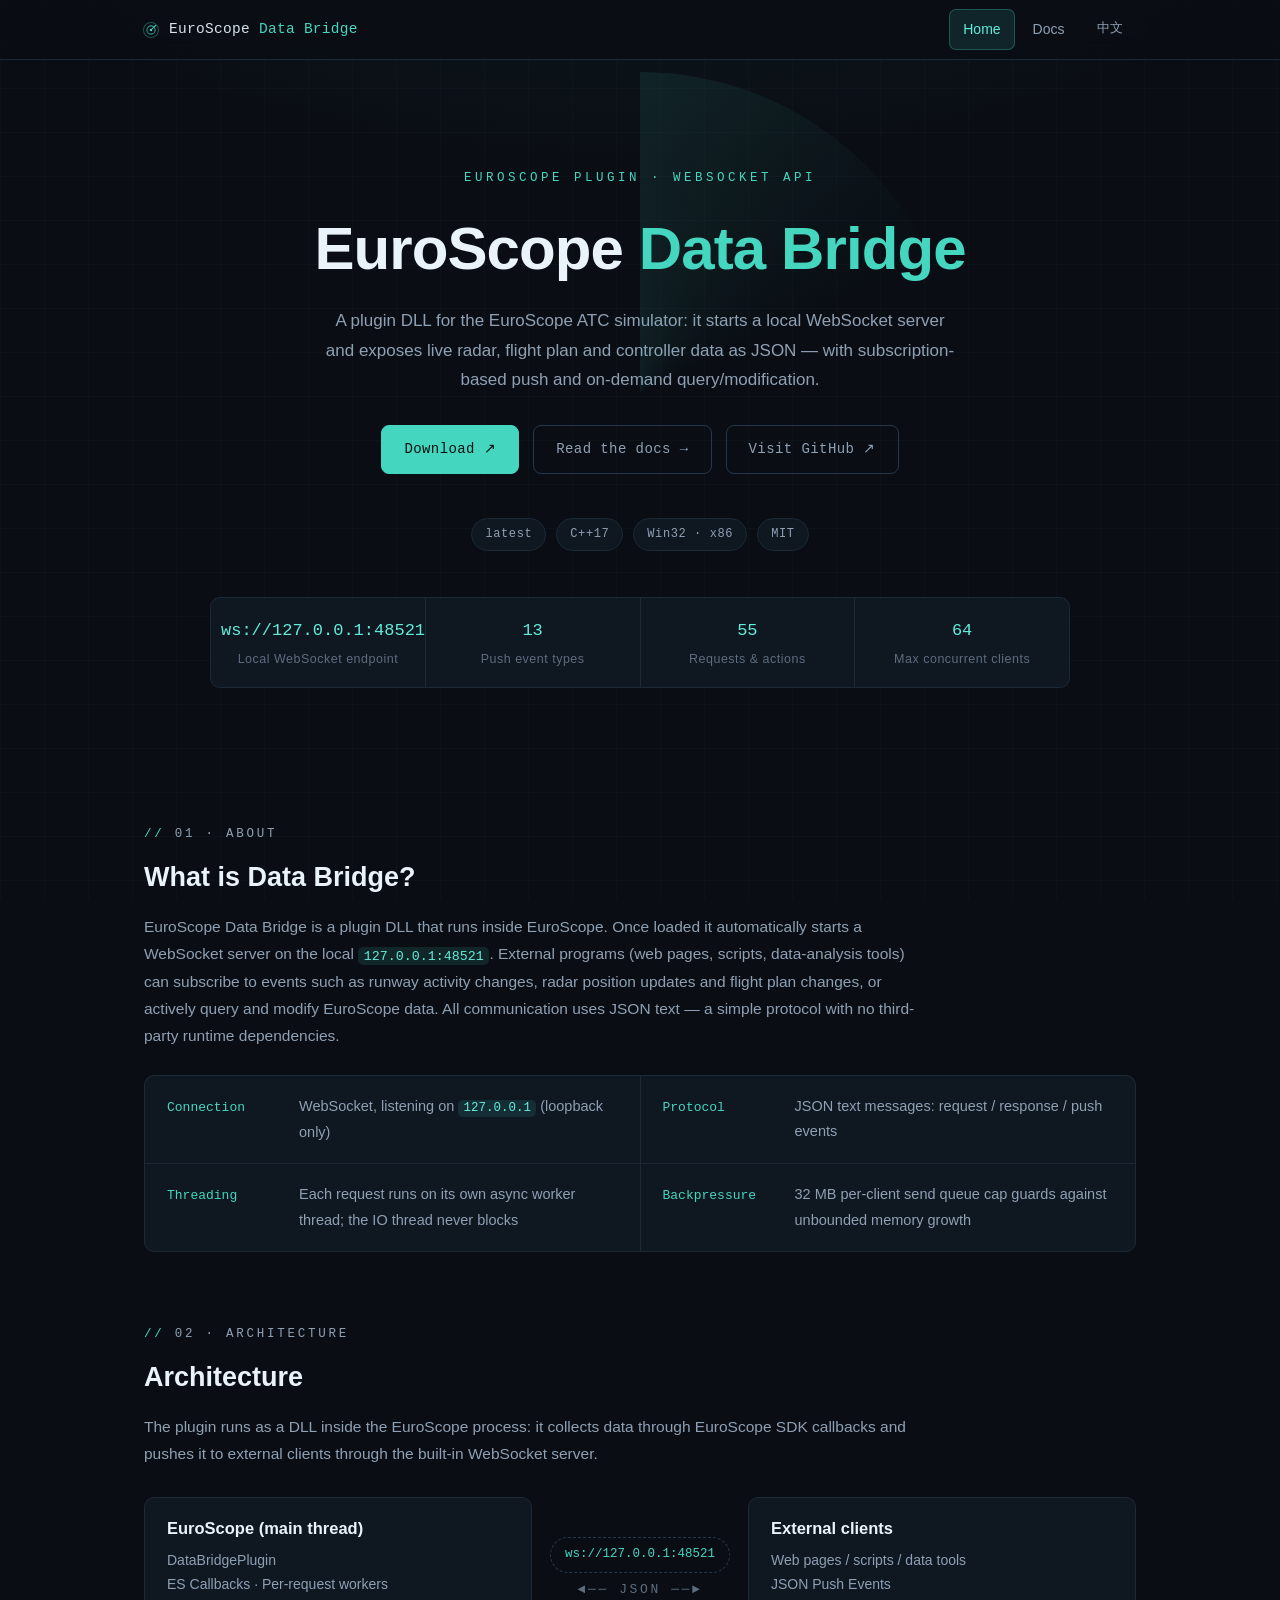
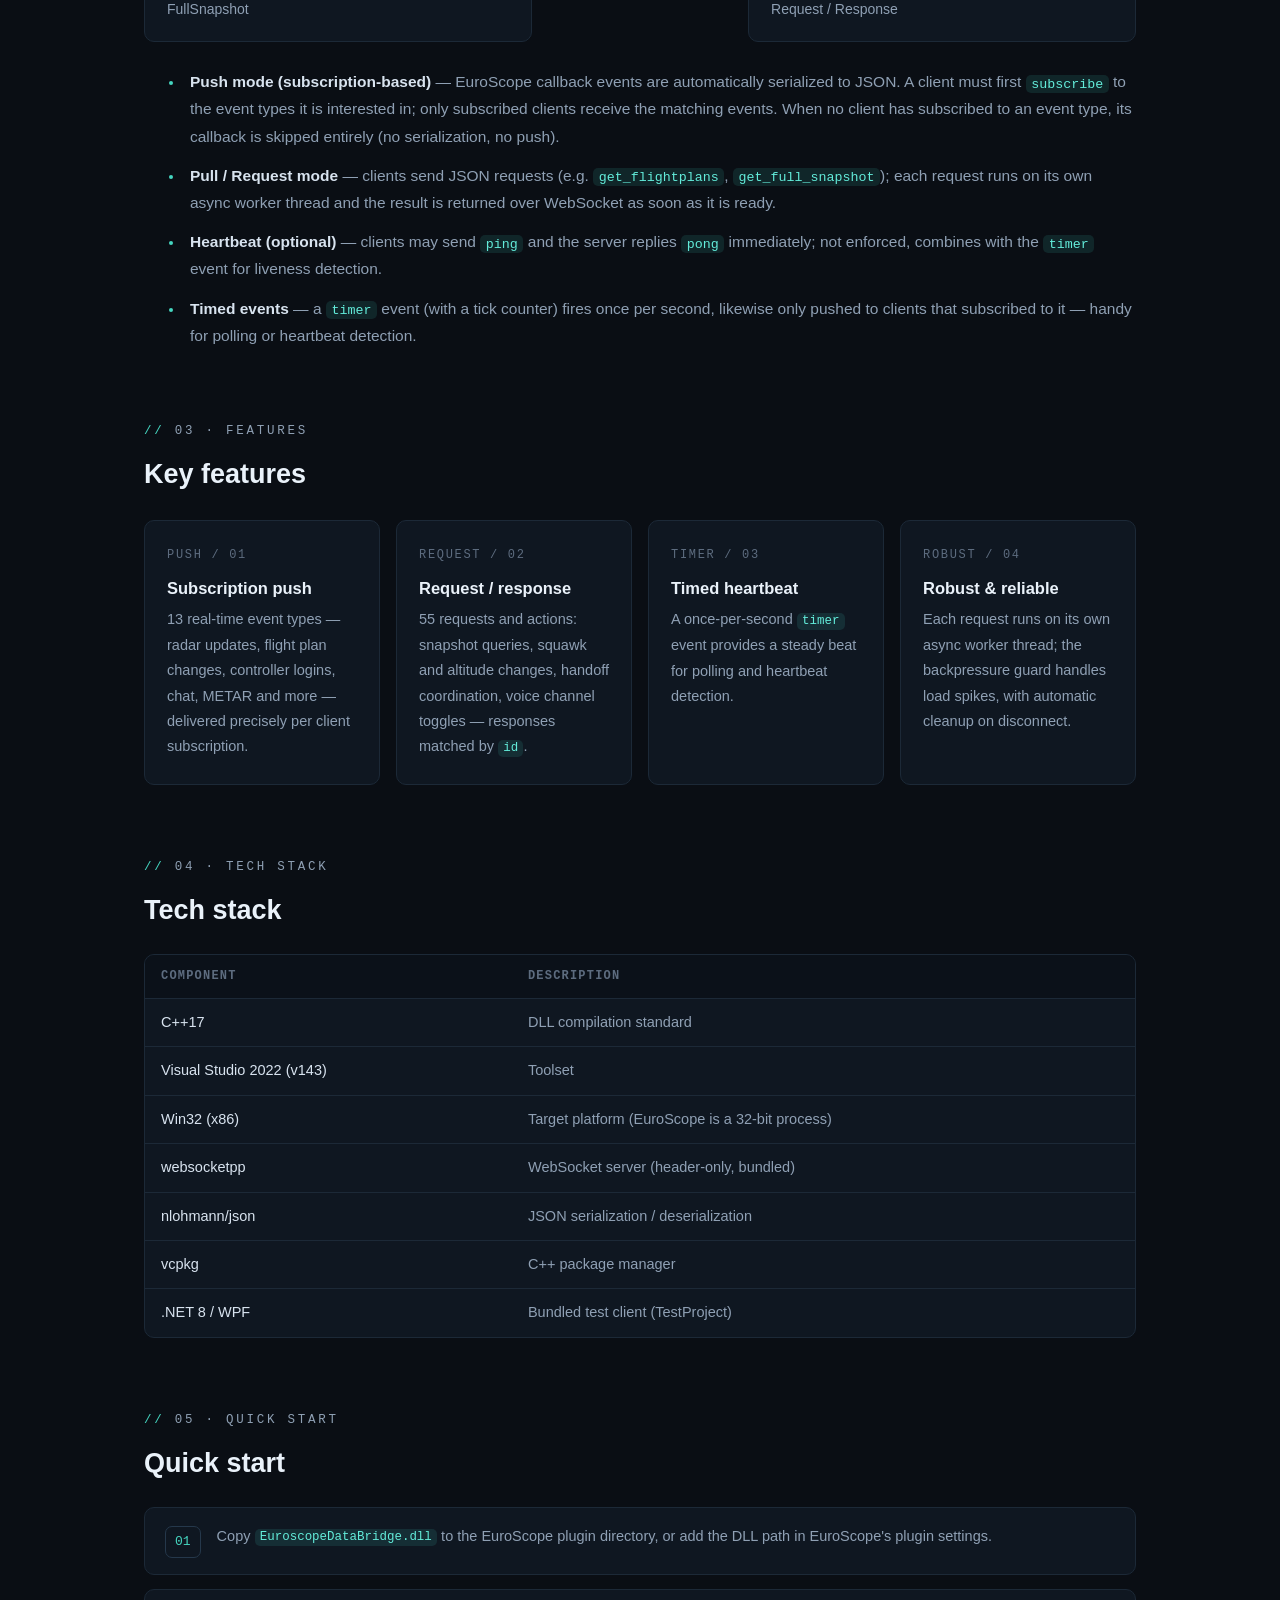
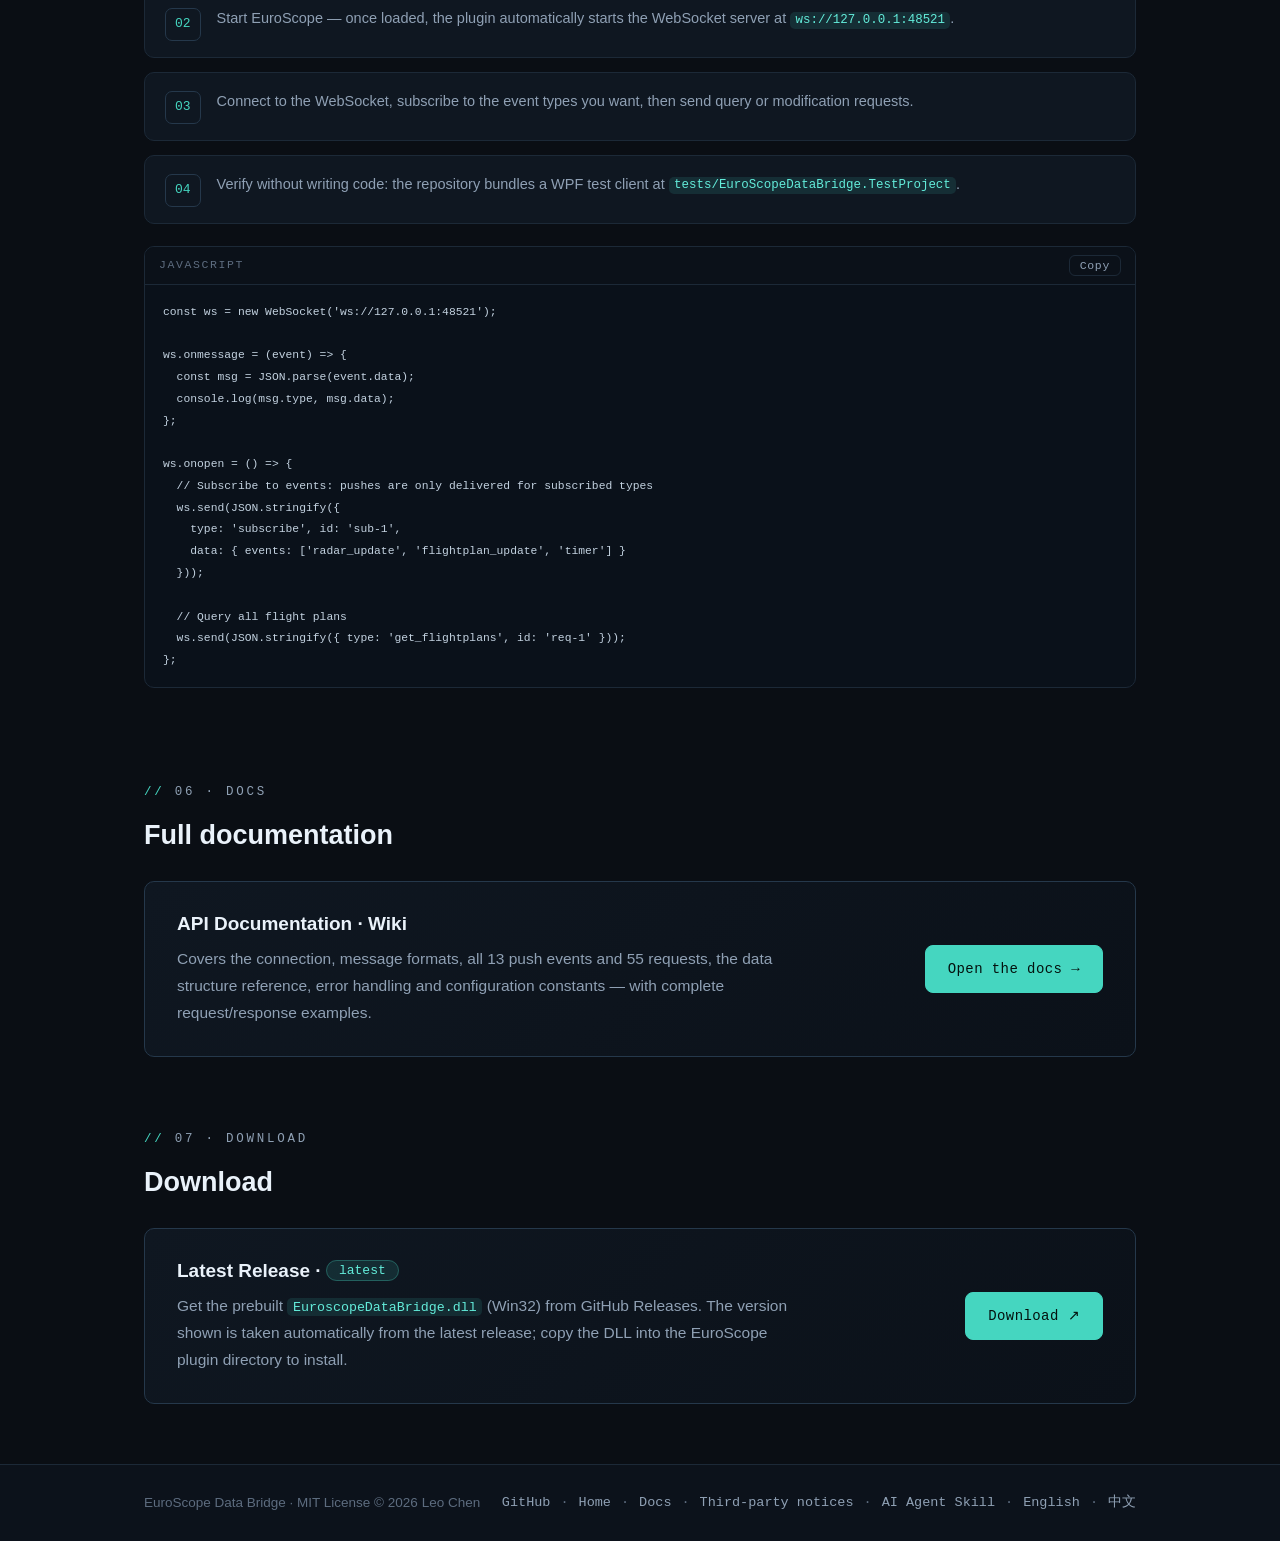
<file: page/index.html>
<!doctype html>
<html lang="zh-CN">
<head>
<meta charset="utf-8">
<meta name="viewport" content="width=device-width, initial-scale=1">
<title>EuroScope Data Bridge</title>
<meta name="description" content="EuroScope Data Bridge — local WebSocket API for live EuroScope flight data. 中 English / 中文 versions.">
<link rel="stylesheet" href="assets/style.css">
<script>
  // English is the default language.
  location.replace('en/index.html');
</script>
</head>
<body>
<div class="lang-chooser">
  <div class="hero">
    <p class="eyebrow">EuroScope Plugin · WebSocket API</p>
    <h1>EuroScope <span class="accent">Data Bridge</span></h1>
    <p class="hero-sub">Please choose your language · 请选择语言</p>
    <div class="hero-cta">
      <a class="btn" href="en/index.html">English</a>
      <a class="btn ghost" href="zh/index.html">中文</a>
    </div>
  </div>
</div>
</body>
</html>
</file>
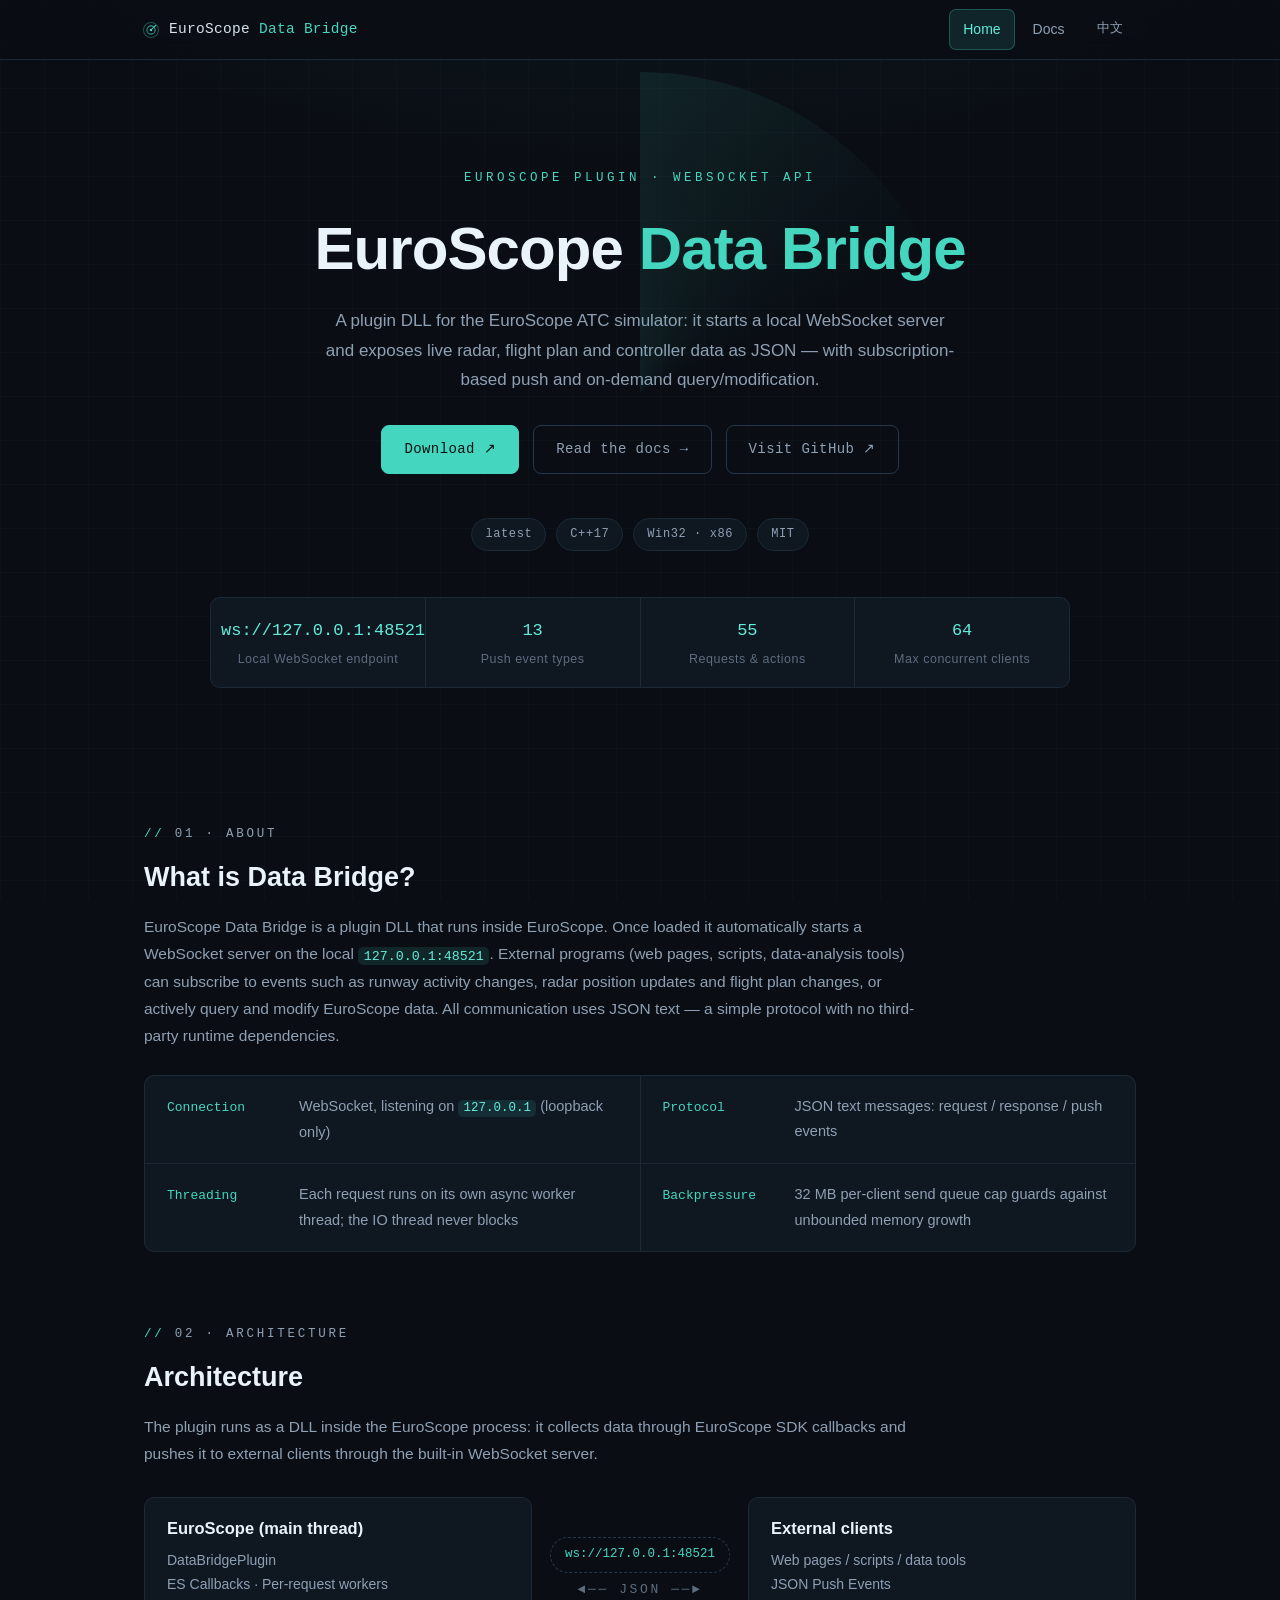
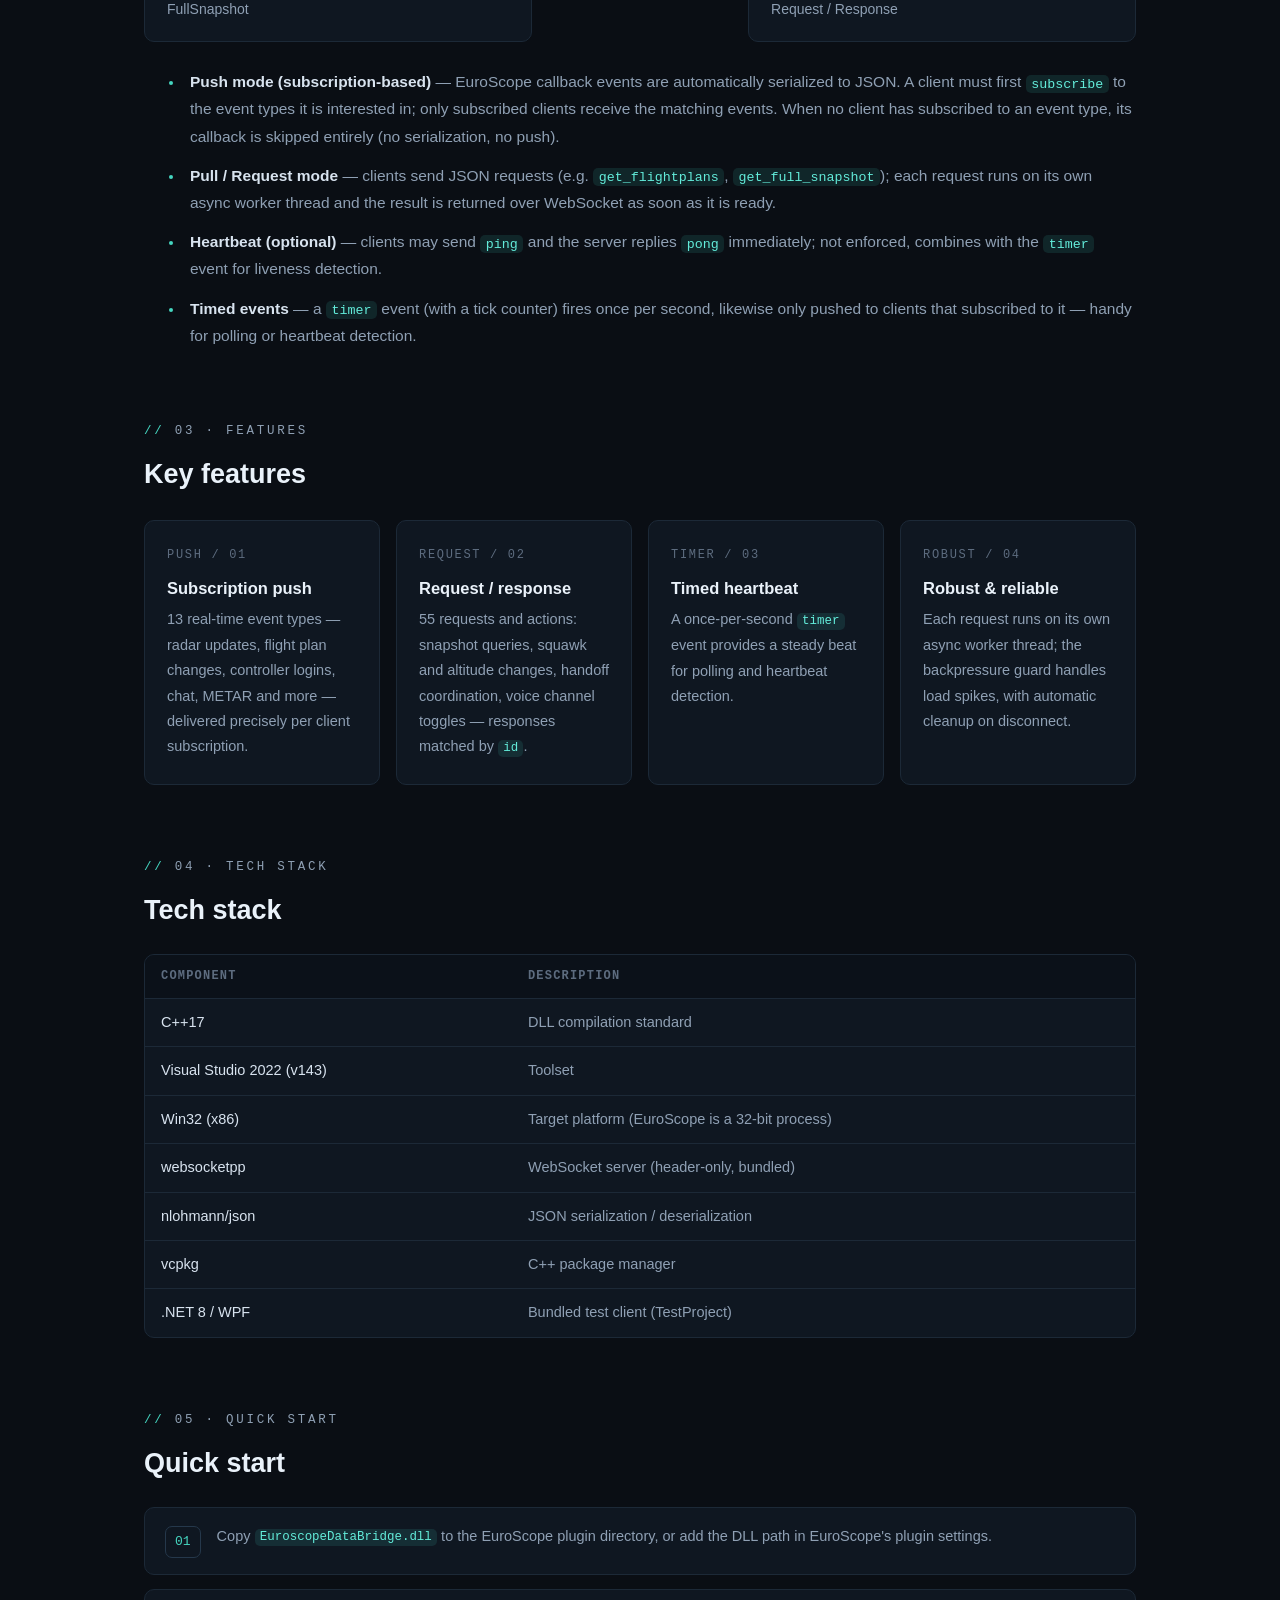
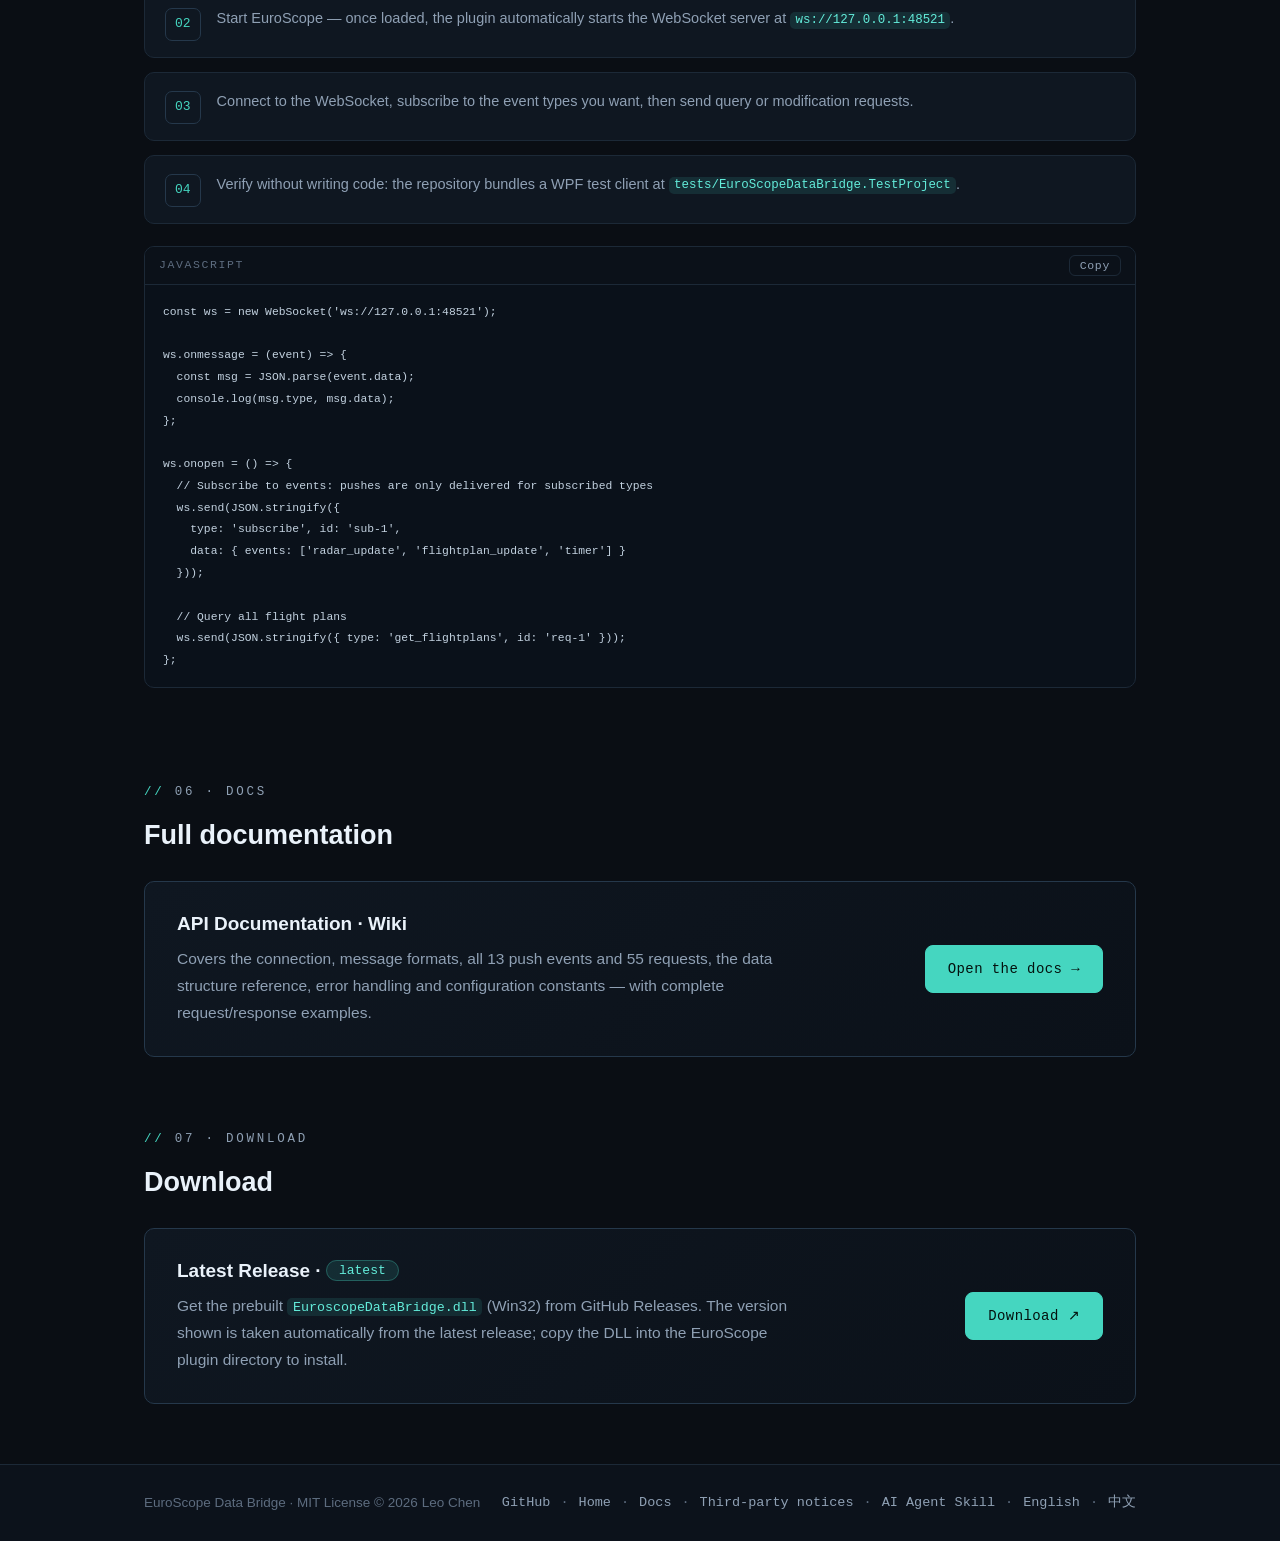
<file: page/en/index.html>
<!doctype html>
<html lang="en">
<head>
<meta charset="utf-8">
<meta name="viewport" content="width=device-width, initial-scale=1">
<title>EuroScope Data Bridge — Real-time flight data bridge plugin</title>
<meta name="description" content="EuroScope Data Bridge is a EuroScope ATC plugin DLL that exposes live flight data through a local WebSocket API (ws://127.0.0.1:48521), with subscription-based push and on-demand query/modification.">
<link rel="stylesheet" href="../assets/style.css">
</head>
<body class="home">
<header class="nav">
  <div class="nav-inner">
    <a class="brand" href="index.html">
      <svg viewBox="0 0 24 24" width="18" height="18" aria-hidden="true"><circle cx="12" cy="12" r="10" fill="none" stroke="currentColor" stroke-width="1.4" opacity="0.35"/><circle cx="12" cy="12" r="5.5" fill="none" stroke="currentColor" stroke-width="1.4" opacity="0.7"/><path d="M12 12 L18.6 5.4" stroke="currentColor" stroke-width="1.4"/><circle cx="12" cy="12" r="1.7" fill="currentColor"/></svg>
      <span class="brand-name">EuroScope <em>Data Bridge</em></span>
    </a>
    <nav class="nav-links">
      <a href="index.html" class="active">Home</a>
      <a href="wiki.html">Docs</a>
      <a class="nav-lang" href="../zh/index.html">中文</a>
    </nav>
  </div>
</header>

<main>
  <!-- ======================= Hero ======================= -->
  <section class="hero">
    <p class="eyebrow">EuroScope Plugin · WebSocket API</p>
    <h1>EuroScope <span class="accent">Data Bridge</span></h1>
    <p class="hero-sub">A plugin DLL for the EuroScope ATC simulator: it starts a local WebSocket server and exposes live radar, flight plan and controller data as JSON — with subscription-based push and on-demand query/modification.</p>
    <div class="hero-cta">
      <a class="btn" href="https://github.com/LeoChen98/EuroscopeDataBridge/releases/latest" target="_blank" rel="noopener">Download ↗</a>
      <a class="btn ghost" href="wiki.html">Read the docs →</a>
      <a class="btn ghost" href="https://github.com/LeoChen98/EuroscopeDataBridge" target="_blank" rel="noopener">Visit GitHub ↗</a>
    </div>
    <div class="badges">
      <span class="badge" data-version>latest</span>
      <span class="badge">C++17</span>
      <span class="badge">Win32 · x86</span>
      <span class="badge">MIT</span>
    </div>
    <div class="hero-stats">
      <div class="stat"><span class="stat-v">ws://127.0.0.1:48521</span><span class="stat-k">Local WebSocket endpoint</span></div>
      <div class="stat"><span class="stat-v">13</span><span class="stat-k">Push event types</span></div>
      <div class="stat"><span class="stat-v">55</span><span class="stat-k">Requests &amp; actions</span></div>
      <div class="stat"><span class="stat-v">64</span><span class="stat-k">Max concurrent clients</span></div>
    </div>
  </section>

  <!-- ======================= 01 About ======================= -->
  <section class="sec" id="about">
    <p class="sec-label">01 · About</p>
    <h2>What is Data Bridge?</h2>
    <p>EuroScope Data Bridge is a plugin DLL that runs inside EuroScope. Once loaded it automatically starts a WebSocket server on the local <code>127.0.0.1:48521</code>. External programs (web pages, scripts, data-analysis tools) can subscribe to events such as runway activity changes, radar position updates and flight plan changes, or actively query and modify EuroScope data. All communication uses JSON text — a simple protocol with no third-party runtime dependencies.</p>
    <div class="about-grid">
      <div class="about-item"><span class="k">Connection</span><span class="v">WebSocket, listening on <code>127.0.0.1</code> (loopback only)</span></div>
      <div class="about-item"><span class="k">Protocol</span><span class="v">JSON text messages: request / response / push events</span></div>
      <div class="about-item"><span class="k">Threading</span><span class="v">Each request runs on its own async worker thread; the IO thread never blocks</span></div>
      <div class="about-item"><span class="k">Backpressure</span><span class="v">32 MB per-client send queue cap guards against unbounded memory growth</span></div>
    </div>
  </section>

  <!-- ======================= 02 Architecture ======================= -->
  <section class="sec" id="architecture">
    <p class="sec-label">02 · Architecture</p>
    <h2>Architecture</h2>
    <p>The plugin runs as a DLL inside the EuroScope process: it collects data through EuroScope SDK callbacks and pushes it to external clients through the built-in WebSocket server.</p>
    <div class="diagram">
      <div class="diagram-node">
        <h3>EuroScope (main thread)</h3>
        <p>DataBridgePlugin<br>ES Callbacks · Per-request workers<br>FullSnapshot</p>
      </div>
      <div class="diagram-link">
        <span class="wire">ws://127.0.0.1:48521</span>
        <span class="arr">◄── JSON ──►</span>
      </div>
      <div class="diagram-node">
        <h3>External clients</h3>
        <p>Web pages / scripts / data tools<br>JSON Push Events<br>Request / Response</p>
      </div>
    </div>
    <ul class="mode-list">
      <li><strong>Push mode (subscription-based)</strong> — EuroScope callback events are automatically serialized to JSON. A client must first <code>subscribe</code> to the event types it is interested in; only subscribed clients receive the matching events. When no client has subscribed to an event type, its callback is skipped entirely (no serialization, no push).</li>
      <li><strong>Pull / Request mode</strong> — clients send JSON requests (e.g. <code>get_flightplans</code>, <code>get_full_snapshot</code>); each request runs on its own async worker thread and the result is returned over WebSocket as soon as it is ready.</li>
      <li><strong>Heartbeat (optional)</strong> — clients may send <code>ping</code> and the server replies <code>pong</code> immediately; not enforced, combines with the <code>timer</code> event for liveness detection.</li>
      <li><strong>Timed events</strong> — a <code>timer</code> event (with a tick counter) fires once per second, likewise only pushed to clients that subscribed to it — handy for polling or heartbeat detection.</li>
    </ul>
  </section>

  <!-- ======================= 03 Features ======================= -->
  <section class="sec" id="features">
    <p class="sec-label">03 · Features</p>
    <h2>Key features</h2>
    <div class="cards">
      <div class="card">
        <span class="idx">PUSH / 01</span>
        <h3>Subscription push</h3>
        <p>13 real-time event types — radar updates, flight plan changes, controller logins, chat, METAR and more — delivered precisely per client subscription.</p>
      </div>
      <div class="card">
        <span class="idx">REQUEST / 02</span>
        <h3>Request / response</h3>
        <p>55 requests and actions: snapshot queries, squawk and altitude changes, handoff coordination, voice channel toggles — responses matched by <code>id</code>.</p>
      </div>
      <div class="card">
        <span class="idx">TIMER / 03</span>
        <h3>Timed heartbeat</h3>
        <p>A once-per-second <code>timer</code> event provides a steady beat for polling and heartbeat detection.</p>
      </div>
      <div class="card">
        <span class="idx">ROBUST / 04</span>
        <h3>Robust &amp; reliable</h3>
        <p>Each request runs on its own async worker thread; the backpressure guard handles load spikes, with automatic cleanup on disconnect.</p>
      </div>
    </div>
  </section>

  <!-- ======================= 04 Tech stack ======================= -->
  <section class="sec" id="stack">
    <p class="sec-label">04 · Tech stack</p>
    <h2>Tech stack</h2>
    <div class="table-wrap">
      <table>
        <thead><tr><th>Component</th><th>Description</th></tr></thead>
        <tbody>
          <tr><th>C++17</th><td>DLL compilation standard</td></tr>
          <tr><th>Visual Studio 2022 (v143)</th><td>Toolset</td></tr>
          <tr><th>Win32 (x86)</th><td>Target platform (EuroScope is a 32-bit process)</td></tr>
          <tr><th>websocketpp</th><td>WebSocket server (header-only, bundled)</td></tr>
          <tr><th>nlohmann/json</th><td>JSON serialization / deserialization</td></tr>
          <tr><th>vcpkg</th><td>C++ package manager</td></tr>
          <tr><th>.NET 8 / WPF</th><td>Bundled test client (TestProject)</td></tr>
        </tbody>
      </table>
    </div>
  </section>

  <!-- ======================= 05 Quick start ======================= -->
  <section class="sec" id="quickstart">
    <p class="sec-label">05 · Quick start</p>
    <h2>Quick start</h2>
    <div class="steps">
      <div class="step"><p>Copy <code>EuroscopeDataBridge.dll</code> to the EuroScope plugin directory, or add the DLL path in EuroScope's plugin settings.</p></div>
      <div class="step"><p>Start EuroScope — once loaded, the plugin automatically starts the WebSocket server at <code>ws://127.0.0.1:48521</code>.</p></div>
      <div class="step"><p>Connect to the WebSocket, subscribe to the event types you want, then send query or modification requests.</p></div>
      <div class="step"><p>Verify without writing code: the repository bundles a WPF test client at <code>tests/EuroScopeDataBridge.TestProject</code>.</p></div>
    </div>
    <div class="code-block">
      <div class="code-head"><span class="code-lang">JavaScript</span><button class="code-copy" type="button" aria-label="Copy">Copy</button></div>
      <pre><code>const ws = new WebSocket('ws://127.0.0.1:48521');

ws.onmessage = (event) =&gt; {
  const msg = JSON.parse(event.data);
  console.log(msg.type, msg.data);
};

ws.onopen = () =&gt; {
  // Subscribe to events: pushes are only delivered for subscribed types
  ws.send(JSON.stringify({
    type: 'subscribe', id: 'sub-1',
    data: { events: ['radar_update', 'flightplan_update', 'timer'] }
  }));

  // Query all flight plans
  ws.send(JSON.stringify({ type: 'get_flightplans', id: 'req-1' }));
};</code></pre>
    </div>
  </section>

  <!-- ======================= 06 Docs ======================= -->
  <section class="sec" id="docs">
    <p class="sec-label">06 · Docs</p>
    <h2>Full documentation</h2>
    <div class="docs-card">
      <div>
        <h3>API Documentation · Wiki</h3>
        <p>Covers the connection, message formats, all 13 push events and 55 requests, the data structure reference, error handling and configuration constants — with complete request/response examples.</p>
      </div>
      <a class="btn" href="wiki.html">Open the docs →</a>
    </div>
  </section>
  <!-- ======================= 07 Download ======================= -->
  <section class="sec" id="download">
    <p class="sec-label">07 · Download</p>
    <h2>Download</h2>
    <div class="docs-card">
      <div>
        <h3>Latest Release · <span class="ver-chip" data-version>latest</span></h3>
        <p>Get the prebuilt <code>EuroscopeDataBridge.dll</code> (Win32) from GitHub Releases. The version shown is taken automatically from the latest release; copy the DLL into the EuroScope plugin directory to install.</p>
      </div>
      <a class="btn" href="https://github.com/LeoChen98/EuroscopeDataBridge/releases/latest" target="_blank" rel="noopener">Download ↗</a>
    </div>
  </section>
</main>

<footer class="foot">
  <div class="foot-inner">
    <p>EuroScope Data Bridge · MIT License © <span data-year>2026</span> Leo Chen</p>
    <p class="foot-links">
      <a href="https://github.com/LeoChen98/EuroscopeDataBridge" target="_blank" rel="noopener">GitHub</a>
      <span>·</span>
      <a href="index.html">Home</a>
      <span>·</span>
      <a href="wiki.html">Docs</a>
      <span>·</span>
      <a href="https://github.com/LeoChen98/EuroscopeDataBridge/blob/main/THIRD_PARTY_NOTICES.md" target="_blank" rel="noopener">Third-party notices</a>
      <span>·</span>
      <a href="https://github.com/LeoChen98/EuroscopeDataBridge/blob/main/docs/API_REFERENCE_SKILL.md" target="_blank" rel="noopener">AI Agent Skill</a>
      <span>·</span>
      <a href="../en/index.html">English</a>
      <span>·</span>
      <a href="../zh/index.html">中文</a>
    </p>
  </div>
</footer>

<button class="to-top" id="toTop" type="button" aria-label="Back to top">↑</button>
<script src="../assets/script.js"></script>
</body>
</html>
</file>
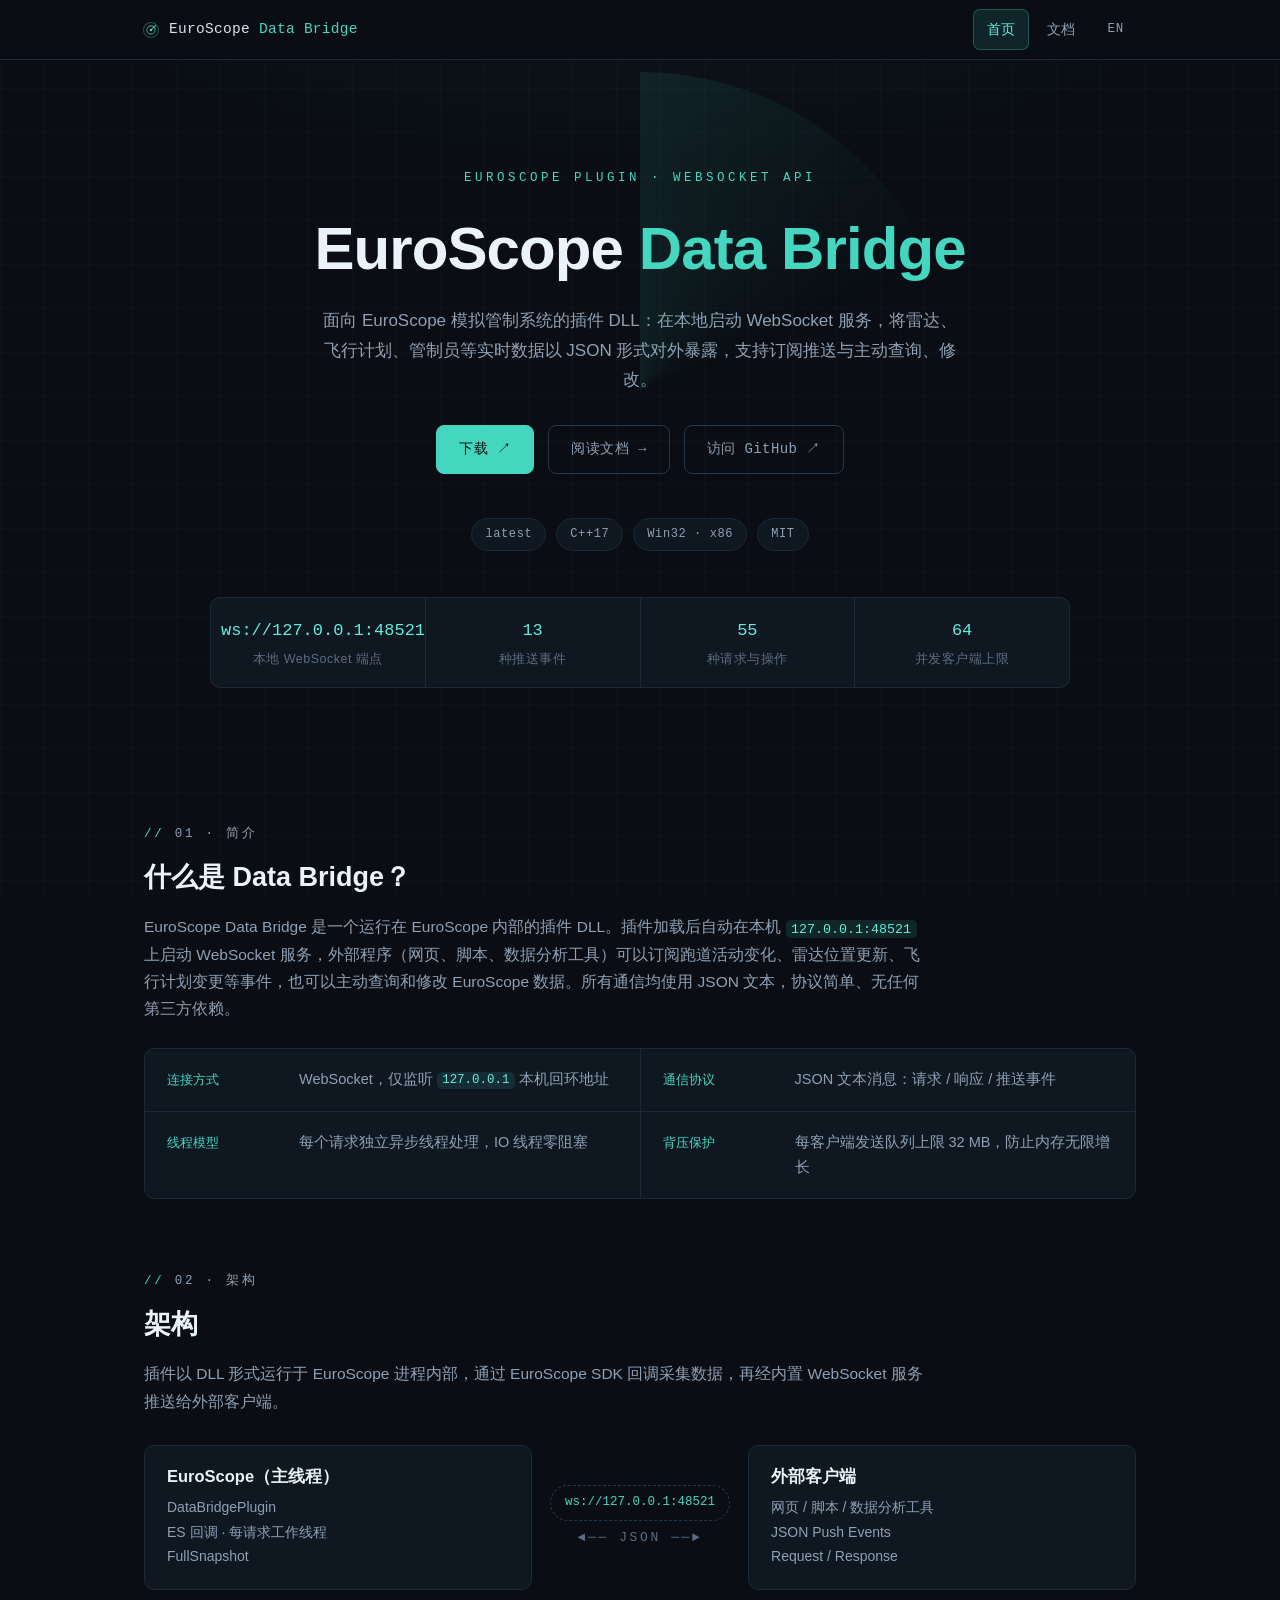
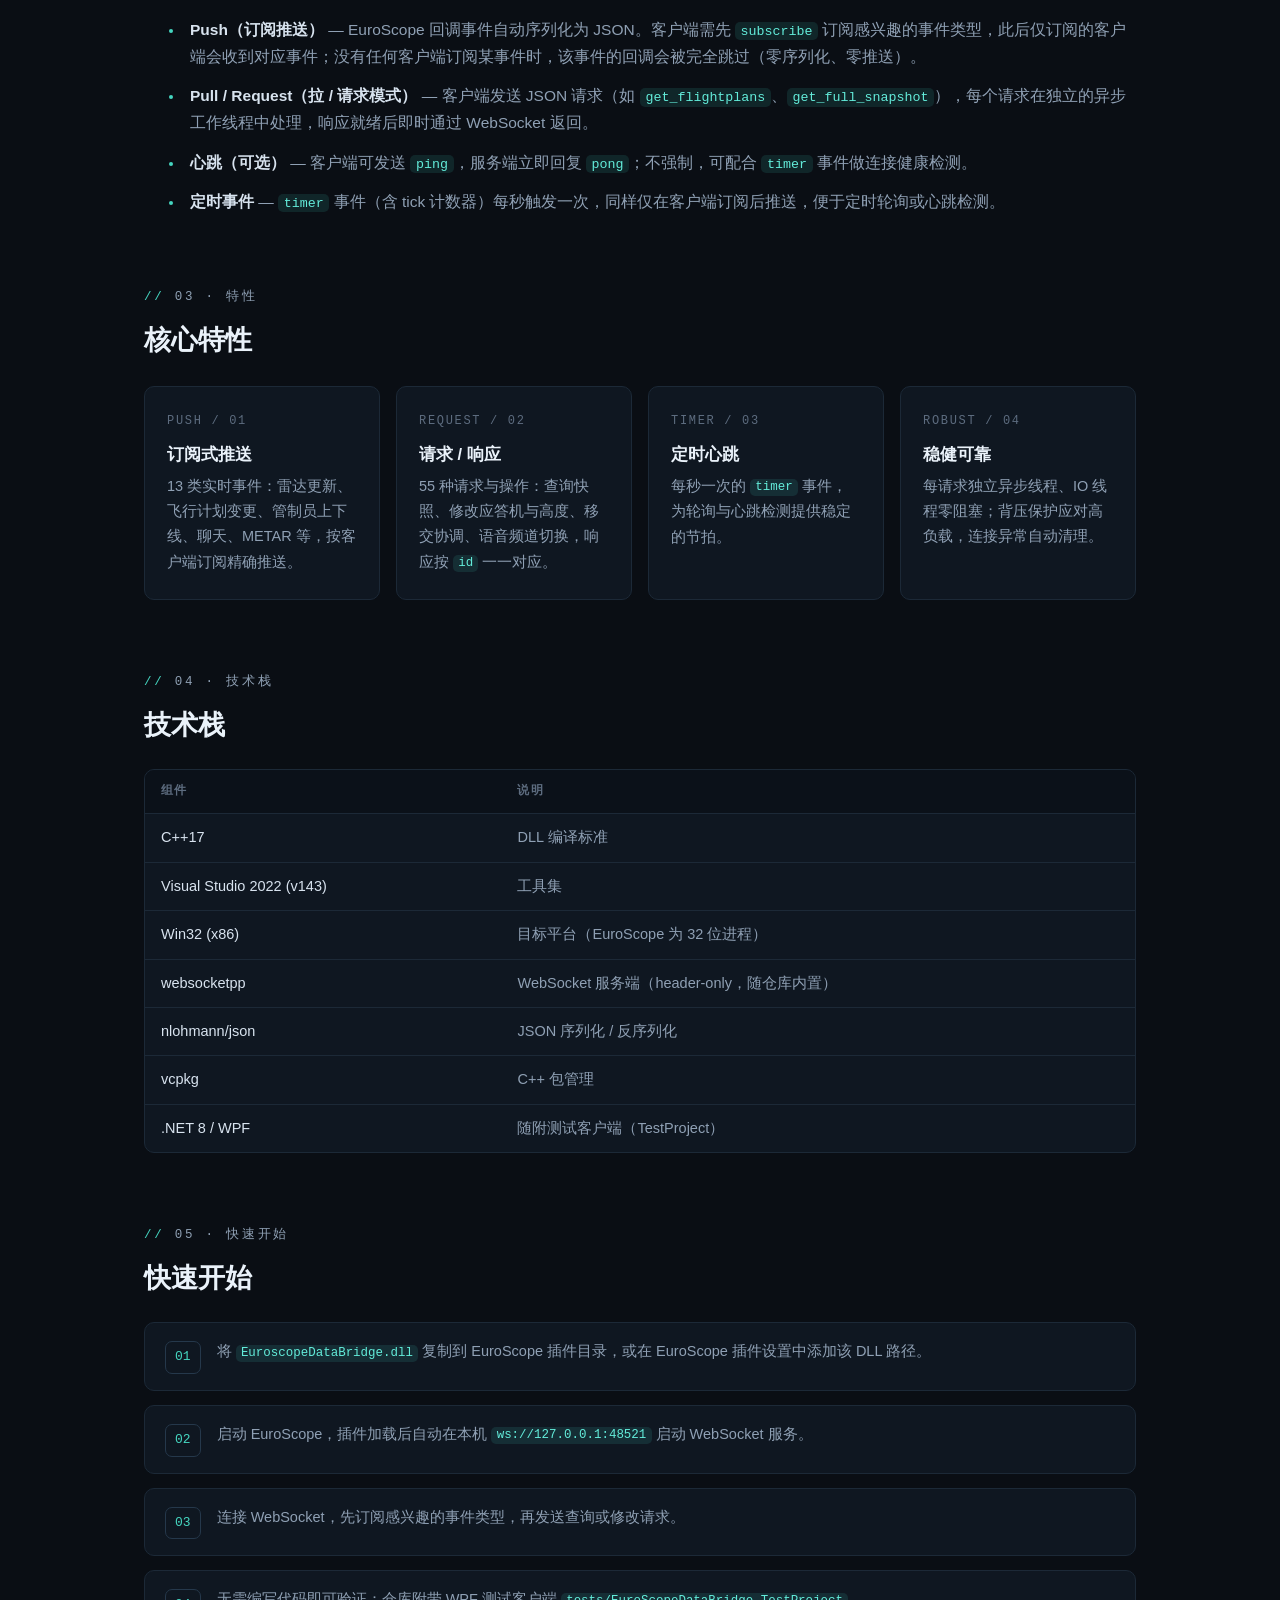
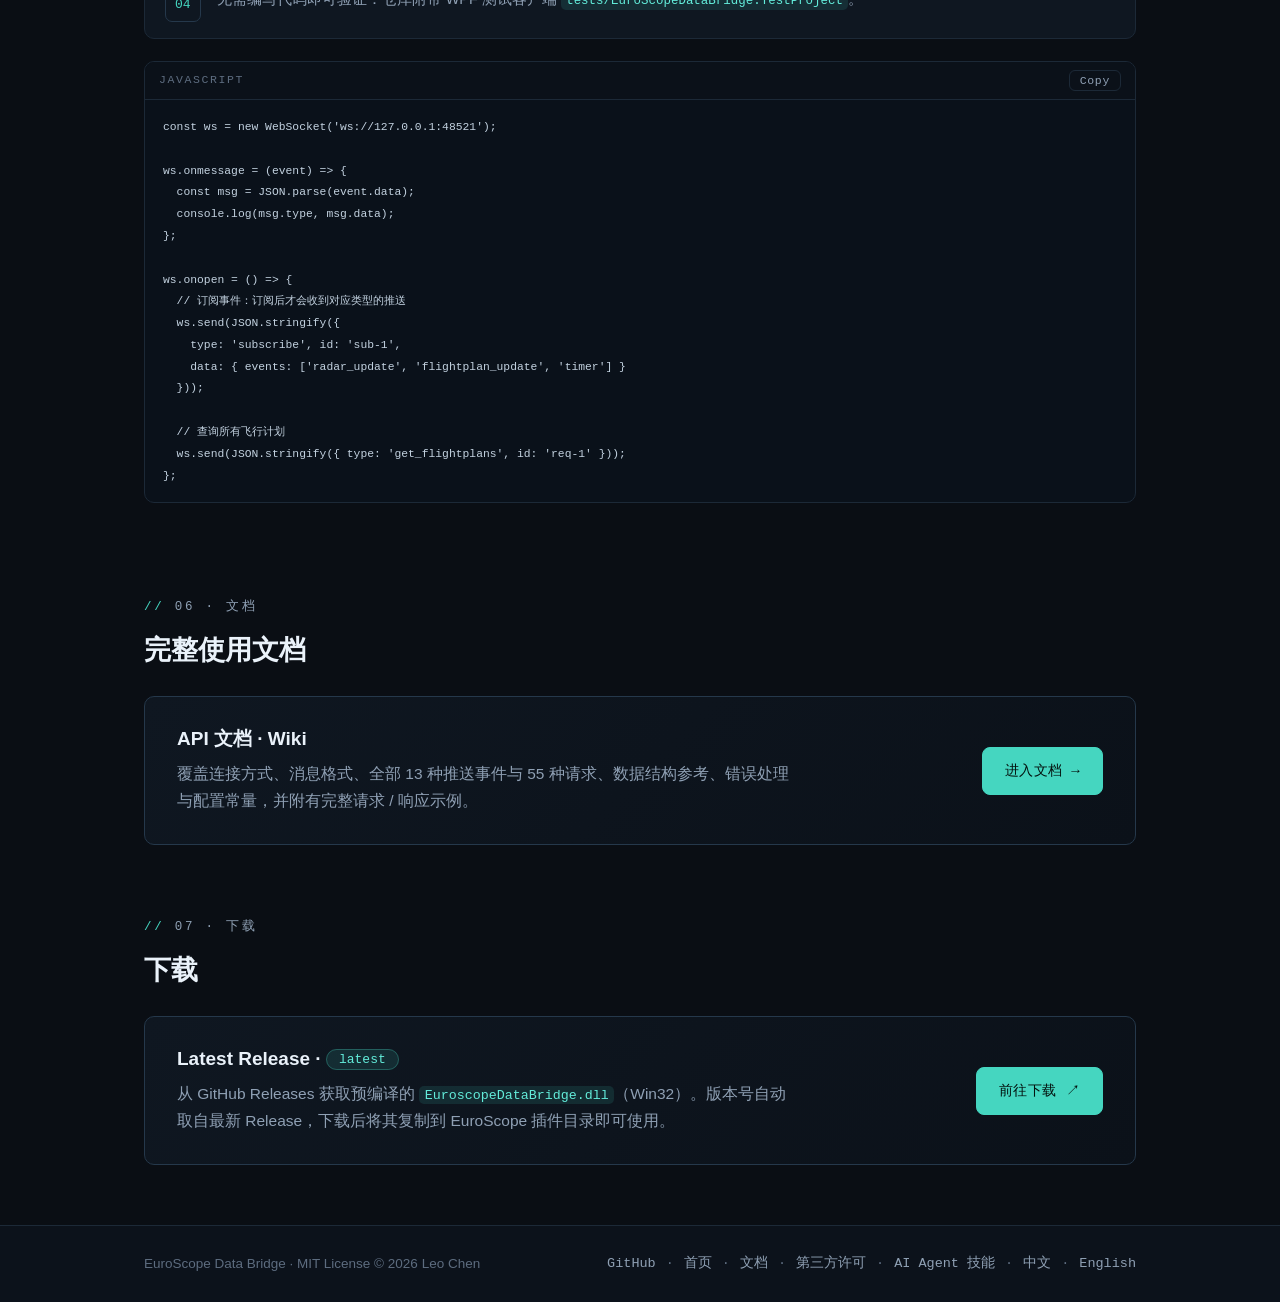
<file: page/zh/index.html>
<!doctype html>
<html lang="zh-CN">
<head>
<meta charset="utf-8">
<meta name="viewport" content="width=device-width, initial-scale=1">
<title>EuroScope Data Bridge — 实时飞行数据桥接插件</title>
<meta name="description" content="EuroScope Data Bridge 是一个 EuroScope 模拟管制插件 DLL，通过本地 WebSocket API（ws://127.0.0.1:48521）对外暴露实时飞行数据，支持订阅推送与主动查询修改。">
<link rel="stylesheet" href="../assets/style.css">
</head>
<body class="home">
<header class="nav">
  <div class="nav-inner">
    <a class="brand" href="index.html">
      <svg viewBox="0 0 24 24" width="18" height="18" aria-hidden="true"><circle cx="12" cy="12" r="10" fill="none" stroke="currentColor" stroke-width="1.4" opacity="0.35"/><circle cx="12" cy="12" r="5.5" fill="none" stroke="currentColor" stroke-width="1.4" opacity="0.7"/><path d="M12 12 L18.6 5.4" stroke="currentColor" stroke-width="1.4"/><circle cx="12" cy="12" r="1.7" fill="currentColor"/></svg>
      <span class="brand-name">EuroScope <em>Data Bridge</em></span>
    </a>
    <nav class="nav-links">
      <a href="index.html" class="active">首页</a>
      <a href="wiki.html">文档</a>
      <a class="nav-lang" href="../en/index.html">EN</a>
    </nav>
  </div>
</header>

<main>
  <!-- ======================= Hero ======================= -->
  <section class="hero">
    <p class="eyebrow">EuroScope Plugin · WebSocket API</p>
    <h1>EuroScope <span class="accent">Data Bridge</span></h1>
    <p class="hero-sub">面向 EuroScope 模拟管制系统的插件 DLL：在本地启动 WebSocket 服务，将雷达、飞行计划、管制员等实时数据以 JSON 形式对外暴露，支持订阅推送与主动查询、修改。</p>
    <div class="hero-cta">
      <a class="btn" href="https://github.com/LeoChen98/EuroscopeDataBridge/releases/latest" target="_blank" rel="noopener">下载 ↗</a>
      <a class="btn ghost" href="wiki.html">阅读文档 →</a>
      <a class="btn ghost" href="https://github.com/LeoChen98/EuroscopeDataBridge" target="_blank" rel="noopener">访问 GitHub ↗</a>
    </div>
    <div class="badges">
      <span class="badge" data-version>latest</span>
      <span class="badge">C++17</span>
      <span class="badge">Win32 · x86</span>
      <span class="badge">MIT</span>
    </div>
    <div class="hero-stats">
      <div class="stat"><span class="stat-v">ws://127.0.0.1:48521</span><span class="stat-k">本地 WebSocket 端点</span></div>
      <div class="stat"><span class="stat-v">13</span><span class="stat-k">种推送事件</span></div>
      <div class="stat"><span class="stat-v">55</span><span class="stat-k">种请求与操作</span></div>
      <div class="stat"><span class="stat-v">64</span><span class="stat-k">并发客户端上限</span></div>
    </div>
  </section>

  <!-- ======================= 01 简介 ======================= -->
  <section class="sec" id="about">
    <p class="sec-label">01 · 简介</p>
    <h2>什么是 Data Bridge？</h2>
    <p>EuroScope Data Bridge 是一个运行在 EuroScope 内部的插件 DLL。插件加载后自动在本机 <code>127.0.0.1:48521</code> 上启动 WebSocket 服务，外部程序（网页、脚本、数据分析工具）可以订阅跑道活动变化、雷达位置更新、飞行计划变更等事件，也可以主动查询和修改 EuroScope 数据。所有通信均使用 JSON 文本，协议简单、无任何第三方依赖。</p>
    <div class="about-grid">
      <div class="about-item"><span class="k">连接方式</span><span class="v">WebSocket，仅监听 <code>127.0.0.1</code> 本机回环地址</span></div>
      <div class="about-item"><span class="k">通信协议</span><span class="v">JSON 文本消息：请求 / 响应 / 推送事件</span></div>
      <div class="about-item"><span class="k">线程模型</span><span class="v">每个请求独立异步线程处理，IO 线程零阻塞</span></div>
      <div class="about-item"><span class="k">背压保护</span><span class="v">每客户端发送队列上限 32 MB，防止内存无限增长</span></div>
    </div>
  </section>

  <!-- ======================= 02 架构 ======================= -->
  <section class="sec" id="architecture">
    <p class="sec-label">02 · 架构</p>
    <h2>架构</h2>
    <p>插件以 DLL 形式运行于 EuroScope 进程内部，通过 EuroScope SDK 回调采集数据，再经内置 WebSocket 服务推送给外部客户端。</p>
    <div class="diagram">
      <div class="diagram-node">
        <h3>EuroScope（主线程）</h3>
        <p>DataBridgePlugin<br>ES 回调 · 每请求工作线程<br>FullSnapshot</p>
      </div>
      <div class="diagram-link">
        <span class="wire">ws://127.0.0.1:48521</span>
        <span class="arr">◄── JSON ──►</span>
      </div>
      <div class="diagram-node">
        <h3>外部客户端</h3>
        <p>网页 / 脚本 / 数据分析工具<br>JSON Push Events<br>Request / Response</p>
      </div>
    </div>
    <ul class="mode-list">
      <li><strong>Push（订阅推送）</strong> — EuroScope 回调事件自动序列化为 JSON。客户端需先 <code>subscribe</code> 订阅感兴趣的事件类型，此后仅订阅的客户端会收到对应事件；没有任何客户端订阅某事件时，该事件的回调会被完全跳过（零序列化、零推送）。</li>
      <li><strong>Pull / Request（拉 / 请求模式）</strong> — 客户端发送 JSON 请求（如 <code>get_flightplans</code>、<code>get_full_snapshot</code>），每个请求在独立的异步工作线程中处理，响应就绪后即时通过 WebSocket 返回。</li>
      <li><strong>心跳（可选）</strong> — 客户端可发送 <code>ping</code>，服务端立即回复 <code>pong</code>；不强制，可配合 <code>timer</code> 事件做连接健康检测。</li>
      <li><strong>定时事件</strong> — <code>timer</code> 事件（含 tick 计数器）每秒触发一次，同样仅在客户端订阅后推送，便于定时轮询或心跳检测。</li>
    </ul>
  </section>

  <!-- ======================= 03 特性 ======================= -->
  <section class="sec" id="features">
    <p class="sec-label">03 · 特性</p>
    <h2>核心特性</h2>
    <div class="cards">
      <div class="card">
        <span class="idx">PUSH / 01</span>
        <h3>订阅式推送</h3>
        <p>13 类实时事件：雷达更新、飞行计划变更、管制员上下线、聊天、METAR 等，按客户端订阅精确推送。</p>
      </div>
      <div class="card">
        <span class="idx">REQUEST / 02</span>
        <h3>请求 / 响应</h3>
        <p>55 种请求与操作：查询快照、修改应答机与高度、移交协调、语音频道切换，响应按 <code>id</code> 一一对应。</p>
      </div>
      <div class="card">
        <span class="idx">TIMER / 03</span>
        <h3>定时心跳</h3>
        <p>每秒一次的 <code>timer</code> 事件，为轮询与心跳检测提供稳定的节拍。</p>
      </div>
      <div class="card">
        <span class="idx">ROBUST / 04</span>
        <h3>稳健可靠</h3>
        <p>每请求独立异步线程、IO 线程零阻塞；背压保护应对高负载，连接异常自动清理。</p>
      </div>
    </div>
  </section>

  <!-- ======================= 04 技术栈 ======================= -->
  <section class="sec" id="stack">
    <p class="sec-label">04 · 技术栈</p>
    <h2>技术栈</h2>
    <div class="table-wrap">
      <table>
        <thead><tr><th>组件</th><th>说明</th></tr></thead>
        <tbody>
          <tr><th>C++17</th><td>DLL 编译标准</td></tr>
          <tr><th>Visual Studio 2022 (v143)</th><td>工具集</td></tr>
          <tr><th>Win32 (x86)</th><td>目标平台（EuroScope 为 32 位进程）</td></tr>
          <tr><th>websocketpp</th><td>WebSocket 服务端（header-only，随仓库内置）</td></tr>
          <tr><th>nlohmann/json</th><td>JSON 序列化 / 反序列化</td></tr>
          <tr><th>vcpkg</th><td>C++ 包管理</td></tr>
          <tr><th>.NET 8 / WPF</th><td>随附测试客户端（TestProject）</td></tr>
        </tbody>
      </table>
    </div>
  </section>

  <!-- ======================= 05 快速开始 ======================= -->
  <section class="sec" id="quickstart">
    <p class="sec-label">05 · 快速开始</p>
    <h2>快速开始</h2>
    <div class="steps">
      <div class="step"><p>将 <code>EuroscopeDataBridge.dll</code> 复制到 EuroScope 插件目录，或在 EuroScope 插件设置中添加该 DLL 路径。</p></div>
      <div class="step"><p>启动 EuroScope，插件加载后自动在本机 <code>ws://127.0.0.1:48521</code> 启动 WebSocket 服务。</p></div>
      <div class="step"><p>连接 WebSocket，先订阅感兴趣的事件类型，再发送查询或修改请求。</p></div>
      <div class="step"><p>无需编写代码即可验证：仓库附带 WPF 测试客户端 <code>tests/EuroScopeDataBridge.TestProject</code>。</p></div>
    </div>
    <div class="code-block">
      <div class="code-head"><span class="code-lang">JavaScript</span><button class="code-copy" type="button" aria-label="Copy">Copy</button></div>
      <pre><code>const ws = new WebSocket('ws://127.0.0.1:48521');

ws.onmessage = (event) =&gt; {
  const msg = JSON.parse(event.data);
  console.log(msg.type, msg.data);
};

ws.onopen = () =&gt; {
  // 订阅事件：订阅后才会收到对应类型的推送
  ws.send(JSON.stringify({
    type: 'subscribe', id: 'sub-1',
    data: { events: ['radar_update', 'flightplan_update', 'timer'] }
  }));

  // 查询所有飞行计划
  ws.send(JSON.stringify({ type: 'get_flightplans', id: 'req-1' }));
};</code></pre>
    </div>
  </section>

  <!-- ======================= 06 文档 ======================= -->
  <section class="sec" id="docs">
    <p class="sec-label">06 · 文档</p>
    <h2>完整使用文档</h2>
    <div class="docs-card">
      <div>
        <h3>API 文档 · Wiki</h3>
        <p>覆盖连接方式、消息格式、全部 13 种推送事件与 55 种请求、数据结构参考、错误处理与配置常量，并附有完整请求 / 响应示例。</p>
      </div>
      <a class="btn" href="wiki.html">进入文档 →</a>
    </div>
  </section>

  <!-- ======================= 07 下载 ======================= -->
  <section class="sec" id="download">
    <p class="sec-label">07 · 下载</p>
    <h2>下载</h2>
    <div class="docs-card">
      <div>
        <h3>Latest Release · <span class="ver-chip" data-version>latest</span></h3>
        <p>从 GitHub Releases 获取预编译的 <code>EuroscopeDataBridge.dll</code>（Win32）。版本号自动取自最新 Release，下载后将其复制到 EuroScope 插件目录即可使用。</p>
      </div>
      <a class="btn" href="https://github.com/LeoChen98/EuroscopeDataBridge/releases/latest" target="_blank" rel="noopener">前往下载 ↗</a>
    </div>
  </section>
</main>

<footer class="foot">
  <div class="foot-inner">
    <p>EuroScope Data Bridge · MIT License © <span data-year>2026</span> Leo Chen</p>
    <p class="foot-links">
      <a href="https://github.com/LeoChen98/EuroscopeDataBridge" target="_blank" rel="noopener">GitHub</a>
      <span>·</span>
      <a href="index.html">首页</a>
      <span>·</span>
      <a href="wiki.html">文档</a>
      <span>·</span>
      <a href="https://github.com/LeoChen98/EuroscopeDataBridge/blob/main/THIRD_PARTY_NOTICES.md" target="_blank" rel="noopener">第三方许可</a>
      <span>·</span>
      <a href="https://github.com/LeoChen98/EuroscopeDataBridge/blob/main/docs/API_REFERENCE_SKILL.md" target="_blank" rel="noopener">AI Agent 技能</a>
      <span>·</span>
      <a href="../zh/index.html">中文</a>
      <span>·</span>
      <a href="../en/index.html">English</a>
    </p>
  </div>
</footer>

<button class="to-top" id="toTop" type="button" aria-label="Back to top">↑</button>
<script src="../assets/script.js"></script>
</body>
</html>
</file>
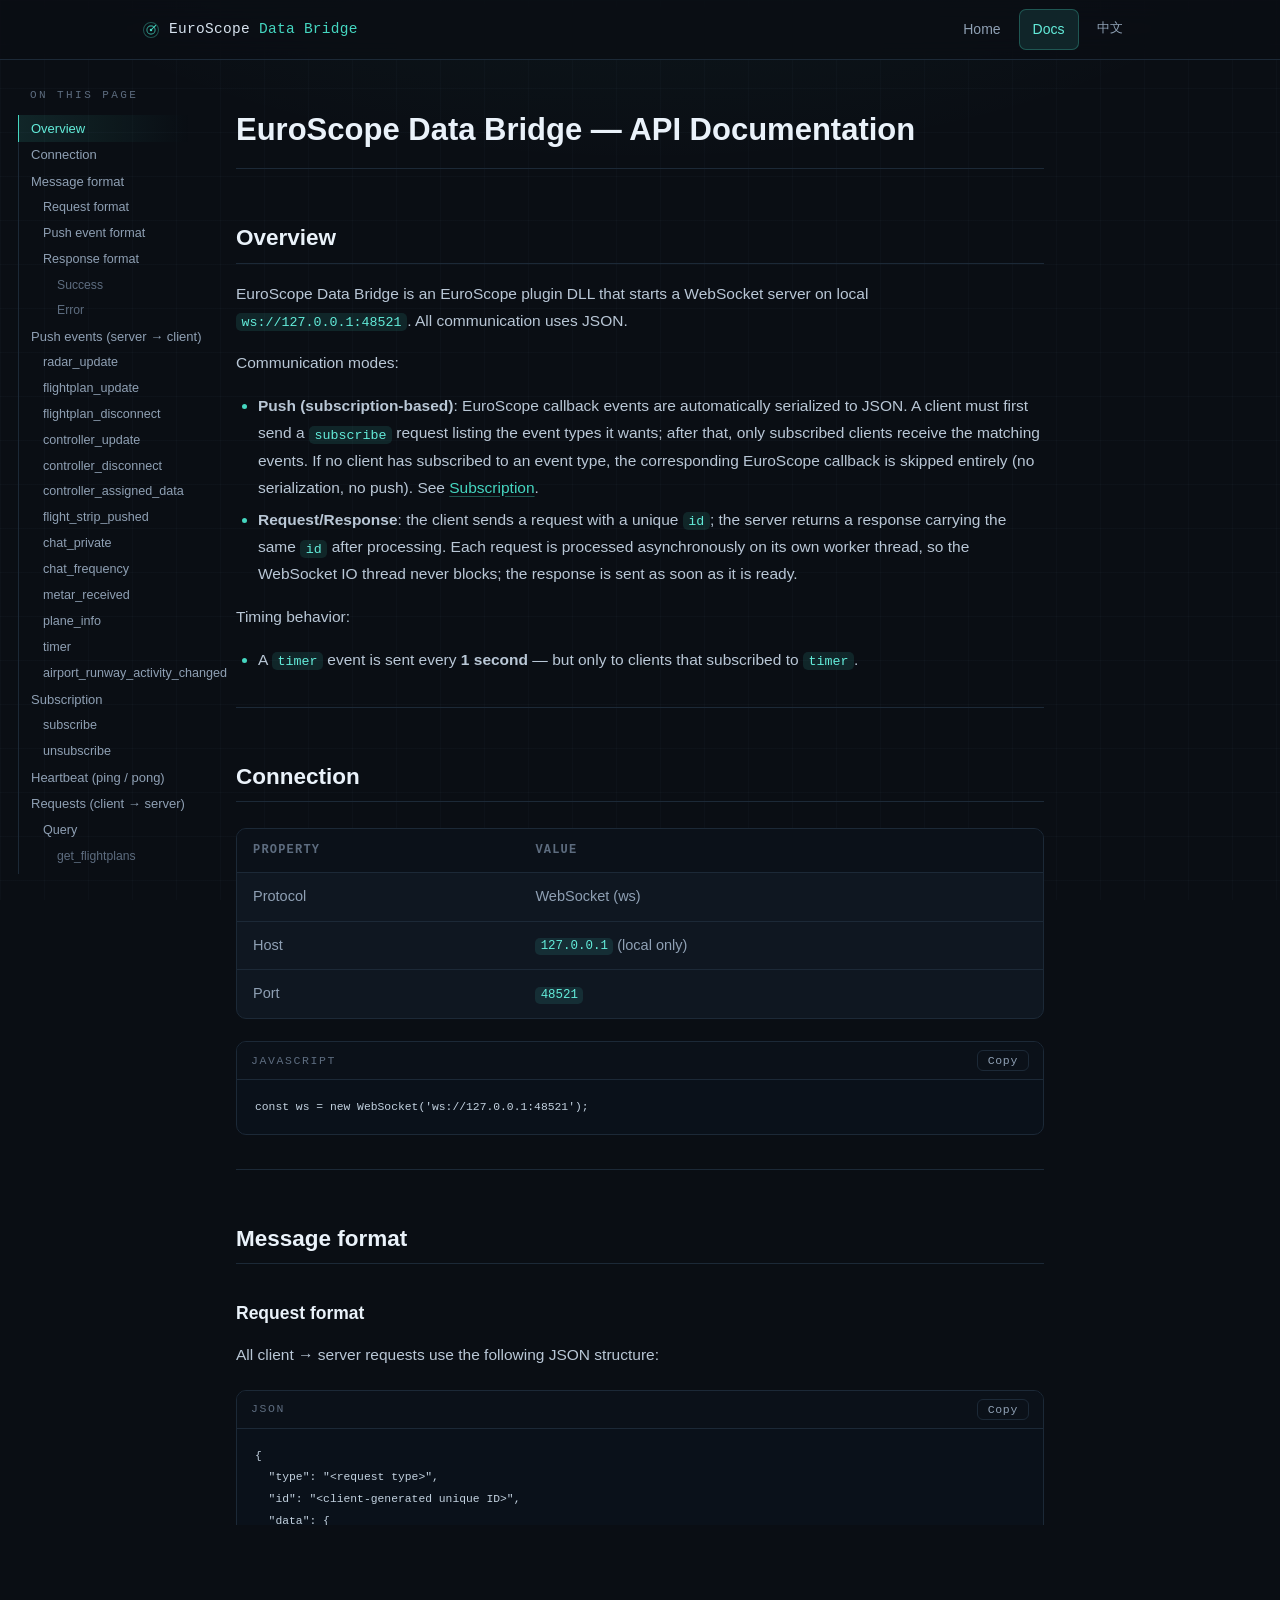
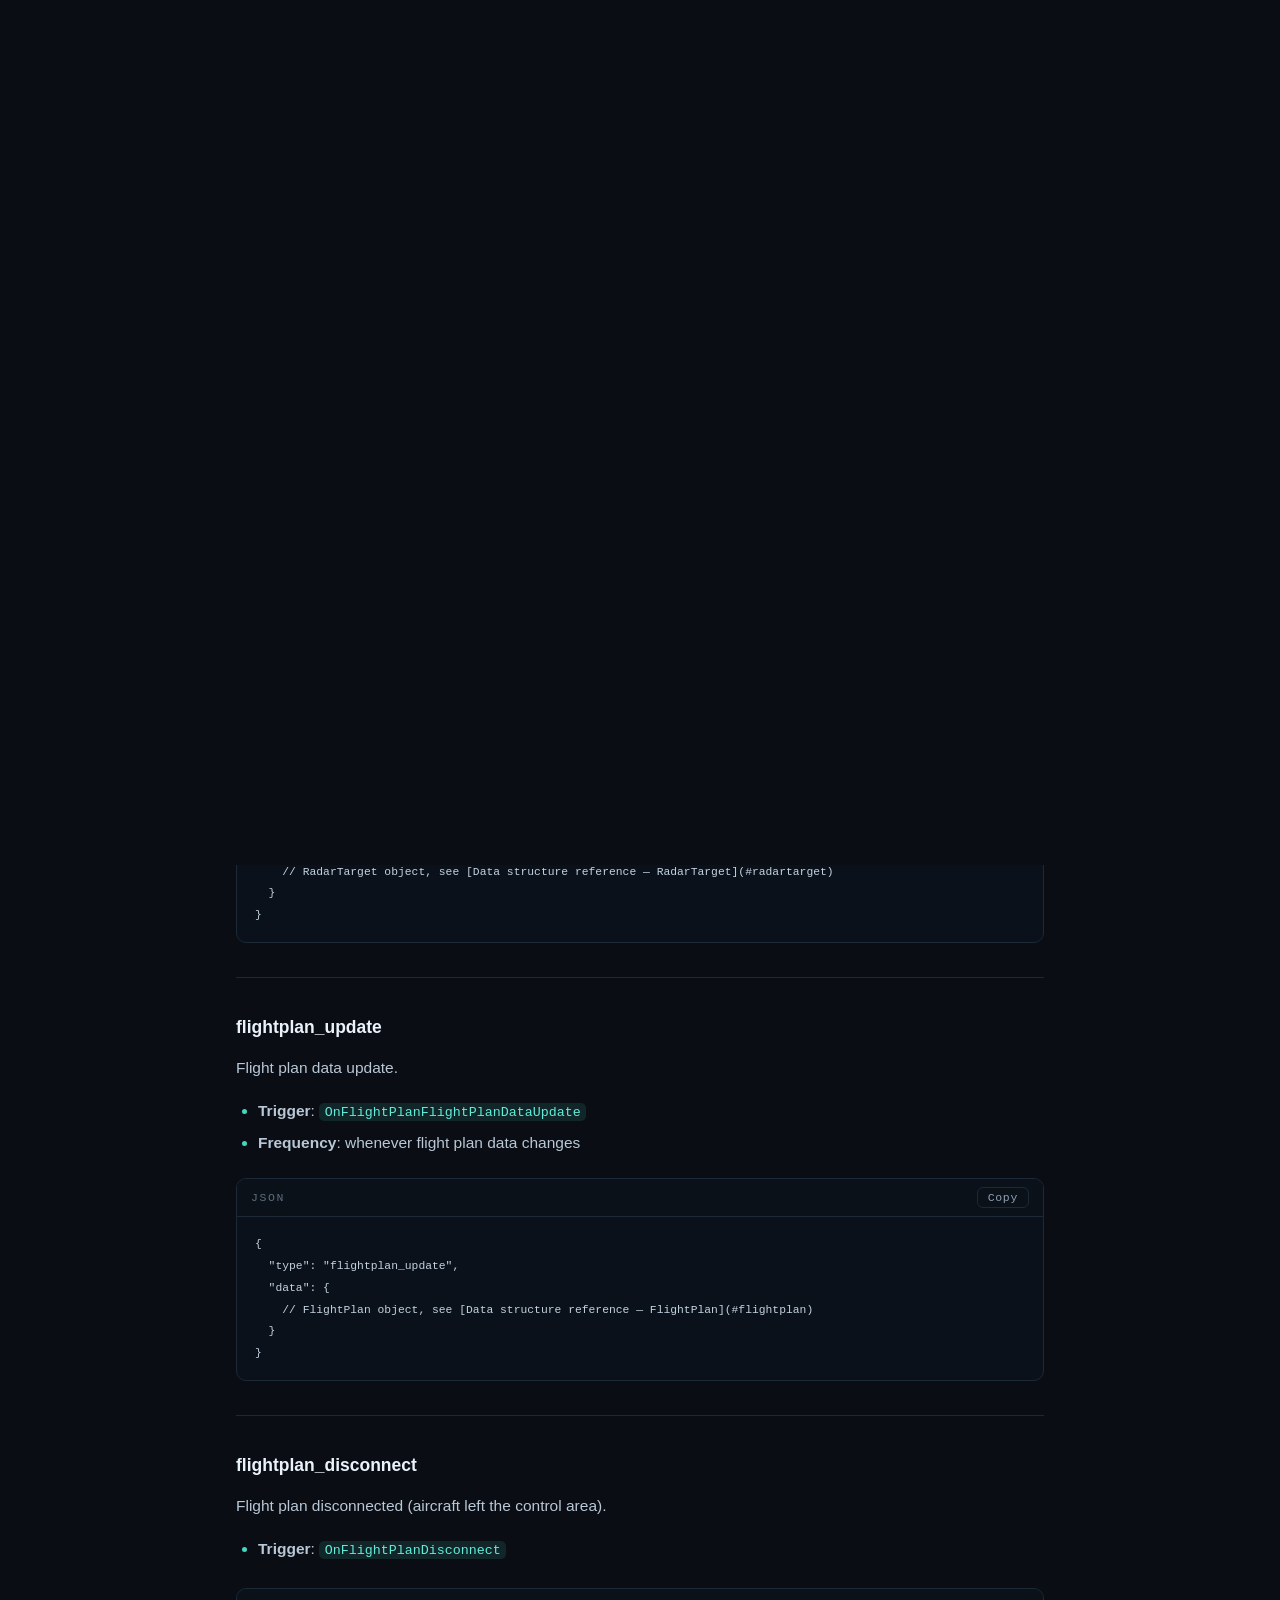
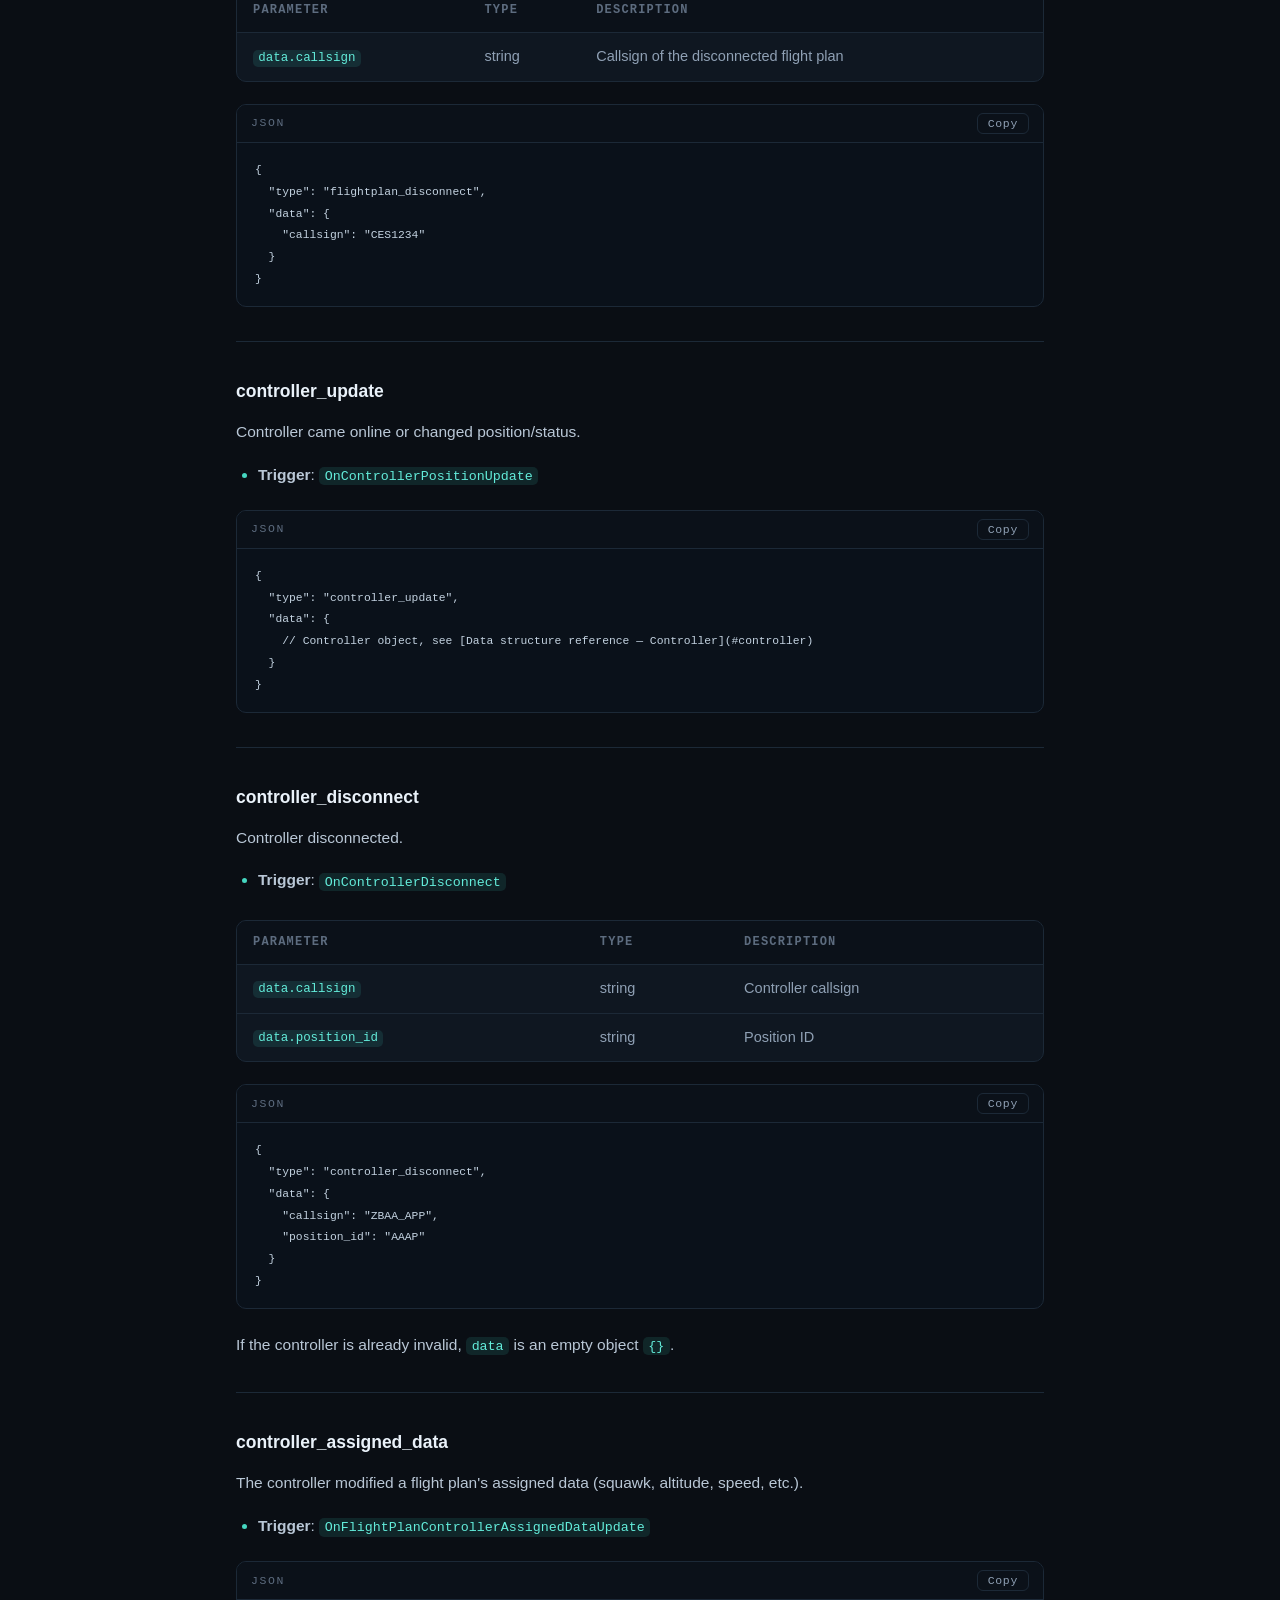
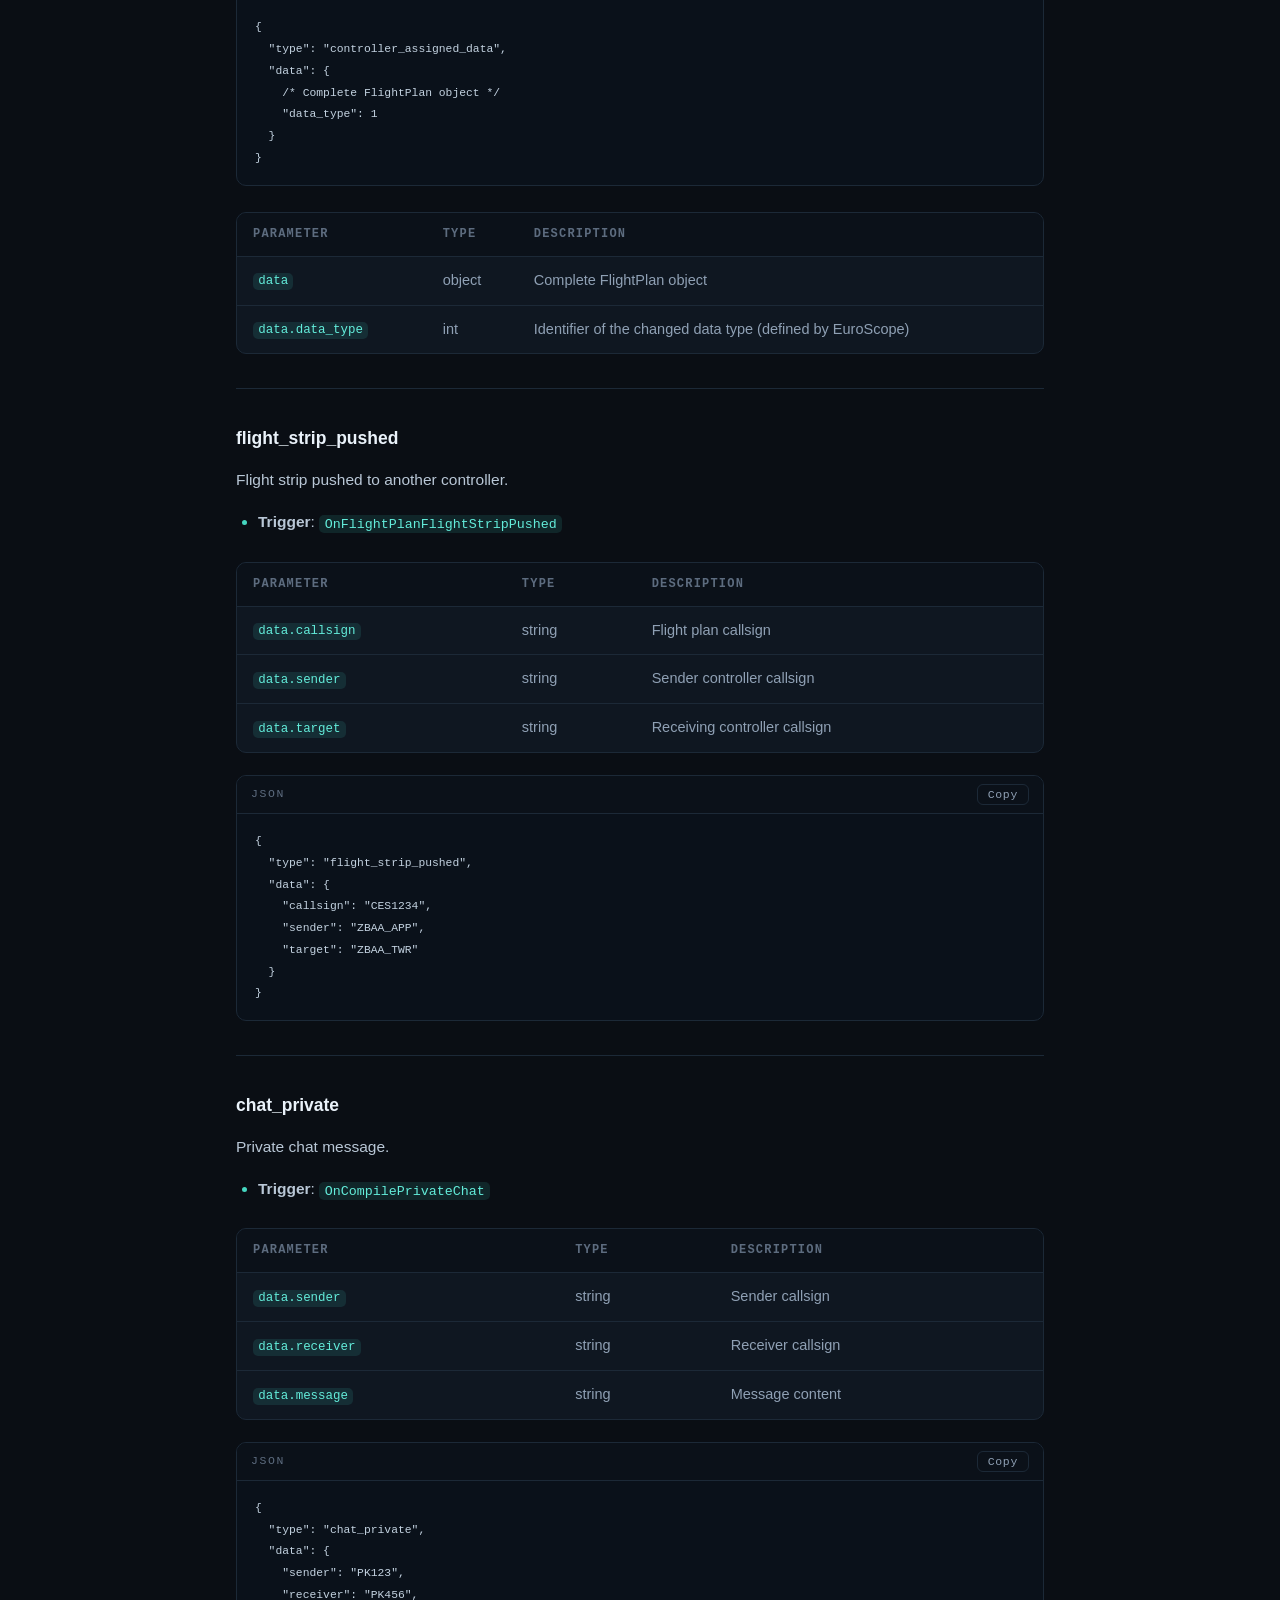
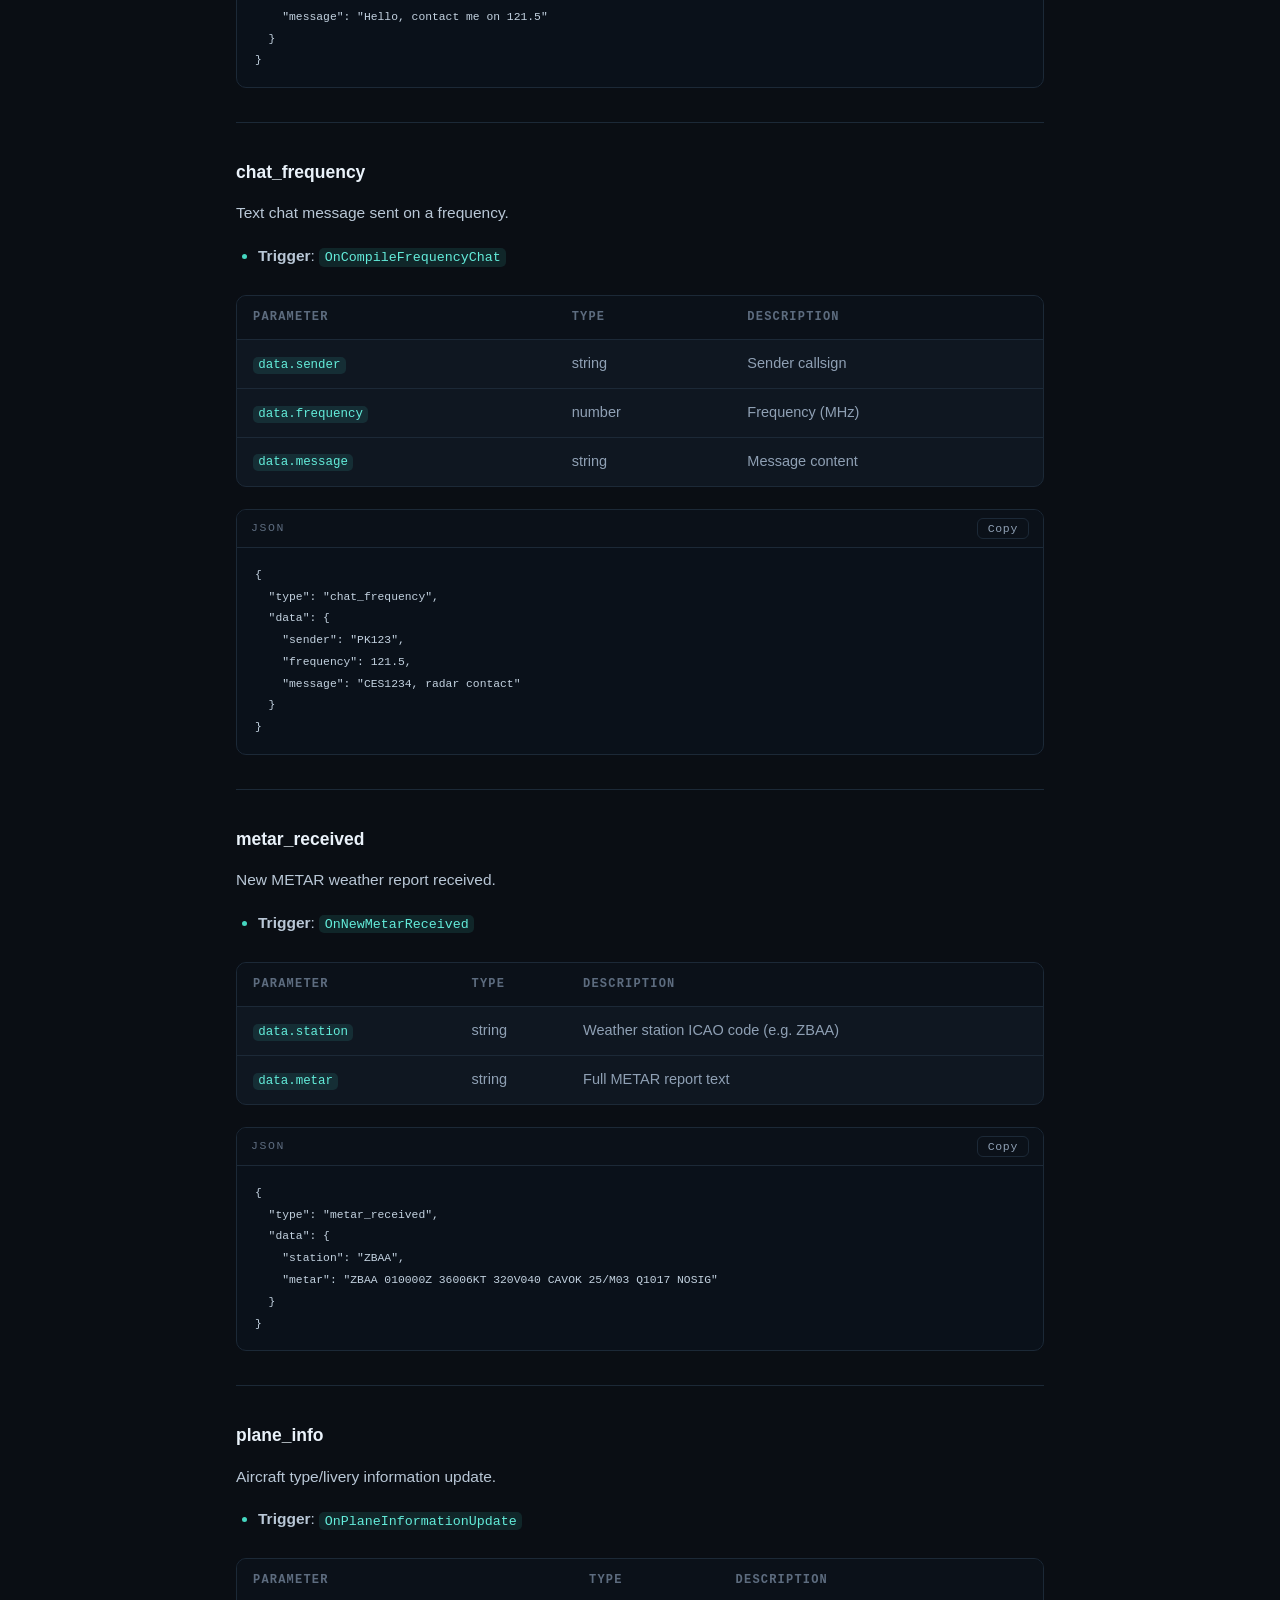
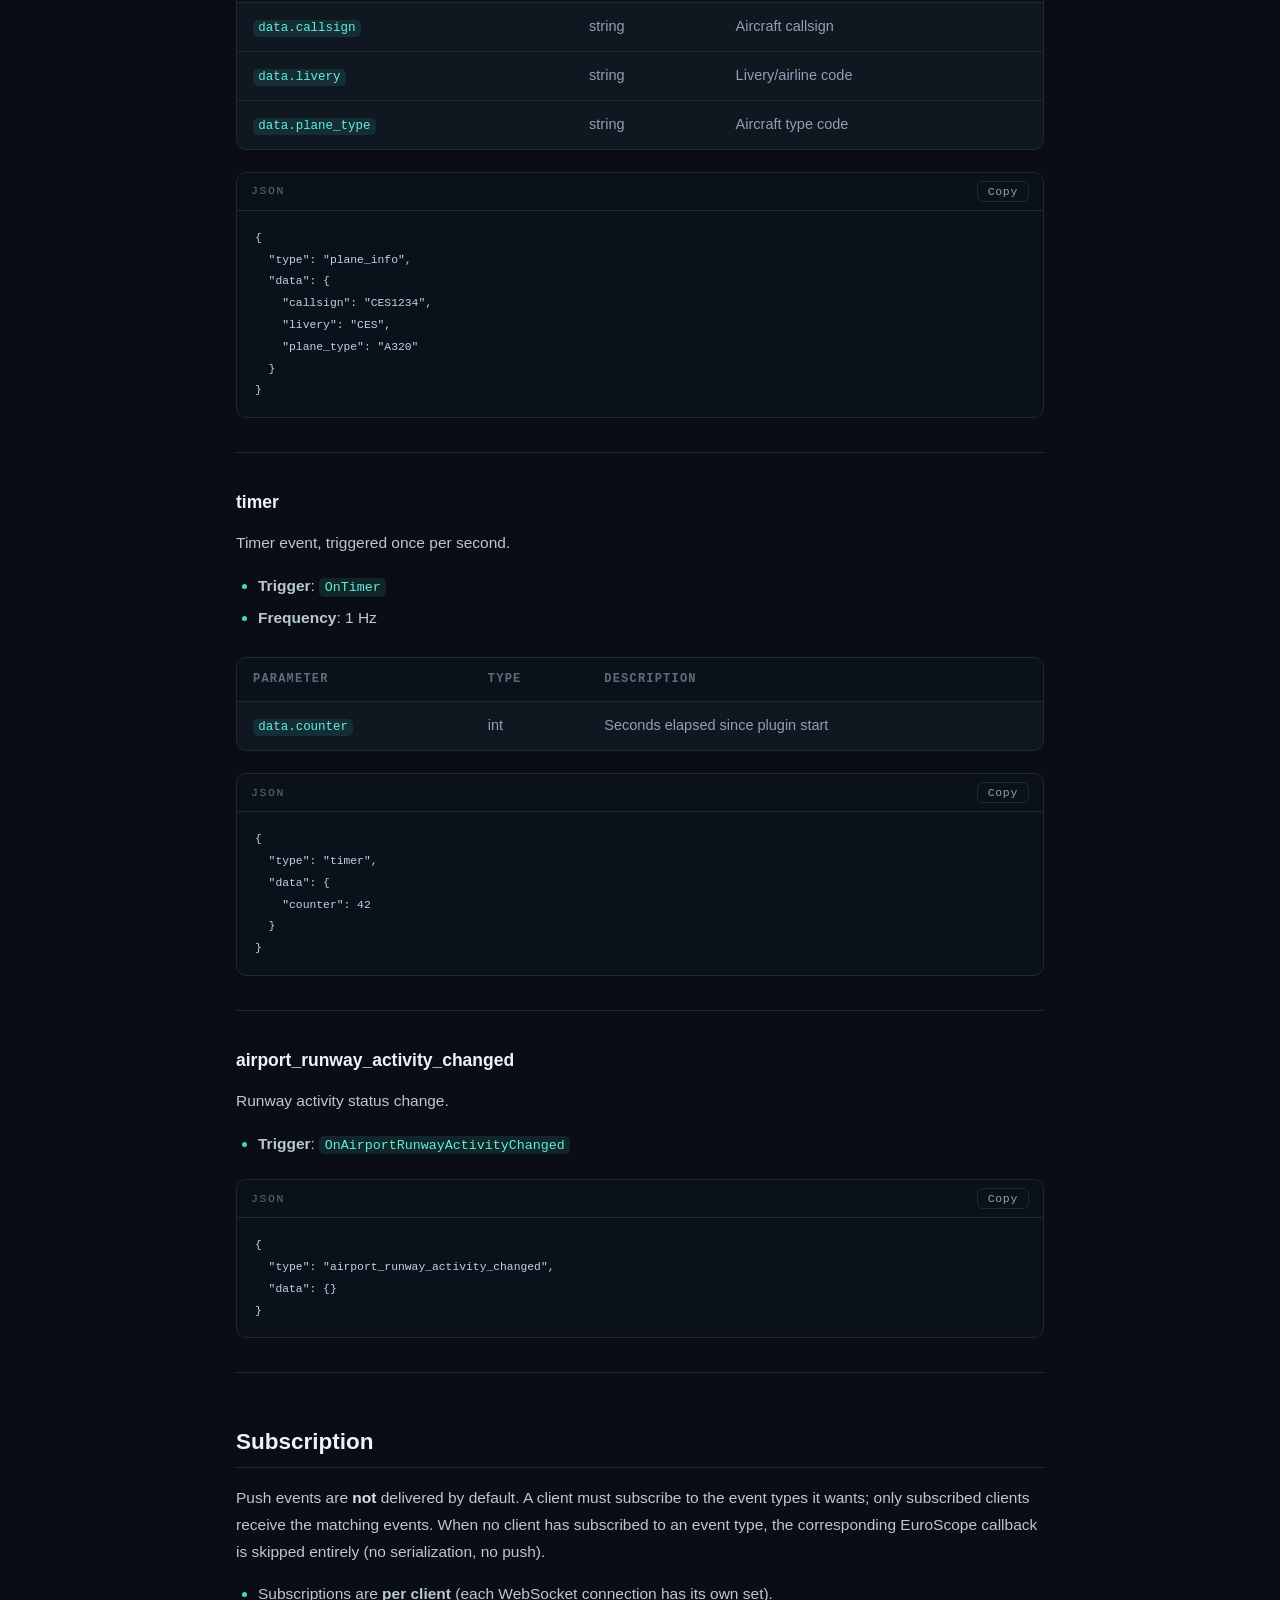
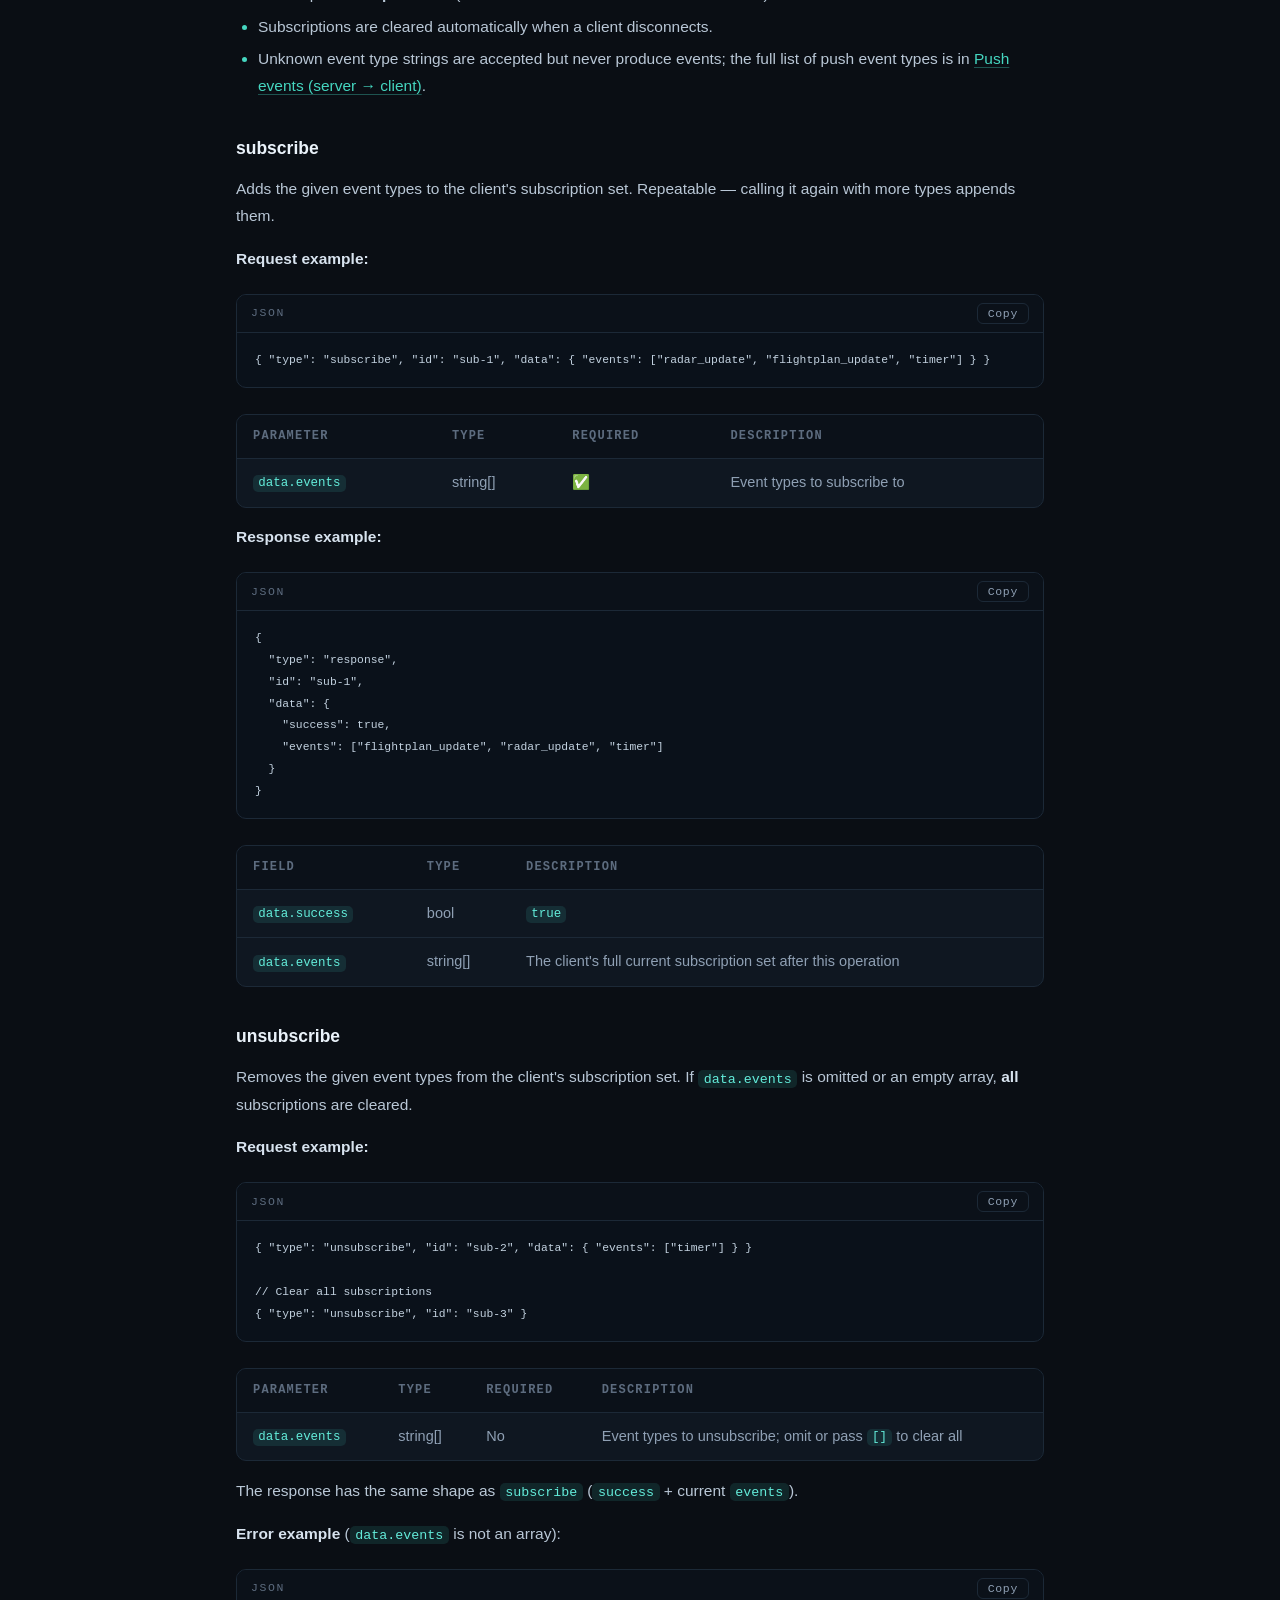
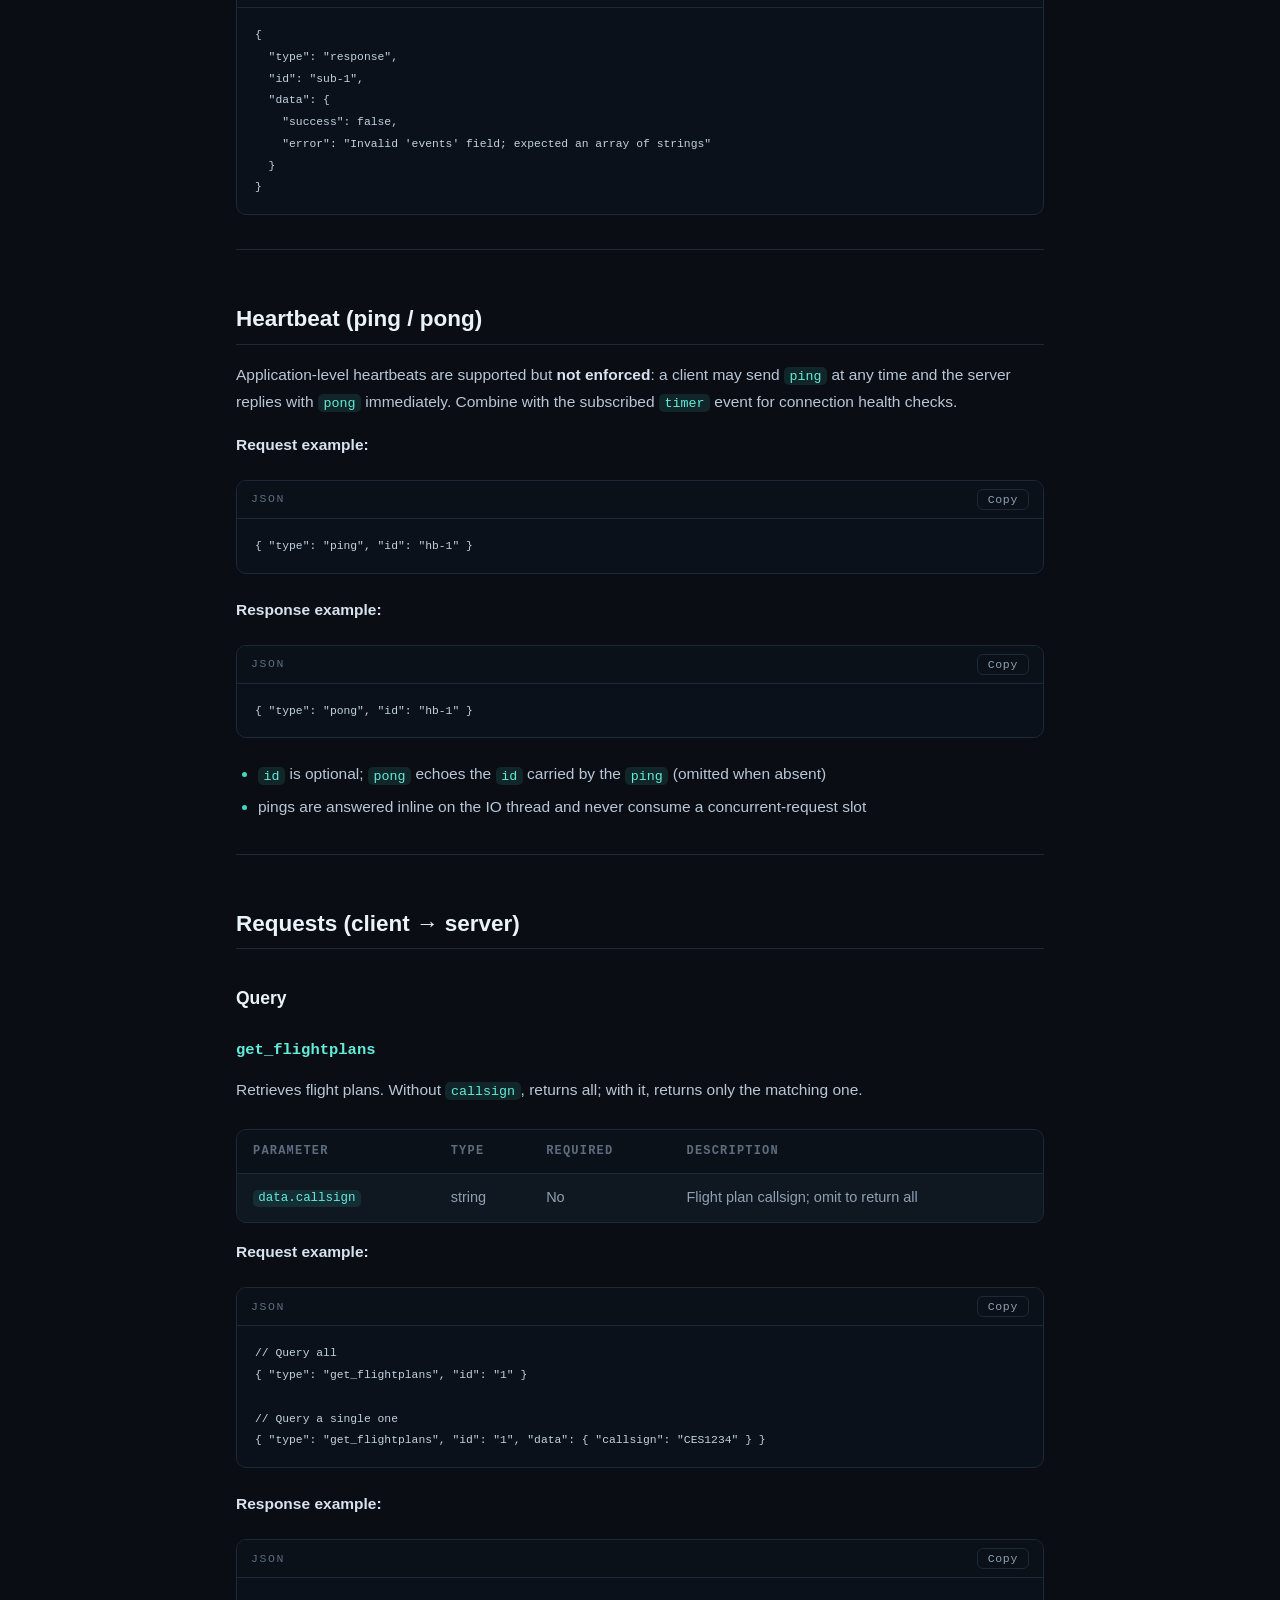
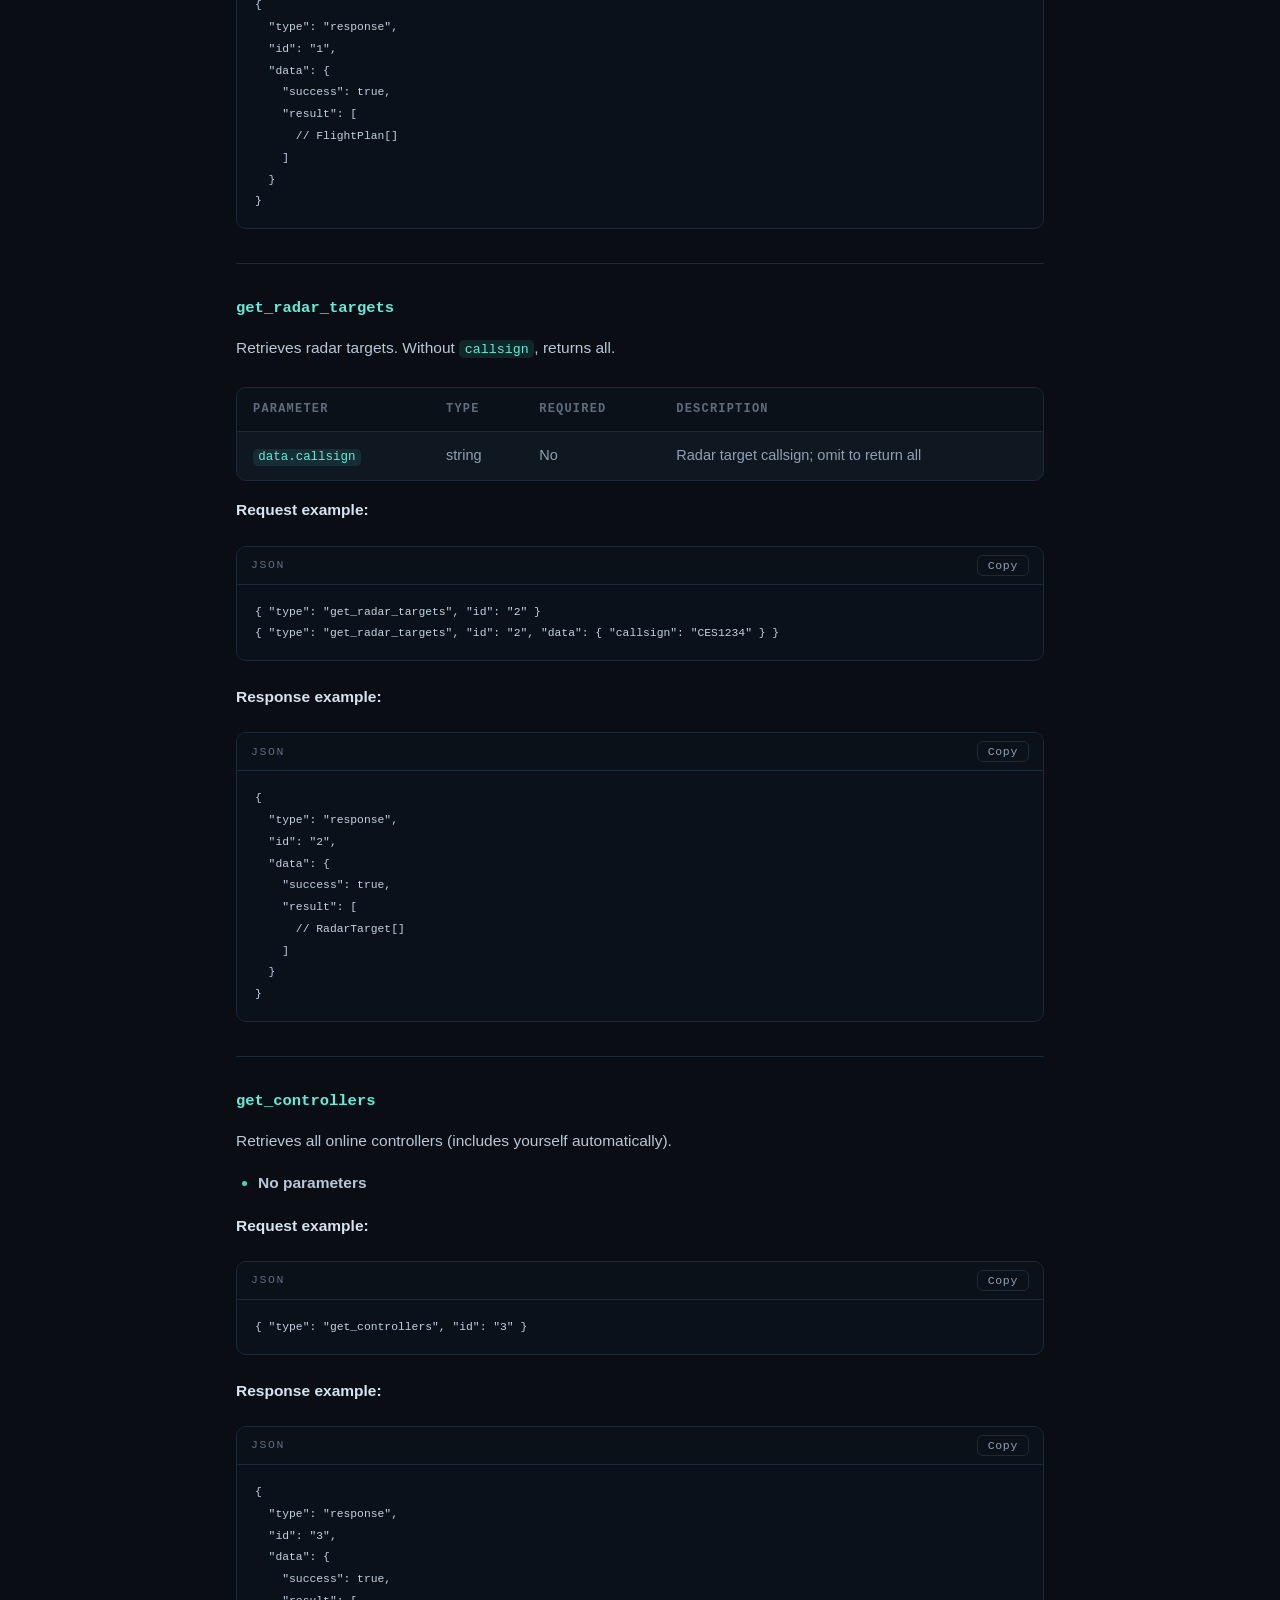
<file: page/en/wiki.html>
<!doctype html>
<html lang="en">
<head>
<meta charset="utf-8">
<meta name="viewport" content="width=device-width, initial-scale=1">
<title>EuroScope Data Bridge — API Documentation</title>
<meta name="description" content="EuroScope Data Bridge — local WebSocket API for live EuroScope flight data. Documentation and quick start.">
<link rel="stylesheet" href="../assets/style.css">
</head>
<body class="wiki-body">
<header class="nav">
  <div class="nav-inner">
    <a class="brand" href="index.html">
      <svg viewBox="0 0 24 24" width="18" height="18" aria-hidden="true">
  <circle cx="12" cy="12" r="10" fill="none" stroke="currentColor" stroke-width="1.4" opacity="0.35"/>
  <circle cx="12" cy="12" r="5.5" fill="none" stroke="currentColor" stroke-width="1.4" opacity="0.7"/>
  <path d="M12 12 L18.6 5.4" stroke="currentColor" stroke-width="1.4"/>
  <circle cx="12" cy="12" r="1.7" fill="currentColor"/>
</svg>
      <span class="brand-name">EuroScope <em>Data Bridge</em></span>
    </a>
    <nav class="nav-links">
      <a href="index.html">Home</a>
      <a href="wiki.html" class="active">Docs</a>
      <a class="nav-lang" href="../zh/wiki.html">中文</a>
    </nav>
    <button class="toc-toggle" id="tocToggle" type="button" aria-label="Toggle contents">☰</button>
  </div>
</header>
<aside class="toc" id="toc">
  <div class="toc-head">ON THIS PAGE</div>
  <nav class="toc-nav">
    <a class="toc-link toc-l2" href="#overview">Overview</a>
    <a class="toc-link toc-l2" href="#connection">Connection</a>
    <a class="toc-link toc-l2" href="#message-format">Message format</a>
    <a class="toc-link toc-l3" href="#request-format">Request format</a>
    <a class="toc-link toc-l3" href="#push-event-format">Push event format</a>
    <a class="toc-link toc-l3" href="#response-format">Response format</a>
    <a class="toc-link toc-l4" href="#success">Success</a>
    <a class="toc-link toc-l4" href="#error">Error</a>
    <a class="toc-link toc-l2" href="#push-events-server--client">Push events (server → client)</a>
    <a class="toc-link toc-l3" href="#radar_update">radar_update</a>
    <a class="toc-link toc-l3" href="#flightplan_update">flightplan_update</a>
    <a class="toc-link toc-l3" href="#flightplan_disconnect">flightplan_disconnect</a>
    <a class="toc-link toc-l3" href="#controller_update">controller_update</a>
    <a class="toc-link toc-l3" href="#controller_disconnect">controller_disconnect</a>
    <a class="toc-link toc-l3" href="#controller_assigned_data">controller_assigned_data</a>
    <a class="toc-link toc-l3" href="#flight_strip_pushed">flight_strip_pushed</a>
    <a class="toc-link toc-l3" href="#chat_private">chat_private</a>
    <a class="toc-link toc-l3" href="#chat_frequency">chat_frequency</a>
    <a class="toc-link toc-l3" href="#metar_received">metar_received</a>
    <a class="toc-link toc-l3" href="#plane_info">plane_info</a>
    <a class="toc-link toc-l3" href="#timer">timer</a>
    <a class="toc-link toc-l3" href="#airport_runway_activity_changed">airport_runway_activity_changed</a>
    <a class="toc-link toc-l2" href="#subscription">Subscription</a>
    <a class="toc-link toc-l3" href="#subscribe">subscribe</a>
    <a class="toc-link toc-l3" href="#unsubscribe">unsubscribe</a>
    <a class="toc-link toc-l2" href="#heartbeat-ping--pong">Heartbeat (ping / pong)</a>
    <a class="toc-link toc-l2" href="#requests-client--server">Requests (client → server)</a>
    <a class="toc-link toc-l3" href="#query">Query</a>
    <a class="toc-link toc-l4" href="#get_flightplans">get_flightplans</a>
    <a class="toc-link toc-l4" href="#get_radar_targets">get_radar_targets</a>
    <a class="toc-link toc-l4" href="#get_controllers">get_controllers</a>
    <a class="toc-link toc-l4" href="#get_sector_elements">get_sector_elements</a>
    <a class="toc-link toc-l4" href="#get_voice_channels">get_voice_channels</a>
    <a class="toc-link toc-l4" href="#get_transition_altitude">get_transition_altitude</a>
    <a class="toc-link toc-l4" href="#get_connection_type">get_connection_type</a>
    <a class="toc-link toc-l4" href="#get_full_snapshot">get_full_snapshot</a>
    <a class="toc-link toc-l3" href="#setters--controllerassigneddata">Setters — ControllerAssignedData</a>
    <a class="toc-link toc-l4" href="#set_squawk">set_squawk</a>
    <a class="toc-link toc-l4" href="#set_final_altitude">set_final_altitude</a>
    <a class="toc-link toc-l4" href="#set_cleared_altitude">set_cleared_altitude</a>
    <a class="toc-link toc-l4" href="#set_scratchpad">set_scratchpad</a>
    <a class="toc-link toc-l4" href="#set_speed">set_speed</a>
    <a class="toc-link toc-l4" href="#set_mach">set_mach</a>
    <a class="toc-link toc-l4" href="#set_rate">set_rate</a>
    <a class="toc-link toc-l4" href="#set_heading">set_heading</a>
    <a class="toc-link toc-l4" href="#set_direct_to">set_direct_to</a>
    <a class="toc-link toc-l4" href="#set_communication_type">set_communication_type</a>
    <a class="toc-link toc-l3" href="#setters--flightplandata">Setters — FlightPlanData</a>
    <a class="toc-link toc-l4" href="#set_plan_type">set_plan_type</a>
    <a class="toc-link toc-l4" href="#set_aircraft_info">set_aircraft_info</a>
    <a class="toc-link toc-l4" href="#set_origin">set_origin</a>
    <a class="toc-link toc-l4" href="#set_destination">set_destination</a>
    <a class="toc-link toc-l4" href="#set_alternate">set_alternate</a>
    <a class="toc-link toc-l4" href="#set_remarks">set_remarks</a>
    <a class="toc-link toc-l4" href="#set_route">set_route</a>
    <a class="toc-link toc-l4" href="#set_true_airspeed">set_true_airspeed</a>
    <a class="toc-link toc-l4" href="#set_departure_time">set_departure_time</a>
    <a class="toc-link toc-l4" href="#set_actual_departure_time">set_actual_departure_time</a>
    <a class="toc-link toc-l4" href="#set_enroute_hours">set_enroute_hours</a>
    <a class="toc-link toc-l4" href="#set_enroute_minutes">set_enroute_minutes</a>
    <a class="toc-link toc-l4" href="#set_fuel_hours">set_fuel_hours</a>
    <a class="toc-link toc-l4" href="#set_fuel_minutes">set_fuel_minutes</a>
    <a class="toc-link toc-l3" href="#actions">Actions</a>
    <a class="toc-link toc-l4" href="#amend_flight_plan">amend_flight_plan</a>
    <a class="toc-link toc-l4" href="#start_tracking">start_tracking</a>
    <a class="toc-link toc-l4" href="#end_tracking">end_tracking</a>
    <a class="toc-link toc-l4" href="#accept_handoff">accept_handoff</a>
    <a class="toc-link toc-l4" href="#refuse_handoff">refuse_handoff</a>
    <a class="toc-link toc-l4" href="#initiate_handoff">initiate_handoff</a>
    <a class="toc-link toc-l4" href="#push_flight_strip">push_flight_strip</a>
    <a class="toc-link toc-l4" href="#set_estimation">set_estimation</a>
    <a class="toc-link toc-l4" href="#clear_estimation">clear_estimation</a>
    <a class="toc-link toc-l4" href="#set_flight_strip_annotation">set_flight_strip_annotation</a>
    <a class="toc-link toc-l4" href="#correlate">correlate</a>
    <a class="toc-link toc-l4" href="#uncorrelate">uncorrelate</a>
    <a class="toc-link toc-l4" href="#set_asel">set_asel</a>
    <a class="toc-link toc-l4" href="#display_message">display_message</a>
    <a class="toc-link toc-l4" href="#send_command">send_command</a>
    <a class="toc-link toc-l3" href="#voice-channel-toggles">Voice channel toggles</a>
    <a class="toc-link toc-l4" href="#toggle_primary">toggle_primary</a>
    <a class="toc-link toc-l4" href="#toggle_atis">toggle_atis</a>
    <a class="toc-link toc-l4" href="#toggle_text_receive">toggle_text_receive</a>
    <a class="toc-link toc-l4" href="#toggle_text_transmit">toggle_text_transmit</a>
    <a class="toc-link toc-l4" href="#toggle_voice_receive">toggle_voice_receive</a>
    <a class="toc-link toc-l4" href="#toggle_voice_transmit">toggle_voice_transmit</a>
    <a class="toc-link toc-l2" href="#data-structure-reference">Data structure reference</a>
    <a class="toc-link toc-l3" href="#flightplan">FlightPlan</a>
    <a class="toc-link toc-l3" href="#flightplandata">FlightPlanData</a>
    <a class="toc-link toc-l3" href="#controllerassigneddata">ControllerAssignedData</a>
    <a class="toc-link toc-l3" href="#extractedroute">ExtractedRoute</a>
    <a class="toc-link toc-l3" href="#positionpredictions">PositionPredictions</a>
    <a class="toc-link toc-l3" href="#radartargetpositiondata">RadarTargetPositionData</a>
    <a class="toc-link toc-l3" href="#radartarget">RadarTarget</a>
    <a class="toc-link toc-l3" href="#controller">Controller</a>
    <a class="toc-link toc-l3" href="#sectorelement">SectorElement</a>
    <a class="toc-link toc-l3" href="#voicechannel">VoiceChannel</a>
    <a class="toc-link toc-l2" href="#error-handling">Error handling</a>
    <a class="toc-link toc-l3" href="#common-error-messages">Common error messages</a>
    <a class="toc-link toc-l2" href="#configuration-constants">Configuration constants</a>
  </nav>
</aside>
<main class="main">
  <article class="doc">
<h1 id="euroscope-data-bridge--api-documentation">EuroScope Data Bridge — API Documentation</h1>
<h2 id="overview">Overview</h2>
<p>EuroScope Data Bridge is an EuroScope plugin DLL that starts a WebSocket server on local <code>ws://127.0.0.1:48521</code>. All communication uses JSON.</p>
<p>Communication modes:</p>
<ul><li><strong>Push (subscription-based)</strong>: EuroScope callback events are automatically serialized to JSON. A client must first send a <code>subscribe</code> request listing the event types it wants; after that, only subscribed clients receive the matching events. If no client has subscribed to an event type, the corresponding EuroScope callback is skipped entirely (no serialization, no push). See <a href="#subscription">Subscription</a>.</li><li><strong>Request/Response</strong>: the client sends a request with a unique <code>id</code>; the server returns a response carrying the same <code>id</code> after processing. Each request is processed asynchronously on its own worker thread, so the WebSocket IO thread never blocks; the response is sent as soon as it is ready.</li></ul>
<p>Timing behavior:</p>
<ul><li>A <code>timer</code> event is sent every <strong>1 second</strong> — but only to clients that subscribed to <code>timer</code>.</li></ul>
<hr>
<h2 id="connection">Connection</h2>
<div class="table-wrap"><table><thead><tr><th>Property</th><th>Value</th></tr></thead><tbody><tr><td>Protocol</td><td>WebSocket (ws)</td></tr><tr><td>Host</td><td><code>127.0.0.1</code> (local only)</td></tr><tr><td>Port</td><td><code>48521</code></td></tr></tbody></table></div>
<div class="code-block">
  <div class="code-head">
    <span class="code-lang">JavaScript</span>
    <button class="code-copy" type="button" aria-label="Copy">Copy</button>
  </div>
  <pre><code class="lang-javascript">const ws = new WebSocket('ws://127.0.0.1:48521');</code></pre>
</div>
<hr>
<h2 id="message-format">Message format</h2>
<h3 id="request-format">Request format</h3>
<p>All client → server requests use the following JSON structure:</p>
<div class="code-block">
  <div class="code-head">
    <span class="code-lang">JSON</span>
    <button class="code-copy" type="button" aria-label="Copy">Copy</button>
  </div>
  <pre><code class="lang-json">{
  &quot;type&quot;: &quot;&lt;request type&gt;&quot;,
  &quot;id&quot;: &quot;&lt;client-generated unique ID&gt;&quot;,
  &quot;data&quot;: {
    // parameters (structure depends on type)
  }
}</code></pre>
</div>
<div class="table-wrap"><table><thead><tr><th>Field</th><th>Type</th><th>Required</th><th>Description</th></tr></thead><tbody><tr><td><code>type</code></td><td>string</td><td>✅</td><td>Request type; see the request definitions below</td></tr><tr><td><code>id</code></td><td>string</td><td>Recommended</td><td>Client-generated unique ID, echoed back unchanged in the response (a random value is recommended)</td></tr><tr><td><code>data</code></td><td>object</td><td>No</td><td>Request parameters; structure depends on type</td></tr></tbody></table></div>
<h3 id="push-event-format">Push event format</h3>
<p>Push events are only sent to clients that subscribed to their <code>type</code> (see <a href="#subscription">Subscription</a>). Server-pushed events do not contain an <code>id</code> field:</p>
<div class="code-block">
  <div class="code-head">
    <span class="code-lang">JSON</span>
    <button class="code-copy" type="button" aria-label="Copy">Copy</button>
  </div>
  <pre><code class="lang-json">{
  &quot;type&quot;: &quot;&lt;event type&gt;&quot;,
  &quot;data&quot;: {
    // event data
  }
}</code></pre>
</div>
<div class="table-wrap"><table><thead><tr><th>Field</th><th>Type</th><th>Description</th></tr></thead><tbody><tr><td><code>type</code></td><td>string</td><td>Event type</td></tr><tr><td><code>data</code></td><td>object</td><td>Event data</td></tr></tbody></table></div>
<h3 id="response-format">Response format</h3>
<h4 id="success">Success</h4>
<div class="code-block">
  <div class="code-head">
    <span class="code-lang">JSON</span>
    <button class="code-copy" type="button" aria-label="Copy">Copy</button>
  </div>
  <pre><code class="lang-json">{
  &quot;type&quot;: &quot;response&quot;,
  &quot;id&quot;: &quot;&lt;same id as the request&gt;&quot;,
  &quot;data&quot;: {
    &quot;success&quot;: true,
    &quot;result&quot;: { }
  }
}</code></pre>
</div>
<div class="table-wrap"><table><thead><tr><th>Field</th><th>Type</th><th>Description</th></tr></thead><tbody><tr><td><code>type</code></td><td>string</td><td>Always <code>&quot;response&quot;</code></td></tr><tr><td><code>id</code></td><td>string</td><td>Same id as the request</td></tr><tr><td><code>data.success</code></td><td>bool</td><td><code>true</code></td></tr><tr><td><code>data.result</code></td><td>any</td><td>Return value of the operation (array or object for queries, <code>{}</code> for setters)</td></tr></tbody></table></div>
<h4 id="error">Error</h4>
<div class="code-block">
  <div class="code-head">
    <span class="code-lang">JSON</span>
    <button class="code-copy" type="button" aria-label="Copy">Copy</button>
  </div>
  <pre><code class="lang-json">{
  &quot;type&quot;: &quot;response&quot;,
  &quot;id&quot;: &quot;req-1&quot;,
  &quot;data&quot;: {
    &quot;success&quot;: false,
    &quot;error&quot;: &quot;error description&quot;
  }
}</code></pre>
</div>
<div class="table-wrap"><table><thead><tr><th>Field</th><th>Type</th><th>Description</th></tr></thead><tbody><tr><td><code>type</code></td><td>string</td><td>Always <code>&quot;response&quot;</code></td></tr><tr><td><code>id</code></td><td>string</td><td>Same id as the request</td></tr><tr><td><code>data.success</code></td><td>bool</td><td><code>false</code></td></tr><tr><td><code>data.error</code></td><td>string</td><td>Error description</td></tr></tbody></table></div>
<hr>
<h2 id="push-events-server--client">Push events (server → client)</h2>
<h3 id="radar_update">radar_update</h3>
<p>Radar target position update.</p>
<ul><li><strong>Trigger</strong>: <code>OnRadarTargetPositionUpdate</code></li><li><strong>Frequency</strong>: on every radar target position change</li></ul>
<div class="code-block">
  <div class="code-head">
    <span class="code-lang">JSON</span>
    <button class="code-copy" type="button" aria-label="Copy">Copy</button>
  </div>
  <pre><code class="lang-json">{
  &quot;type&quot;: &quot;radar_update&quot;,
  &quot;data&quot;: {
    // RadarTarget object, see [Data structure reference — RadarTarget](#radartarget)
  }
}</code></pre>
</div>
<hr>
<h3 id="flightplan_update">flightplan_update</h3>
<p>Flight plan data update.</p>
<ul><li><strong>Trigger</strong>: <code>OnFlightPlanFlightPlanDataUpdate</code></li><li><strong>Frequency</strong>: whenever flight plan data changes</li></ul>
<div class="code-block">
  <div class="code-head">
    <span class="code-lang">JSON</span>
    <button class="code-copy" type="button" aria-label="Copy">Copy</button>
  </div>
  <pre><code class="lang-json">{
  &quot;type&quot;: &quot;flightplan_update&quot;,
  &quot;data&quot;: {
    // FlightPlan object, see [Data structure reference — FlightPlan](#flightplan)
  }
}</code></pre>
</div>
<hr>
<h3 id="flightplan_disconnect">flightplan_disconnect</h3>
<p>Flight plan disconnected (aircraft left the control area).</p>
<ul><li><strong>Trigger</strong>: <code>OnFlightPlanDisconnect</code></li></ul>
<div class="table-wrap"><table><thead><tr><th>Parameter</th><th>Type</th><th>Description</th></tr></thead><tbody><tr><td><code>data.callsign</code></td><td>string</td><td>Callsign of the disconnected flight plan</td></tr></tbody></table></div>
<div class="code-block">
  <div class="code-head">
    <span class="code-lang">JSON</span>
    <button class="code-copy" type="button" aria-label="Copy">Copy</button>
  </div>
  <pre><code class="lang-json">{
  &quot;type&quot;: &quot;flightplan_disconnect&quot;,
  &quot;data&quot;: {
    &quot;callsign&quot;: &quot;CES1234&quot;
  }
}</code></pre>
</div>
<hr>
<h3 id="controller_update">controller_update</h3>
<p>Controller came online or changed position/status.</p>
<ul><li><strong>Trigger</strong>: <code>OnControllerPositionUpdate</code></li></ul>
<div class="code-block">
  <div class="code-head">
    <span class="code-lang">JSON</span>
    <button class="code-copy" type="button" aria-label="Copy">Copy</button>
  </div>
  <pre><code class="lang-json">{
  &quot;type&quot;: &quot;controller_update&quot;,
  &quot;data&quot;: {
    // Controller object, see [Data structure reference — Controller](#controller)
  }
}</code></pre>
</div>
<hr>
<h3 id="controller_disconnect">controller_disconnect</h3>
<p>Controller disconnected.</p>
<ul><li><strong>Trigger</strong>: <code>OnControllerDisconnect</code></li></ul>
<div class="table-wrap"><table><thead><tr><th>Parameter</th><th>Type</th><th>Description</th></tr></thead><tbody><tr><td><code>data.callsign</code></td><td>string</td><td>Controller callsign</td></tr><tr><td><code>data.position_id</code></td><td>string</td><td>Position ID</td></tr></tbody></table></div>
<div class="code-block">
  <div class="code-head">
    <span class="code-lang">JSON</span>
    <button class="code-copy" type="button" aria-label="Copy">Copy</button>
  </div>
  <pre><code class="lang-json">{
  &quot;type&quot;: &quot;controller_disconnect&quot;,
  &quot;data&quot;: {
    &quot;callsign&quot;: &quot;ZBAA_APP&quot;,
    &quot;position_id&quot;: &quot;AAAP&quot;
  }
}</code></pre>
</div>
<p>If the controller is already invalid, <code>data</code> is an empty object <code>{}</code>.</p>
<hr>
<h3 id="controller_assigned_data">controller_assigned_data</h3>
<p>The controller modified a flight plan's assigned data (squawk, altitude, speed, etc.).</p>
<ul><li><strong>Trigger</strong>: <code>OnFlightPlanControllerAssignedDataUpdate</code></li></ul>
<div class="code-block">
  <div class="code-head">
    <span class="code-lang">JSON</span>
    <button class="code-copy" type="button" aria-label="Copy">Copy</button>
  </div>
  <pre><code class="lang-json">{
  &quot;type&quot;: &quot;controller_assigned_data&quot;,
  &quot;data&quot;: {
    /* Complete FlightPlan object */
    &quot;data_type&quot;: 1
  }
}</code></pre>
</div>
<div class="table-wrap"><table><thead><tr><th>Parameter</th><th>Type</th><th>Description</th></tr></thead><tbody><tr><td><code>data</code></td><td>object</td><td>Complete FlightPlan object</td></tr><tr><td><code>data.data_type</code></td><td>int</td><td>Identifier of the changed data type (defined by EuroScope)</td></tr></tbody></table></div>
<hr>
<h3 id="flight_strip_pushed">flight_strip_pushed</h3>
<p>Flight strip pushed to another controller.</p>
<ul><li><strong>Trigger</strong>: <code>OnFlightPlanFlightStripPushed</code></li></ul>
<div class="table-wrap"><table><thead><tr><th>Parameter</th><th>Type</th><th>Description</th></tr></thead><tbody><tr><td><code>data.callsign</code></td><td>string</td><td>Flight plan callsign</td></tr><tr><td><code>data.sender</code></td><td>string</td><td>Sender controller callsign</td></tr><tr><td><code>data.target</code></td><td>string</td><td>Receiving controller callsign</td></tr></tbody></table></div>
<div class="code-block">
  <div class="code-head">
    <span class="code-lang">JSON</span>
    <button class="code-copy" type="button" aria-label="Copy">Copy</button>
  </div>
  <pre><code class="lang-json">{
  &quot;type&quot;: &quot;flight_strip_pushed&quot;,
  &quot;data&quot;: {
    &quot;callsign&quot;: &quot;CES1234&quot;,
    &quot;sender&quot;: &quot;ZBAA_APP&quot;,
    &quot;target&quot;: &quot;ZBAA_TWR&quot;
  }
}</code></pre>
</div>
<hr>
<h3 id="chat_private">chat_private</h3>
<p>Private chat message.</p>
<ul><li><strong>Trigger</strong>: <code>OnCompilePrivateChat</code></li></ul>
<div class="table-wrap"><table><thead><tr><th>Parameter</th><th>Type</th><th>Description</th></tr></thead><tbody><tr><td><code>data.sender</code></td><td>string</td><td>Sender callsign</td></tr><tr><td><code>data.receiver</code></td><td>string</td><td>Receiver callsign</td></tr><tr><td><code>data.message</code></td><td>string</td><td>Message content</td></tr></tbody></table></div>
<div class="code-block">
  <div class="code-head">
    <span class="code-lang">JSON</span>
    <button class="code-copy" type="button" aria-label="Copy">Copy</button>
  </div>
  <pre><code class="lang-json">{
  &quot;type&quot;: &quot;chat_private&quot;,
  &quot;data&quot;: {
    &quot;sender&quot;: &quot;PK123&quot;,
    &quot;receiver&quot;: &quot;PK456&quot;,
    &quot;message&quot;: &quot;Hello, contact me on 121.5&quot;
  }
}</code></pre>
</div>
<hr>
<h3 id="chat_frequency">chat_frequency</h3>
<p>Text chat message sent on a frequency.</p>
<ul><li><strong>Trigger</strong>: <code>OnCompileFrequencyChat</code></li></ul>
<div class="table-wrap"><table><thead><tr><th>Parameter</th><th>Type</th><th>Description</th></tr></thead><tbody><tr><td><code>data.sender</code></td><td>string</td><td>Sender callsign</td></tr><tr><td><code>data.frequency</code></td><td>number</td><td>Frequency (MHz)</td></tr><tr><td><code>data.message</code></td><td>string</td><td>Message content</td></tr></tbody></table></div>
<div class="code-block">
  <div class="code-head">
    <span class="code-lang">JSON</span>
    <button class="code-copy" type="button" aria-label="Copy">Copy</button>
  </div>
  <pre><code class="lang-json">{
  &quot;type&quot;: &quot;chat_frequency&quot;,
  &quot;data&quot;: {
    &quot;sender&quot;: &quot;PK123&quot;,
    &quot;frequency&quot;: 121.5,
    &quot;message&quot;: &quot;CES1234, radar contact&quot;
  }
}</code></pre>
</div>
<hr>
<h3 id="metar_received">metar_received</h3>
<p>New METAR weather report received.</p>
<ul><li><strong>Trigger</strong>: <code>OnNewMetarReceived</code></li></ul>
<div class="table-wrap"><table><thead><tr><th>Parameter</th><th>Type</th><th>Description</th></tr></thead><tbody><tr><td><code>data.station</code></td><td>string</td><td>Weather station ICAO code (e.g. ZBAA)</td></tr><tr><td><code>data.metar</code></td><td>string</td><td>Full METAR report text</td></tr></tbody></table></div>
<div class="code-block">
  <div class="code-head">
    <span class="code-lang">JSON</span>
    <button class="code-copy" type="button" aria-label="Copy">Copy</button>
  </div>
  <pre><code class="lang-json">{
  &quot;type&quot;: &quot;metar_received&quot;,
  &quot;data&quot;: {
    &quot;station&quot;: &quot;ZBAA&quot;,
    &quot;metar&quot;: &quot;ZBAA 010000Z 36006KT 320V040 CAVOK 25/M03 Q1017 NOSIG&quot;
  }
}</code></pre>
</div>
<hr>
<h3 id="plane_info">plane_info</h3>
<p>Aircraft type/livery information update.</p>
<ul><li><strong>Trigger</strong>: <code>OnPlaneInformationUpdate</code></li></ul>
<div class="table-wrap"><table><thead><tr><th>Parameter</th><th>Type</th><th>Description</th></tr></thead><tbody><tr><td><code>data.callsign</code></td><td>string</td><td>Aircraft callsign</td></tr><tr><td><code>data.livery</code></td><td>string</td><td>Livery/airline code</td></tr><tr><td><code>data.plane_type</code></td><td>string</td><td>Aircraft type code</td></tr></tbody></table></div>
<div class="code-block">
  <div class="code-head">
    <span class="code-lang">JSON</span>
    <button class="code-copy" type="button" aria-label="Copy">Copy</button>
  </div>
  <pre><code class="lang-json">{
  &quot;type&quot;: &quot;plane_info&quot;,
  &quot;data&quot;: {
    &quot;callsign&quot;: &quot;CES1234&quot;,
    &quot;livery&quot;: &quot;CES&quot;,
    &quot;plane_type&quot;: &quot;A320&quot;
  }
}</code></pre>
</div>
<hr>
<h3 id="timer">timer</h3>
<p>Timer event, triggered once per second.</p>
<ul><li><strong>Trigger</strong>: <code>OnTimer</code></li><li><strong>Frequency</strong>: 1 Hz</li></ul>
<div class="table-wrap"><table><thead><tr><th>Parameter</th><th>Type</th><th>Description</th></tr></thead><tbody><tr><td><code>data.counter</code></td><td>int</td><td>Seconds elapsed since plugin start</td></tr></tbody></table></div>
<div class="code-block">
  <div class="code-head">
    <span class="code-lang">JSON</span>
    <button class="code-copy" type="button" aria-label="Copy">Copy</button>
  </div>
  <pre><code class="lang-json">{
  &quot;type&quot;: &quot;timer&quot;,
  &quot;data&quot;: {
    &quot;counter&quot;: 42
  }
}</code></pre>
</div>
<hr>
<h3 id="airport_runway_activity_changed">airport_runway_activity_changed</h3>
<p>Runway activity status change.</p>
<ul><li><strong>Trigger</strong>: <code>OnAirportRunwayActivityChanged</code></li></ul>
<div class="code-block">
  <div class="code-head">
    <span class="code-lang">JSON</span>
    <button class="code-copy" type="button" aria-label="Copy">Copy</button>
  </div>
  <pre><code class="lang-json">{
  &quot;type&quot;: &quot;airport_runway_activity_changed&quot;,
  &quot;data&quot;: {}
}</code></pre>
</div>
<hr>
<h2 id="subscription">Subscription</h2>
<p>Push events are <strong>not</strong> delivered by default. A client must subscribe to the event types it wants; only subscribed clients receive the matching events. When no client has subscribed to an event type, the corresponding EuroScope callback is skipped entirely (no serialization, no push).</p>
<ul><li>Subscriptions are <strong>per client</strong> (each WebSocket connection has its own set).</li><li>Subscriptions are cleared automatically when a client disconnects.</li><li>Unknown event type strings are accepted but never produce events; the full list of push event types is in <a href="#push-events-server--client">Push events (server → client)</a>.</li></ul>
<h3 id="subscribe">subscribe</h3>
<p>Adds the given event types to the client's subscription set. Repeatable — calling it again with more types appends them.</p>
<p><strong>Request example:</strong></p>
<div class="code-block">
  <div class="code-head">
    <span class="code-lang">JSON</span>
    <button class="code-copy" type="button" aria-label="Copy">Copy</button>
  </div>
  <pre><code class="lang-json">{ &quot;type&quot;: &quot;subscribe&quot;, &quot;id&quot;: &quot;sub-1&quot;, &quot;data&quot;: { &quot;events&quot;: [&quot;radar_update&quot;, &quot;flightplan_update&quot;, &quot;timer&quot;] } }</code></pre>
</div>
<div class="table-wrap"><table><thead><tr><th>Parameter</th><th>Type</th><th>Required</th><th>Description</th></tr></thead><tbody><tr><td><code>data.events</code></td><td>string[]</td><td>✅</td><td>Event types to subscribe to</td></tr></tbody></table></div>
<p><strong>Response example:</strong></p>
<div class="code-block">
  <div class="code-head">
    <span class="code-lang">JSON</span>
    <button class="code-copy" type="button" aria-label="Copy">Copy</button>
  </div>
  <pre><code class="lang-json">{
  &quot;type&quot;: &quot;response&quot;,
  &quot;id&quot;: &quot;sub-1&quot;,
  &quot;data&quot;: {
    &quot;success&quot;: true,
    &quot;events&quot;: [&quot;flightplan_update&quot;, &quot;radar_update&quot;, &quot;timer&quot;]
  }
}</code></pre>
</div>
<div class="table-wrap"><table><thead><tr><th>Field</th><th>Type</th><th>Description</th></tr></thead><tbody><tr><td><code>data.success</code></td><td>bool</td><td><code>true</code></td></tr><tr><td><code>data.events</code></td><td>string[]</td><td>The client's full current subscription set after this operation</td></tr></tbody></table></div>
<h3 id="unsubscribe">unsubscribe</h3>
<p>Removes the given event types from the client's subscription set. If <code>data.events</code> is omitted or an empty array, <strong>all</strong> subscriptions are cleared.</p>
<p><strong>Request example:</strong></p>
<div class="code-block">
  <div class="code-head">
    <span class="code-lang">JSON</span>
    <button class="code-copy" type="button" aria-label="Copy">Copy</button>
  </div>
  <pre><code class="lang-json">{ &quot;type&quot;: &quot;unsubscribe&quot;, &quot;id&quot;: &quot;sub-2&quot;, &quot;data&quot;: { &quot;events&quot;: [&quot;timer&quot;] } }

// Clear all subscriptions
{ &quot;type&quot;: &quot;unsubscribe&quot;, &quot;id&quot;: &quot;sub-3&quot; }</code></pre>
</div>
<div class="table-wrap"><table><thead><tr><th>Parameter</th><th>Type</th><th>Required</th><th>Description</th></tr></thead><tbody><tr><td><code>data.events</code></td><td>string[]</td><td>No</td><td>Event types to unsubscribe; omit or pass <code>[]</code> to clear all</td></tr></tbody></table></div>
<p>The response has the same shape as <code>subscribe</code> (<code>success</code> + current <code>events</code>).</p>
<p><strong>Error example</strong> (<code>data.events</code> is not an array):</p>
<div class="code-block">
  <div class="code-head">
    <span class="code-lang">JSON</span>
    <button class="code-copy" type="button" aria-label="Copy">Copy</button>
  </div>
  <pre><code class="lang-json">{
  &quot;type&quot;: &quot;response&quot;,
  &quot;id&quot;: &quot;sub-1&quot;,
  &quot;data&quot;: {
    &quot;success&quot;: false,
    &quot;error&quot;: &quot;Invalid 'events' field; expected an array of strings&quot;
  }
}</code></pre>
</div>
<hr>
<h2 id="heartbeat-ping--pong">Heartbeat (ping / pong)</h2>
<p>Application-level heartbeats are supported but <strong>not enforced</strong>: a client may send <code>ping</code> at any time and the server replies with <code>pong</code> immediately. Combine with the subscribed <code>timer</code> event for connection health checks.</p>
<p><strong>Request example:</strong></p>
<div class="code-block">
  <div class="code-head">
    <span class="code-lang">JSON</span>
    <button class="code-copy" type="button" aria-label="Copy">Copy</button>
  </div>
  <pre><code class="lang-json">{ &quot;type&quot;: &quot;ping&quot;, &quot;id&quot;: &quot;hb-1&quot; }</code></pre>
</div>
<p><strong>Response example:</strong></p>
<div class="code-block">
  <div class="code-head">
    <span class="code-lang">JSON</span>
    <button class="code-copy" type="button" aria-label="Copy">Copy</button>
  </div>
  <pre><code class="lang-json">{ &quot;type&quot;: &quot;pong&quot;, &quot;id&quot;: &quot;hb-1&quot; }</code></pre>
</div>
<ul><li><code>id</code> is optional; <code>pong</code> echoes the <code>id</code> carried by the <code>ping</code> (omitted when absent)</li><li>pings are answered inline on the IO thread and never consume a concurrent-request slot</li></ul>
<hr>
<h2 id="requests-client--server">Requests (client → server)</h2>
<h3 id="query">Query</h3>
<h4 id="get_flightplans">get_flightplans</h4>
<p>Retrieves flight plans. Without <code>callsign</code>, returns all; with it, returns only the matching one.</p>
<div class="table-wrap"><table><thead><tr><th>Parameter</th><th>Type</th><th>Required</th><th>Description</th></tr></thead><tbody><tr><td><code>data.callsign</code></td><td>string</td><td>No</td><td>Flight plan callsign; omit to return all</td></tr></tbody></table></div>
<p><strong>Request example:</strong></p>
<div class="code-block">
  <div class="code-head">
    <span class="code-lang">JSON</span>
    <button class="code-copy" type="button" aria-label="Copy">Copy</button>
  </div>
  <pre><code class="lang-json">// Query all
{ &quot;type&quot;: &quot;get_flightplans&quot;, &quot;id&quot;: &quot;1&quot; }

// Query a single one
{ &quot;type&quot;: &quot;get_flightplans&quot;, &quot;id&quot;: &quot;1&quot;, &quot;data&quot;: { &quot;callsign&quot;: &quot;CES1234&quot; } }</code></pre>
</div>
<p><strong>Response example:</strong></p>
<div class="code-block">
  <div class="code-head">
    <span class="code-lang">JSON</span>
    <button class="code-copy" type="button" aria-label="Copy">Copy</button>
  </div>
  <pre><code class="lang-json">{
  &quot;type&quot;: &quot;response&quot;,
  &quot;id&quot;: &quot;1&quot;,
  &quot;data&quot;: {
    &quot;success&quot;: true,
    &quot;result&quot;: [
      // FlightPlan[]
    ]
  }
}</code></pre>
</div>
<hr>
<h4 id="get_radar_targets">get_radar_targets</h4>
<p>Retrieves radar targets. Without <code>callsign</code>, returns all.</p>
<div class="table-wrap"><table><thead><tr><th>Parameter</th><th>Type</th><th>Required</th><th>Description</th></tr></thead><tbody><tr><td><code>data.callsign</code></td><td>string</td><td>No</td><td>Radar target callsign; omit to return all</td></tr></tbody></table></div>
<p><strong>Request example:</strong></p>
<div class="code-block">
  <div class="code-head">
    <span class="code-lang">JSON</span>
    <button class="code-copy" type="button" aria-label="Copy">Copy</button>
  </div>
  <pre><code class="lang-json">{ &quot;type&quot;: &quot;get_radar_targets&quot;, &quot;id&quot;: &quot;2&quot; }
{ &quot;type&quot;: &quot;get_radar_targets&quot;, &quot;id&quot;: &quot;2&quot;, &quot;data&quot;: { &quot;callsign&quot;: &quot;CES1234&quot; } }</code></pre>
</div>
<p><strong>Response example:</strong></p>
<div class="code-block">
  <div class="code-head">
    <span class="code-lang">JSON</span>
    <button class="code-copy" type="button" aria-label="Copy">Copy</button>
  </div>
  <pre><code class="lang-json">{
  &quot;type&quot;: &quot;response&quot;,
  &quot;id&quot;: &quot;2&quot;,
  &quot;data&quot;: {
    &quot;success&quot;: true,
    &quot;result&quot;: [
      // RadarTarget[]
    ]
  }
}</code></pre>
</div>
<hr>
<h4 id="get_controllers">get_controllers</h4>
<p>Retrieves all online controllers (includes yourself automatically).</p>
<ul><li><strong>No parameters</strong></li></ul>
<p><strong>Request example:</strong></p>
<div class="code-block">
  <div class="code-head">
    <span class="code-lang">JSON</span>
    <button class="code-copy" type="button" aria-label="Copy">Copy</button>
  </div>
  <pre><code class="lang-json">{ &quot;type&quot;: &quot;get_controllers&quot;, &quot;id&quot;: &quot;3&quot; }</code></pre>
</div>
<p><strong>Response example:</strong></p>
<div class="code-block">
  <div class="code-head">
    <span class="code-lang">JSON</span>
    <button class="code-copy" type="button" aria-label="Copy">Copy</button>
  </div>
  <pre><code class="lang-json">{
  &quot;type&quot;: &quot;response&quot;,
  &quot;id&quot;: &quot;3&quot;,
  &quot;data&quot;: {
    &quot;success&quot;: true,
    &quot;result&quot;: [
      // Controller[]
    ]
  }
}</code></pre>
</div>
<hr>
<h4 id="get_sector_elements">get_sector_elements</h4>
<p>Retrieves sector file elements.</p>
<div class="table-wrap"><table><thead><tr><th>Parameter</th><th>Type</th><th>Required</th><th>Default</th><th>Description</th></tr></thead><tbody><tr><td><code>data.element_type</code></td><td>int</td><td>No</td><td><code>-1</code></td><td>Element type filter; <code>-1</code> means all</td></tr></tbody></table></div>
<p><strong>Request example:</strong></p>
<div class="code-block">
  <div class="code-head">
    <span class="code-lang">JSON</span>
    <button class="code-copy" type="button" aria-label="Copy">Copy</button>
  </div>
  <pre><code class="lang-json">{ &quot;type&quot;: &quot;get_sector_elements&quot;, &quot;id&quot;: &quot;4&quot;, &quot;data&quot;: { &quot;element_type&quot;: -1 } }</code></pre>
</div>
<p><strong>Response example:</strong></p>
<div class="code-block">
  <div class="code-head">
    <span class="code-lang">JSON</span>
    <button class="code-copy" type="button" aria-label="Copy">Copy</button>
  </div>
  <pre><code class="lang-json">{
  &quot;type&quot;: &quot;response&quot;,
  &quot;id&quot;: &quot;4&quot;,
  &quot;data&quot;: {
    &quot;success&quot;: true,
    &quot;result&quot;: [
      // SectorElement[]
    ]
  }
}</code></pre>
</div>
<hr>
<h4 id="get_voice_channels">get_voice_channels</h4>
<p>Retrieves all voice channels.</p>
<ul><li><strong>No parameters</strong></li></ul>
<p><strong>Request example:</strong></p>
<div class="code-block">
  <div class="code-head">
    <span class="code-lang">JSON</span>
    <button class="code-copy" type="button" aria-label="Copy">Copy</button>
  </div>
  <pre><code class="lang-json">{ &quot;type&quot;: &quot;get_voice_channels&quot;, &quot;id&quot;: &quot;5&quot; }</code></pre>
</div>
<p><strong>Response example:</strong></p>
<div class="code-block">
  <div class="code-head">
    <span class="code-lang">JSON</span>
    <button class="code-copy" type="button" aria-label="Copy">Copy</button>
  </div>
  <pre><code class="lang-json">{
  &quot;type&quot;: &quot;response&quot;,
  &quot;id&quot;: &quot;5&quot;,
  &quot;data&quot;: {
    &quot;success&quot;: true,
    &quot;result&quot;: [
      // VoiceChannel[]
    ]
  }
}</code></pre>
</div>
<hr>
<h4 id="get_transition_altitude">get_transition_altitude</h4>
<p>Retrieves the transition altitude of the current sector.</p>
<ul><li><strong>No parameters</strong></li></ul>
<p><strong>Request example:</strong></p>
<div class="code-block">
  <div class="code-head">
    <span class="code-lang">JSON</span>
    <button class="code-copy" type="button" aria-label="Copy">Copy</button>
  </div>
  <pre><code class="lang-json">{ &quot;type&quot;: &quot;get_transition_altitude&quot;, &quot;id&quot;: &quot;6&quot; }</code></pre>
</div>
<p><strong>Response example:</strong></p>
<div class="code-block">
  <div class="code-head">
    <span class="code-lang">JSON</span>
    <button class="code-copy" type="button" aria-label="Copy">Copy</button>
  </div>
  <pre><code class="lang-json">{
  &quot;type&quot;: &quot;response&quot;,
  &quot;id&quot;: &quot;6&quot;,
  &quot;data&quot;: {
    &quot;success&quot;: true,
    &quot;result&quot;: {
      &quot;transition_altitude&quot;: 9800
    }
  }
}</code></pre>
</div>
<div class="table-wrap"><table><thead><tr><th>Response field</th><th>Type</th><th>Description</th></tr></thead><tbody><tr><td><code>result.transition_altitude</code></td><td>int</td><td>Transition altitude (feet)</td></tr></tbody></table></div>
<hr>
<h4 id="get_connection_type">get_connection_type</h4>
<p>Retrieves the current connection type.</p>
<ul><li><strong>No parameters</strong></li></ul>
<p><strong>Request example:</strong></p>
<div class="code-block">
  <div class="code-head">
    <span class="code-lang">JSON</span>
    <button class="code-copy" type="button" aria-label="Copy">Copy</button>
  </div>
  <pre><code class="lang-json">{ &quot;type&quot;: &quot;get_connection_type&quot;, &quot;id&quot;: &quot;7&quot; }</code></pre>
</div>
<p><strong>Response example:</strong></p>
<div class="code-block">
  <div class="code-head">
    <span class="code-lang">JSON</span>
    <button class="code-copy" type="button" aria-label="Copy">Copy</button>
  </div>
  <pre><code class="lang-json">{
  &quot;type&quot;: &quot;response&quot;,
  &quot;id&quot;: &quot;7&quot;,
  &quot;data&quot;: {
    &quot;success&quot;: true,
    &quot;result&quot;: {
      &quot;connection_type&quot;: 1
    }
  }
}</code></pre>
</div>
<div class="table-wrap"><table><thead><tr><th>Response field</th><th>Type</th><th>Description</th></tr></thead><tbody><tr><td><code>result.connection_type</code></td><td>int</td><td>Connection type code</td></tr></tbody></table></div>
<hr>
<h4 id="get_full_snapshot">get_full_snapshot</h4>
<p>Retrieves a complete snapshot of the current state, including all flight plans, radar targets and online controllers.</p>
<ul><li><strong>No parameters</strong></li></ul>
<p><strong>Request example:</strong></p>
<div class="code-block">
  <div class="code-head">
    <span class="code-lang">JSON</span>
    <button class="code-copy" type="button" aria-label="Copy">Copy</button>
  </div>
  <pre><code class="lang-json">{ &quot;type&quot;: &quot;get_full_snapshot&quot;, &quot;id&quot;: &quot;8&quot; }</code></pre>
</div>
<p><strong>Response example:</strong></p>
<div class="code-block">
  <div class="code-head">
    <span class="code-lang">JSON</span>
    <button class="code-copy" type="button" aria-label="Copy">Copy</button>
  </div>
  <pre><code class="lang-json">{
  &quot;type&quot;: &quot;response&quot;,
  &quot;id&quot;: &quot;8&quot;,
  &quot;data&quot;: {
    &quot;success&quot;: true,
    &quot;result&quot;: {
      &quot;flightplans&quot;: [
        // FlightPlan[], see data structure reference
      ],
      &quot;radar_targets&quot;: [
        // RadarTarget[], see data structure reference
      ],
      &quot;controllers&quot;: [
        // Controller[], see data structure reference
      ]
    }
  }
}</code></pre>
</div>
<div class="table-wrap"><table><thead><tr><th>Response field</th><th>Type</th><th>Description</th></tr></thead><tbody><tr><td><code>result.flightplans</code></td><td>array</td><td>All FlightPlan objects</td></tr><tr><td><code>result.radar_targets</code></td><td>array</td><td>All RadarTarget objects</td></tr><tr><td><code>result.controllers</code></td><td>array</td><td>All Controller objects (including yourself)</td></tr></tbody></table></div>
<hr>
<h3 id="setters--controllerassigneddata">Setters — ControllerAssignedData</h3>
<p>The following requests operate on a flight plan's <strong>ControllerAssignedData</strong> (temporary data assigned by the controller, overriding the flight plan's original values).</p>
<p><strong>Common parameters:</strong> all requests in this category require <code>data.callsign</code> and the target value (passed via <code>data.value</code>, either string or integer).</p>
<h4 id="set_squawk">set_squawk</h4>
<p>Sets the squawk code.</p>
<div class="table-wrap"><table><thead><tr><th>Parameter</th><th>Type</th><th>Required</th><th>Description</th></tr></thead><tbody><tr><td><code>data.callsign</code></td><td>string</td><td>✅</td><td>Flight plan callsign</td></tr><tr><td><code>data.value</code></td><td>string</td><td>✅</td><td>Squawk code (4-digit string)</td></tr></tbody></table></div>
<div class="code-block">
  <div class="code-head">
    <span class="code-lang">JSON</span>
    <button class="code-copy" type="button" aria-label="Copy">Copy</button>
  </div>
  <pre><code class="lang-json">{ &quot;type&quot;: &quot;set_squawk&quot;, &quot;id&quot;: &quot;r1&quot;, &quot;data&quot;: { &quot;callsign&quot;: &quot;CES1234&quot;, &quot;value&quot;: &quot;5678&quot; } }</code></pre>
</div>
<hr>
<h4 id="set_final_altitude">set_final_altitude</h4>
<p>Sets the controller-assigned final altitude (overrides the flight plan's original final altitude).</p>
<div class="table-wrap"><table><thead><tr><th>Parameter</th><th>Type</th><th>Required</th><th>Description</th></tr></thead><tbody><tr><td><code>data.callsign</code></td><td>string</td><td>✅</td><td>Flight plan callsign</td></tr><tr><td><code>data.value</code></td><td>int</td><td>✅</td><td>Final altitude (feet)</td></tr></tbody></table></div>
<div class="code-block">
  <div class="code-head">
    <span class="code-lang">JSON</span>
    <button class="code-copy" type="button" aria-label="Copy">Copy</button>
  </div>
  <pre><code class="lang-json">{ &quot;type&quot;: &quot;set_final_altitude&quot;, &quot;id&quot;: &quot;r2&quot;, &quot;data&quot;: { &quot;callsign&quot;: &quot;CES1234&quot;, &quot;value&quot;: 35000 } }</code></pre>
</div>
<hr>
<h4 id="set_cleared_altitude">set_cleared_altitude</h4>
<p>Sets the cleared altitude.</p>
<div class="table-wrap"><table><thead><tr><th>Parameter</th><th>Type</th><th>Required</th><th>Description</th></tr></thead><tbody><tr><td><code>data.callsign</code></td><td>string</td><td>✅</td><td>Flight plan callsign</td></tr><tr><td><code>data.value</code></td><td>int</td><td>✅</td><td>Cleared altitude (feet)</td></tr></tbody></table></div>
<div class="code-block">
  <div class="code-head">
    <span class="code-lang">JSON</span>
    <button class="code-copy" type="button" aria-label="Copy">Copy</button>
  </div>
  <pre><code class="lang-json">{ &quot;type&quot;: &quot;set_cleared_altitude&quot;, &quot;id&quot;: &quot;r3&quot;, &quot;data&quot;: { &quot;callsign&quot;: &quot;CES1234&quot;, &quot;value&quot;: 5000 } }</code></pre>
</div>
<hr>
<h4 id="set_scratchpad">set_scratchpad</h4>
<p>Sets the scratchpad text.</p>
<div class="table-wrap"><table><thead><tr><th>Parameter</th><th>Type</th><th>Required</th><th>Description</th></tr></thead><tbody><tr><td><code>data.callsign</code></td><td>string</td><td>✅</td><td>Flight plan callsign</td></tr><tr><td><code>data.value</code></td><td>string</td><td>✅</td><td>Scratchpad text</td></tr></tbody></table></div>
<div class="code-block">
  <div class="code-head">
    <span class="code-lang">JSON</span>
    <button class="code-copy" type="button" aria-label="Copy">Copy</button>
  </div>
  <pre><code class="lang-json">{ &quot;type&quot;: &quot;set_scratchpad&quot;, &quot;id&quot;: &quot;r4&quot;, &quot;data&quot;: { &quot;callsign&quot;: &quot;CES1234&quot;, &quot;value&quot;: &quot;ANYTHING&quot; } }</code></pre>
</div>
<hr>
<h4 id="set_speed">set_speed</h4>
<p>Sets the assigned speed (IAS, knots).</p>
<div class="table-wrap"><table><thead><tr><th>Parameter</th><th>Type</th><th>Required</th><th>Description</th></tr></thead><tbody><tr><td><code>data.callsign</code></td><td>string</td><td>✅</td><td>Flight plan callsign</td></tr><tr><td><code>data.value</code></td><td>int</td><td>✅</td><td>Speed (knots)</td></tr></tbody></table></div>
<div class="code-block">
  <div class="code-head">
    <span class="code-lang">JSON</span>
    <button class="code-copy" type="button" aria-label="Copy">Copy</button>
  </div>
  <pre><code class="lang-json">{ &quot;type&quot;: &quot;set_speed&quot;, &quot;id&quot;: &quot;r5&quot;, &quot;data&quot;: { &quot;callsign&quot;: &quot;CES1234&quot;, &quot;value&quot;: 250 } }</code></pre>
</div>
<hr>
<h4 id="set_mach">set_mach</h4>
<p>Sets the assigned Mach number.</p>
<div class="table-wrap"><table><thead><tr><th>Parameter</th><th>Type</th><th>Required</th><th>Description</th></tr></thead><tbody><tr><td><code>data.callsign</code></td><td>string</td><td>✅</td><td>Flight plan callsign</td></tr><tr><td><code>data.value</code></td><td>int</td><td>✅</td><td>Mach number × 100 (e.g. 78 means M.78)</td></tr></tbody></table></div>
<div class="code-block">
  <div class="code-head">
    <span class="code-lang">JSON</span>
    <button class="code-copy" type="button" aria-label="Copy">Copy</button>
  </div>
  <pre><code class="lang-json">{ &quot;type&quot;: &quot;set_mach&quot;, &quot;id&quot;: &quot;r6&quot;, &quot;data&quot;: { &quot;callsign&quot;: &quot;CES1234&quot;, &quot;value&quot;: 78 } }</code></pre>
</div>
<hr>
<h4 id="set_rate">set_rate</h4>
<p>Sets the rate of climb/descent (feet per minute).</p>
<div class="table-wrap"><table><thead><tr><th>Parameter</th><th>Type</th><th>Required</th><th>Description</th></tr></thead><tbody><tr><td><code>data.callsign</code></td><td>string</td><td>✅</td><td>Flight plan callsign</td></tr><tr><td><code>data.value</code></td><td>int</td><td>✅</td><td>Rate (ft/min)</td></tr></tbody></table></div>
<div class="code-block">
  <div class="code-head">
    <span class="code-lang">JSON</span>
    <button class="code-copy" type="button" aria-label="Copy">Copy</button>
  </div>
  <pre><code class="lang-json">{ &quot;type&quot;: &quot;set_rate&quot;, &quot;id&quot;: &quot;r7&quot;, &quot;data&quot;: { &quot;callsign&quot;: &quot;CES1234&quot;, &quot;value&quot;: 1500 } }</code></pre>
</div>
<hr>
<h4 id="set_heading">set_heading</h4>
<p>Sets the assigned heading (degrees).</p>
<div class="table-wrap"><table><thead><tr><th>Parameter</th><th>Type</th><th>Required</th><th>Description</th></tr></thead><tbody><tr><td><code>data.callsign</code></td><td>string</td><td>✅</td><td>Flight plan callsign</td></tr><tr><td><code>data.value</code></td><td>int</td><td>✅</td><td>Heading (0-360)</td></tr></tbody></table></div>
<div class="code-block">
  <div class="code-head">
    <span class="code-lang">JSON</span>
    <button class="code-copy" type="button" aria-label="Copy">Copy</button>
  </div>
  <pre><code class="lang-json">{ &quot;type&quot;: &quot;set_heading&quot;, &quot;id&quot;: &quot;r8&quot;, &quot;data&quot;: { &quot;callsign&quot;: &quot;CES1234&quot;, &quot;value&quot;: 180 } }</code></pre>
</div>
<hr>
<h4 id="set_direct_to">set_direct_to</h4>
<p>Sets a direct-to waypoint.</p>
<div class="table-wrap"><table><thead><tr><th>Parameter</th><th>Type</th><th>Required</th><th>Description</th></tr></thead><tbody><tr><td><code>data.callsign</code></td><td>string</td><td>✅</td><td>Flight plan callsign</td></tr><tr><td><code>data.value</code></td><td>string</td><td>✅</td><td>Waypoint name</td></tr></tbody></table></div>
<div class="code-block">
  <div class="code-head">
    <span class="code-lang">JSON</span>
    <button class="code-copy" type="button" aria-label="Copy">Copy</button>
  </div>
  <pre><code class="lang-json">{ &quot;type&quot;: &quot;set_direct_to&quot;, &quot;id&quot;: &quot;r9&quot;, &quot;data&quot;: { &quot;callsign&quot;: &quot;CES1234&quot;, &quot;value&quot;: &quot;LADIX&quot; } }</code></pre>
</div>
<hr>
<h4 id="set_communication_type">set_communication_type</h4>
<p>Sets the communication type.</p>
<div class="table-wrap"><table><thead><tr><th>Parameter</th><th>Type</th><th>Required</th><th>Description</th></tr></thead><tbody><tr><td><code>data.callsign</code></td><td>string</td><td>✅</td><td>Flight plan callsign</td></tr><tr><td><code>data.value</code></td><td>string</td><td>✅</td><td>Single-character communication type code (<code>V</code> = voice, <code>T</code> = text, <code>R</code> = voice receive only)</td></tr></tbody></table></div>
<div class="code-block">
  <div class="code-head">
    <span class="code-lang">JSON</span>
    <button class="code-copy" type="button" aria-label="Copy">Copy</button>
  </div>
  <pre><code class="lang-json">{ &quot;type&quot;: &quot;set_communication_type&quot;, &quot;id&quot;: &quot;r10&quot;, &quot;data&quot;: { &quot;callsign&quot;: &quot;CES1234&quot;, &quot;value&quot;: &quot;V&quot; } }</code></pre>
</div>
<hr>
<h3 id="setters--flightplandata">Setters — FlightPlanData</h3>
<p>The following requests modify a flight plan's <strong>FlightPlanData</strong> (raw flight plan data fields).</p>
<p><strong>Common parameters:</strong> all requests in this category require <code>data.callsign</code> and the target value (passed via <code>data.value</code>).</p>
<h4 id="set_plan_type">set_plan_type</h4>
<p>Sets the flight plan type.</p>
<div class="table-wrap"><table><thead><tr><th>Parameter</th><th>Type</th><th>Required</th><th>Description</th></tr></thead><tbody><tr><td><code>data.callsign</code></td><td>string</td><td>✅</td><td>Flight plan callsign</td></tr><tr><td><code>data.value</code></td><td>string</td><td>✅</td><td>Plan type (e.g. <code>&quot;I&quot;</code>, <code>&quot;V&quot;</code>)</td></tr></tbody></table></div>
<div class="code-block">
  <div class="code-head">
    <span class="code-lang">JSON</span>
    <button class="code-copy" type="button" aria-label="Copy">Copy</button>
  </div>
  <pre><code class="lang-json">{ &quot;type&quot;: &quot;set_plan_type&quot;, &quot;id&quot;: &quot;r11&quot;, &quot;data&quot;: { &quot;callsign&quot;: &quot;CES1234&quot;, &quot;value&quot;: &quot;I&quot; } }</code></pre>
</div>
<hr>
<h4 id="set_aircraft_info">set_aircraft_info</h4>
<p>Sets the aircraft information (ICAO aircraft type string).</p>
<div class="table-wrap"><table><thead><tr><th>Parameter</th><th>Type</th><th>Required</th><th>Description</th></tr></thead><tbody><tr><td><code>data.callsign</code></td><td>string</td><td>✅</td><td>Flight plan callsign</td></tr><tr><td><code>data.value</code></td><td>string</td><td>✅</td><td>ICAO aircraft type string</td></tr></tbody></table></div>
<div class="code-block">
  <div class="code-head">
    <span class="code-lang">JSON</span>
    <button class="code-copy" type="button" aria-label="Copy">Copy</button>
  </div>
  <pre><code class="lang-json">{ &quot;type&quot;: &quot;set_aircraft_info&quot;, &quot;id&quot;: &quot;r12&quot;, &quot;data&quot;: { &quot;callsign&quot;: &quot;CES1234&quot;, &quot;value&quot;: &quot;A320/M-SDE2E3FGHIRWXY/LB1&quot; } }</code></pre>
</div>
<hr>
<h4 id="set_origin">set_origin</h4>
<p>Sets the origin airport.</p>
<div class="table-wrap"><table><thead><tr><th>Parameter</th><th>Type</th><th>Required</th><th>Description</th></tr></thead><tbody><tr><td><code>data.callsign</code></td><td>string</td><td>✅</td><td>Flight plan callsign</td></tr><tr><td><code>data.value</code></td><td>string</td><td>✅</td><td>ICAO code</td></tr></tbody></table></div>
<div class="code-block">
  <div class="code-head">
    <span class="code-lang">JSON</span>
    <button class="code-copy" type="button" aria-label="Copy">Copy</button>
  </div>
  <pre><code class="lang-json">{ &quot;type&quot;: &quot;set_origin&quot;, &quot;id&quot;: &quot;r13&quot;, &quot;data&quot;: { &quot;callsign&quot;: &quot;CES1234&quot;, &quot;value&quot;: &quot;ZBAA&quot; } }</code></pre>
</div>
<hr>
<h4 id="set_destination">set_destination</h4>
<p>Sets the destination airport.</p>
<div class="table-wrap"><table><thead><tr><th>Parameter</th><th>Type</th><th>Required</th><th>Description</th></tr></thead><tbody><tr><td><code>data.callsign</code></td><td>string</td><td>✅</td><td>Flight plan callsign</td></tr><tr><td><code>data.value</code></td><td>string</td><td>✅</td><td>ICAO code</td></tr></tbody></table></div>
<div class="code-block">
  <div class="code-head">
    <span class="code-lang">JSON</span>
    <button class="code-copy" type="button" aria-label="Copy">Copy</button>
  </div>
  <pre><code class="lang-json">{ &quot;type&quot;: &quot;set_destination&quot;, &quot;id&quot;: &quot;r14&quot;, &quot;data&quot;: { &quot;callsign&quot;: &quot;CES1234&quot;, &quot;value&quot;: &quot;ZSPD&quot; } }</code></pre>
</div>
<hr>
<h4 id="set_alternate">set_alternate</h4>
<p>Sets the alternate airport.</p>
<div class="table-wrap"><table><thead><tr><th>Parameter</th><th>Type</th><th>Required</th><th>Description</th></tr></thead><tbody><tr><td><code>data.callsign</code></td><td>string</td><td>✅</td><td>Flight plan callsign</td></tr><tr><td><code>data.value</code></td><td>string</td><td>✅</td><td>ICAO code</td></tr></tbody></table></div>
<div class="code-block">
  <div class="code-head">
    <span class="code-lang">JSON</span>
    <button class="code-copy" type="button" aria-label="Copy">Copy</button>
  </div>
  <pre><code class="lang-json">{ &quot;type&quot;: &quot;set_alternate&quot;, &quot;id&quot;: &quot;r15&quot;, &quot;data&quot;: { &quot;callsign&quot;: &quot;CES1234&quot;, &quot;value&quot;: &quot;ZSNJ&quot; } }</code></pre>
</div>
<hr>
<h4 id="set_remarks">set_remarks</h4>
<p>Sets the remarks (RMK/).</p>
<div class="table-wrap"><table><thead><tr><th>Parameter</th><th>Type</th><th>Required</th><th>Description</th></tr></thead><tbody><tr><td><code>data.callsign</code></td><td>string</td><td>✅</td><td>Flight plan callsign</td></tr><tr><td><code>data.value</code></td><td>string</td><td>✅</td><td>Remarks text</td></tr></tbody></table></div>
<div class="code-block">
  <div class="code-head">
    <span class="code-lang">JSON</span>
    <button class="code-copy" type="button" aria-label="Copy">Copy</button>
  </div>
  <pre><code class="lang-json">{ &quot;type&quot;: &quot;set_remarks&quot;, &quot;id&quot;: &quot;r16&quot;, &quot;data&quot;: { &quot;callsign&quot;: &quot;CES1234&quot;, &quot;value&quot;: &quot;RMK/TCAS EQUIPPED&quot; } }</code></pre>
</div>
<hr>
<h4 id="set_route">set_route</h4>
<p>Sets the route string.</p>
<div class="table-wrap"><table><thead><tr><th>Parameter</th><th>Type</th><th>Required</th><th>Description</th></tr></thead><tbody><tr><td><code>data.callsign</code></td><td>string</td><td>✅</td><td>Flight plan callsign</td></tr><tr><td><code>data.value</code></td><td>string</td><td>✅</td><td>Full route string</td></tr></tbody></table></div>
<div class="code-block">
  <div class="code-head">
    <span class="code-lang">JSON</span>
    <button class="code-copy" type="button" aria-label="Copy">Copy</button>
  </div>
  <pre><code class="lang-json">{ &quot;type&quot;: &quot;set_route&quot;, &quot;id&quot;: &quot;r17&quot;, &quot;data&quot;: { &quot;callsign&quot;: &quot;CES1234&quot;, &quot;value&quot;: &quot;LADIX W40 YQG W34 ANRAT&quot; } }</code></pre>
</div>
<hr>
<h4 id="set_true_airspeed">set_true_airspeed</h4>
<p>Sets the true airspeed (knots).</p>
<div class="table-wrap"><table><thead><tr><th>Parameter</th><th>Type</th><th>Required</th><th>Description</th></tr></thead><tbody><tr><td><code>data.callsign</code></td><td>string</td><td>✅</td><td>Flight plan callsign</td></tr><tr><td><code>data.value</code></td><td>int</td><td>✅</td><td>True airspeed (knots)</td></tr></tbody></table></div>
<div class="code-block">
  <div class="code-head">
    <span class="code-lang">JSON</span>
    <button class="code-copy" type="button" aria-label="Copy">Copy</button>
  </div>
  <pre><code class="lang-json">{ &quot;type&quot;: &quot;set_true_airspeed&quot;, &quot;id&quot;: &quot;r18&quot;, &quot;data&quot;: { &quot;callsign&quot;: &quot;CES1234&quot;, &quot;value&quot;: 460 } }</code></pre>
</div>
<hr>
<h4 id="set_departure_time">set_departure_time</h4>
<p>Sets the estimated off-block time (EOBT).</p>
<div class="table-wrap"><table><thead><tr><th>Parameter</th><th>Type</th><th>Required</th><th>Description</th></tr></thead><tbody><tr><td><code>data.callsign</code></td><td>string</td><td>✅</td><td>Flight plan callsign</td></tr><tr><td><code>data.value</code></td><td>string</td><td>✅</td><td>Time string (format depends on EuroScope)</td></tr></tbody></table></div>
<div class="code-block">
  <div class="code-head">
    <span class="code-lang">JSON</span>
    <button class="code-copy" type="button" aria-label="Copy">Copy</button>
  </div>
  <pre><code class="lang-json">{ &quot;type&quot;: &quot;set_departure_time&quot;, &quot;id&quot;: &quot;r19&quot;, &quot;data&quot;: { &quot;callsign&quot;: &quot;CES1234&quot;, &quot;value&quot;: &quot;1200&quot; } }</code></pre>
</div>
<hr>
<h4 id="set_actual_departure_time">set_actual_departure_time</h4>
<p>Sets the actual departure time (ATD).</p>
<div class="table-wrap"><table><thead><tr><th>Parameter</th><th>Type</th><th>Required</th><th>Description</th></tr></thead><tbody><tr><td><code>data.callsign</code></td><td>string</td><td>✅</td><td>Flight plan callsign</td></tr><tr><td><code>data.value</code></td><td>string</td><td>✅</td><td>Time string</td></tr></tbody></table></div>
<div class="code-block">
  <div class="code-head">
    <span class="code-lang">JSON</span>
    <button class="code-copy" type="button" aria-label="Copy">Copy</button>
  </div>
  <pre><code class="lang-json">{ &quot;type&quot;: &quot;set_actual_departure_time&quot;, &quot;id&quot;: &quot;r20&quot;, &quot;data&quot;: { &quot;callsign&quot;: &quot;CES1234&quot;, &quot;value&quot;: &quot;1215&quot; } }</code></pre>
</div>
<hr>
<h4 id="set_enroute_hours">set_enroute_hours</h4>
<p>Sets the enroute hours.</p>
<div class="table-wrap"><table><thead><tr><th>Parameter</th><th>Type</th><th>Required</th><th>Description</th></tr></thead><tbody><tr><td><code>data.callsign</code></td><td>string</td><td>✅</td><td>Flight plan callsign</td></tr><tr><td><code>data.value</code></td><td>string</td><td>✅</td><td>Hours string</td></tr></tbody></table></div>
<div class="code-block">
  <div class="code-head">
    <span class="code-lang">JSON</span>
    <button class="code-copy" type="button" aria-label="Copy">Copy</button>
  </div>
  <pre><code class="lang-json">{ &quot;type&quot;: &quot;set_enroute_hours&quot;, &quot;id&quot;: &quot;r21&quot;, &quot;data&quot;: { &quot;callsign&quot;: &quot;CES1234&quot;, &quot;value&quot;: &quot;1&quot; } }</code></pre>
</div>
<hr>
<h4 id="set_enroute_minutes">set_enroute_minutes</h4>
<p>Sets the enroute minutes.</p>
<div class="table-wrap"><table><thead><tr><th>Parameter</th><th>Type</th><th>Required</th><th>Description</th></tr></thead><tbody><tr><td><code>data.callsign</code></td><td>string</td><td>✅</td><td>Flight plan callsign</td></tr><tr><td><code>data.value</code></td><td>string</td><td>✅</td><td>Minutes string</td></tr></tbody></table></div>
<div class="code-block">
  <div class="code-head">
    <span class="code-lang">JSON</span>
    <button class="code-copy" type="button" aria-label="Copy">Copy</button>
  </div>
  <pre><code class="lang-json">{ &quot;type&quot;: &quot;set_enroute_minutes&quot;, &quot;id&quot;: &quot;r22&quot;, &quot;data&quot;: { &quot;callsign&quot;: &quot;CES1234&quot;, &quot;value&quot;: &quot;30&quot; } }</code></pre>
</div>
<hr>
<h4 id="set_fuel_hours">set_fuel_hours</h4>
<p>Sets the fuel hours.</p>
<div class="table-wrap"><table><thead><tr><th>Parameter</th><th>Type</th><th>Required</th><th>Description</th></tr></thead><tbody><tr><td><code>data.callsign</code></td><td>string</td><td>✅</td><td>Flight plan callsign</td></tr><tr><td><code>data.value</code></td><td>string</td><td>✅</td><td>Hours string</td></tr></tbody></table></div>
<div class="code-block">
  <div class="code-head">
    <span class="code-lang">JSON</span>
    <button class="code-copy" type="button" aria-label="Copy">Copy</button>
  </div>
  <pre><code class="lang-json">{ &quot;type&quot;: &quot;set_fuel_hours&quot;, &quot;id&quot;: &quot;r23&quot;, &quot;data&quot;: { &quot;callsign&quot;: &quot;CES1234&quot;, &quot;value&quot;: &quot;2&quot; } }</code></pre>
</div>
<hr>
<h4 id="set_fuel_minutes">set_fuel_minutes</h4>
<p>Sets the fuel minutes.</p>
<div class="table-wrap"><table><thead><tr><th>Parameter</th><th>Type</th><th>Required</th><th>Description</th></tr></thead><tbody><tr><td><code>data.callsign</code></td><td>string</td><td>✅</td><td>Flight plan callsign</td></tr><tr><td><code>data.value</code></td><td>string</td><td>✅</td><td>Minutes string</td></tr></tbody></table></div>
<div class="code-block">
  <div class="code-head">
    <span class="code-lang">JSON</span>
    <button class="code-copy" type="button" aria-label="Copy">Copy</button>
  </div>
  <pre><code class="lang-json">{ &quot;type&quot;: &quot;set_fuel_minutes&quot;, &quot;id&quot;: &quot;r24&quot;, &quot;data&quot;: { &quot;callsign&quot;: &quot;CES1234&quot;, &quot;value&quot;: &quot;0&quot; } }</code></pre>
</div>
<hr>
<h3 id="actions">Actions</h3>
<h4 id="amend_flight_plan">amend_flight_plan</h4>
<p>Submits flight plan amendments (makes FlightPlanData changes take effect).</p>
<div class="table-wrap"><table><thead><tr><th>Parameter</th><th>Type</th><th>Required</th><th>Description</th></tr></thead><tbody><tr><td><code>data.callsign</code></td><td>string</td><td>✅</td><td>Flight plan callsign</td></tr></tbody></table></div>
<div class="code-block">
  <div class="code-head">
    <span class="code-lang">JSON</span>
    <button class="code-copy" type="button" aria-label="Copy">Copy</button>
  </div>
  <pre><code class="lang-json">{ &quot;type&quot;: &quot;amend_flight_plan&quot;, &quot;id&quot;: &quot;a1&quot;, &quot;data&quot;: { &quot;callsign&quot;: &quot;CES1234&quot; } }</code></pre>
</div>
<hr>
<h4 id="start_tracking">start_tracking</h4>
<p>Starts tracking a flight plan.</p>
<div class="table-wrap"><table><thead><tr><th>Parameter</th><th>Type</th><th>Required</th><th>Description</th></tr></thead><tbody><tr><td><code>data.callsign</code></td><td>string</td><td>✅</td><td>Flight plan callsign</td></tr></tbody></table></div>
<div class="code-block">
  <div class="code-head">
    <span class="code-lang">JSON</span>
    <button class="code-copy" type="button" aria-label="Copy">Copy</button>
  </div>
  <pre><code class="lang-json">{ &quot;type&quot;: &quot;start_tracking&quot;, &quot;id&quot;: &quot;a2&quot;, &quot;data&quot;: { &quot;callsign&quot;: &quot;CES1234&quot; } }</code></pre>
</div>
<hr>
<h4 id="end_tracking">end_tracking</h4>
<p>Stops tracking a flight plan.</p>
<div class="table-wrap"><table><thead><tr><th>Parameter</th><th>Type</th><th>Required</th><th>Description</th></tr></thead><tbody><tr><td><code>data.callsign</code></td><td>string</td><td>✅</td><td>Flight plan callsign</td></tr></tbody></table></div>
<div class="code-block">
  <div class="code-head">
    <span class="code-lang">JSON</span>
    <button class="code-copy" type="button" aria-label="Copy">Copy</button>
  </div>
  <pre><code class="lang-json">{ &quot;type&quot;: &quot;end_tracking&quot;, &quot;id&quot;: &quot;a3&quot;, &quot;data&quot;: { &quot;callsign&quot;: &quot;CES1234&quot; } }</code></pre>
</div>
<hr>
<h4 id="accept_handoff">accept_handoff</h4>
<p>Accepts a handoff.</p>
<div class="table-wrap"><table><thead><tr><th>Parameter</th><th>Type</th><th>Required</th><th>Description</th></tr></thead><tbody><tr><td><code>data.callsign</code></td><td>string</td><td>✅</td><td>Flight plan callsign</td></tr></tbody></table></div>
<div class="code-block">
  <div class="code-head">
    <span class="code-lang">JSON</span>
    <button class="code-copy" type="button" aria-label="Copy">Copy</button>
  </div>
  <pre><code class="lang-json">{ &quot;type&quot;: &quot;accept_handoff&quot;, &quot;id&quot;: &quot;a4&quot;, &quot;data&quot;: { &quot;callsign&quot;: &quot;CES1234&quot; } }</code></pre>
</div>
<hr>
<h4 id="refuse_handoff">refuse_handoff</h4>
<p>Refuses a handoff.</p>
<div class="table-wrap"><table><thead><tr><th>Parameter</th><th>Type</th><th>Required</th><th>Description</th></tr></thead><tbody><tr><td><code>data.callsign</code></td><td>string</td><td>✅</td><td>Flight plan callsign</td></tr></tbody></table></div>
<div class="code-block">
  <div class="code-head">
    <span class="code-lang">JSON</span>
    <button class="code-copy" type="button" aria-label="Copy">Copy</button>
  </div>
  <pre><code class="lang-json">{ &quot;type&quot;: &quot;refuse_handoff&quot;, &quot;id&quot;: &quot;a5&quot;, &quot;data&quot;: { &quot;callsign&quot;: &quot;CES1234&quot; } }</code></pre>
</div>
<hr>
<h4 id="initiate_handoff">initiate_handoff</h4>
<p>Initiates a handoff to the specified controller.</p>
<div class="table-wrap"><table><thead><tr><th>Parameter</th><th>Type</th><th>Required</th><th>Description</th></tr></thead><tbody><tr><td><code>data.callsign</code></td><td>string</td><td>✅</td><td>Flight plan callsign</td></tr><tr><td><code>data.target</code></td><td>string</td><td>✅</td><td>Target controller callsign</td></tr></tbody></table></div>
<div class="code-block">
  <div class="code-head">
    <span class="code-lang">JSON</span>
    <button class="code-copy" type="button" aria-label="Copy">Copy</button>
  </div>
  <pre><code class="lang-json">{ &quot;type&quot;: &quot;initiate_handoff&quot;, &quot;id&quot;: &quot;a6&quot;, &quot;data&quot;: { &quot;callsign&quot;: &quot;CES1234&quot;, &quot;target&quot;: &quot;ZBAA_TWR&quot; } }</code></pre>
</div>
<hr>
<h4 id="push_flight_strip">push_flight_strip</h4>
<p>Pushes the flight strip to the specified controller.</p>
<div class="table-wrap"><table><thead><tr><th>Parameter</th><th>Type</th><th>Required</th><th>Description</th></tr></thead><tbody><tr><td><code>data.callsign</code></td><td>string</td><td>✅</td><td>Flight plan callsign</td></tr><tr><td><code>data.target</code></td><td>string</td><td>✅</td><td>Target controller callsign</td></tr></tbody></table></div>
<div class="code-block">
  <div class="code-head">
    <span class="code-lang">JSON</span>
    <button class="code-copy" type="button" aria-label="Copy">Copy</button>
  </div>
  <pre><code class="lang-json">{ &quot;type&quot;: &quot;push_flight_strip&quot;, &quot;id&quot;: &quot;a7&quot;, &quot;data&quot;: { &quot;callsign&quot;: &quot;CES1234&quot;, &quot;target&quot;: &quot;ZBAA_TWR&quot; } }</code></pre>
</div>
<hr>
<h4 id="set_estimation">set_estimation</h4>
<p>Sets the estimated time over a point.</p>
<div class="table-wrap"><table><thead><tr><th>Parameter</th><th>Type</th><th>Required</th><th>Description</th></tr></thead><tbody><tr><td><code>data.callsign</code></td><td>string</td><td>✅</td><td>Flight plan callsign</td></tr><tr><td><code>data.point</code></td><td>string</td><td>✅</td><td>Waypoint name</td></tr><tr><td><code>data.time</code></td><td>string</td><td>✅</td><td>Estimated time string</td></tr></tbody></table></div>
<div class="code-block">
  <div class="code-head">
    <span class="code-lang">JSON</span>
    <button class="code-copy" type="button" aria-label="Copy">Copy</button>
  </div>
  <pre><code class="lang-json">{ &quot;type&quot;: &quot;set_estimation&quot;, &quot;id&quot;: &quot;a8&quot;, &quot;data&quot;: { &quot;callsign&quot;: &quot;CES1234&quot;, &quot;point&quot;: &quot;LADIX&quot;, &quot;time&quot;: &quot;1230&quot; } }</code></pre>
</div>
<hr>
<h4 id="clear_estimation">clear_estimation</h4>
<p>Clears estimated times. Without <code>point</code>, clears all estimated times; with <code>point</code>, clears only the estimated time of the specified waypoint.</p>
<div class="table-wrap"><table><thead><tr><th>Parameter</th><th>Type</th><th>Required</th><th>Description</th></tr></thead><tbody><tr><td><code>data.callsign</code></td><td>string</td><td>✅</td><td>Flight plan callsign</td></tr><tr><td><code>data.point</code></td><td>string</td><td>No</td><td>Waypoint name; omit to clear all</td></tr></tbody></table></div>
<div class="code-block">
  <div class="code-head">
    <span class="code-lang">JSON</span>
    <button class="code-copy" type="button" aria-label="Copy">Copy</button>
  </div>
  <pre><code class="lang-json">// Clear all
{ &quot;type&quot;: &quot;clear_estimation&quot;, &quot;id&quot;: &quot;a9&quot;, &quot;data&quot;: { &quot;callsign&quot;: &quot;CES1234&quot; } }

// Clear a specific point
{ &quot;type&quot;: &quot;clear_estimation&quot;, &quot;id&quot;: &quot;a9&quot;, &quot;data&quot;: { &quot;callsign&quot;: &quot;CES1234&quot;, &quot;point&quot;: &quot;LADIX&quot; } }</code></pre>
</div>
<hr>
<h4 id="set_flight_strip_annotation">set_flight_strip_annotation</h4>
<p>Sets a flight strip annotation (rows 0-8).</p>
<div class="table-wrap"><table><thead><tr><th>Parameter</th><th>Type</th><th>Required</th><th>Description</th></tr></thead><tbody><tr><td><code>data.callsign</code></td><td>string</td><td>✅</td><td>Flight plan callsign</td></tr><tr><td><code>data.index</code></td><td>int</td><td>✅</td><td>Annotation row index (0-8)</td></tr><tr><td><code>data.annotation</code></td><td>string</td><td>✅</td><td>Annotation text</td></tr></tbody></table></div>
<div class="code-block">
  <div class="code-head">
    <span class="code-lang">JSON</span>
    <button class="code-copy" type="button" aria-label="Copy">Copy</button>
  </div>
  <pre><code class="lang-json">{ &quot;type&quot;: &quot;set_flight_strip_annotation&quot;, &quot;id&quot;: &quot;a10&quot;, &quot;data&quot;: { &quot;callsign&quot;: &quot;CES1234&quot;, &quot;index&quot;: 0, &quot;annotation&quot;: &quot;PEL&quot; } }</code></pre>
</div>
<hr>
<h4 id="correlate">correlate</h4>
<p>Correlates a flight plan with a radar target.</p>
<div class="table-wrap"><table><thead><tr><th>Parameter</th><th>Type</th><th>Required</th><th>Description</th></tr></thead><tbody><tr><td><code>data.fp_callsign</code></td><td>string</td><td>✅</td><td>Flight plan callsign</td></tr><tr><td><code>data.rt_callsign</code></td><td>string</td><td>✅</td><td>Radar target callsign</td></tr></tbody></table></div>
<div class="code-block">
  <div class="code-head">
    <span class="code-lang">JSON</span>
    <button class="code-copy" type="button" aria-label="Copy">Copy</button>
  </div>
  <pre><code class="lang-json">{ &quot;type&quot;: &quot;correlate&quot;, &quot;id&quot;: &quot;a11&quot;, &quot;data&quot;: { &quot;fp_callsign&quot;: &quot;CES1234&quot;, &quot;rt_callsign&quot;: &quot;CES1234&quot; } }</code></pre>
</div>
<hr>
<h4 id="uncorrelate">uncorrelate</h4>
<p>Uncorrelates a flight plan from a radar target.</p>
<div class="table-wrap"><table><thead><tr><th>Parameter</th><th>Type</th><th>Required</th><th>Default</th><th>Description</th></tr></thead><tbody><tr><td><code>data.callsign</code></td><td>string</td><td>✅</td><td>—</td><td>Flight plan or radar target callsign</td></tr><tr><td><code>data.target_type</code></td><td>string</td><td>No</td><td><code>&quot;fp&quot;</code></td><td>Target type: <code>&quot;fp&quot;</code> or <code>&quot;rt&quot;</code> / <code>&quot;radar_target&quot;</code></td></tr></tbody></table></div>
<div class="code-block">
  <div class="code-head">
    <span class="code-lang">JSON</span>
    <button class="code-copy" type="button" aria-label="Copy">Copy</button>
  </div>
  <pre><code class="lang-json">// Uncorrelate from the flight plan side
{ &quot;type&quot;: &quot;uncorrelate&quot;, &quot;id&quot;: &quot;a12&quot;, &quot;data&quot;: { &quot;callsign&quot;: &quot;CES1234&quot;, &quot;target_type&quot;: &quot;fp&quot; } }

// Uncorrelate from the radar target side
{ &quot;type&quot;: &quot;uncorrelate&quot;, &quot;id&quot;: &quot;a12&quot;, &quot;data&quot;: { &quot;callsign&quot;: &quot;CES1234&quot;, &quot;target_type&quot;: &quot;rt&quot; } }</code></pre>
</div>
<hr>
<h4 id="set_asel">set_asel</h4>
<p>Sets the currently selected aircraft (ASEL).</p>
<div class="table-wrap"><table><thead><tr><th>Parameter</th><th>Type</th><th>Required</th><th>Default</th><th>Description</th></tr></thead><tbody><tr><td><code>data.callsign</code></td><td>string</td><td>✅</td><td>—</td><td>Flight plan or radar target callsign</td></tr><tr><td><code>data.asel_type</code></td><td>string</td><td>No</td><td><code>&quot;fp&quot;</code></td><td>Target type: <code>&quot;fp&quot;</code> or <code>&quot;rt&quot;</code> / <code>&quot;radar_target&quot;</code></td></tr></tbody></table></div>
<div class="code-block">
  <div class="code-head">
    <span class="code-lang">JSON</span>
    <button class="code-copy" type="button" aria-label="Copy">Copy</button>
  </div>
  <pre><code class="lang-json">{ &quot;type&quot;: &quot;set_asel&quot;, &quot;id&quot;: &quot;a13&quot;, &quot;data&quot;: { &quot;callsign&quot;: &quot;CES1234&quot;, &quot;asel_type&quot;: &quot;fp&quot; } }</code></pre>
</div>
<hr>
<h4 id="display_message">display_message</h4>
<p>Displays a message in the EuroScope UI.</p>
<div class="table-wrap"><table><thead><tr><th>Parameter</th><th>Type</th><th>Required</th><th>Default</th><th>Description</th></tr></thead><tbody><tr><td><code>data.handler</code></td><td>string</td><td>No</td><td><code>&quot;DataBridge&quot;</code></td><td>Message handler name</td></tr><tr><td><code>data.sender</code></td><td>string</td><td>No</td><td>—</td><td>Sender name</td></tr><tr><td><code>data.message</code></td><td>string</td><td>No</td><td>—</td><td>Message content</td></tr><tr><td><code>data.show</code></td><td>bool</td><td>No</td><td><code>true</code></td><td>Whether to show the handler name</td></tr><tr><td><code>data.unread</code></td><td>bool</td><td>No</td><td><code>true</code></td><td>Whether to mark as unread</td></tr><tr><td><code>data.busy</code></td><td>bool</td><td>No</td><td><code>true</code></td><td>Whether to still display when busy</td></tr><tr><td><code>data.flash</code></td><td>bool</td><td>No</td><td><code>true</code></td><td>Whether to flash</td></tr><tr><td><code>data.confirm</code></td><td>bool</td><td>No</td><td><code>false</code></td><td>Whether user confirmation is required</td></tr></tbody></table></div>
<div class="code-block">
  <div class="code-head">
    <span class="code-lang">JSON</span>
    <button class="code-copy" type="button" aria-label="Copy">Copy</button>
  </div>
  <pre><code class="lang-json">{
  &quot;type&quot;: &quot;display_message&quot;,
  &quot;id&quot;: &quot;a14&quot;,
  &quot;data&quot;: {
    &quot;sender&quot;: &quot;External system&quot;,
    &quot;message&quot;: &quot;Data sync complete&quot;,
    &quot;flash&quot;: true,
    &quot;confirm&quot;: false
  }
}</code></pre>
</div>
<hr>
<h4 id="send_command">send_command</h4>
<p>Sends a raw command to EuroScope.</p>
<div class="table-wrap"><table><thead><tr><th>Parameter</th><th>Type</th><th>Required</th><th>Description</th></tr></thead><tbody><tr><td><code>data.command</code></td><td>string</td><td>✅</td><td>EuroScope command string</td></tr></tbody></table></div>
<div class="code-block">
  <div class="code-head">
    <span class="code-lang">JSON</span>
    <button class="code-copy" type="button" aria-label="Copy">Copy</button>
  </div>
  <pre><code class="lang-json">{ &quot;type&quot;: &quot;send_command&quot;, &quot;id&quot;: &quot;a15&quot;, &quot;data&quot;: { &quot;command&quot;: &quot;.msg PK123 Hello&quot; } }</code></pre>
</div>
<hr>
<h3 id="voice-channel-toggles">Voice channel toggles</h3>
<p>All toggle operations share the same parameter structure. The <code>channel</code> parameter specifies the target channel name; if omitted, the first available channel is used.</p>
<h4 id="toggle_primary">toggle_primary</h4>
<p>Toggles the primary channel.</p>
<div class="table-wrap"><table><thead><tr><th>Parameter</th><th>Type</th><th>Required</th><th>Description</th></tr></thead><tbody><tr><td><code>data.channel</code></td><td>string</td><td>No</td><td>Channel name; omit to use the first available channel</td></tr></tbody></table></div>
<div class="code-block">
  <div class="code-head">
    <span class="code-lang">JSON</span>
    <button class="code-copy" type="button" aria-label="Copy">Copy</button>
  </div>
  <pre><code class="lang-json">{ &quot;type&quot;: &quot;toggle_primary&quot;, &quot;id&quot;: &quot;v1&quot;, &quot;data&quot;: { &quot;channel&quot;: &quot;ZBAA_APP&quot; } }</code></pre>
</div>
<hr>
<h4 id="toggle_atis">toggle_atis</h4>
<p>Toggles the ATIS channel.</p>
<div class="table-wrap"><table><thead><tr><th>Parameter</th><th>Type</th><th>Required</th><th>Description</th></tr></thead><tbody><tr><td><code>data.channel</code></td><td>string</td><td>No</td><td>Channel name</td></tr></tbody></table></div>
<div class="code-block">
  <div class="code-head">
    <span class="code-lang">JSON</span>
    <button class="code-copy" type="button" aria-label="Copy">Copy</button>
  </div>
  <pre><code class="lang-json">{ &quot;type&quot;: &quot;toggle_atis&quot;, &quot;id&quot;: &quot;v2&quot;, &quot;data&quot;: { &quot;channel&quot;: &quot;ZBAA_ATIS&quot; } }</code></pre>
</div>
<hr>
<h4 id="toggle_text_receive">toggle_text_receive</h4>
<p>Toggles text reception.</p>
<div class="table-wrap"><table><thead><tr><th>Parameter</th><th>Type</th><th>Required</th><th>Description</th></tr></thead><tbody><tr><td><code>data.channel</code></td><td>string</td><td>No</td><td>Channel name</td></tr></tbody></table></div>
<div class="code-block">
  <div class="code-head">
    <span class="code-lang">JSON</span>
    <button class="code-copy" type="button" aria-label="Copy">Copy</button>
  </div>
  <pre><code class="lang-json">{ &quot;type&quot;: &quot;toggle_text_receive&quot;, &quot;id&quot;: &quot;v3&quot;, &quot;data&quot;: { &quot;channel&quot;: &quot;ZBAA_APP&quot; } }</code></pre>
</div>
<hr>
<h4 id="toggle_text_transmit">toggle_text_transmit</h4>
<p>Toggles text transmission.</p>
<div class="table-wrap"><table><thead><tr><th>Parameter</th><th>Type</th><th>Required</th><th>Description</th></tr></thead><tbody><tr><td><code>data.channel</code></td><td>string</td><td>No</td><td>Channel name</td></tr></tbody></table></div>
<div class="code-block">
  <div class="code-head">
    <span class="code-lang">JSON</span>
    <button class="code-copy" type="button" aria-label="Copy">Copy</button>
  </div>
  <pre><code class="lang-json">{ &quot;type&quot;: &quot;toggle_text_transmit&quot;, &quot;id&quot;: &quot;v4&quot;, &quot;data&quot;: { &quot;channel&quot;: &quot;ZBAA_APP&quot; } }</code></pre>
</div>
<hr>
<h4 id="toggle_voice_receive">toggle_voice_receive</h4>
<p>Toggles voice reception.</p>
<div class="table-wrap"><table><thead><tr><th>Parameter</th><th>Type</th><th>Required</th><th>Description</th></tr></thead><tbody><tr><td><code>data.channel</code></td><td>string</td><td>No</td><td>Channel name</td></tr></tbody></table></div>
<div class="code-block">
  <div class="code-head">
    <span class="code-lang">JSON</span>
    <button class="code-copy" type="button" aria-label="Copy">Copy</button>
  </div>
  <pre><code class="lang-json">{ &quot;type&quot;: &quot;toggle_voice_receive&quot;, &quot;id&quot;: &quot;v5&quot;, &quot;data&quot;: { &quot;channel&quot;: &quot;ZBAA_APP&quot; } }</code></pre>
</div>
<hr>
<h4 id="toggle_voice_transmit">toggle_voice_transmit</h4>
<p>Toggles voice transmission.</p>
<div class="table-wrap"><table><thead><tr><th>Parameter</th><th>Type</th><th>Required</th><th>Description</th></tr></thead><tbody><tr><td><code>data.channel</code></td><td>string</td><td>No</td><td>Channel name</td></tr></tbody></table></div>
<div class="code-block">
  <div class="code-head">
    <span class="code-lang">JSON</span>
    <button class="code-copy" type="button" aria-label="Copy">Copy</button>
  </div>
  <pre><code class="lang-json">{ &quot;type&quot;: &quot;toggle_voice_transmit&quot;, &quot;id&quot;: &quot;v6&quot;, &quot;data&quot;: { &quot;channel&quot;: &quot;ZBAA_APP&quot; } }</code></pre>
</div>
<hr>
<h2 id="data-structure-reference">Data structure reference</h2>
<h3 id="flightplan">FlightPlan</h3>
<p>Complete flight plan object. Appears in <code>flightplan_update</code>, <code>controller_assigned_data</code>, <code>full_snapshot</code> and <code>get_flightplans</code>.</p>
<div class="code-block">
  <div class="code-head">
    <span class="code-lang">JSON</span>
    <button class="code-copy" type="button" aria-label="Copy">Copy</button>
  </div>
  <pre><code class="lang-jsonc">{
  &quot;valid&quot;: true,                        // bool   — whether the object is valid
  &quot;callsign&quot;: &quot;CES1234&quot;,                // string — callsign
  &quot;pilot_name&quot;: &quot;Leo Chen&quot;,             // string — pilot name
  &quot;state&quot;: 2,                           // int    — state code
  &quot;fp_state&quot;: 0,                        // int    — flight plan state
  &quot;simulated&quot;: false,                   // bool   — whether it is a simulator

  // --- Tracking ---
  &quot;tracking_controller_callsign&quot;: &quot;ZBAA_APP&quot;,  // string — tracking controller callsign
  &quot;tracking_controller_id&quot;: &quot;AAAA&quot;,           // string — tracking controller ID
  &quot;tracking_controller_is_me&quot;: true,           // bool   — whether I am tracking

  // --- Handoff ---
  &quot;handoff_target_callsign&quot;: &quot;ZBAA_TWR&quot;,       // string — handoff target controller callsign
  &quot;handoff_target_id&quot;: &quot;AAAT&quot;,                // string — handoff target controller ID

  // --- Route ---
  &quot;distance_to_destination&quot;: 450.3,     // double — distance to destination (NM)
  &quot;distance_from_origin&quot;: 23.1,        // double — distance from origin (NM)
  &quot;next_copx&quot;: &quot;LADIX&quot;,                // string — next COPX point
  &quot;next_fir_copx&quot;: &quot;&quot;,                 // string — next FIR boundary point
  &quot;sector_entry_minutes&quot;: 5,           // int    — minutes to sector entry
  &quot;sector_exit_minutes&quot;: 12,           // int    — minutes to sector exit

  // --- Flags ---
  &quot;ram_flag&quot;: true,                    // bool   — RAM flag
  &quot;clam_flag&quot;: false,                  // bool   — CLAM flag
  &quot;ground_state&quot;: &quot;AIR&quot;,               // string — ground state (AIR/GND/...)
  &quot;clearence_flag&quot;: 1,                 // int    — clearance flag
  &quot;text_communication&quot;: false,         // bool   — whether using text communication

  // --- Altitudes ---
  &quot;final_altitude&quot;: 35000,              // int    — final altitude (ft)
  &quot;cleared_altitude&quot;: 5000,            // int    — cleared altitude (ft)

  // --- Coordination (entry) ---
  &quot;entry_coordination_point_name&quot;: &quot;LADIX&quot;,     // string — entry coordination point
  &quot;entry_coordination_point_state&quot;: 1,          // int    — entry coordination point state
  &quot;entry_coordination_altitude_state&quot;: 1,       // int    — entry coordination altitude state
  &quot;entry_coordination_altitude&quot;: 35000,          // int    — entry coordination altitude

  // --- Coordination (exit) ---
  &quot;exit_coordination_point_name&quot;: &quot;ANRAT&quot;,      // string — exit coordination point
  &quot;exit_coordination_name_state&quot;: 1,            // int    — exit coordination point name state
  &quot;exit_coordination_altitude_state&quot;: 1,        // int    — exit coordination altitude state
  &quot;exit_coordination_altitude&quot;: 35000,           // int    — exit coordination altitude

  // --- Next controller ---
  &quot;coordinated_next_controller&quot;: &quot;ZBAA_TWR&quot;,    // string — coordinated next controller
  &quot;coordinated_next_controller_state&quot;: 1,       // int    — coordination state

  // --- Sub-objects ---
  &quot;flight_plan_data&quot;:             { /* FlightPlanData */ },
  &quot;controller_assigned_data&quot;:     { /* ControllerAssignedData */ },
  &quot;extracted_route&quot;:              { /* ExtractedRoute */ },
  &quot;position_predictions&quot;:         { /* PositionPredictions */ },
  &quot;track_position&quot;:               { /* RadarTargetPositionData */ }
}</code></pre>
</div>
<hr>
<h3 id="flightplandata">FlightPlanData</h3>
<p>Raw flight plan data.</p>
<div class="code-block">
  <div class="code-head">
    <span class="code-lang">JSON</span>
    <button class="code-copy" type="button" aria-label="Copy">Copy</button>
  </div>
  <pre><code class="lang-jsonc">{
  &quot;is_received&quot;: true,                // bool   — whether received
  &quot;is_amended&quot;: false,                // bool   — whether amended
  &quot;plan_type&quot;: &quot;I&quot;,                   // string — plan type (I/V)
  &quot;aircraft_info&quot;: &quot;A320/M-SDE2E3FGHIRWXY/LB1&quot;,  // string — ICAO aircraft type string
  &quot;aircraft_wtc&quot;: &quot;M&quot;,                // char   — wake turbulence category (L/M/H/J)
  &quot;aircraft_type&quot;: &quot;J&quot;,               // char   — aircraft type
  &quot;engine_number&quot;: 2,                 // int    — number of engines
  &quot;engine_type&quot;: &quot;J&quot;,                 // char   — engine type
  &quot;capabilities&quot;: &quot;S&quot;,                // char   — equipment capability code
  &quot;is_rvsm&quot;: true,                    // bool   — RVSM capability
  &quot;manufacturer_type&quot;: &quot;A320&quot;,        // string — manufacturer type
  &quot;aircraft_fp_type&quot;: &quot;A320&quot;,         // string — aircraft type in flight plan
  &quot;true_airspeed&quot;: 460,               // int    — true airspeed (kt)
  &quot;origin&quot;: &quot;ZBAA&quot;,                   // string — origin airport ICAO
  &quot;destination&quot;: &quot;ZSPD&quot;,              // string — destination airport ICAO
  &quot;alternate&quot;: &quot;ZSNJ&quot;,                // string — alternate airport ICAO
  &quot;final_altitude&quot;: 35000,             // int    — final altitude (ft)
  &quot;remarks&quot;: &quot;&quot;,                      // string — remarks (RMK/)
  &quot;communication_type&quot;: &quot;V&quot;,          // char   — communication type
  &quot;route&quot;: &quot;LADIX W40 YQG W34 ANRAT&quot;, // string — route
  &quot;sid_name&quot;: &quot;LADIX11D&quot;,             // string — SID name
  &quot;star_name&quot;: &quot;&quot;,                    // string — STAR name
  &quot;departure_rwy&quot;: &quot;36R&quot;,             // string — departure runway
  &quot;arrival_rwy&quot;: &quot;&quot;,                  // string — arrival runway
  &quot;estimated_departure_time&quot;: &quot;1200&quot;, // string — EOBT
  &quot;actual_departure_time&quot;: &quot;&quot;,        // string — ATD
  &quot;enroute_hours&quot;: &quot;1&quot;,               // string — enroute hours
  &quot;enroute_minutes&quot;: &quot;30&quot;,            // string — enroute minutes
  &quot;fuel_hours&quot;: &quot;2&quot;,                  // string — fuel hours
  &quot;fuel_minutes&quot;: &quot;0&quot;                 // string — fuel minutes
}</code></pre>
</div>
<hr>
<h3 id="controllerassigneddata">ControllerAssignedData</h3>
<p>Temporary data assigned by the controller.</p>
<div class="code-block">
  <div class="code-head">
    <span class="code-lang">JSON</span>
    <button class="code-copy" type="button" aria-label="Copy">Copy</button>
  </div>
  <pre><code class="lang-jsonc">{
  &quot;squawk&quot;: &quot;1234&quot;,                   // string — squawk code
  &quot;final_altitude&quot;: 9800,             // int    — controller-assigned final altitude
  &quot;cleared_altitude&quot;: 5000,           // int    — cleared altitude
  &quot;communication_type&quot;: &quot;V&quot;,          // char   — communication type
  &quot;scratchpad&quot;: &quot;&quot;,                   // string — scratchpad
  &quot;assigned_speed&quot;: 250,              // int    — assigned speed (kt)
  &quot;assigned_mach&quot;: 0,                 // int    — assigned Mach ×100
  &quot;assigned_rate&quot;: 0,                 // int    — assigned rate (ft/min)
  &quot;assigned_heading&quot;: 180,            // int    — assigned heading (°)
  &quot;direct_to&quot;: &quot;&quot;,                    // string — direct-to point
  &quot;flight_strip_annotations&quot;: [       // string[] — flight strip annotations (indices 0-8)
    &quot;&quot;, &quot;&quot;, &quot;&quot;, &quot;&quot;, &quot;&quot;, &quot;&quot;, &quot;&quot;, &quot;&quot;, &quot;&quot;
  ]
}</code></pre>
</div>
<hr>
<h3 id="extractedroute">ExtractedRoute</h3>
<p>Extracted route data.</p>
<div class="code-block">
  <div class="code-head">
    <span class="code-lang">JSON</span>
    <button class="code-copy" type="button" aria-label="Copy">Copy</button>
  </div>
  <pre><code class="lang-jsonc">{
  &quot;points_number&quot;: 4,                 // int  — number of waypoints
  &quot;calculated_index&quot;: 0,              // int  — calculated index
  &quot;assigned_index&quot;: 0,                // int  — assigned index
  &quot;points&quot;: [
    {
      &quot;index&quot;: 0,                     // int    — index
      &quot;name&quot;: &quot;LADIX&quot;,                // string — waypoint name
      &quot;latitude&quot;: 40.123,             // double — latitude
      &quot;longitude&quot;: 116.456,           // double — longitude
      &quot;airway_name&quot;: &quot;W40&quot;,           // string — airway name
      &quot;airway_classification&quot;: 1,     // int    — airway classification
      &quot;distance_in_minutes&quot;: 0,       // int    — distance (minutes)
      &quot;calculated_profile_altitude&quot;: 35000  // int — calculated profile altitude
    }
  ]
}</code></pre>
</div>
<hr>
<h3 id="positionpredictions">PositionPredictions</h3>
<p>Position prediction data.</p>
<div class="code-block">
  <div class="code-head">
    <span class="code-lang">JSON</span>
    <button class="code-copy" type="button" aria-label="Copy">Copy</button>
  </div>
  <pre><code class="lang-jsonc">{
  &quot;points_number&quot;: 3,                 // int  — number of prediction points
  &quot;points&quot;: [
    {
      &quot;index&quot;: 0,                     // int    — index
      &quot;latitude&quot;: 39.5,               // double — latitude
      &quot;longitude&quot;: 117.1,             // double — longitude
      &quot;altitude&quot;: 35000,               // int    — altitude (ft)
      &quot;controller_id&quot;: &quot;ZBAA_APP&quot;     // string — controller ID
    }
  ]
}</code></pre>
</div>
<hr>
<h3 id="radartargetpositiondata">RadarTargetPositionData</h3>
<p>Radar target position data (single position snapshot).</p>
<div class="code-block">
  <div class="code-head">
    <span class="code-lang">JSON</span>
    <button class="code-copy" type="button" aria-label="Copy">Copy</button>
  </div>
  <pre><code class="lang-jsonc">{
  &quot;valid&quot;: true,                      // bool   — whether valid
  &quot;latitude&quot;: 39.923,                 // double — latitude
  &quot;longitude&quot;: 116.587,               // double — longitude
  &quot;flight_level&quot;: 350,                // int    — altitude (FL)
  &quot;squawk&quot;: &quot;1234&quot;,                   // string — transponder
  &quot;reported_gs&quot;: 460,                 // int    — ground speed (kt)
  &quot;reported_heading&quot;: 180,            // int    — magnetic heading (°)
  &quot;reported_heading_true_north&quot;: 176, // int    — true heading (°)
  &quot;reported_pitch&quot;: 0,                // int    — pitch
  &quot;reported_bank&quot;: 0,                 // int    — bank
  &quot;radar_flags&quot;: 0,                   // int    — radar flags
  &quot;received_time&quot;: 1234567890,        // int    — received timestamp
  &quot;transponder_c&quot;: true,              // bool   — Mode C transponder
  &quot;transponder_i&quot;: false              // bool   — Mode I transponder
}</code></pre>
</div>
<hr>
<h3 id="radartarget">RadarTarget</h3>
<p>Complete radar target object. Appears in <code>radar_update</code>, <code>full_snapshot</code> and <code>get_radar_targets</code>.</p>
<div class="code-block">
  <div class="code-head">
    <span class="code-lang">JSON</span>
    <button class="code-copy" type="button" aria-label="Copy">Copy</button>
  </div>
  <pre><code class="lang-jsonc">{
  &quot;valid&quot;: true,                      // bool   — whether valid
  &quot;callsign&quot;: &quot;CES1234&quot;,              // string — callsign
  &quot;system_id&quot;: &quot;RADAR1&quot;,              // string — radar station ID
  &quot;vertical_speed&quot;: 1500,             // int    — vertical speed (ft/min)
  &quot;track_heading&quot;: 178,               // int    — track heading (°)
  &quot;ground_speed&quot;: 460,                // int    — ground speed (kt)
  &quot;correlated_callsign&quot;: &quot;CES1234&quot;,   // string — correlated flight plan callsign (null if uncorrelated)
  &quot;position&quot;: {
    // RadarTargetPositionData — current position
  },
  &quot;position_history&quot;: [
    // RadarTargetPositionData[] — position history (newest first)
  ]
}</code></pre>
</div>
<hr>
<h3 id="controller">Controller</h3>
<p>Controller object. Appears in <code>controller_update</code>, <code>full_snapshot</code> and <code>get_controllers</code>.</p>
<div class="code-block">
  <div class="code-head">
    <span class="code-lang">JSON</span>
    <button class="code-copy" type="button" aria-label="Copy">Copy</button>
  </div>
  <pre><code class="lang-jsonc">{
  &quot;valid&quot;: true,                      // bool   — whether valid
  &quot;callsign&quot;: &quot;ZBAA_APP&quot;,                // string — controller callsign
  &quot;position_id&quot;: &quot;AAAA&quot;,          // string — position ID
  &quot;identified&quot;: true,                 // bool   — whether identified
  &quot;primary_frequency&quot;: 121.100,       // double — primary frequency (MHz)
  &quot;full_name&quot;: &quot;Leo Chen&quot;,            // string — full name
  &quot;rating&quot;: 5,                        // int    — controller rating
  &quot;facility&quot;: 1,                      // int    — facility type
  &quot;sector_file&quot;: &quot;ZBAA.sct&quot;,          // string — sector file name
  &quot;is_controller&quot;: true,              // bool   — whether it is a controller
  &quot;position&quot;: {
    &quot;latitude&quot;: 40.08,                // double — latitude
    &quot;longitude&quot;: 116.58               // double — longitude
  },
  &quot;range&quot;: 200,                       // int    — visible range (NM)
  &quot;is_breaking&quot;: false,               // bool   — whether disconnecting
  &quot;ongoing_able&quot;: true                // bool   — whether handoff can be continued
}</code></pre>
</div>
<hr>
<h3 id="sectorelement">SectorElement</h3>
<p>Sector element object. Appears in <code>get_sector_elements</code>.</p>
<div class="code-block">
  <div class="code-head">
    <span class="code-lang">JSON</span>
    <button class="code-copy" type="button" aria-label="Copy">Copy</button>
  </div>
  <pre><code class="lang-jsonc">{
  &quot;valid&quot;: true,                      // bool   — whether valid
  &quot;name&quot;: &quot;ZBAA_APP&quot;,                 // string — element name
  &quot;element_type&quot;: 1,                  // int    — element type
  &quot;positions&quot;: [
    { &quot;latitude&quot;: 39.5, &quot;longitude&quot;: 116.0 },   // polygon vertices
    { &quot;latitude&quot;: 40.5, &quot;longitude&quot;: 117.0 }
  ],
  &quot;components&quot;: [&quot;ZBAA_APP&quot;],         // string[] — component names
  &quot;frequency&quot;: 121.1,                 // double — frequency (MHz)
  &quot;runways&quot;: [
    { &quot;name&quot;: &quot;36R&quot;, &quot;heading&quot;: 359 },  // runway
    { &quot;name&quot;: &quot;18L&quot;, &quot;heading&quot;: 179 }
  ],
  &quot;airport_name&quot;: &quot;ZBAA&quot;,             // string — airport name
  &quot;active_arrival&quot;: true,             // bool   — active arrival
  &quot;active_departure&quot;: false           // bool   — active departure
}</code></pre>
</div>
<hr>
<h3 id="voicechannel">VoiceChannel</h3>
<p>Voice channel object. Appears in <code>get_voice_channels</code>.</p>
<div class="code-block">
  <div class="code-head">
    <span class="code-lang">JSON</span>
    <button class="code-copy" type="button" aria-label="Copy">Copy</button>
  </div>
  <pre><code class="lang-jsonc">{
  &quot;valid&quot;: true,                      // bool   — whether valid
  &quot;name&quot;: &quot;ZBAA_APP&quot;,                 // string — channel name
  &quot;frequency&quot;: 121.100,               // double — frequency (MHz)
  &quot;voice_server&quot;: &quot;voice.example.com&quot;,// string — voice server address
  &quot;voice_channel&quot;: &quot;ZBAA_APP&quot;,        // string — voice channel ID
  &quot;is_primary&quot;: true,                 // bool   — whether primary
  &quot;is_atis&quot;: false,                   // bool   — whether ATIS
  &quot;is_text_receive_on&quot;: true,         // bool   — whether text receive is on
  &quot;is_text_transmit_on&quot;: false,       // bool   — whether text transmit is on
  &quot;is_voice_receive_on&quot;: true,        // bool   — whether voice receive is on
  &quot;is_voice_transmit_on&quot;: true,       // bool   — whether voice transmit is on
  &quot;is_voice_connected&quot;: true          // bool   — whether voice is connected
}</code></pre>
</div>
<hr>
<h2 id="error-handling">Error handling</h2>
<p>All errors are returned via <code>response</code> messages with <code>data.success</code> set to <code>false</code>.</p>
<h3 id="common-error-messages">Common error messages</h3>
<div class="table-wrap"><table><thead><tr><th>Error message</th><th>Trigger condition</th></tr></thead><tbody><tr><td><code>Missing 'type' field</code></td><td>The request is missing the <code>type</code> field</td></tr><tr><td><code>Invalid request: expected a JSON object</code></td><td>The request payload is not a JSON object</td></tr><tr><td><code>Missing 'callsign' for setter operation</code></td><td>A setter operation is missing <code>data.callsign</code></td></tr><tr><td><code>Flight plan not found: &lt;callsign&gt;</code></td><td>The specified flight plan does not exist</td></tr><tr><td><code>Radar target not found: &lt;callsign&gt;</code></td><td>The specified radar target does not exist</td></tr><tr><td><code>Voice channel not found: &lt;name&gt;</code></td><td>The specified voice channel was not found</td></tr><tr><td><code>Missing 'target' controller</code></td><td><code>initiate_handoff</code> or <code>push_flight_strip</code> is missing <code>target</code></td></tr><tr><td><code>Missing 'point' or 'time'</code></td><td><code>set_estimation</code> is missing <code>point</code> or <code>time</code></td></tr><tr><td><code>Missing 'fp_callsign' or 'rt_callsign'</code></td><td><code>correlate</code> is missing parameters</td></tr><tr><td><code>Missing or invalid 'index' (0-8 required)</code></td><td><code>set_flight_strip_annotation</code> has an invalid <code>index</code></td></tr><tr><td><code>Missing or invalid 'value' for set_communication_type</code></td><td><code>set_communication_type</code> has an empty or missing <code>value</code></td></tr><tr><td><code>Failed to set &lt;field&gt;</code></td><td>A setter returned an error (target invalid or value rejected)</td></tr><tr><td><code>Server busy: too many in-flight requests</code></td><td>The concurrent request cap (64) is reached</td></tr><tr><td><code>Unknown message type: &lt;type&gt;</code></td><td>Unsupported request type</td></tr><tr><td><code>Invalid JSON</code></td><td>The request is not valid JSON (rejected immediately without processing)</td></tr></tbody></table></div>
<hr>
<h2 id="configuration-constants">Configuration constants</h2>
<div class="table-wrap"><table><thead><tr><th>Constant</th><th>Value</th><th>Description</th></tr></thead><tbody><tr><td>WebSocket port</td><td><code>48521</code></td><td>Listens on <code>127.0.0.1</code> only</td></tr><tr><td>Max concurrent clients</td><td><code>64</code></td><td>New connections beyond the cap are rejected</td></tr><tr><td>Max inbound message size</td><td><code>1 MB</code></td><td>Larger frames are rejected with the <code>message_too_big</code> protocol error</td></tr><tr><td>Max concurrent requests</td><td><code>64</code></td><td>Requests beyond the cap get an immediate <code>Server busy</code> error</td></tr><tr><td>Per-client send queue</td><td><code>32 MB</code></td><td>Backpressure guard; frames are dropped for slow consumers</td></tr><tr><td>Timer interval</td><td><code>1 s</code></td><td><code>timer</code> event frequency</td></tr></tbody></table></div>
  </article>
</main>
<footer class="foot">
  <div class="foot-inner">
    <p>EuroScope Data Bridge · MIT License © 2026 Leo Chen</p>
    <p class="foot-links">
      <a href="https://github.com/LeoChen98/EuroscopeDataBridge" target="_blank" rel="noopener">GitHub</a>
      <span>·</span>
      <a href="../en/wiki.html">English</a><span>·</span><a href="../zh/wiki.html">中文</a>
    </p>
  </div>
</footer>
<script src="../assets/script.js"></script>
</body>
</html>
</file>
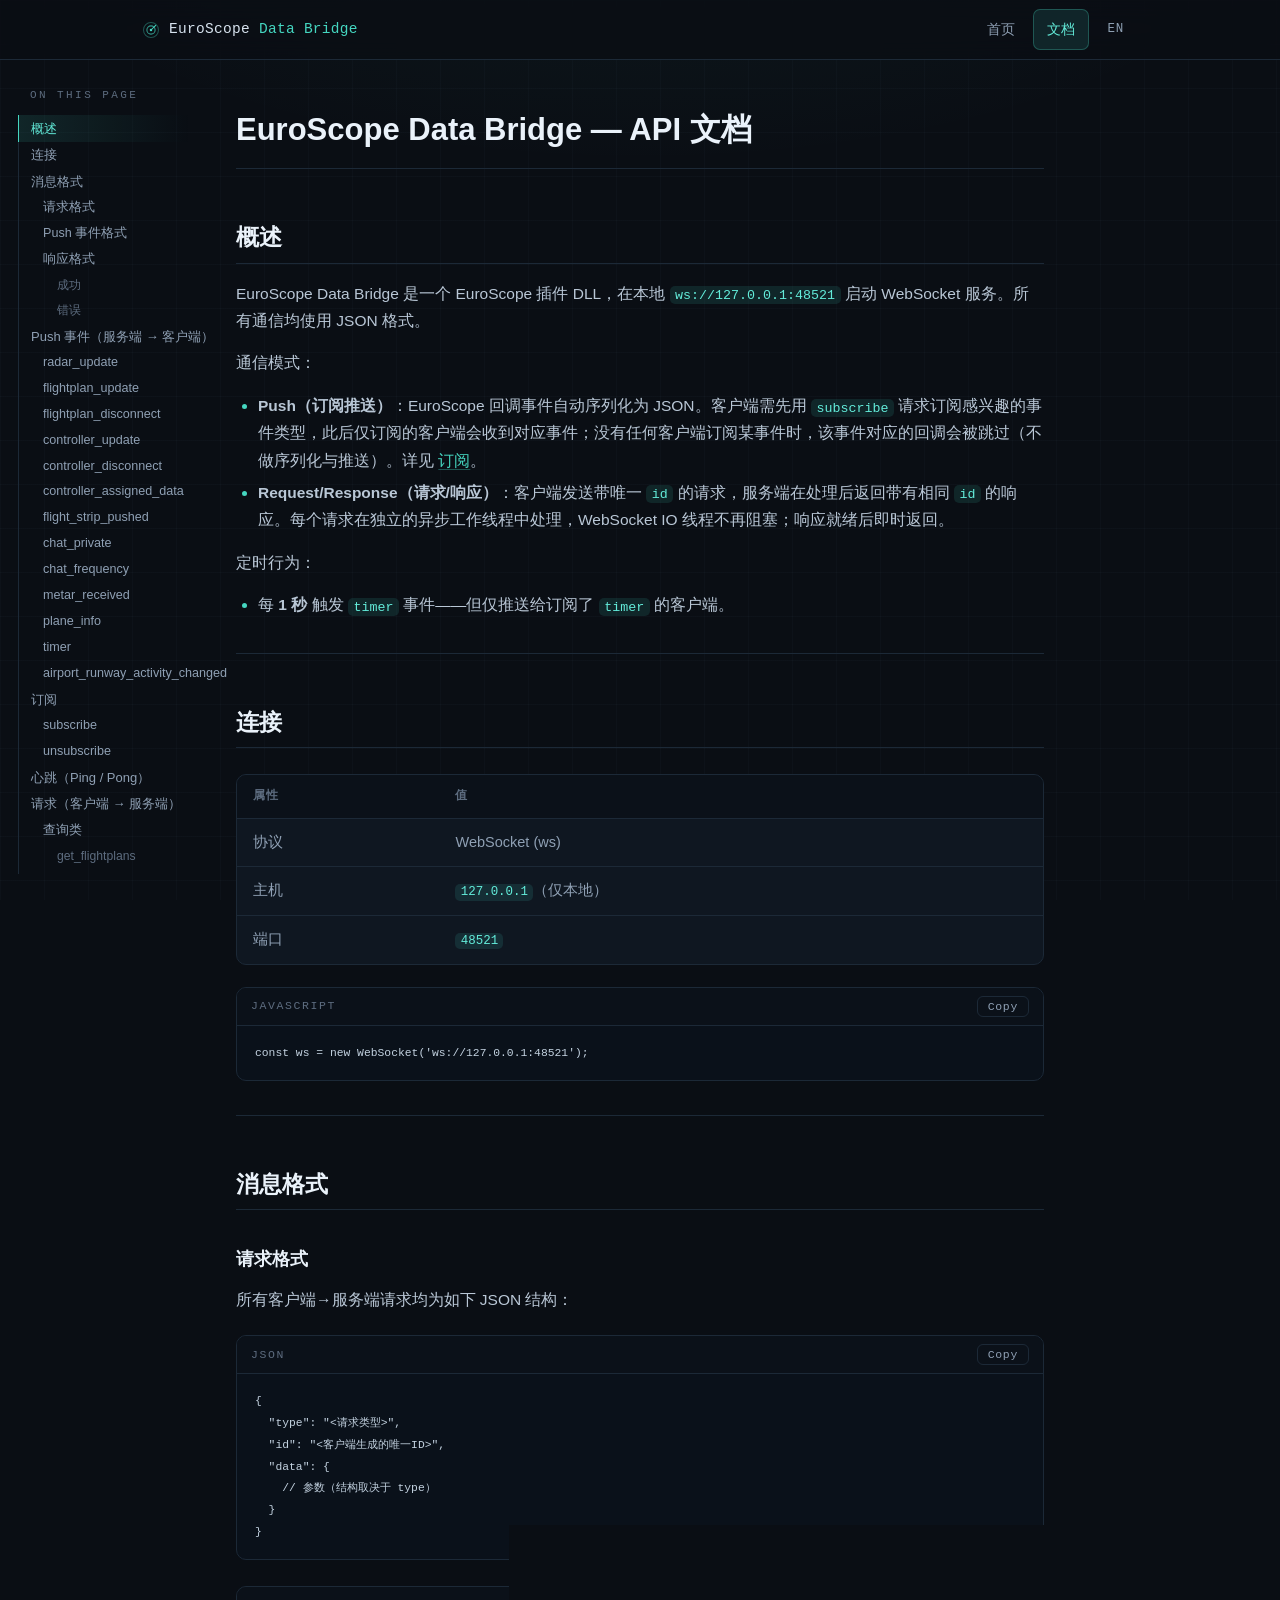
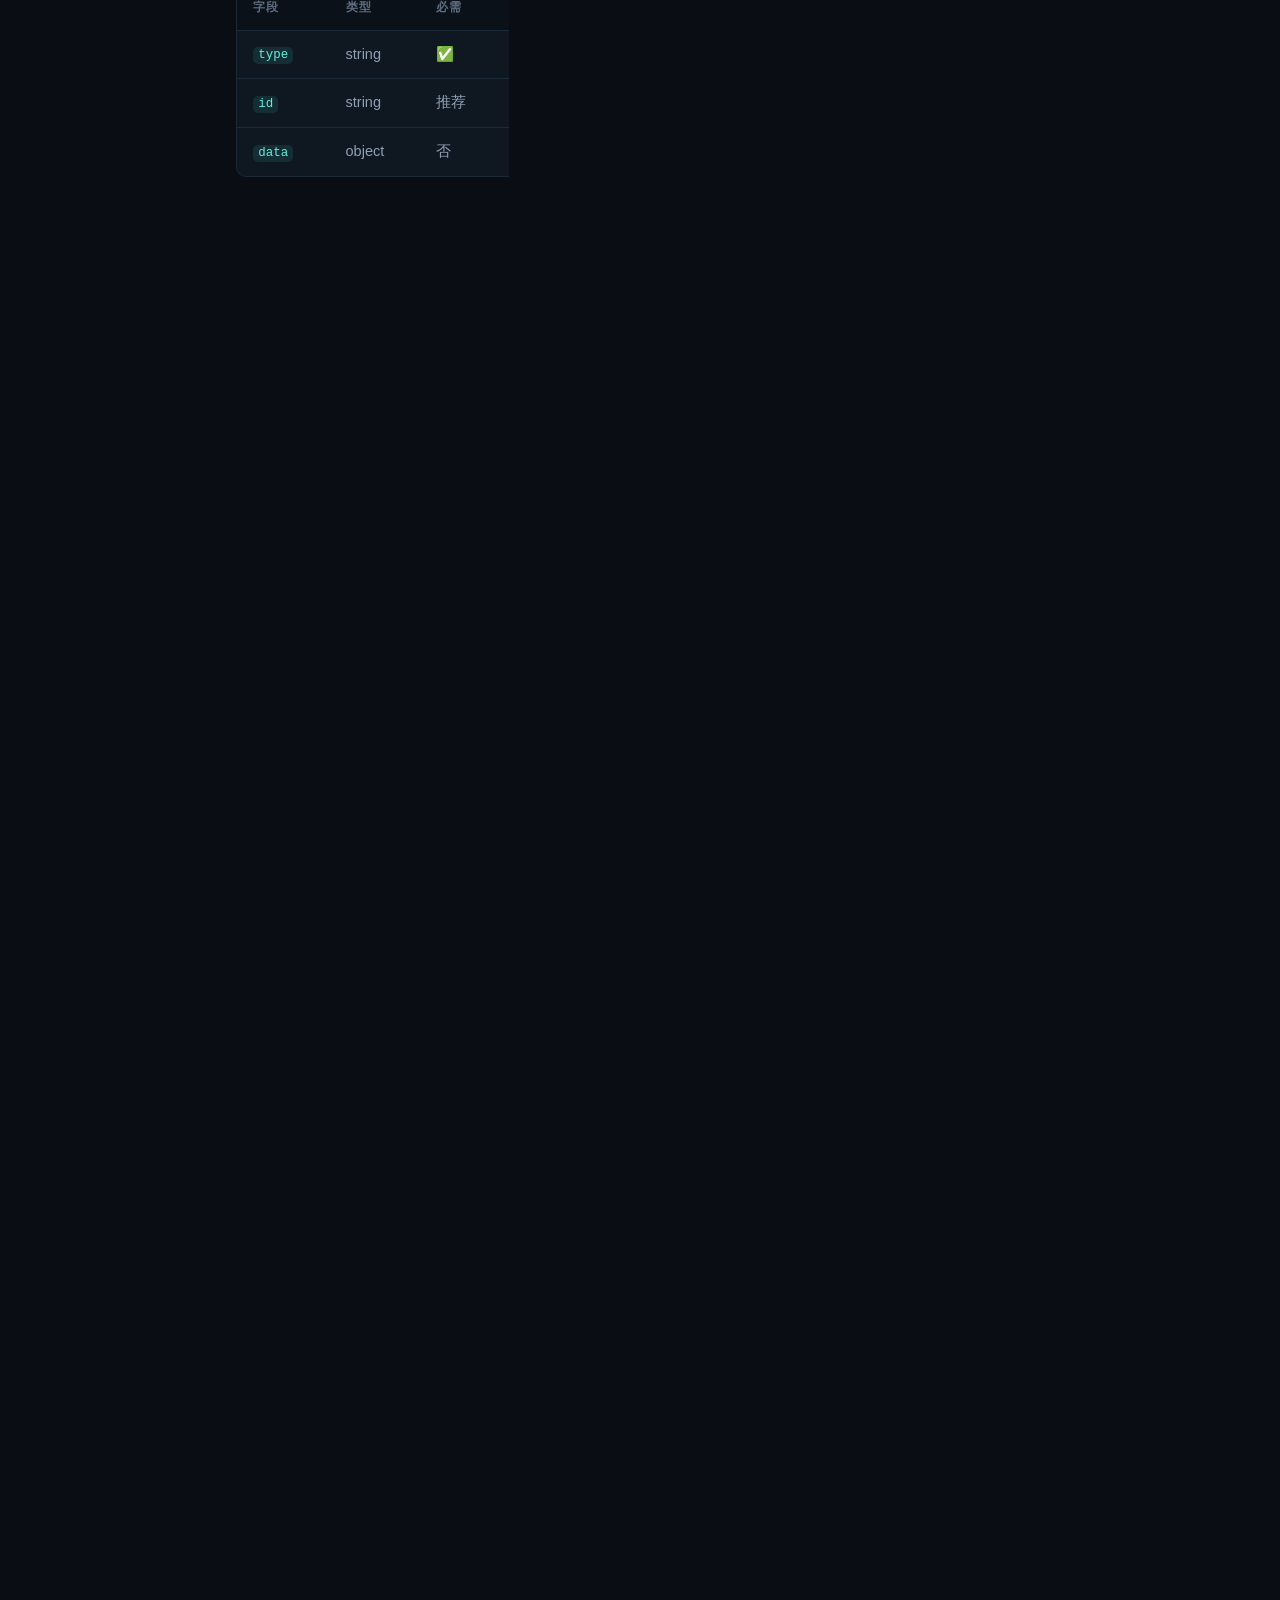
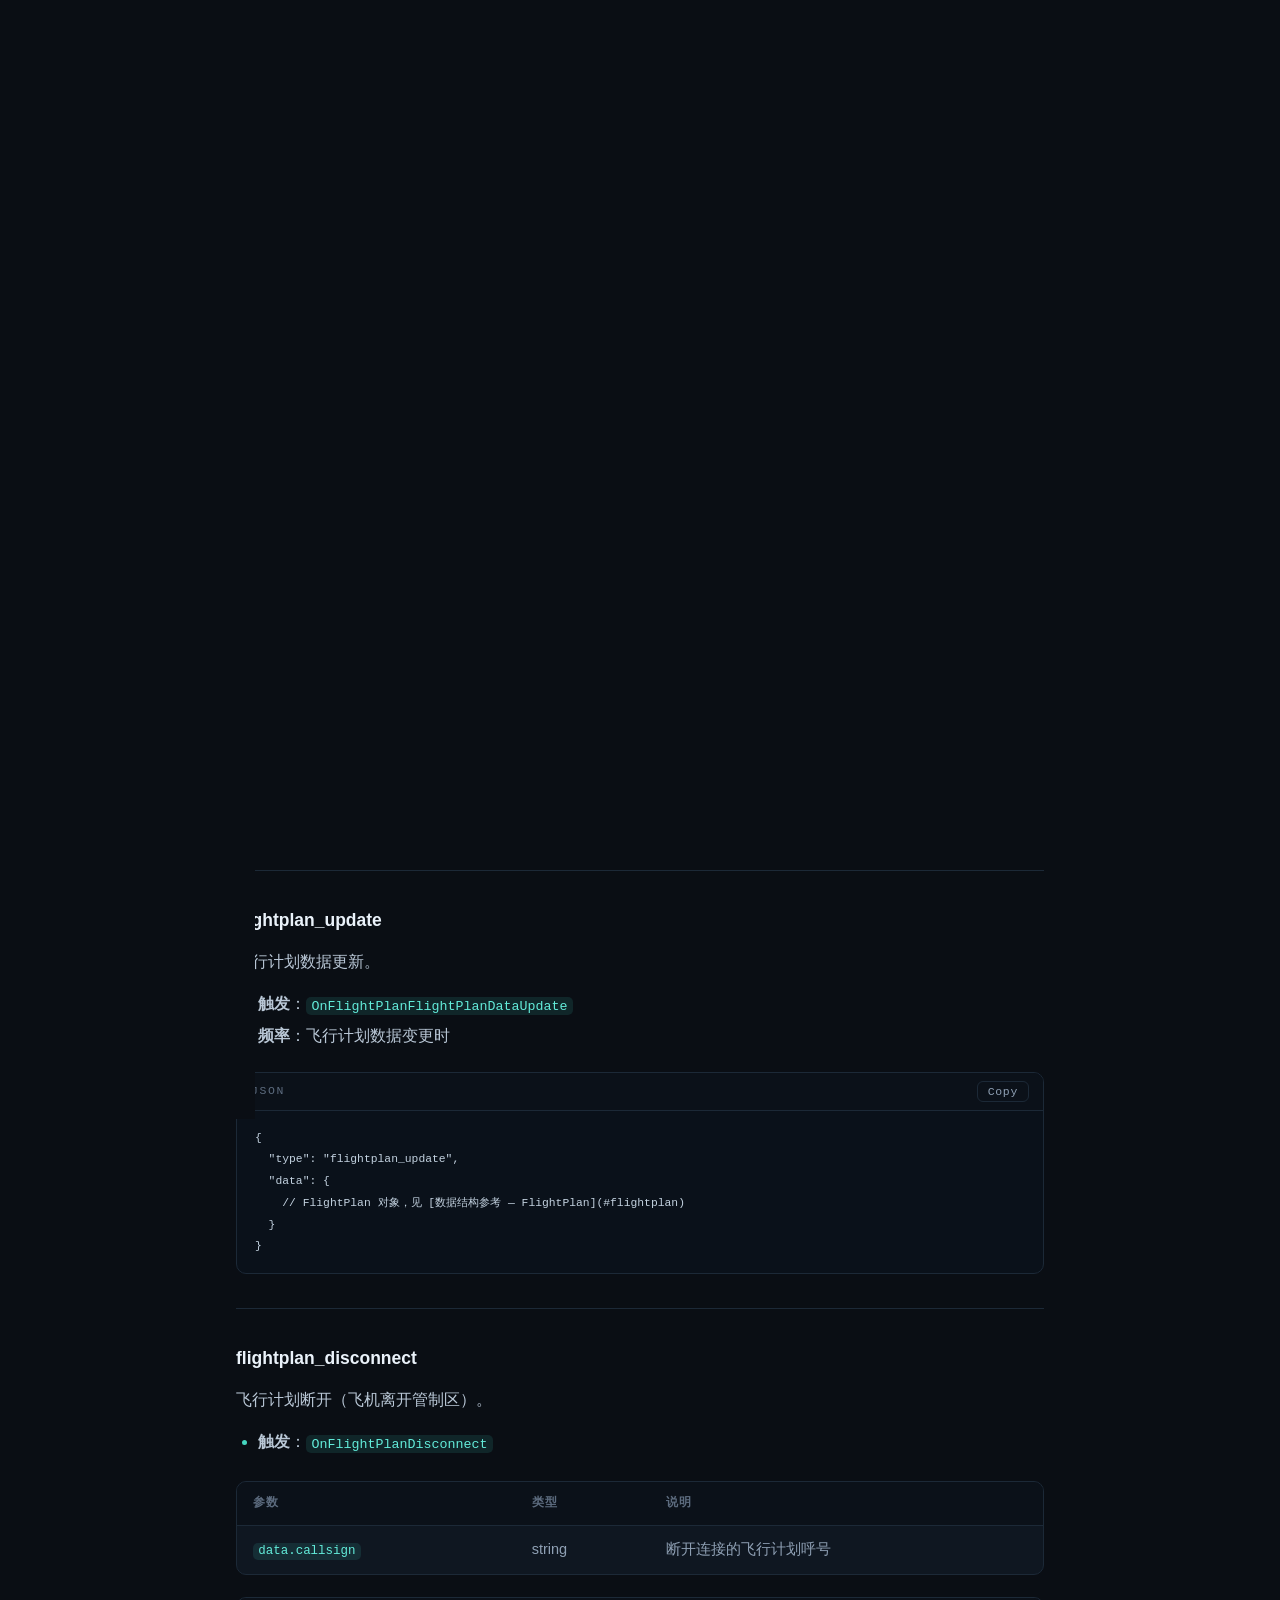
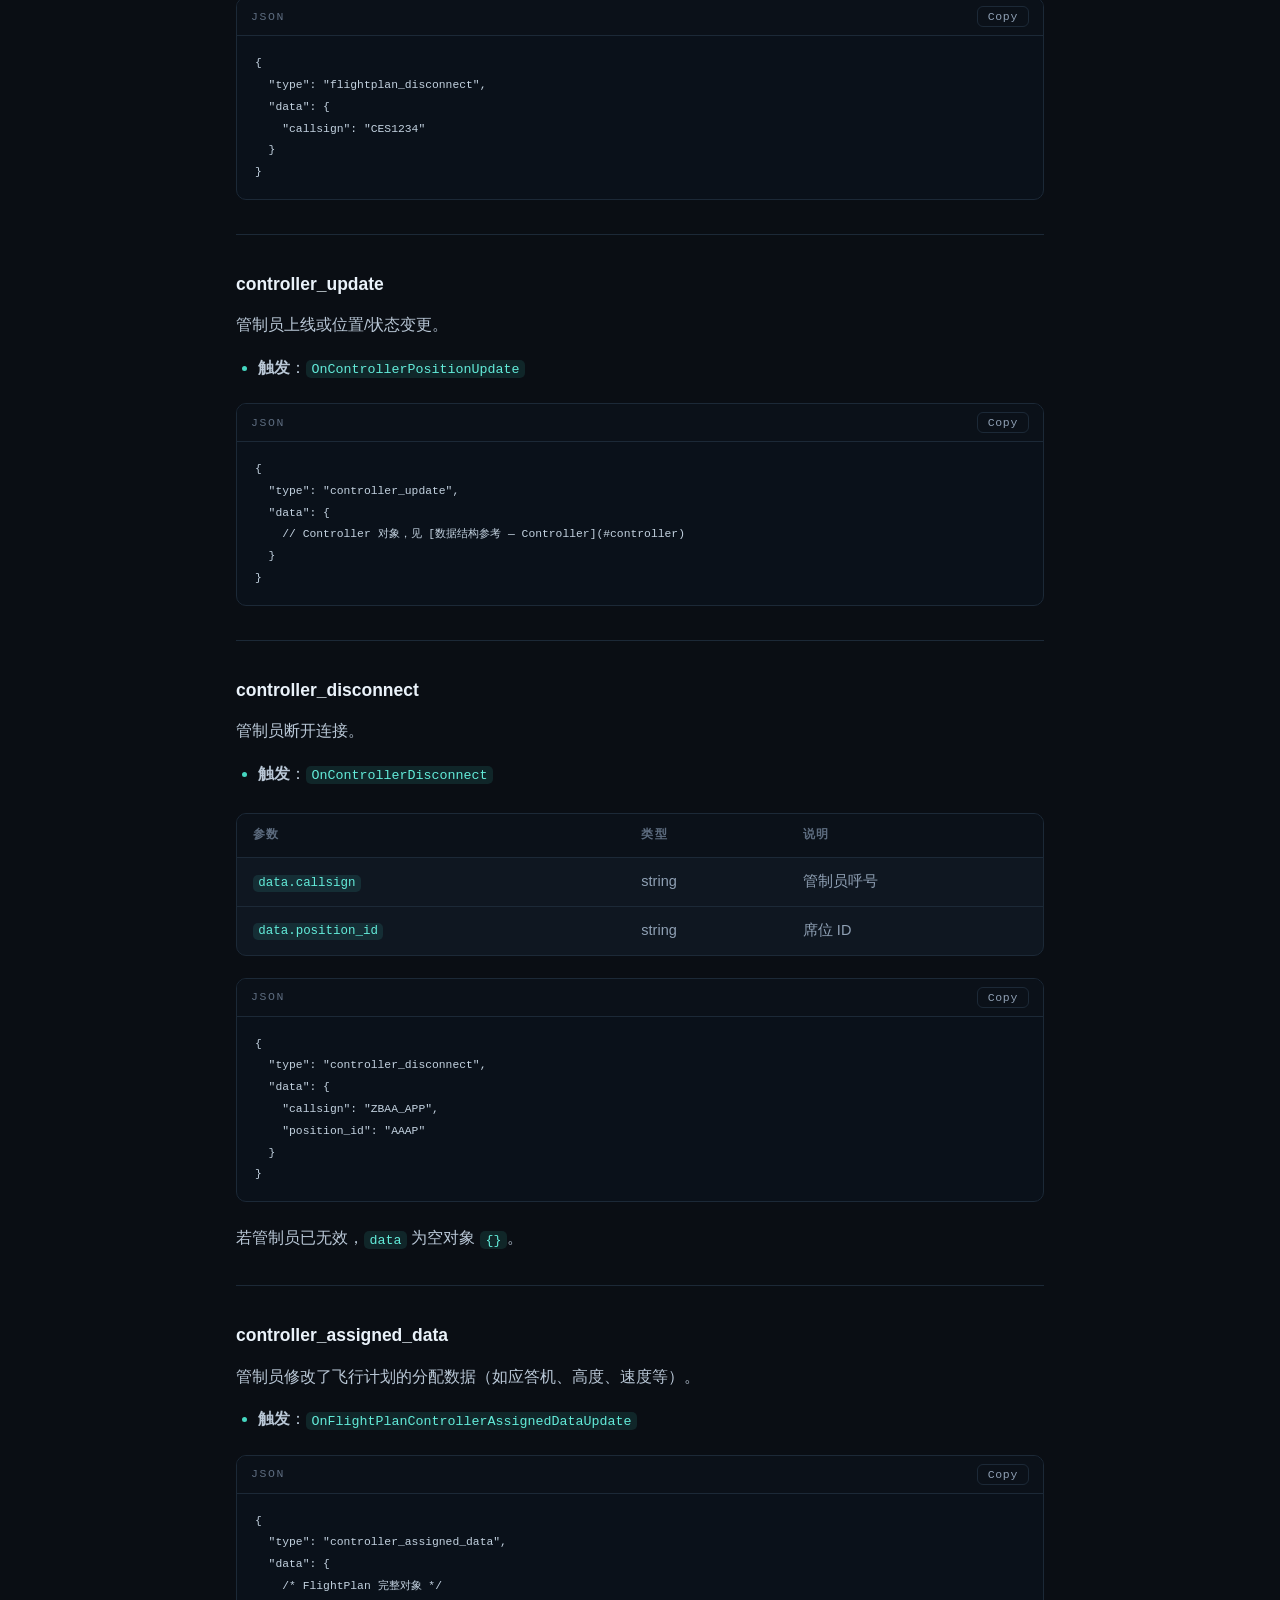
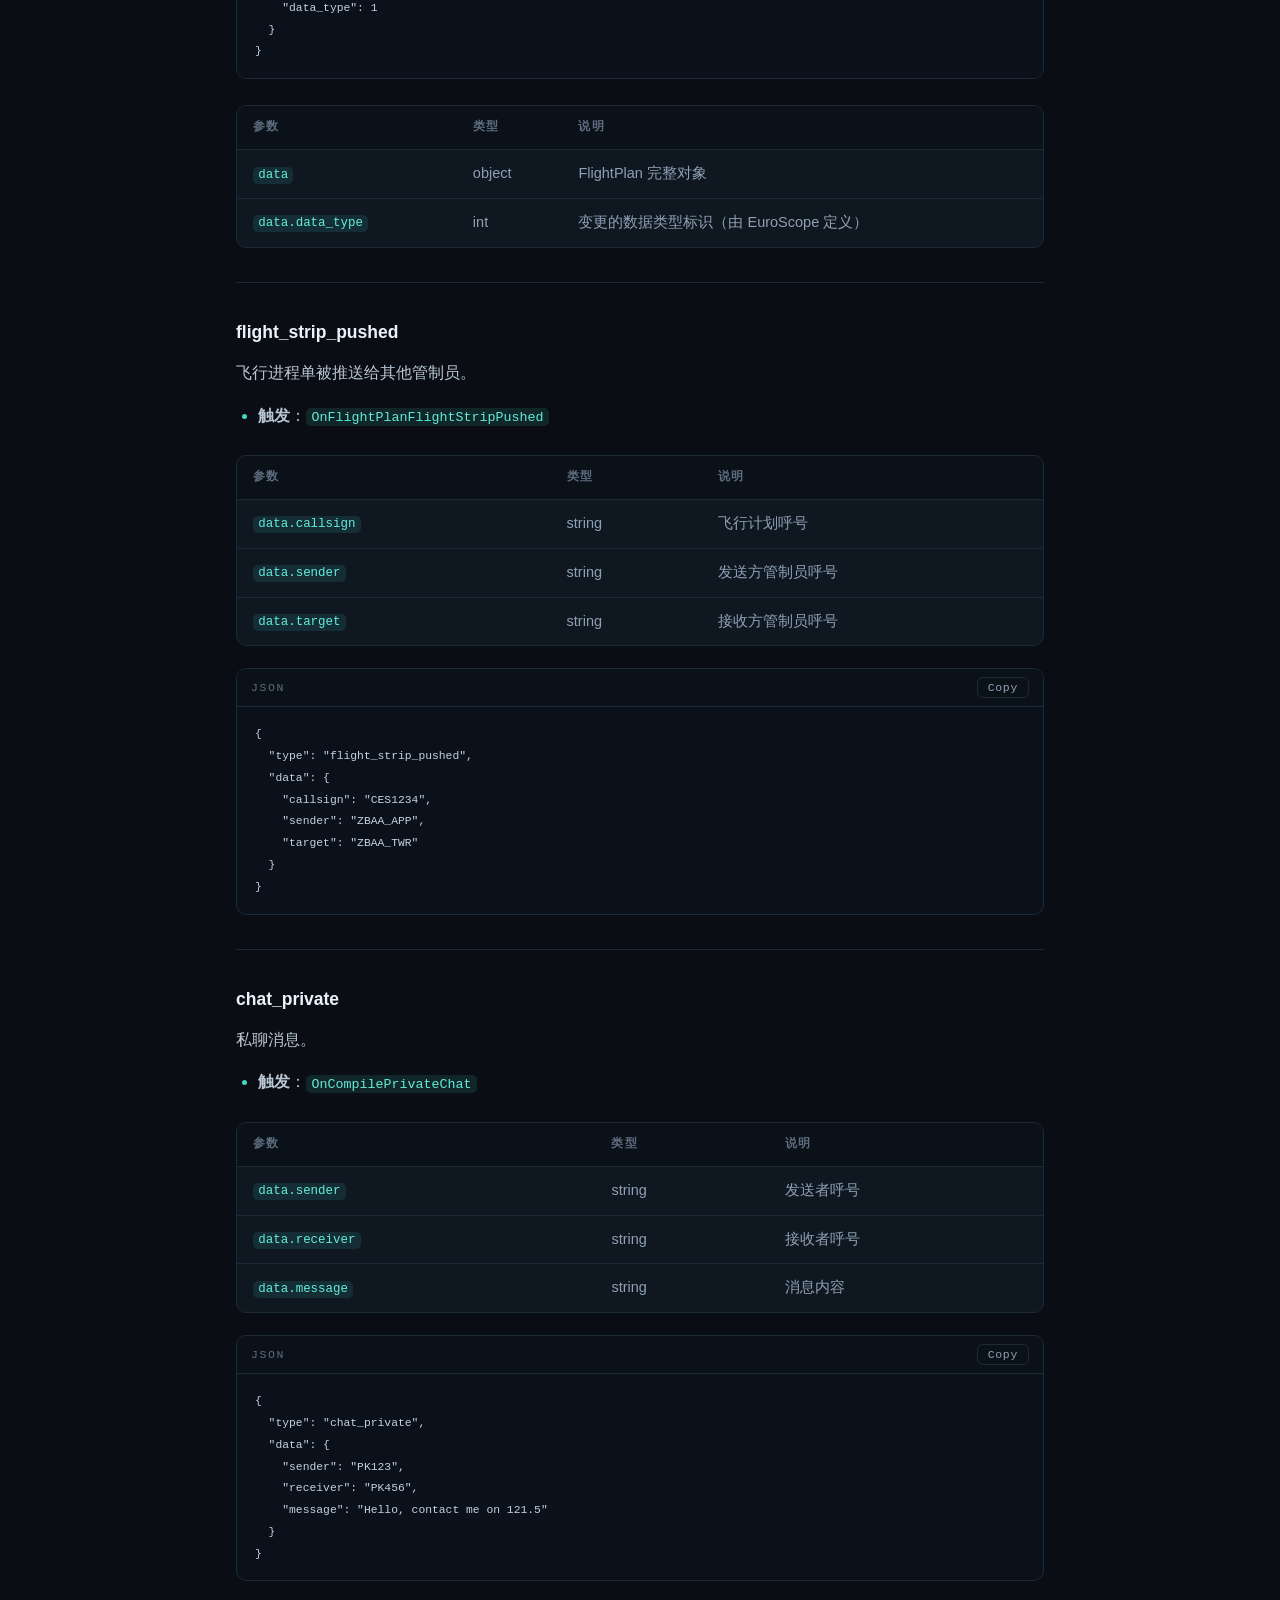
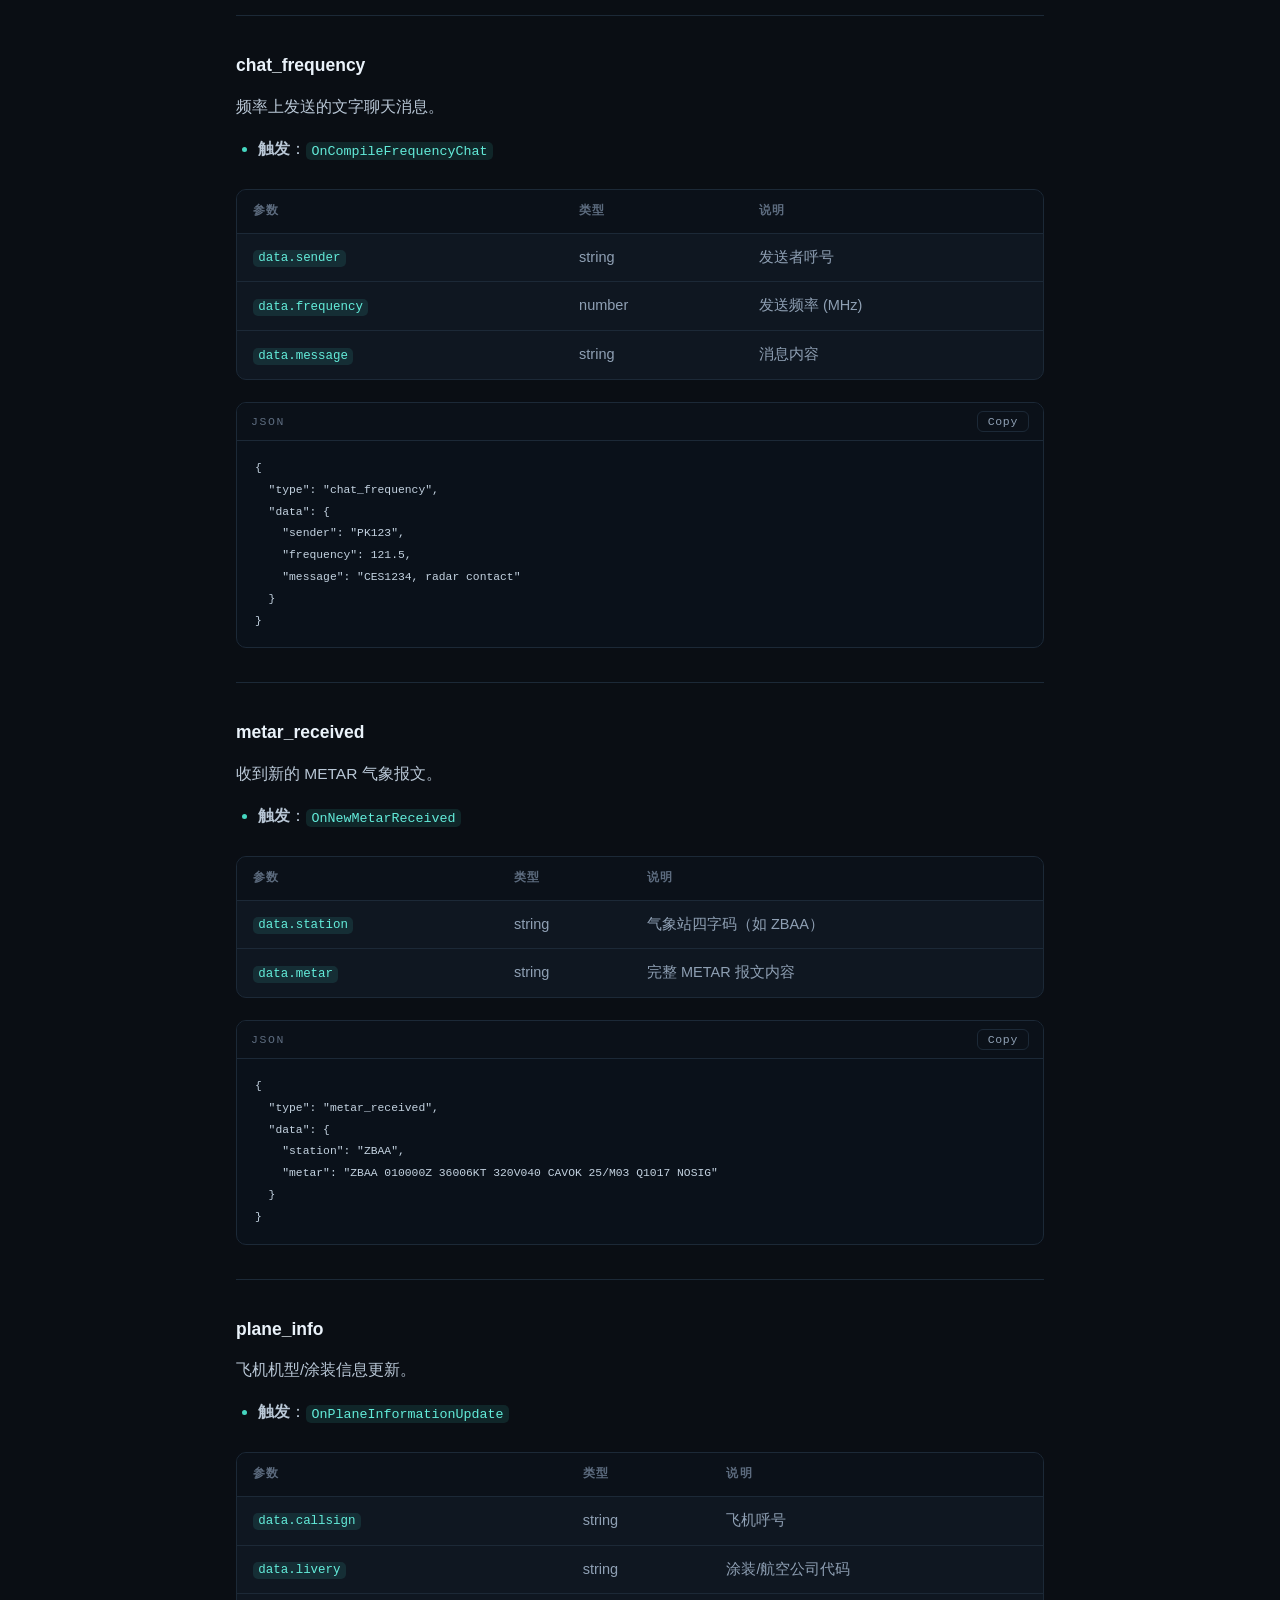
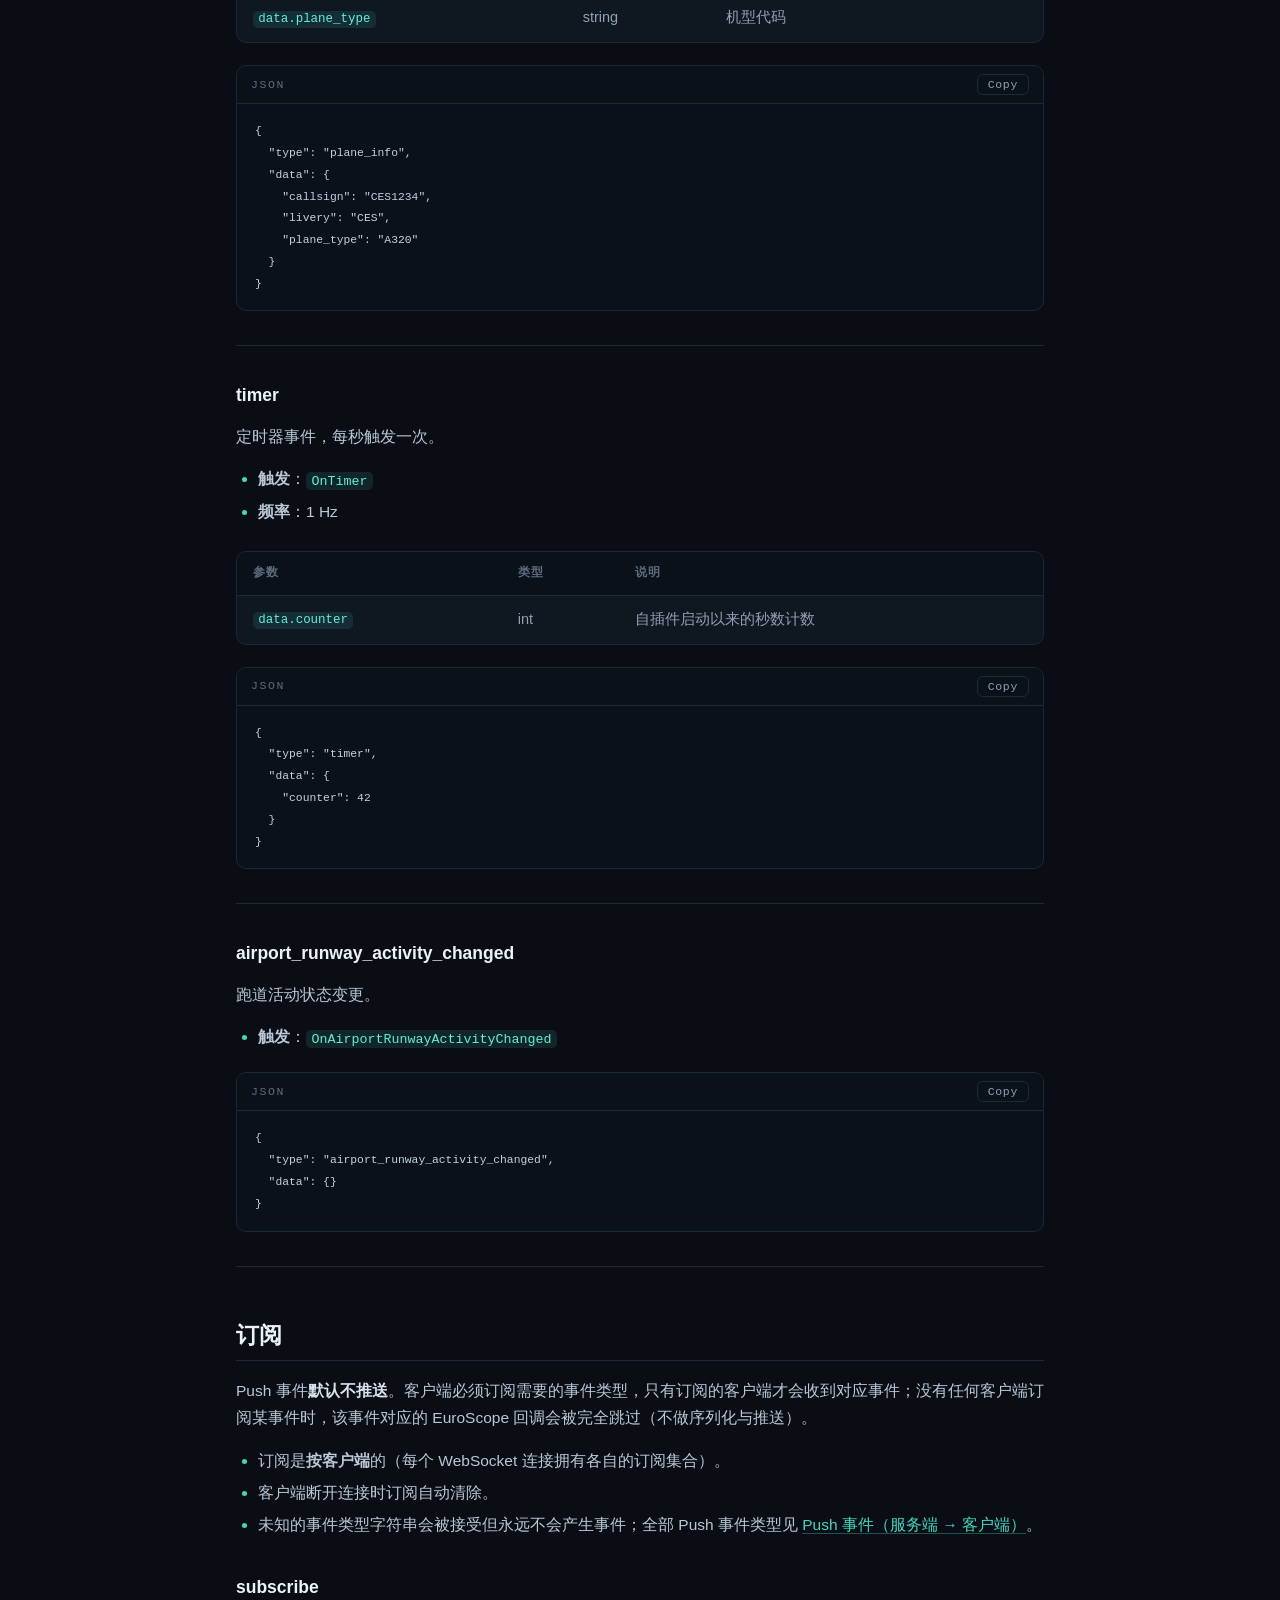
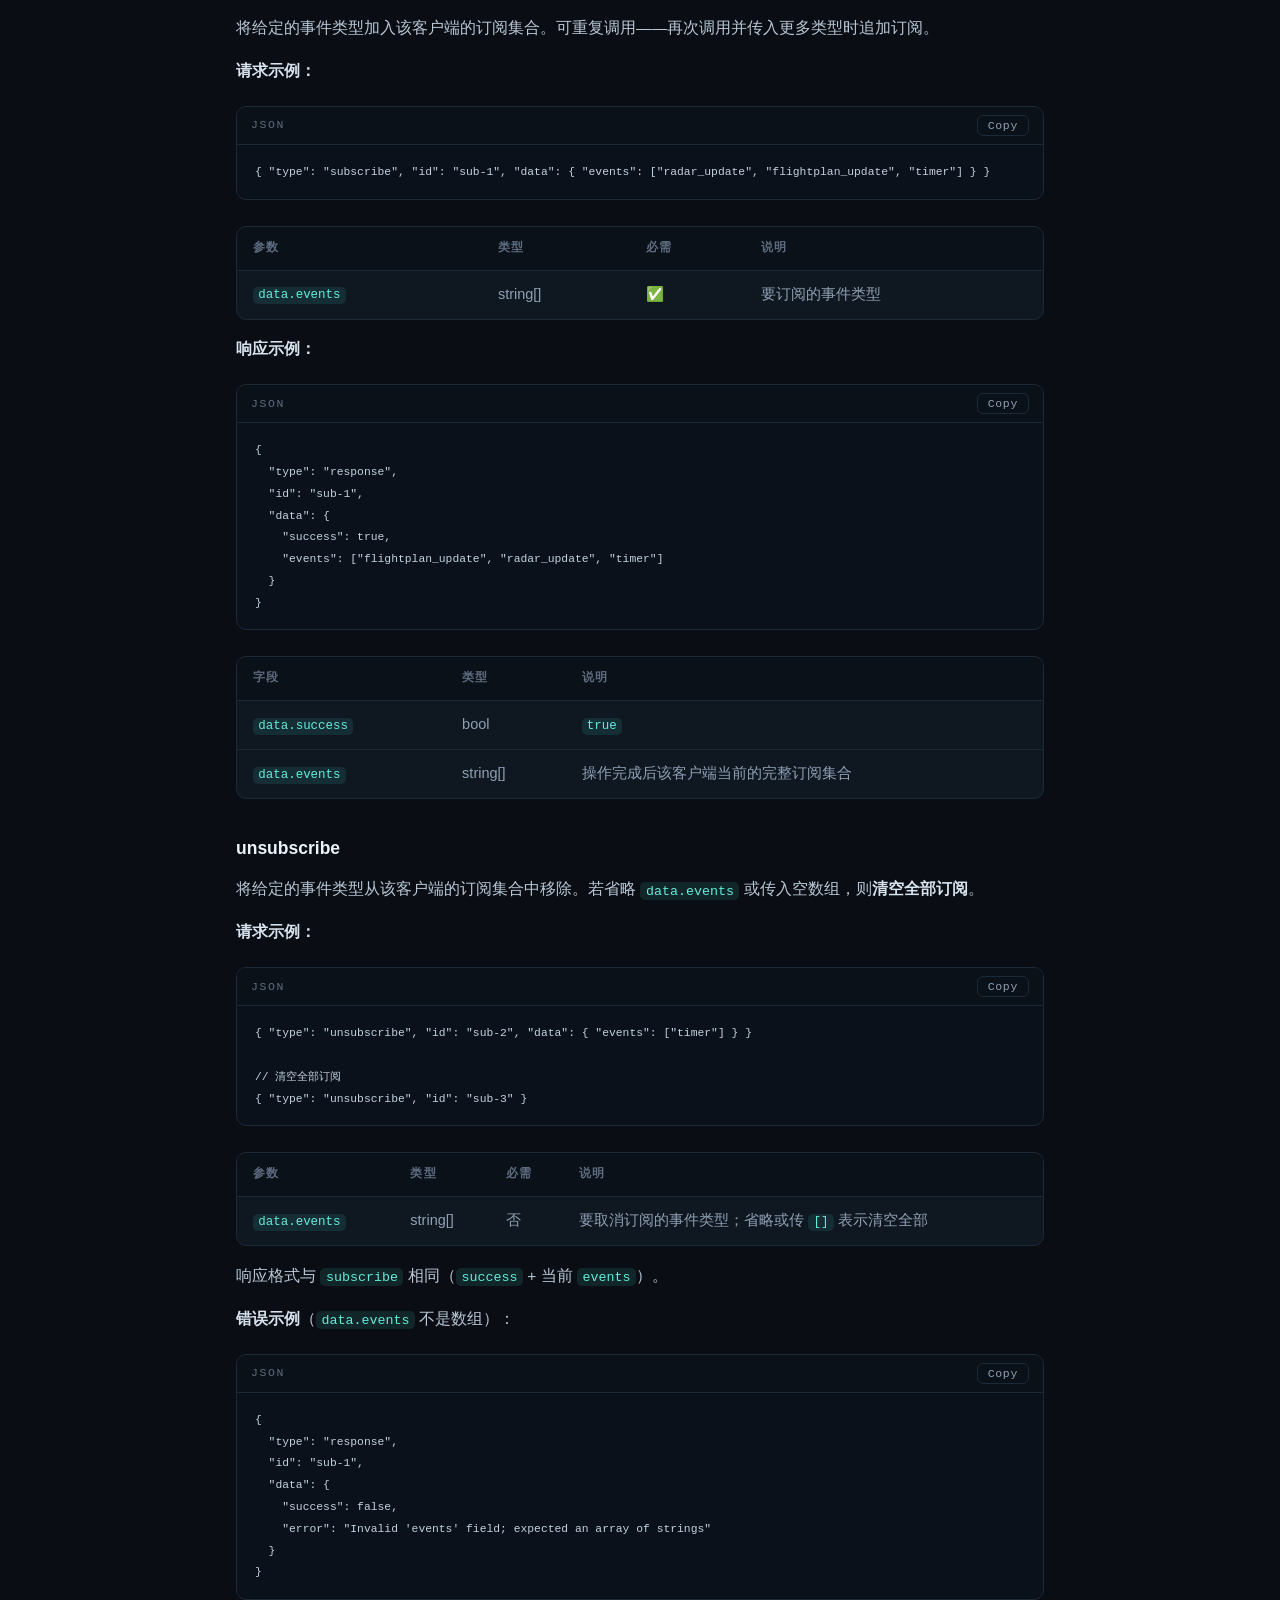
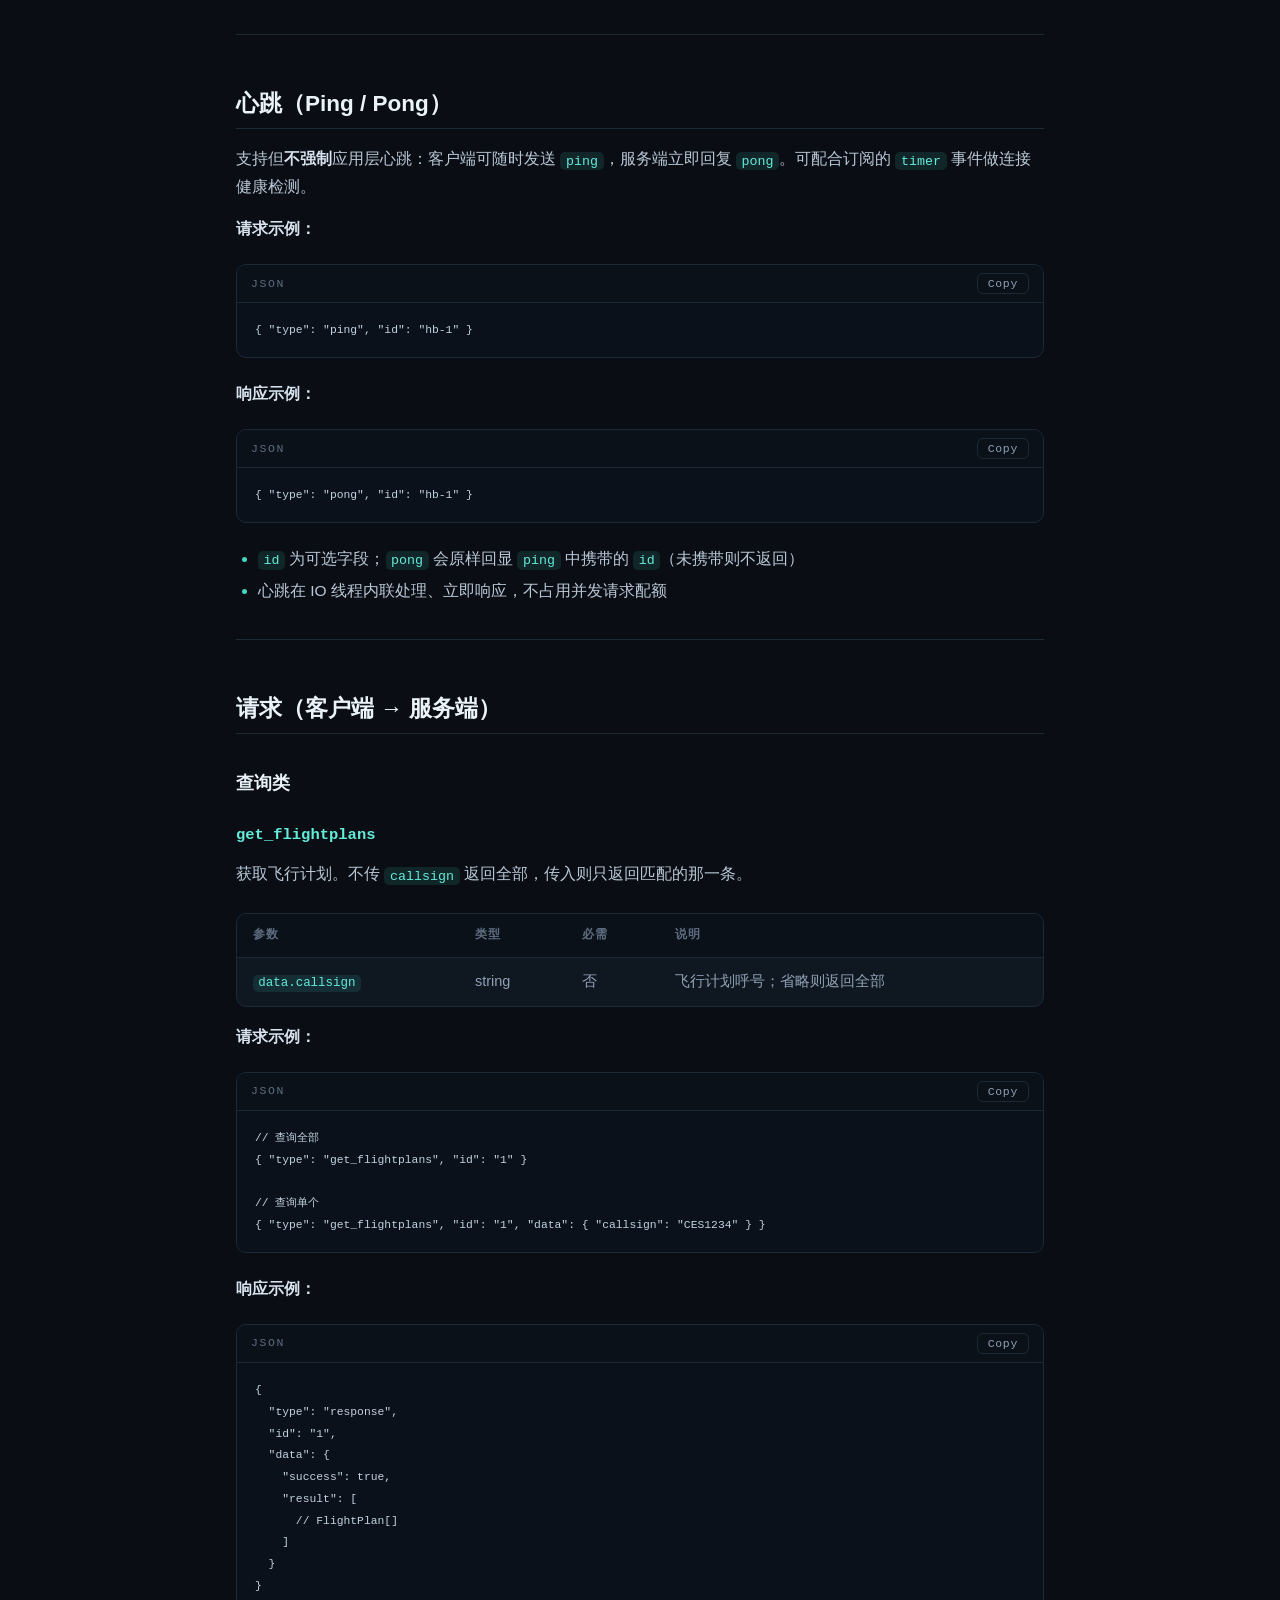
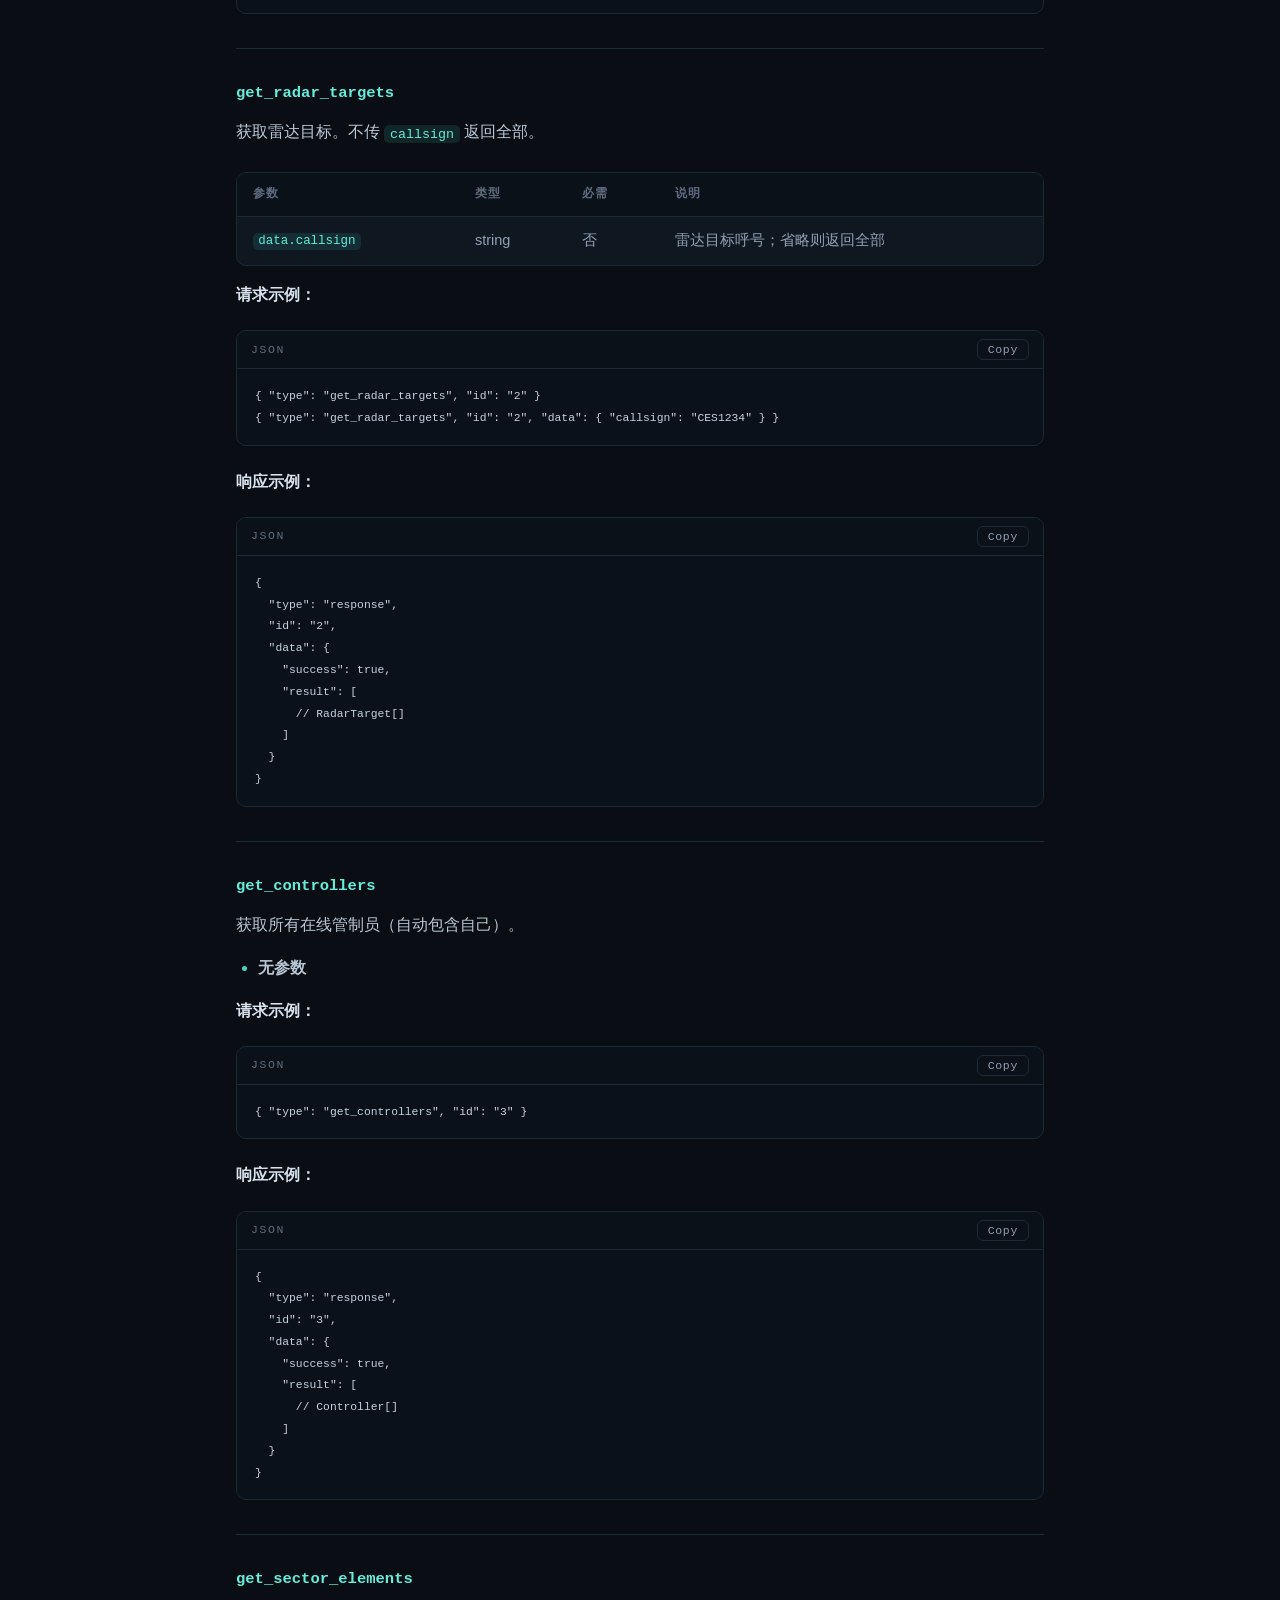
<file: page/zh/wiki.html>
<!doctype html>
<html lang="zh-CN">
<head>
<meta charset="utf-8">
<meta name="viewport" content="width=device-width, initial-scale=1">
<title>EuroScope Data Bridge — API 文档</title>
<meta name="description" content="EuroScope Data Bridge — local WebSocket API for live EuroScope flight data. Documentation and quick start.">
<link rel="stylesheet" href="../assets/style.css">
</head>
<body class="wiki-body">
<header class="nav">
  <div class="nav-inner">
    <a class="brand" href="index.html">
      <svg viewBox="0 0 24 24" width="18" height="18" aria-hidden="true">
  <circle cx="12" cy="12" r="10" fill="none" stroke="currentColor" stroke-width="1.4" opacity="0.35"/>
  <circle cx="12" cy="12" r="5.5" fill="none" stroke="currentColor" stroke-width="1.4" opacity="0.7"/>
  <path d="M12 12 L18.6 5.4" stroke="currentColor" stroke-width="1.4"/>
  <circle cx="12" cy="12" r="1.7" fill="currentColor"/>
</svg>
      <span class="brand-name">EuroScope <em>Data Bridge</em></span>
    </a>
    <nav class="nav-links">
      <a href="index.html">首页</a>
      <a href="wiki.html" class="active">文档</a>
      <a class="nav-lang" href="../en/wiki.html">EN</a>
    </nav>
    <button class="toc-toggle" id="tocToggle" type="button" aria-label="Toggle contents">☰</button>
  </div>
</header>
<aside class="toc" id="toc">
  <div class="toc-head">ON THIS PAGE</div>
  <nav class="toc-nav">
    <a class="toc-link toc-l2" href="#概述">概述</a>
    <a class="toc-link toc-l2" href="#连接">连接</a>
    <a class="toc-link toc-l2" href="#消息格式">消息格式</a>
    <a class="toc-link toc-l3" href="#请求格式">请求格式</a>
    <a class="toc-link toc-l3" href="#push-事件格式">Push 事件格式</a>
    <a class="toc-link toc-l3" href="#响应格式">响应格式</a>
    <a class="toc-link toc-l4" href="#成功">成功</a>
    <a class="toc-link toc-l4" href="#错误">错误</a>
    <a class="toc-link toc-l2" href="#push-事件服务端--客户端">Push 事件（服务端 → 客户端）</a>
    <a class="toc-link toc-l3" href="#radar_update">radar_update</a>
    <a class="toc-link toc-l3" href="#flightplan_update">flightplan_update</a>
    <a class="toc-link toc-l3" href="#flightplan_disconnect">flightplan_disconnect</a>
    <a class="toc-link toc-l3" href="#controller_update">controller_update</a>
    <a class="toc-link toc-l3" href="#controller_disconnect">controller_disconnect</a>
    <a class="toc-link toc-l3" href="#controller_assigned_data">controller_assigned_data</a>
    <a class="toc-link toc-l3" href="#flight_strip_pushed">flight_strip_pushed</a>
    <a class="toc-link toc-l3" href="#chat_private">chat_private</a>
    <a class="toc-link toc-l3" href="#chat_frequency">chat_frequency</a>
    <a class="toc-link toc-l3" href="#metar_received">metar_received</a>
    <a class="toc-link toc-l3" href="#plane_info">plane_info</a>
    <a class="toc-link toc-l3" href="#timer">timer</a>
    <a class="toc-link toc-l3" href="#airport_runway_activity_changed">airport_runway_activity_changed</a>
    <a class="toc-link toc-l2" href="#订阅">订阅</a>
    <a class="toc-link toc-l3" href="#subscribe">subscribe</a>
    <a class="toc-link toc-l3" href="#unsubscribe">unsubscribe</a>
    <a class="toc-link toc-l2" href="#心跳ping--pong">心跳（Ping / Pong）</a>
    <a class="toc-link toc-l2" href="#请求客户端--服务端">请求（客户端 → 服务端）</a>
    <a class="toc-link toc-l3" href="#查询类">查询类</a>
    <a class="toc-link toc-l4" href="#get_flightplans">get_flightplans</a>
    <a class="toc-link toc-l4" href="#get_radar_targets">get_radar_targets</a>
    <a class="toc-link toc-l4" href="#get_controllers">get_controllers</a>
    <a class="toc-link toc-l4" href="#get_sector_elements">get_sector_elements</a>
    <a class="toc-link toc-l4" href="#get_voice_channels">get_voice_channels</a>
    <a class="toc-link toc-l4" href="#get_transition_altitude">get_transition_altitude</a>
    <a class="toc-link toc-l4" href="#get_connection_type">get_connection_type</a>
    <a class="toc-link toc-l4" href="#get_full_snapshot">get_full_snapshot</a>
    <a class="toc-link toc-l3" href="#设置类--controllerassigneddata">设置类 — ControllerAssignedData</a>
    <a class="toc-link toc-l4" href="#set_squawk">set_squawk</a>
    <a class="toc-link toc-l4" href="#set_final_altitude">set_final_altitude</a>
    <a class="toc-link toc-l4" href="#set_cleared_altitude">set_cleared_altitude</a>
    <a class="toc-link toc-l4" href="#set_scratchpad">set_scratchpad</a>
    <a class="toc-link toc-l4" href="#set_speed">set_speed</a>
    <a class="toc-link toc-l4" href="#set_mach">set_mach</a>
    <a class="toc-link toc-l4" href="#set_rate">set_rate</a>
    <a class="toc-link toc-l4" href="#set_heading">set_heading</a>
    <a class="toc-link toc-l4" href="#set_direct_to">set_direct_to</a>
    <a class="toc-link toc-l4" href="#set_communication_type">set_communication_type</a>
    <a class="toc-link toc-l3" href="#设置类--flightplandata">设置类 — FlightPlanData</a>
    <a class="toc-link toc-l4" href="#set_plan_type">set_plan_type</a>
    <a class="toc-link toc-l4" href="#set_aircraft_info">set_aircraft_info</a>
    <a class="toc-link toc-l4" href="#set_origin">set_origin</a>
    <a class="toc-link toc-l4" href="#set_destination">set_destination</a>
    <a class="toc-link toc-l4" href="#set_alternate">set_alternate</a>
    <a class="toc-link toc-l4" href="#set_remarks">set_remarks</a>
    <a class="toc-link toc-l4" href="#set_route">set_route</a>
    <a class="toc-link toc-l4" href="#set_true_airspeed">set_true_airspeed</a>
    <a class="toc-link toc-l4" href="#set_departure_time">set_departure_time</a>
    <a class="toc-link toc-l4" href="#set_actual_departure_time">set_actual_departure_time</a>
    <a class="toc-link toc-l4" href="#set_enroute_hours">set_enroute_hours</a>
    <a class="toc-link toc-l4" href="#set_enroute_minutes">set_enroute_minutes</a>
    <a class="toc-link toc-l4" href="#set_fuel_hours">set_fuel_hours</a>
    <a class="toc-link toc-l4" href="#set_fuel_minutes">set_fuel_minutes</a>
    <a class="toc-link toc-l3" href="#操作类">操作类</a>
    <a class="toc-link toc-l4" href="#amend_flight_plan">amend_flight_plan</a>
    <a class="toc-link toc-l4" href="#start_tracking">start_tracking</a>
    <a class="toc-link toc-l4" href="#end_tracking">end_tracking</a>
    <a class="toc-link toc-l4" href="#accept_handoff">accept_handoff</a>
    <a class="toc-link toc-l4" href="#refuse_handoff">refuse_handoff</a>
    <a class="toc-link toc-l4" href="#initiate_handoff">initiate_handoff</a>
    <a class="toc-link toc-l4" href="#push_flight_strip">push_flight_strip</a>
    <a class="toc-link toc-l4" href="#set_estimation">set_estimation</a>
    <a class="toc-link toc-l4" href="#clear_estimation">clear_estimation</a>
    <a class="toc-link toc-l4" href="#set_flight_strip_annotation">set_flight_strip_annotation</a>
    <a class="toc-link toc-l4" href="#correlate">correlate</a>
    <a class="toc-link toc-l4" href="#uncorrelate">uncorrelate</a>
    <a class="toc-link toc-l4" href="#set_asel">set_asel</a>
    <a class="toc-link toc-l4" href="#display_message">display_message</a>
    <a class="toc-link toc-l4" href="#send_command">send_command</a>
    <a class="toc-link toc-l3" href="#语音频道切换">语音频道切换</a>
    <a class="toc-link toc-l4" href="#toggle_primary">toggle_primary</a>
    <a class="toc-link toc-l4" href="#toggle_atis">toggle_atis</a>
    <a class="toc-link toc-l4" href="#toggle_text_receive">toggle_text_receive</a>
    <a class="toc-link toc-l4" href="#toggle_text_transmit">toggle_text_transmit</a>
    <a class="toc-link toc-l4" href="#toggle_voice_receive">toggle_voice_receive</a>
    <a class="toc-link toc-l4" href="#toggle_voice_transmit">toggle_voice_transmit</a>
    <a class="toc-link toc-l2" href="#数据结构参考">数据结构参考</a>
    <a class="toc-link toc-l3" href="#flightplan">FlightPlan</a>
    <a class="toc-link toc-l3" href="#flightplandata">FlightPlanData</a>
    <a class="toc-link toc-l3" href="#controllerassigneddata">ControllerAssignedData</a>
    <a class="toc-link toc-l3" href="#extractedroute">ExtractedRoute</a>
    <a class="toc-link toc-l3" href="#positionpredictions">PositionPredictions</a>
    <a class="toc-link toc-l3" href="#radartargetpositiondata">RadarTargetPositionData</a>
    <a class="toc-link toc-l3" href="#radartarget">RadarTarget</a>
    <a class="toc-link toc-l3" href="#controller">Controller</a>
    <a class="toc-link toc-l3" href="#sectorelement">SectorElement</a>
    <a class="toc-link toc-l3" href="#voicechannel">VoiceChannel</a>
    <a class="toc-link toc-l2" href="#错误处理">错误处理</a>
    <a class="toc-link toc-l3" href="#常见错误消息">常见错误消息</a>
    <a class="toc-link toc-l2" href="#配置常量">配置常量</a>
  </nav>
</aside>
<main class="main">
  <article class="doc">
<h1 id="euroscope-data-bridge--api-文档">EuroScope Data Bridge — API 文档</h1>
<h2 id="概述">概述</h2>
<p>EuroScope Data Bridge 是一个 EuroScope 插件 DLL，在本地 <code>ws://127.0.0.1:48521</code> 启动 WebSocket 服务。所有通信均使用 JSON 格式。</p>
<p>通信模式：</p>
<ul><li><strong>Push（订阅推送）</strong>：EuroScope 回调事件自动序列化为 JSON。客户端需先用 <code>subscribe</code> 请求订阅感兴趣的事件类型，此后仅订阅的客户端会收到对应事件；没有任何客户端订阅某事件时，该事件对应的回调会被跳过（不做序列化与推送）。详见 <a href="#订阅">订阅</a>。</li><li><strong>Request/Response（请求/响应）</strong>：客户端发送带唯一 <code>id</code> 的请求，服务端在处理后返回带有相同 <code>id</code> 的响应。每个请求在独立的异步工作线程中处理，WebSocket IO 线程不再阻塞；响应就绪后即时返回。</li></ul>
<p>定时行为：</p>
<ul><li>每 <strong>1 秒</strong> 触发 <code>timer</code> 事件——但仅推送给订阅了 <code>timer</code> 的客户端。</li></ul>
<hr>
<h2 id="连接">连接</h2>
<div class="table-wrap"><table><thead><tr><th>属性</th><th>值</th></tr></thead><tbody><tr><td>协议</td><td>WebSocket (ws)</td></tr><tr><td>主机</td><td><code>127.0.0.1</code>（仅本地）</td></tr><tr><td>端口</td><td><code>48521</code></td></tr></tbody></table></div>
<div class="code-block">
  <div class="code-head">
    <span class="code-lang">JavaScript</span>
    <button class="code-copy" type="button" aria-label="Copy">Copy</button>
  </div>
  <pre><code class="lang-javascript">const ws = new WebSocket('ws://127.0.0.1:48521');</code></pre>
</div>
<hr>
<h2 id="消息格式">消息格式</h2>
<h3 id="请求格式">请求格式</h3>
<p>所有客户端→服务端请求均为如下 JSON 结构：</p>
<div class="code-block">
  <div class="code-head">
    <span class="code-lang">JSON</span>
    <button class="code-copy" type="button" aria-label="Copy">Copy</button>
  </div>
  <pre><code class="lang-json">{
  &quot;type&quot;: &quot;&lt;请求类型&gt;&quot;,
  &quot;id&quot;: &quot;&lt;客户端生成的唯一ID&gt;&quot;,
  &quot;data&quot;: {
    // 参数（结构取决于 type）
  }
}</code></pre>
</div>
<div class="table-wrap"><table><thead><tr><th>字段</th><th>类型</th><th>必需</th><th>说明</th></tr></thead><tbody><tr><td><code>type</code></td><td>string</td><td>✅</td><td>请求类型，见下文各请求定义</td></tr><tr><td><code>id</code></td><td>string</td><td>推荐</td><td>客户端生成的唯一ID，响应中原样返回 （建议使用随机值）</td></tr><tr><td><code>data</code></td><td>object</td><td>否</td><td>请求参数，结构取决于 type</td></tr></tbody></table></div>
<h3 id="push-事件格式">Push 事件格式</h3>
<p>Push 事件仅发送给订阅了其 <code>type</code> 的客户端（见 <a href="#订阅">订阅</a>）。服务端主动推送的事件不含 <code>id</code> 字段：</p>
<div class="code-block">
  <div class="code-head">
    <span class="code-lang">JSON</span>
    <button class="code-copy" type="button" aria-label="Copy">Copy</button>
  </div>
  <pre><code class="lang-json">{
  &quot;type&quot;: &quot;&lt;事件类型&gt;&quot;,
  &quot;data&quot;: {
    // 事件数据
  }
}</code></pre>
</div>
<div class="table-wrap"><table><thead><tr><th>字段</th><th>类型</th><th>说明</th></tr></thead><tbody><tr><td><code>type</code></td><td>string</td><td>事件类型</td></tr><tr><td><code>data</code></td><td>object</td><td>事件数据</td></tr></tbody></table></div>
<h3 id="响应格式">响应格式</h3>
<h4 id="成功">成功</h4>
<div class="code-block">
  <div class="code-head">
    <span class="code-lang">JSON</span>
    <button class="code-copy" type="button" aria-label="Copy">Copy</button>
  </div>
  <pre><code class="lang-json">{
  &quot;type&quot;: &quot;response&quot;,
  &quot;id&quot;: &quot;&lt;与请求相同的id&gt;&quot;,
  &quot;data&quot;: {
    &quot;success&quot;: true,
    &quot;result&quot;: { }
  }
}</code></pre>
</div>
<div class="table-wrap"><table><thead><tr><th>字段</th><th>类型</th><th>说明</th></tr></thead><tbody><tr><td><code>type</code></td><td>string</td><td>固定为 <code>&quot;response&quot;</code></td></tr><tr><td><code>id</code></td><td>string</td><td>与请求相同的 id</td></tr><tr><td><code>data.success</code></td><td>bool</td><td><code>true</code></td></tr><tr><td><code>data.result</code></td><td>any</td><td>操作返回值（查询时为数组或对象，设置时为 <code>{}</code>）</td></tr></tbody></table></div>
<h4 id="错误">错误</h4>
<div class="code-block">
  <div class="code-head">
    <span class="code-lang">JSON</span>
    <button class="code-copy" type="button" aria-label="Copy">Copy</button>
  </div>
  <pre><code class="lang-json">{
  &quot;type&quot;: &quot;response&quot;,
  &quot;id&quot;: &quot;req-1&quot;,
  &quot;data&quot;: {
    &quot;success&quot;: false,
    &quot;error&quot;: &quot;错误描述&quot;
  }
}</code></pre>
</div>
<div class="table-wrap"><table><thead><tr><th>字段</th><th>类型</th><th>说明</th></tr></thead><tbody><tr><td><code>type</code></td><td>string</td><td>固定为 <code>&quot;response&quot;</code></td></tr><tr><td><code>id</code></td><td>string</td><td>与请求相同的 id</td></tr><tr><td><code>data.success</code></td><td>bool</td><td><code>false</code></td></tr><tr><td><code>data.error</code></td><td>string</td><td>错误描述</td></tr></tbody></table></div>
<hr>
<h2 id="push-事件服务端--客户端">Push 事件（服务端 → 客户端）</h2>
<h3 id="radar_update">radar_update</h3>
<p>雷达目标位置更新。</p>
<ul><li><strong>触发</strong>：<code>OnRadarTargetPositionUpdate</code></li><li><strong>频率</strong>：每个雷达目标位置变更时</li></ul>
<div class="code-block">
  <div class="code-head">
    <span class="code-lang">JSON</span>
    <button class="code-copy" type="button" aria-label="Copy">Copy</button>
  </div>
  <pre><code class="lang-json">{
  &quot;type&quot;: &quot;radar_update&quot;,
  &quot;data&quot;: {
    // RadarTarget 对象，见 [数据结构参考 — RadarTarget](#radartarget)
  }
}</code></pre>
</div>
<hr>
<h3 id="flightplan_update">flightplan_update</h3>
<p>飞行计划数据更新。</p>
<ul><li><strong>触发</strong>：<code>OnFlightPlanFlightPlanDataUpdate</code></li><li><strong>频率</strong>：飞行计划数据变更时</li></ul>
<div class="code-block">
  <div class="code-head">
    <span class="code-lang">JSON</span>
    <button class="code-copy" type="button" aria-label="Copy">Copy</button>
  </div>
  <pre><code class="lang-json">{
  &quot;type&quot;: &quot;flightplan_update&quot;,
  &quot;data&quot;: {
    // FlightPlan 对象，见 [数据结构参考 — FlightPlan](#flightplan)
  }
}</code></pre>
</div>
<hr>
<h3 id="flightplan_disconnect">flightplan_disconnect</h3>
<p>飞行计划断开（飞机离开管制区）。</p>
<ul><li><strong>触发</strong>：<code>OnFlightPlanDisconnect</code></li></ul>
<div class="table-wrap"><table><thead><tr><th>参数</th><th>类型</th><th>说明</th></tr></thead><tbody><tr><td><code>data.callsign</code></td><td>string</td><td>断开连接的飞行计划呼号</td></tr></tbody></table></div>
<div class="code-block">
  <div class="code-head">
    <span class="code-lang">JSON</span>
    <button class="code-copy" type="button" aria-label="Copy">Copy</button>
  </div>
  <pre><code class="lang-json">{
  &quot;type&quot;: &quot;flightplan_disconnect&quot;,
  &quot;data&quot;: {
    &quot;callsign&quot;: &quot;CES1234&quot;
  }
}</code></pre>
</div>
<hr>
<h3 id="controller_update">controller_update</h3>
<p>管制员上线或位置/状态变更。</p>
<ul><li><strong>触发</strong>：<code>OnControllerPositionUpdate</code></li></ul>
<div class="code-block">
  <div class="code-head">
    <span class="code-lang">JSON</span>
    <button class="code-copy" type="button" aria-label="Copy">Copy</button>
  </div>
  <pre><code class="lang-json">{
  &quot;type&quot;: &quot;controller_update&quot;,
  &quot;data&quot;: {
    // Controller 对象，见 [数据结构参考 — Controller](#controller)
  }
}</code></pre>
</div>
<hr>
<h3 id="controller_disconnect">controller_disconnect</h3>
<p>管制员断开连接。</p>
<ul><li><strong>触发</strong>：<code>OnControllerDisconnect</code></li></ul>
<div class="table-wrap"><table><thead><tr><th>参数</th><th>类型</th><th>说明</th></tr></thead><tbody><tr><td><code>data.callsign</code></td><td>string</td><td>管制员呼号</td></tr><tr><td><code>data.position_id</code></td><td>string</td><td>席位 ID</td></tr></tbody></table></div>
<div class="code-block">
  <div class="code-head">
    <span class="code-lang">JSON</span>
    <button class="code-copy" type="button" aria-label="Copy">Copy</button>
  </div>
  <pre><code class="lang-json">{
  &quot;type&quot;: &quot;controller_disconnect&quot;,
  &quot;data&quot;: {
    &quot;callsign&quot;: &quot;ZBAA_APP&quot;,
    &quot;position_id&quot;: &quot;AAAP&quot;
  }
}</code></pre>
</div>
<p>若管制员已无效，<code>data</code> 为空对象 <code>{}</code>。</p>
<hr>
<h3 id="controller_assigned_data">controller_assigned_data</h3>
<p>管制员修改了飞行计划的分配数据（如应答机、高度、速度等）。</p>
<ul><li><strong>触发</strong>：<code>OnFlightPlanControllerAssignedDataUpdate</code></li></ul>
<div class="code-block">
  <div class="code-head">
    <span class="code-lang">JSON</span>
    <button class="code-copy" type="button" aria-label="Copy">Copy</button>
  </div>
  <pre><code class="lang-json">{
  &quot;type&quot;: &quot;controller_assigned_data&quot;,
  &quot;data&quot;: {
    /* FlightPlan 完整对象 */
    &quot;data_type&quot;: 1
  }
}</code></pre>
</div>
<div class="table-wrap"><table><thead><tr><th>参数</th><th>类型</th><th>说明</th></tr></thead><tbody><tr><td><code>data</code></td><td>object</td><td>FlightPlan 完整对象</td></tr><tr><td><code>data.data_type</code></td><td>int</td><td>变更的数据类型标识（由 EuroScope 定义）</td></tr></tbody></table></div>
<hr>
<h3 id="flight_strip_pushed">flight_strip_pushed</h3>
<p>飞行进程单被推送给其他管制员。</p>
<ul><li><strong>触发</strong>：<code>OnFlightPlanFlightStripPushed</code></li></ul>
<div class="table-wrap"><table><thead><tr><th>参数</th><th>类型</th><th>说明</th></tr></thead><tbody><tr><td><code>data.callsign</code></td><td>string</td><td>飞行计划呼号</td></tr><tr><td><code>data.sender</code></td><td>string</td><td>发送方管制员呼号</td></tr><tr><td><code>data.target</code></td><td>string</td><td>接收方管制员呼号</td></tr></tbody></table></div>
<div class="code-block">
  <div class="code-head">
    <span class="code-lang">JSON</span>
    <button class="code-copy" type="button" aria-label="Copy">Copy</button>
  </div>
  <pre><code class="lang-json">{
  &quot;type&quot;: &quot;flight_strip_pushed&quot;,
  &quot;data&quot;: {
    &quot;callsign&quot;: &quot;CES1234&quot;,
    &quot;sender&quot;: &quot;ZBAA_APP&quot;,
    &quot;target&quot;: &quot;ZBAA_TWR&quot;
  }
}</code></pre>
</div>
<hr>
<h3 id="chat_private">chat_private</h3>
<p>私聊消息。</p>
<ul><li><strong>触发</strong>：<code>OnCompilePrivateChat</code></li></ul>
<div class="table-wrap"><table><thead><tr><th>参数</th><th>类型</th><th>说明</th></tr></thead><tbody><tr><td><code>data.sender</code></td><td>string</td><td>发送者呼号</td></tr><tr><td><code>data.receiver</code></td><td>string</td><td>接收者呼号</td></tr><tr><td><code>data.message</code></td><td>string</td><td>消息内容</td></tr></tbody></table></div>
<div class="code-block">
  <div class="code-head">
    <span class="code-lang">JSON</span>
    <button class="code-copy" type="button" aria-label="Copy">Copy</button>
  </div>
  <pre><code class="lang-json">{
  &quot;type&quot;: &quot;chat_private&quot;,
  &quot;data&quot;: {
    &quot;sender&quot;: &quot;PK123&quot;,
    &quot;receiver&quot;: &quot;PK456&quot;,
    &quot;message&quot;: &quot;Hello, contact me on 121.5&quot;
  }
}</code></pre>
</div>
<hr>
<h3 id="chat_frequency">chat_frequency</h3>
<p>频率上发送的文字聊天消息。</p>
<ul><li><strong>触发</strong>：<code>OnCompileFrequencyChat</code></li></ul>
<div class="table-wrap"><table><thead><tr><th>参数</th><th>类型</th><th>说明</th></tr></thead><tbody><tr><td><code>data.sender</code></td><td>string</td><td>发送者呼号</td></tr><tr><td><code>data.frequency</code></td><td>number</td><td>发送频率 (MHz)</td></tr><tr><td><code>data.message</code></td><td>string</td><td>消息内容</td></tr></tbody></table></div>
<div class="code-block">
  <div class="code-head">
    <span class="code-lang">JSON</span>
    <button class="code-copy" type="button" aria-label="Copy">Copy</button>
  </div>
  <pre><code class="lang-json">{
  &quot;type&quot;: &quot;chat_frequency&quot;,
  &quot;data&quot;: {
    &quot;sender&quot;: &quot;PK123&quot;,
    &quot;frequency&quot;: 121.5,
    &quot;message&quot;: &quot;CES1234, radar contact&quot;
  }
}</code></pre>
</div>
<hr>
<h3 id="metar_received">metar_received</h3>
<p>收到新的 METAR 气象报文。</p>
<ul><li><strong>触发</strong>：<code>OnNewMetarReceived</code></li></ul>
<div class="table-wrap"><table><thead><tr><th>参数</th><th>类型</th><th>说明</th></tr></thead><tbody><tr><td><code>data.station</code></td><td>string</td><td>气象站四字码（如 ZBAA）</td></tr><tr><td><code>data.metar</code></td><td>string</td><td>完整 METAR 报文内容</td></tr></tbody></table></div>
<div class="code-block">
  <div class="code-head">
    <span class="code-lang">JSON</span>
    <button class="code-copy" type="button" aria-label="Copy">Copy</button>
  </div>
  <pre><code class="lang-json">{
  &quot;type&quot;: &quot;metar_received&quot;,
  &quot;data&quot;: {
    &quot;station&quot;: &quot;ZBAA&quot;,
    &quot;metar&quot;: &quot;ZBAA 010000Z 36006KT 320V040 CAVOK 25/M03 Q1017 NOSIG&quot;
  }
}</code></pre>
</div>
<hr>
<h3 id="plane_info">plane_info</h3>
<p>飞机机型/涂装信息更新。</p>
<ul><li><strong>触发</strong>：<code>OnPlaneInformationUpdate</code></li></ul>
<div class="table-wrap"><table><thead><tr><th>参数</th><th>类型</th><th>说明</th></tr></thead><tbody><tr><td><code>data.callsign</code></td><td>string</td><td>飞机呼号</td></tr><tr><td><code>data.livery</code></td><td>string</td><td>涂装/航空公司代码</td></tr><tr><td><code>data.plane_type</code></td><td>string</td><td>机型代码</td></tr></tbody></table></div>
<div class="code-block">
  <div class="code-head">
    <span class="code-lang">JSON</span>
    <button class="code-copy" type="button" aria-label="Copy">Copy</button>
  </div>
  <pre><code class="lang-json">{
  &quot;type&quot;: &quot;plane_info&quot;,
  &quot;data&quot;: {
    &quot;callsign&quot;: &quot;CES1234&quot;,
    &quot;livery&quot;: &quot;CES&quot;,
    &quot;plane_type&quot;: &quot;A320&quot;
  }
}</code></pre>
</div>
<hr>
<h3 id="timer">timer</h3>
<p>定时器事件，每秒触发一次。</p>
<ul><li><strong>触发</strong>：<code>OnTimer</code></li><li><strong>频率</strong>：1 Hz</li></ul>
<div class="table-wrap"><table><thead><tr><th>参数</th><th>类型</th><th>说明</th></tr></thead><tbody><tr><td><code>data.counter</code></td><td>int</td><td>自插件启动以来的秒数计数</td></tr></tbody></table></div>
<div class="code-block">
  <div class="code-head">
    <span class="code-lang">JSON</span>
    <button class="code-copy" type="button" aria-label="Copy">Copy</button>
  </div>
  <pre><code class="lang-json">{
  &quot;type&quot;: &quot;timer&quot;,
  &quot;data&quot;: {
    &quot;counter&quot;: 42
  }
}</code></pre>
</div>
<hr>
<h3 id="airport_runway_activity_changed">airport_runway_activity_changed</h3>
<p>跑道活动状态变更。</p>
<ul><li><strong>触发</strong>：<code>OnAirportRunwayActivityChanged</code></li></ul>
<div class="code-block">
  <div class="code-head">
    <span class="code-lang">JSON</span>
    <button class="code-copy" type="button" aria-label="Copy">Copy</button>
  </div>
  <pre><code class="lang-json">{
  &quot;type&quot;: &quot;airport_runway_activity_changed&quot;,
  &quot;data&quot;: {}
}</code></pre>
</div>
<hr>
<h2 id="订阅">订阅</h2>
<p>Push 事件<strong>默认不推送</strong>。客户端必须订阅需要的事件类型，只有订阅的客户端才会收到对应事件；没有任何客户端订阅某事件时，该事件对应的 EuroScope 回调会被完全跳过（不做序列化与推送）。</p>
<ul><li>订阅是<strong>按客户端</strong>的（每个 WebSocket 连接拥有各自的订阅集合）。</li><li>客户端断开连接时订阅自动清除。</li><li>未知的事件类型字符串会被接受但永远不会产生事件；全部 Push 事件类型见 <a href="#push-事件服务端--客户端">Push 事件（服务端 → 客户端）</a>。</li></ul>
<h3 id="subscribe">subscribe</h3>
<p>将给定的事件类型加入该客户端的订阅集合。可重复调用——再次调用并传入更多类型时追加订阅。</p>
<p><strong>请求示例：</strong></p>
<div class="code-block">
  <div class="code-head">
    <span class="code-lang">JSON</span>
    <button class="code-copy" type="button" aria-label="Copy">Copy</button>
  </div>
  <pre><code class="lang-json">{ &quot;type&quot;: &quot;subscribe&quot;, &quot;id&quot;: &quot;sub-1&quot;, &quot;data&quot;: { &quot;events&quot;: [&quot;radar_update&quot;, &quot;flightplan_update&quot;, &quot;timer&quot;] } }</code></pre>
</div>
<div class="table-wrap"><table><thead><tr><th>参数</th><th>类型</th><th>必需</th><th>说明</th></tr></thead><tbody><tr><td><code>data.events</code></td><td>string[]</td><td>✅</td><td>要订阅的事件类型</td></tr></tbody></table></div>
<p><strong>响应示例：</strong></p>
<div class="code-block">
  <div class="code-head">
    <span class="code-lang">JSON</span>
    <button class="code-copy" type="button" aria-label="Copy">Copy</button>
  </div>
  <pre><code class="lang-json">{
  &quot;type&quot;: &quot;response&quot;,
  &quot;id&quot;: &quot;sub-1&quot;,
  &quot;data&quot;: {
    &quot;success&quot;: true,
    &quot;events&quot;: [&quot;flightplan_update&quot;, &quot;radar_update&quot;, &quot;timer&quot;]
  }
}</code></pre>
</div>
<div class="table-wrap"><table><thead><tr><th>字段</th><th>类型</th><th>说明</th></tr></thead><tbody><tr><td><code>data.success</code></td><td>bool</td><td><code>true</code></td></tr><tr><td><code>data.events</code></td><td>string[]</td><td>操作完成后该客户端当前的完整订阅集合</td></tr></tbody></table></div>
<h3 id="unsubscribe">unsubscribe</h3>
<p>将给定的事件类型从该客户端的订阅集合中移除。若省略 <code>data.events</code> 或传入空数组，则<strong>清空全部订阅</strong>。</p>
<p><strong>请求示例：</strong></p>
<div class="code-block">
  <div class="code-head">
    <span class="code-lang">JSON</span>
    <button class="code-copy" type="button" aria-label="Copy">Copy</button>
  </div>
  <pre><code class="lang-json">{ &quot;type&quot;: &quot;unsubscribe&quot;, &quot;id&quot;: &quot;sub-2&quot;, &quot;data&quot;: { &quot;events&quot;: [&quot;timer&quot;] } }

// 清空全部订阅
{ &quot;type&quot;: &quot;unsubscribe&quot;, &quot;id&quot;: &quot;sub-3&quot; }</code></pre>
</div>
<div class="table-wrap"><table><thead><tr><th>参数</th><th>类型</th><th>必需</th><th>说明</th></tr></thead><tbody><tr><td><code>data.events</code></td><td>string[]</td><td>否</td><td>要取消订阅的事件类型；省略或传 <code>[]</code> 表示清空全部</td></tr></tbody></table></div>
<p>响应格式与 <code>subscribe</code> 相同（<code>success</code> + 当前 <code>events</code>）。</p>
<p><strong>错误示例</strong>（<code>data.events</code> 不是数组）：</p>
<div class="code-block">
  <div class="code-head">
    <span class="code-lang">JSON</span>
    <button class="code-copy" type="button" aria-label="Copy">Copy</button>
  </div>
  <pre><code class="lang-json">{
  &quot;type&quot;: &quot;response&quot;,
  &quot;id&quot;: &quot;sub-1&quot;,
  &quot;data&quot;: {
    &quot;success&quot;: false,
    &quot;error&quot;: &quot;Invalid 'events' field; expected an array of strings&quot;
  }
}</code></pre>
</div>
<hr>
<h2 id="心跳ping--pong">心跳（Ping / Pong）</h2>
<p>支持但<strong>不强制</strong>应用层心跳：客户端可随时发送 <code>ping</code>，服务端立即回复 <code>pong</code>。可配合订阅的 <code>timer</code> 事件做连接健康检测。</p>
<p><strong>请求示例：</strong></p>
<div class="code-block">
  <div class="code-head">
    <span class="code-lang">JSON</span>
    <button class="code-copy" type="button" aria-label="Copy">Copy</button>
  </div>
  <pre><code class="lang-json">{ &quot;type&quot;: &quot;ping&quot;, &quot;id&quot;: &quot;hb-1&quot; }</code></pre>
</div>
<p><strong>响应示例：</strong></p>
<div class="code-block">
  <div class="code-head">
    <span class="code-lang">JSON</span>
    <button class="code-copy" type="button" aria-label="Copy">Copy</button>
  </div>
  <pre><code class="lang-json">{ &quot;type&quot;: &quot;pong&quot;, &quot;id&quot;: &quot;hb-1&quot; }</code></pre>
</div>
<ul><li><code>id</code> 为可选字段；<code>pong</code> 会原样回显 <code>ping</code> 中携带的 <code>id</code>（未携带则不返回）</li><li>心跳在 IO 线程内联处理、立即响应，不占用并发请求配额</li></ul>
<hr>
<h2 id="请求客户端--服务端">请求（客户端 → 服务端）</h2>
<h3 id="查询类">查询类</h3>
<h4 id="get_flightplans">get_flightplans</h4>
<p>获取飞行计划。不传 <code>callsign</code> 返回全部，传入则只返回匹配的那一条。</p>
<div class="table-wrap"><table><thead><tr><th>参数</th><th>类型</th><th>必需</th><th>说明</th></tr></thead><tbody><tr><td><code>data.callsign</code></td><td>string</td><td>否</td><td>飞行计划呼号；省略则返回全部</td></tr></tbody></table></div>
<p><strong>请求示例：</strong></p>
<div class="code-block">
  <div class="code-head">
    <span class="code-lang">JSON</span>
    <button class="code-copy" type="button" aria-label="Copy">Copy</button>
  </div>
  <pre><code class="lang-json">// 查询全部
{ &quot;type&quot;: &quot;get_flightplans&quot;, &quot;id&quot;: &quot;1&quot; }

// 查询单个
{ &quot;type&quot;: &quot;get_flightplans&quot;, &quot;id&quot;: &quot;1&quot;, &quot;data&quot;: { &quot;callsign&quot;: &quot;CES1234&quot; } }</code></pre>
</div>
<p><strong>响应示例：</strong></p>
<div class="code-block">
  <div class="code-head">
    <span class="code-lang">JSON</span>
    <button class="code-copy" type="button" aria-label="Copy">Copy</button>
  </div>
  <pre><code class="lang-json">{
  &quot;type&quot;: &quot;response&quot;,
  &quot;id&quot;: &quot;1&quot;,
  &quot;data&quot;: {
    &quot;success&quot;: true,
    &quot;result&quot;: [
      // FlightPlan[]
    ]
  }
}</code></pre>
</div>
<hr>
<h4 id="get_radar_targets">get_radar_targets</h4>
<p>获取雷达目标。不传 <code>callsign</code> 返回全部。</p>
<div class="table-wrap"><table><thead><tr><th>参数</th><th>类型</th><th>必需</th><th>说明</th></tr></thead><tbody><tr><td><code>data.callsign</code></td><td>string</td><td>否</td><td>雷达目标呼号；省略则返回全部</td></tr></tbody></table></div>
<p><strong>请求示例：</strong></p>
<div class="code-block">
  <div class="code-head">
    <span class="code-lang">JSON</span>
    <button class="code-copy" type="button" aria-label="Copy">Copy</button>
  </div>
  <pre><code class="lang-json">{ &quot;type&quot;: &quot;get_radar_targets&quot;, &quot;id&quot;: &quot;2&quot; }
{ &quot;type&quot;: &quot;get_radar_targets&quot;, &quot;id&quot;: &quot;2&quot;, &quot;data&quot;: { &quot;callsign&quot;: &quot;CES1234&quot; } }</code></pre>
</div>
<p><strong>响应示例：</strong></p>
<div class="code-block">
  <div class="code-head">
    <span class="code-lang">JSON</span>
    <button class="code-copy" type="button" aria-label="Copy">Copy</button>
  </div>
  <pre><code class="lang-json">{
  &quot;type&quot;: &quot;response&quot;,
  &quot;id&quot;: &quot;2&quot;,
  &quot;data&quot;: {
    &quot;success&quot;: true,
    &quot;result&quot;: [
      // RadarTarget[]
    ]
  }
}</code></pre>
</div>
<hr>
<h4 id="get_controllers">get_controllers</h4>
<p>获取所有在线管制员（自动包含自己）。</p>
<ul><li><strong>无参数</strong></li></ul>
<p><strong>请求示例：</strong></p>
<div class="code-block">
  <div class="code-head">
    <span class="code-lang">JSON</span>
    <button class="code-copy" type="button" aria-label="Copy">Copy</button>
  </div>
  <pre><code class="lang-json">{ &quot;type&quot;: &quot;get_controllers&quot;, &quot;id&quot;: &quot;3&quot; }</code></pre>
</div>
<p><strong>响应示例：</strong></p>
<div class="code-block">
  <div class="code-head">
    <span class="code-lang">JSON</span>
    <button class="code-copy" type="button" aria-label="Copy">Copy</button>
  </div>
  <pre><code class="lang-json">{
  &quot;type&quot;: &quot;response&quot;,
  &quot;id&quot;: &quot;3&quot;,
  &quot;data&quot;: {
    &quot;success&quot;: true,
    &quot;result&quot;: [
      // Controller[]
    ]
  }
}</code></pre>
</div>
<hr>
<h4 id="get_sector_elements">get_sector_elements</h4>
<p>获取扇区文件元素。</p>
<div class="table-wrap"><table><thead><tr><th>参数</th><th>类型</th><th>必需</th><th>默认值</th><th>说明</th></tr></thead><tbody><tr><td><code>data.element_type</code></td><td>int</td><td>否</td><td><code>-1</code></td><td>元素类型过滤，<code>-1</code> 表示全部</td></tr></tbody></table></div>
<p><strong>请求示例：</strong></p>
<div class="code-block">
  <div class="code-head">
    <span class="code-lang">JSON</span>
    <button class="code-copy" type="button" aria-label="Copy">Copy</button>
  </div>
  <pre><code class="lang-json">{ &quot;type&quot;: &quot;get_sector_elements&quot;, &quot;id&quot;: &quot;4&quot;, &quot;data&quot;: { &quot;element_type&quot;: -1 } }</code></pre>
</div>
<p><strong>响应示例：</strong></p>
<div class="code-block">
  <div class="code-head">
    <span class="code-lang">JSON</span>
    <button class="code-copy" type="button" aria-label="Copy">Copy</button>
  </div>
  <pre><code class="lang-json">{
  &quot;type&quot;: &quot;response&quot;,
  &quot;id&quot;: &quot;4&quot;,
  &quot;data&quot;: {
    &quot;success&quot;: true,
    &quot;result&quot;: [
      // SectorElement[]
    ]
  }
}</code></pre>
</div>
<hr>
<h4 id="get_voice_channels">get_voice_channels</h4>
<p>获取所有语音频道。</p>
<ul><li><strong>无参数</strong></li></ul>
<p><strong>请求示例：</strong></p>
<div class="code-block">
  <div class="code-head">
    <span class="code-lang">JSON</span>
    <button class="code-copy" type="button" aria-label="Copy">Copy</button>
  </div>
  <pre><code class="lang-json">{ &quot;type&quot;: &quot;get_voice_channels&quot;, &quot;id&quot;: &quot;5&quot; }</code></pre>
</div>
<p><strong>响应示例：</strong></p>
<div class="code-block">
  <div class="code-head">
    <span class="code-lang">JSON</span>
    <button class="code-copy" type="button" aria-label="Copy">Copy</button>
  </div>
  <pre><code class="lang-json">{
  &quot;type&quot;: &quot;response&quot;,
  &quot;id&quot;: &quot;5&quot;,
  &quot;data&quot;: {
    &quot;success&quot;: true,
    &quot;result&quot;: [
      // VoiceChannel[]
    ]
  }
}</code></pre>
</div>
<hr>
<h4 id="get_transition_altitude">get_transition_altitude</h4>
<p>获取当前扇区的过渡高度。</p>
<ul><li><strong>无参数</strong></li></ul>
<p><strong>请求示例：</strong></p>
<div class="code-block">
  <div class="code-head">
    <span class="code-lang">JSON</span>
    <button class="code-copy" type="button" aria-label="Copy">Copy</button>
  </div>
  <pre><code class="lang-json">{ &quot;type&quot;: &quot;get_transition_altitude&quot;, &quot;id&quot;: &quot;6&quot; }</code></pre>
</div>
<p><strong>响应示例：</strong></p>
<div class="code-block">
  <div class="code-head">
    <span class="code-lang">JSON</span>
    <button class="code-copy" type="button" aria-label="Copy">Copy</button>
  </div>
  <pre><code class="lang-json">{
  &quot;type&quot;: &quot;response&quot;,
  &quot;id&quot;: &quot;6&quot;,
  &quot;data&quot;: {
    &quot;success&quot;: true,
    &quot;result&quot;: {
      &quot;transition_altitude&quot;: 9800
    }
  }
}</code></pre>
</div>
<div class="table-wrap"><table><thead><tr><th>响应字段</th><th>类型</th><th>说明</th></tr></thead><tbody><tr><td><code>result.transition_altitude</code></td><td>int</td><td>过渡高度（英尺）</td></tr></tbody></table></div>
<hr>
<h4 id="get_connection_type">get_connection_type</h4>
<p>获取当前连接类型。</p>
<ul><li><strong>无参数</strong></li></ul>
<p><strong>请求示例：</strong></p>
<div class="code-block">
  <div class="code-head">
    <span class="code-lang">JSON</span>
    <button class="code-copy" type="button" aria-label="Copy">Copy</button>
  </div>
  <pre><code class="lang-json">{ &quot;type&quot;: &quot;get_connection_type&quot;, &quot;id&quot;: &quot;7&quot; }</code></pre>
</div>
<p><strong>响应示例：</strong></p>
<div class="code-block">
  <div class="code-head">
    <span class="code-lang">JSON</span>
    <button class="code-copy" type="button" aria-label="Copy">Copy</button>
  </div>
  <pre><code class="lang-json">{
  &quot;type&quot;: &quot;response&quot;,
  &quot;id&quot;: &quot;7&quot;,
  &quot;data&quot;: {
    &quot;success&quot;: true,
    &quot;result&quot;: {
      &quot;connection_type&quot;: 1
    }
  }
}</code></pre>
</div>
<div class="table-wrap"><table><thead><tr><th>响应字段</th><th>类型</th><th>说明</th></tr></thead><tbody><tr><td><code>result.connection_type</code></td><td>int</td><td>连接类型代码</td></tr></tbody></table></div>
<hr>
<h4 id="get_full_snapshot">get_full_snapshot</h4>
<p>获取完整当前状态快照，包含全部飞行计划、雷达目标和在线管制员。</p>
<ul><li><strong>无参数</strong></li></ul>
<p><strong>请求示例：</strong></p>
<div class="code-block">
  <div class="code-head">
    <span class="code-lang">JSON</span>
    <button class="code-copy" type="button" aria-label="Copy">Copy</button>
  </div>
  <pre><code class="lang-json">{ &quot;type&quot;: &quot;get_full_snapshot&quot;, &quot;id&quot;: &quot;8&quot; }</code></pre>
</div>
<p><strong>响应示例：</strong></p>
<div class="code-block">
  <div class="code-head">
    <span class="code-lang">JSON</span>
    <button class="code-copy" type="button" aria-label="Copy">Copy</button>
  </div>
  <pre><code class="lang-json">{
  &quot;type&quot;: &quot;response&quot;,
  &quot;id&quot;: &quot;8&quot;,
  &quot;data&quot;: {
    &quot;success&quot;: true,
    &quot;result&quot;: {
      &quot;flightplans&quot;: [
        // FlightPlan[], 见数据结构参考
      ],
      &quot;radar_targets&quot;: [
        // RadarTarget[], 见数据结构参考
      ],
      &quot;controllers&quot;: [
        // Controller[], 见数据结构参考
      ]
    }
  }
}</code></pre>
</div>
<div class="table-wrap"><table><thead><tr><th>响应字段</th><th>类型</th><th>说明</th></tr></thead><tbody><tr><td><code>result.flightplans</code></td><td>array</td><td>全部 FlightPlan 对象</td></tr><tr><td><code>result.radar_targets</code></td><td>array</td><td>全部 RadarTarget 对象</td></tr><tr><td><code>result.controllers</code></td><td>array</td><td>全部 Controller 对象（含自己）</td></tr></tbody></table></div>
<hr>
<h3 id="设置类--controllerassigneddata">设置类 — ControllerAssignedData</h3>
<p>以下请求操作飞行计划的 <strong>ControllerAssignedData</strong> 数据（管制员分配的临时数据，覆盖飞行计划原始值）。</p>
<p><strong>公共参数：</strong> 所有此类请求均需 <code>data.callsign</code> 和目标值（通过 <code>data.value</code> 传递，字符串或整数均可）。</p>
<h4 id="set_squawk">set_squawk</h4>
<p>设置应答机编码。</p>
<div class="table-wrap"><table><thead><tr><th>参数</th><th>类型</th><th>必需</th><th>说明</th></tr></thead><tbody><tr><td><code>data.callsign</code></td><td>string</td><td>✅</td><td>飞行计划呼号</td></tr><tr><td><code>data.value</code></td><td>string</td><td>✅</td><td>应答机编码（4位数字字符串）</td></tr></tbody></table></div>
<div class="code-block">
  <div class="code-head">
    <span class="code-lang">JSON</span>
    <button class="code-copy" type="button" aria-label="Copy">Copy</button>
  </div>
  <pre><code class="lang-json">{ &quot;type&quot;: &quot;set_squawk&quot;, &quot;id&quot;: &quot;r1&quot;, &quot;data&quot;: { &quot;callsign&quot;: &quot;CES1234&quot;, &quot;value&quot;: &quot;5678&quot; } }</code></pre>
</div>
<hr>
<h4 id="set_final_altitude">set_final_altitude</h4>
<p>设置管制员分配的最终高度（覆盖飞行计划原始最终高度）。</p>
<div class="table-wrap"><table><thead><tr><th>参数</th><th>类型</th><th>必需</th><th>说明</th></tr></thead><tbody><tr><td><code>data.callsign</code></td><td>string</td><td>✅</td><td>飞行计划呼号</td></tr><tr><td><code>data.value</code></td><td>int</td><td>✅</td><td>最终高度（英尺）</td></tr></tbody></table></div>
<div class="code-block">
  <div class="code-head">
    <span class="code-lang">JSON</span>
    <button class="code-copy" type="button" aria-label="Copy">Copy</button>
  </div>
  <pre><code class="lang-json">{ &quot;type&quot;: &quot;set_final_altitude&quot;, &quot;id&quot;: &quot;r2&quot;, &quot;data&quot;: { &quot;callsign&quot;: &quot;CES1234&quot;, &quot;value&quot;: 35000 } }</code></pre>
</div>
<hr>
<h4 id="set_cleared_altitude">set_cleared_altitude</h4>
<p>设置许可高度。</p>
<div class="table-wrap"><table><thead><tr><th>参数</th><th>类型</th><th>必需</th><th>说明</th></tr></thead><tbody><tr><td><code>data.callsign</code></td><td>string</td><td>✅</td><td>飞行计划呼号</td></tr><tr><td><code>data.value</code></td><td>int</td><td>✅</td><td>许可高度（英尺）</td></tr></tbody></table></div>
<div class="code-block">
  <div class="code-head">
    <span class="code-lang">JSON</span>
    <button class="code-copy" type="button" aria-label="Copy">Copy</button>
  </div>
  <pre><code class="lang-json">{ &quot;type&quot;: &quot;set_cleared_altitude&quot;, &quot;id&quot;: &quot;r3&quot;, &quot;data&quot;: { &quot;callsign&quot;: &quot;CES1234&quot;, &quot;value&quot;: 5000 } }</code></pre>
</div>
<hr>
<h4 id="set_scratchpad">set_scratchpad</h4>
<p>设置便签文本。</p>
<div class="table-wrap"><table><thead><tr><th>参数</th><th>类型</th><th>必需</th><th>说明</th></tr></thead><tbody><tr><td><code>data.callsign</code></td><td>string</td><td>✅</td><td>飞行计划呼号</td></tr><tr><td><code>data.value</code></td><td>string</td><td>✅</td><td>便签文本</td></tr></tbody></table></div>
<div class="code-block">
  <div class="code-head">
    <span class="code-lang">JSON</span>
    <button class="code-copy" type="button" aria-label="Copy">Copy</button>
  </div>
  <pre><code class="lang-json">{ &quot;type&quot;: &quot;set_scratchpad&quot;, &quot;id&quot;: &quot;r4&quot;, &quot;data&quot;: { &quot;callsign&quot;: &quot;CES1234&quot;, &quot;value&quot;: &quot;ANYTHING&quot; } }</code></pre>
</div>
<hr>
<h4 id="set_speed">set_speed</h4>
<p>设置分配速度（IAS，节）。</p>
<div class="table-wrap"><table><thead><tr><th>参数</th><th>类型</th><th>必需</th><th>说明</th></tr></thead><tbody><tr><td><code>data.callsign</code></td><td>string</td><td>✅</td><td>飞行计划呼号</td></tr><tr><td><code>data.value</code></td><td>int</td><td>✅</td><td>速度（节）</td></tr></tbody></table></div>
<div class="code-block">
  <div class="code-head">
    <span class="code-lang">JSON</span>
    <button class="code-copy" type="button" aria-label="Copy">Copy</button>
  </div>
  <pre><code class="lang-json">{ &quot;type&quot;: &quot;set_speed&quot;, &quot;id&quot;: &quot;r5&quot;, &quot;data&quot;: { &quot;callsign&quot;: &quot;CES1234&quot;, &quot;value&quot;: 250 } }</code></pre>
</div>
<hr>
<h4 id="set_mach">set_mach</h4>
<p>设置分配马赫数。</p>
<div class="table-wrap"><table><thead><tr><th>参数</th><th>类型</th><th>必需</th><th>说明</th></tr></thead><tbody><tr><td><code>data.callsign</code></td><td>string</td><td>✅</td><td>飞行计划呼号</td></tr><tr><td><code>data.value</code></td><td>int</td><td>✅</td><td>马赫数 × 100（如 78 表示 M.78）</td></tr></tbody></table></div>
<div class="code-block">
  <div class="code-head">
    <span class="code-lang">JSON</span>
    <button class="code-copy" type="button" aria-label="Copy">Copy</button>
  </div>
  <pre><code class="lang-json">{ &quot;type&quot;: &quot;set_mach&quot;, &quot;id&quot;: &quot;r6&quot;, &quot;data&quot;: { &quot;callsign&quot;: &quot;CES1234&quot;, &quot;value&quot;: 78 } }</code></pre>
</div>
<hr>
<h4 id="set_rate">set_rate</h4>
<p>设置升降率（英尺/分钟）。</p>
<div class="table-wrap"><table><thead><tr><th>参数</th><th>类型</th><th>必需</th><th>说明</th></tr></thead><tbody><tr><td><code>data.callsign</code></td><td>string</td><td>✅</td><td>飞行计划呼号</td></tr><tr><td><code>data.value</code></td><td>int</td><td>✅</td><td>升降率（ft/min）</td></tr></tbody></table></div>
<div class="code-block">
  <div class="code-head">
    <span class="code-lang">JSON</span>
    <button class="code-copy" type="button" aria-label="Copy">Copy</button>
  </div>
  <pre><code class="lang-json">{ &quot;type&quot;: &quot;set_rate&quot;, &quot;id&quot;: &quot;r7&quot;, &quot;data&quot;: { &quot;callsign&quot;: &quot;CES1234&quot;, &quot;value&quot;: 1500 } }</code></pre>
</div>
<hr>
<h4 id="set_heading">set_heading</h4>
<p>设置分配航向（度）。</p>
<div class="table-wrap"><table><thead><tr><th>参数</th><th>类型</th><th>必需</th><th>说明</th></tr></thead><tbody><tr><td><code>data.callsign</code></td><td>string</td><td>✅</td><td>飞行计划呼号</td></tr><tr><td><code>data.value</code></td><td>int</td><td>✅</td><td>航向（0-360）</td></tr></tbody></table></div>
<div class="code-block">
  <div class="code-head">
    <span class="code-lang">JSON</span>
    <button class="code-copy" type="button" aria-label="Copy">Copy</button>
  </div>
  <pre><code class="lang-json">{ &quot;type&quot;: &quot;set_heading&quot;, &quot;id&quot;: &quot;r8&quot;, &quot;data&quot;: { &quot;callsign&quot;: &quot;CES1234&quot;, &quot;value&quot;: 180 } }</code></pre>
</div>
<hr>
<h4 id="set_direct_to">set_direct_to</h4>
<p>设置直飞导航点。</p>
<div class="table-wrap"><table><thead><tr><th>参数</th><th>类型</th><th>必需</th><th>说明</th></tr></thead><tbody><tr><td><code>data.callsign</code></td><td>string</td><td>✅</td><td>飞行计划呼号</td></tr><tr><td><code>data.value</code></td><td>string</td><td>✅</td><td>导航点名称</td></tr></tbody></table></div>
<div class="code-block">
  <div class="code-head">
    <span class="code-lang">JSON</span>
    <button class="code-copy" type="button" aria-label="Copy">Copy</button>
  </div>
  <pre><code class="lang-json">{ &quot;type&quot;: &quot;set_direct_to&quot;, &quot;id&quot;: &quot;r9&quot;, &quot;data&quot;: { &quot;callsign&quot;: &quot;CES1234&quot;, &quot;value&quot;: &quot;LADIX&quot; } }</code></pre>
</div>
<hr>
<h4 id="set_communication_type">set_communication_type</h4>
<p>设置通信类型。</p>
<div class="table-wrap"><table><thead><tr><th>参数</th><th>类型</th><th>必需</th><th>说明</th></tr></thead><tbody><tr><td><code>data.callsign</code></td><td>string</td><td>✅</td><td>飞行计划呼号</td></tr><tr><td><code>data.value</code></td><td>string</td><td>✅</td><td>单字符通信类型码（<code>V</code> = 语音, <code>T</code> = 文字，<code>R</code>=语音仅接收）</td></tr></tbody></table></div>
<div class="code-block">
  <div class="code-head">
    <span class="code-lang">JSON</span>
    <button class="code-copy" type="button" aria-label="Copy">Copy</button>
  </div>
  <pre><code class="lang-json">{ &quot;type&quot;: &quot;set_communication_type&quot;, &quot;id&quot;: &quot;r10&quot;, &quot;data&quot;: { &quot;callsign&quot;: &quot;CES1234&quot;, &quot;value&quot;: &quot;V&quot; } }</code></pre>
</div>
<hr>
<h3 id="设置类--flightplandata">设置类 — FlightPlanData</h3>
<p>以下请求修改飞行计划的 <strong>FlightPlanData</strong>（飞行计划原始数据字段）。</p>
<p><strong>公共参数：</strong> 所有此类请求均需 <code>data.callsign</code> 和目标值（通过 <code>data.value</code> 传递）。</p>
<h4 id="set_plan_type">set_plan_type</h4>
<p>设置飞行计划类型。</p>
<div class="table-wrap"><table><thead><tr><th>参数</th><th>类型</th><th>必需</th><th>说明</th></tr></thead><tbody><tr><td><code>data.callsign</code></td><td>string</td><td>✅</td><td>飞行计划呼号</td></tr><tr><td><code>data.value</code></td><td>string</td><td>✅</td><td>计划类型（如 <code>&quot;I&quot;</code>, <code>&quot;V&quot;</code>）</td></tr></tbody></table></div>
<div class="code-block">
  <div class="code-head">
    <span class="code-lang">JSON</span>
    <button class="code-copy" type="button" aria-label="Copy">Copy</button>
  </div>
  <pre><code class="lang-json">{ &quot;type&quot;: &quot;set_plan_type&quot;, &quot;id&quot;: &quot;r11&quot;, &quot;data&quot;: { &quot;callsign&quot;: &quot;CES1234&quot;, &quot;value&quot;: &quot;I&quot; } }</code></pre>
</div>
<hr>
<h4 id="set_aircraft_info">set_aircraft_info</h4>
<p>设置机型信息（ICAO 机型字符串）。</p>
<div class="table-wrap"><table><thead><tr><th>参数</th><th>类型</th><th>必需</th><th>说明</th></tr></thead><tbody><tr><td><code>data.callsign</code></td><td>string</td><td>✅</td><td>飞行计划呼号</td></tr><tr><td><code>data.value</code></td><td>string</td><td>✅</td><td>ICAO 机型信息字符串</td></tr></tbody></table></div>
<div class="code-block">
  <div class="code-head">
    <span class="code-lang">JSON</span>
    <button class="code-copy" type="button" aria-label="Copy">Copy</button>
  </div>
  <pre><code class="lang-json">{ &quot;type&quot;: &quot;set_aircraft_info&quot;, &quot;id&quot;: &quot;r12&quot;, &quot;data&quot;: { &quot;callsign&quot;: &quot;CES1234&quot;, &quot;value&quot;: &quot;A320/M-SDE2E3FGHIRWXY/LB1&quot; } }</code></pre>
</div>
<hr>
<h4 id="set_origin">set_origin</h4>
<p>设置起飞机场。</p>
<div class="table-wrap"><table><thead><tr><th>参数</th><th>类型</th><th>必需</th><th>说明</th></tr></thead><tbody><tr><td><code>data.callsign</code></td><td>string</td><td>✅</td><td>飞行计划呼号</td></tr><tr><td><code>data.value</code></td><td>string</td><td>✅</td><td>ICAO 四字码</td></tr></tbody></table></div>
<div class="code-block">
  <div class="code-head">
    <span class="code-lang">JSON</span>
    <button class="code-copy" type="button" aria-label="Copy">Copy</button>
  </div>
  <pre><code class="lang-json">{ &quot;type&quot;: &quot;set_origin&quot;, &quot;id&quot;: &quot;r13&quot;, &quot;data&quot;: { &quot;callsign&quot;: &quot;CES1234&quot;, &quot;value&quot;: &quot;ZBAA&quot; } }</code></pre>
</div>
<hr>
<h4 id="set_destination">set_destination</h4>
<p>设置目的机场。</p>
<div class="table-wrap"><table><thead><tr><th>参数</th><th>类型</th><th>必需</th><th>说明</th></tr></thead><tbody><tr><td><code>data.callsign</code></td><td>string</td><td>✅</td><td>飞行计划呼号</td></tr><tr><td><code>data.value</code></td><td>string</td><td>✅</td><td>ICAO 四字码</td></tr></tbody></table></div>
<div class="code-block">
  <div class="code-head">
    <span class="code-lang">JSON</span>
    <button class="code-copy" type="button" aria-label="Copy">Copy</button>
  </div>
  <pre><code class="lang-json">{ &quot;type&quot;: &quot;set_destination&quot;, &quot;id&quot;: &quot;r14&quot;, &quot;data&quot;: { &quot;callsign&quot;: &quot;CES1234&quot;, &quot;value&quot;: &quot;ZSPD&quot; } }</code></pre>
</div>
<hr>
<h4 id="set_alternate">set_alternate</h4>
<p>设置备降机场。</p>
<div class="table-wrap"><table><thead><tr><th>参数</th><th>类型</th><th>必需</th><th>说明</th></tr></thead><tbody><tr><td><code>data.callsign</code></td><td>string</td><td>✅</td><td>飞行计划呼号</td></tr><tr><td><code>data.value</code></td><td>string</td><td>✅</td><td>ICAO 四字码</td></tr></tbody></table></div>
<div class="code-block">
  <div class="code-head">
    <span class="code-lang">JSON</span>
    <button class="code-copy" type="button" aria-label="Copy">Copy</button>
  </div>
  <pre><code class="lang-json">{ &quot;type&quot;: &quot;set_alternate&quot;, &quot;id&quot;: &quot;r15&quot;, &quot;data&quot;: { &quot;callsign&quot;: &quot;CES1234&quot;, &quot;value&quot;: &quot;ZSNJ&quot; } }</code></pre>
</div>
<hr>
<h4 id="set_remarks">set_remarks</h4>
<p>设置备注（RMK/）。</p>
<div class="table-wrap"><table><thead><tr><th>参数</th><th>类型</th><th>必需</th><th>说明</th></tr></thead><tbody><tr><td><code>data.callsign</code></td><td>string</td><td>✅</td><td>飞行计划呼号</td></tr><tr><td><code>data.value</code></td><td>string</td><td>✅</td><td>备注文本</td></tr></tbody></table></div>
<div class="code-block">
  <div class="code-head">
    <span class="code-lang">JSON</span>
    <button class="code-copy" type="button" aria-label="Copy">Copy</button>
  </div>
  <pre><code class="lang-json">{ &quot;type&quot;: &quot;set_remarks&quot;, &quot;id&quot;: &quot;r16&quot;, &quot;data&quot;: { &quot;callsign&quot;: &quot;CES1234&quot;, &quot;value&quot;: &quot;RMK/TCAS EQUIPPED&quot; } }</code></pre>
</div>
<hr>
<h4 id="set_route">set_route</h4>
<p>设置航路字符串。</p>
<div class="table-wrap"><table><thead><tr><th>参数</th><th>类型</th><th>必需</th><th>说明</th></tr></thead><tbody><tr><td><code>data.callsign</code></td><td>string</td><td>✅</td><td>飞行计划呼号</td></tr><tr><td><code>data.value</code></td><td>string</td><td>✅</td><td>完整航路字符串</td></tr></tbody></table></div>
<div class="code-block">
  <div class="code-head">
    <span class="code-lang">JSON</span>
    <button class="code-copy" type="button" aria-label="Copy">Copy</button>
  </div>
  <pre><code class="lang-json">{ &quot;type&quot;: &quot;set_route&quot;, &quot;id&quot;: &quot;r17&quot;, &quot;data&quot;: { &quot;callsign&quot;: &quot;CES1234&quot;, &quot;value&quot;: &quot;LADIX W40 YQG W34 ANRAT&quot; } }</code></pre>
</div>
<hr>
<h4 id="set_true_airspeed">set_true_airspeed</h4>
<p>设置真空速（节）。</p>
<div class="table-wrap"><table><thead><tr><th>参数</th><th>类型</th><th>必需</th><th>说明</th></tr></thead><tbody><tr><td><code>data.callsign</code></td><td>string</td><td>✅</td><td>飞行计划呼号</td></tr><tr><td><code>data.value</code></td><td>int</td><td>✅</td><td>真空速（节）</td></tr></tbody></table></div>
<div class="code-block">
  <div class="code-head">
    <span class="code-lang">JSON</span>
    <button class="code-copy" type="button" aria-label="Copy">Copy</button>
  </div>
  <pre><code class="lang-json">{ &quot;type&quot;: &quot;set_true_airspeed&quot;, &quot;id&quot;: &quot;r18&quot;, &quot;data&quot;: { &quot;callsign&quot;: &quot;CES1234&quot;, &quot;value&quot;: 460 } }</code></pre>
</div>
<hr>
<h4 id="set_departure_time">set_departure_time</h4>
<p>设置预计起飞时间（EOBT）。</p>
<div class="table-wrap"><table><thead><tr><th>参数</th><th>类型</th><th>必需</th><th>说明</th></tr></thead><tbody><tr><td><code>data.callsign</code></td><td>string</td><td>✅</td><td>飞行计划呼号</td></tr><tr><td><code>data.value</code></td><td>string</td><td>✅</td><td>时间字符串（格式取决于 EuroScope）</td></tr></tbody></table></div>
<div class="code-block">
  <div class="code-head">
    <span class="code-lang">JSON</span>
    <button class="code-copy" type="button" aria-label="Copy">Copy</button>
  </div>
  <pre><code class="lang-json">{ &quot;type&quot;: &quot;set_departure_time&quot;, &quot;id&quot;: &quot;r19&quot;, &quot;data&quot;: { &quot;callsign&quot;: &quot;CES1234&quot;, &quot;value&quot;: &quot;1200&quot; } }</code></pre>
</div>
<hr>
<h4 id="set_actual_departure_time">set_actual_departure_time</h4>
<p>设置实际起飞时间（ATD）。</p>
<div class="table-wrap"><table><thead><tr><th>参数</th><th>类型</th><th>必需</th><th>说明</th></tr></thead><tbody><tr><td><code>data.callsign</code></td><td>string</td><td>✅</td><td>飞行计划呼号</td></tr><tr><td><code>data.value</code></td><td>string</td><td>✅</td><td>时间字符串</td></tr></tbody></table></div>
<div class="code-block">
  <div class="code-head">
    <span class="code-lang">JSON</span>
    <button class="code-copy" type="button" aria-label="Copy">Copy</button>
  </div>
  <pre><code class="lang-json">{ &quot;type&quot;: &quot;set_actual_departure_time&quot;, &quot;id&quot;: &quot;r20&quot;, &quot;data&quot;: { &quot;callsign&quot;: &quot;CES1234&quot;, &quot;value&quot;: &quot;1215&quot; } }</code></pre>
</div>
<hr>
<h4 id="set_enroute_hours">set_enroute_hours</h4>
<p>设置航路飞行小时。</p>
<div class="table-wrap"><table><thead><tr><th>参数</th><th>类型</th><th>必需</th><th>说明</th></tr></thead><tbody><tr><td><code>data.callsign</code></td><td>string</td><td>✅</td><td>飞行计划呼号</td></tr><tr><td><code>data.value</code></td><td>string</td><td>✅</td><td>小时数字符串</td></tr></tbody></table></div>
<div class="code-block">
  <div class="code-head">
    <span class="code-lang">JSON</span>
    <button class="code-copy" type="button" aria-label="Copy">Copy</button>
  </div>
  <pre><code class="lang-json">{ &quot;type&quot;: &quot;set_enroute_hours&quot;, &quot;id&quot;: &quot;r21&quot;, &quot;data&quot;: { &quot;callsign&quot;: &quot;CES1234&quot;, &quot;value&quot;: &quot;1&quot; } }</code></pre>
</div>
<hr>
<h4 id="set_enroute_minutes">set_enroute_minutes</h4>
<p>设置航路飞行分钟。</p>
<div class="table-wrap"><table><thead><tr><th>参数</th><th>类型</th><th>必需</th><th>说明</th></tr></thead><tbody><tr><td><code>data.callsign</code></td><td>string</td><td>✅</td><td>飞行计划呼号</td></tr><tr><td><code>data.value</code></td><td>string</td><td>✅</td><td>分钟数字符串</td></tr></tbody></table></div>
<div class="code-block">
  <div class="code-head">
    <span class="code-lang">JSON</span>
    <button class="code-copy" type="button" aria-label="Copy">Copy</button>
  </div>
  <pre><code class="lang-json">{ &quot;type&quot;: &quot;set_enroute_minutes&quot;, &quot;id&quot;: &quot;r22&quot;, &quot;data&quot;: { &quot;callsign&quot;: &quot;CES1234&quot;, &quot;value&quot;: &quot;30&quot; } }</code></pre>
</div>
<hr>
<h4 id="set_fuel_hours">set_fuel_hours</h4>
<p>设置燃油小时。</p>
<div class="table-wrap"><table><thead><tr><th>参数</th><th>类型</th><th>必需</th><th>说明</th></tr></thead><tbody><tr><td><code>data.callsign</code></td><td>string</td><td>✅</td><td>飞行计划呼号</td></tr><tr><td><code>data.value</code></td><td>string</td><td>✅</td><td>小时数字符串</td></tr></tbody></table></div>
<div class="code-block">
  <div class="code-head">
    <span class="code-lang">JSON</span>
    <button class="code-copy" type="button" aria-label="Copy">Copy</button>
  </div>
  <pre><code class="lang-json">{ &quot;type&quot;: &quot;set_fuel_hours&quot;, &quot;id&quot;: &quot;r23&quot;, &quot;data&quot;: { &quot;callsign&quot;: &quot;CES1234&quot;, &quot;value&quot;: &quot;2&quot; } }</code></pre>
</div>
<hr>
<h4 id="set_fuel_minutes">set_fuel_minutes</h4>
<p>设置燃油分钟。</p>
<div class="table-wrap"><table><thead><tr><th>参数</th><th>类型</th><th>必需</th><th>说明</th></tr></thead><tbody><tr><td><code>data.callsign</code></td><td>string</td><td>✅</td><td>飞行计划呼号</td></tr><tr><td><code>data.value</code></td><td>string</td><td>✅</td><td>分钟数字符串</td></tr></tbody></table></div>
<div class="code-block">
  <div class="code-head">
    <span class="code-lang">JSON</span>
    <button class="code-copy" type="button" aria-label="Copy">Copy</button>
  </div>
  <pre><code class="lang-json">{ &quot;type&quot;: &quot;set_fuel_minutes&quot;, &quot;id&quot;: &quot;r24&quot;, &quot;data&quot;: { &quot;callsign&quot;: &quot;CES1234&quot;, &quot;value&quot;: &quot;0&quot; } }</code></pre>
</div>
<hr>
<h3 id="操作类">操作类</h3>
<h4 id="amend_flight_plan">amend_flight_plan</h4>
<p>提交飞行计划修改（使 FlightPlanData 的修改生效）。</p>
<div class="table-wrap"><table><thead><tr><th>参数</th><th>类型</th><th>必需</th><th>说明</th></tr></thead><tbody><tr><td><code>data.callsign</code></td><td>string</td><td>✅</td><td>飞行计划呼号</td></tr></tbody></table></div>
<div class="code-block">
  <div class="code-head">
    <span class="code-lang">JSON</span>
    <button class="code-copy" type="button" aria-label="Copy">Copy</button>
  </div>
  <pre><code class="lang-json">{ &quot;type&quot;: &quot;amend_flight_plan&quot;, &quot;id&quot;: &quot;a1&quot;, &quot;data&quot;: { &quot;callsign&quot;: &quot;CES1234&quot; } }</code></pre>
</div>
<hr>
<h4 id="start_tracking">start_tracking</h4>
<p>开始追踪飞行计划。</p>
<div class="table-wrap"><table><thead><tr><th>参数</th><th>类型</th><th>必需</th><th>说明</th></tr></thead><tbody><tr><td><code>data.callsign</code></td><td>string</td><td>✅</td><td>飞行计划呼号</td></tr></tbody></table></div>
<div class="code-block">
  <div class="code-head">
    <span class="code-lang">JSON</span>
    <button class="code-copy" type="button" aria-label="Copy">Copy</button>
  </div>
  <pre><code class="lang-json">{ &quot;type&quot;: &quot;start_tracking&quot;, &quot;id&quot;: &quot;a2&quot;, &quot;data&quot;: { &quot;callsign&quot;: &quot;CES1234&quot; } }</code></pre>
</div>
<hr>
<h4 id="end_tracking">end_tracking</h4>
<p>结束追踪飞行计划。</p>
<div class="table-wrap"><table><thead><tr><th>参数</th><th>类型</th><th>必需</th><th>说明</th></tr></thead><tbody><tr><td><code>data.callsign</code></td><td>string</td><td>✅</td><td>飞行计划呼号</td></tr></tbody></table></div>
<div class="code-block">
  <div class="code-head">
    <span class="code-lang">JSON</span>
    <button class="code-copy" type="button" aria-label="Copy">Copy</button>
  </div>
  <pre><code class="lang-json">{ &quot;type&quot;: &quot;end_tracking&quot;, &quot;id&quot;: &quot;a3&quot;, &quot;data&quot;: { &quot;callsign&quot;: &quot;CES1234&quot; } }</code></pre>
</div>
<hr>
<h4 id="accept_handoff">accept_handoff</h4>
<p>接受移交。</p>
<div class="table-wrap"><table><thead><tr><th>参数</th><th>类型</th><th>必需</th><th>说明</th></tr></thead><tbody><tr><td><code>data.callsign</code></td><td>string</td><td>✅</td><td>飞行计划呼号</td></tr></tbody></table></div>
<div class="code-block">
  <div class="code-head">
    <span class="code-lang">JSON</span>
    <button class="code-copy" type="button" aria-label="Copy">Copy</button>
  </div>
  <pre><code class="lang-json">{ &quot;type&quot;: &quot;accept_handoff&quot;, &quot;id&quot;: &quot;a4&quot;, &quot;data&quot;: { &quot;callsign&quot;: &quot;CES1234&quot; } }</code></pre>
</div>
<hr>
<h4 id="refuse_handoff">refuse_handoff</h4>
<p>拒绝移交。</p>
<div class="table-wrap"><table><thead><tr><th>参数</th><th>类型</th><th>必需</th><th>说明</th></tr></thead><tbody><tr><td><code>data.callsign</code></td><td>string</td><td>✅</td><td>飞行计划呼号</td></tr></tbody></table></div>
<div class="code-block">
  <div class="code-head">
    <span class="code-lang">JSON</span>
    <button class="code-copy" type="button" aria-label="Copy">Copy</button>
  </div>
  <pre><code class="lang-json">{ &quot;type&quot;: &quot;refuse_handoff&quot;, &quot;id&quot;: &quot;a5&quot;, &quot;data&quot;: { &quot;callsign&quot;: &quot;CES1234&quot; } }</code></pre>
</div>
<hr>
<h4 id="initiate_handoff">initiate_handoff</h4>
<p>发起移交给指定管制员。</p>
<div class="table-wrap"><table><thead><tr><th>参数</th><th>类型</th><th>必需</th><th>说明</th></tr></thead><tbody><tr><td><code>data.callsign</code></td><td>string</td><td>✅</td><td>飞行计划呼号</td></tr><tr><td><code>data.target</code></td><td>string</td><td>✅</td><td>目标管制员呼号</td></tr></tbody></table></div>
<div class="code-block">
  <div class="code-head">
    <span class="code-lang">JSON</span>
    <button class="code-copy" type="button" aria-label="Copy">Copy</button>
  </div>
  <pre><code class="lang-json">{ &quot;type&quot;: &quot;initiate_handoff&quot;, &quot;id&quot;: &quot;a6&quot;, &quot;data&quot;: { &quot;callsign&quot;: &quot;CES1234&quot;, &quot;target&quot;: &quot;ZBAA_TWR&quot; } }</code></pre>
</div>
<hr>
<h4 id="push_flight_strip">push_flight_strip</h4>
<p>推送飞行进程单给指定管制员。</p>
<div class="table-wrap"><table><thead><tr><th>参数</th><th>类型</th><th>必需</th><th>说明</th></tr></thead><tbody><tr><td><code>data.callsign</code></td><td>string</td><td>✅</td><td>飞行计划呼号</td></tr><tr><td><code>data.target</code></td><td>string</td><td>✅</td><td>目标管制员呼号</td></tr></tbody></table></div>
<div class="code-block">
  <div class="code-head">
    <span class="code-lang">JSON</span>
    <button class="code-copy" type="button" aria-label="Copy">Copy</button>
  </div>
  <pre><code class="lang-json">{ &quot;type&quot;: &quot;push_flight_strip&quot;, &quot;id&quot;: &quot;a7&quot;, &quot;data&quot;: { &quot;callsign&quot;: &quot;CES1234&quot;, &quot;target&quot;: &quot;ZBAA_TWR&quot; } }</code></pre>
</div>
<hr>
<h4 id="set_estimation">set_estimation</h4>
<p>设置预计过点时间。</p>
<div class="table-wrap"><table><thead><tr><th>参数</th><th>类型</th><th>必需</th><th>说明</th></tr></thead><tbody><tr><td><code>data.callsign</code></td><td>string</td><td>✅</td><td>飞行计划呼号</td></tr><tr><td><code>data.point</code></td><td>string</td><td>✅</td><td>导航点名称</td></tr><tr><td><code>data.time</code></td><td>string</td><td>✅</td><td>预计时间字符串</td></tr></tbody></table></div>
<div class="code-block">
  <div class="code-head">
    <span class="code-lang">JSON</span>
    <button class="code-copy" type="button" aria-label="Copy">Copy</button>
  </div>
  <pre><code class="lang-json">{ &quot;type&quot;: &quot;set_estimation&quot;, &quot;id&quot;: &quot;a8&quot;, &quot;data&quot;: { &quot;callsign&quot;: &quot;CES1234&quot;, &quot;point&quot;: &quot;LADIX&quot;, &quot;time&quot;: &quot;1230&quot; } }</code></pre>
</div>
<hr>
<h4 id="clear_estimation">clear_estimation</h4>
<p>清除预计时间。不传 <code>point</code> 则清除全部预计时间；传入 <code>point</code> 则仅清除指定导航点的预计时间。</p>
<div class="table-wrap"><table><thead><tr><th>参数</th><th>类型</th><th>必需</th><th>说明</th></tr></thead><tbody><tr><td><code>data.callsign</code></td><td>string</td><td>✅</td><td>飞行计划呼号</td></tr><tr><td><code>data.point</code></td><td>string</td><td>否</td><td>导航点名称；省略则清除全部</td></tr></tbody></table></div>
<div class="code-block">
  <div class="code-head">
    <span class="code-lang">JSON</span>
    <button class="code-copy" type="button" aria-label="Copy">Copy</button>
  </div>
  <pre><code class="lang-json">// 清除全部
{ &quot;type&quot;: &quot;clear_estimation&quot;, &quot;id&quot;: &quot;a9&quot;, &quot;data&quot;: { &quot;callsign&quot;: &quot;CES1234&quot; } }

// 清除指定点
{ &quot;type&quot;: &quot;clear_estimation&quot;, &quot;id&quot;: &quot;a9&quot;, &quot;data&quot;: { &quot;callsign&quot;: &quot;CES1234&quot;, &quot;point&quot;: &quot;LADIX&quot; } }</code></pre>
</div>
<hr>
<h4 id="set_flight_strip_annotation">set_flight_strip_annotation</h4>
<p>设置飞行进程单注释（第 0-8 行）。</p>
<div class="table-wrap"><table><thead><tr><th>参数</th><th>类型</th><th>必需</th><th>说明</th></tr></thead><tbody><tr><td><code>data.callsign</code></td><td>string</td><td>✅</td><td>飞行计划呼号</td></tr><tr><td><code>data.index</code></td><td>int</td><td>✅</td><td>注释行索引（0-8）</td></tr><tr><td><code>data.annotation</code></td><td>string</td><td>✅</td><td>注释文本</td></tr></tbody></table></div>
<div class="code-block">
  <div class="code-head">
    <span class="code-lang">JSON</span>
    <button class="code-copy" type="button" aria-label="Copy">Copy</button>
  </div>
  <pre><code class="lang-json">{ &quot;type&quot;: &quot;set_flight_strip_annotation&quot;, &quot;id&quot;: &quot;a10&quot;, &quot;data&quot;: { &quot;callsign&quot;: &quot;CES1234&quot;, &quot;index&quot;: 0, &quot;annotation&quot;: &quot;PEL&quot; } }</code></pre>
</div>
<hr>
<h4 id="correlate">correlate</h4>
<p>将飞行计划与雷达目标关联。</p>
<div class="table-wrap"><table><thead><tr><th>参数</th><th>类型</th><th>必需</th><th>说明</th></tr></thead><tbody><tr><td><code>data.fp_callsign</code></td><td>string</td><td>✅</td><td>飞行计划呼号</td></tr><tr><td><code>data.rt_callsign</code></td><td>string</td><td>✅</td><td>雷达目标呼号</td></tr></tbody></table></div>
<div class="code-block">
  <div class="code-head">
    <span class="code-lang">JSON</span>
    <button class="code-copy" type="button" aria-label="Copy">Copy</button>
  </div>
  <pre><code class="lang-json">{ &quot;type&quot;: &quot;correlate&quot;, &quot;id&quot;: &quot;a11&quot;, &quot;data&quot;: { &quot;fp_callsign&quot;: &quot;CES1234&quot;, &quot;rt_callsign&quot;: &quot;CES1234&quot; } }</code></pre>
</div>
<hr>
<h4 id="uncorrelate">uncorrelate</h4>
<p>解除飞行计划与雷达目标的关联。</p>
<div class="table-wrap"><table><thead><tr><th>参数</th><th>类型</th><th>必需</th><th>默认值</th><th>说明</th></tr></thead><tbody><tr><td><code>data.callsign</code></td><td>string</td><td>✅</td><td>—</td><td>飞行计划或雷达目标呼号</td></tr><tr><td><code>data.target_type</code></td><td>string</td><td>否</td><td><code>&quot;fp&quot;</code></td><td>目标类型：<code>&quot;fp&quot;</code> 或 <code>&quot;rt&quot;</code> / <code>&quot;radar_target&quot;</code></td></tr></tbody></table></div>
<div class="code-block">
  <div class="code-head">
    <span class="code-lang">JSON</span>
    <button class="code-copy" type="button" aria-label="Copy">Copy</button>
  </div>
  <pre><code class="lang-json">// 从飞行计划侧解除关联
{ &quot;type&quot;: &quot;uncorrelate&quot;, &quot;id&quot;: &quot;a12&quot;, &quot;data&quot;: { &quot;callsign&quot;: &quot;CES1234&quot;, &quot;target_type&quot;: &quot;fp&quot; } }

// 从雷达目标侧解除关联
{ &quot;type&quot;: &quot;uncorrelate&quot;, &quot;id&quot;: &quot;a12&quot;, &quot;data&quot;: { &quot;callsign&quot;: &quot;CES1234&quot;, &quot;target_type&quot;: &quot;rt&quot; } }</code></pre>
</div>
<hr>
<h4 id="set_asel">set_asel</h4>
<p>设置当前选中飞机（ASEL）。</p>
<div class="table-wrap"><table><thead><tr><th>参数</th><th>类型</th><th>必需</th><th>默认值</th><th>说明</th></tr></thead><tbody><tr><td><code>data.callsign</code></td><td>string</td><td>✅</td><td>—</td><td>飞行计划或雷达目标呼号</td></tr><tr><td><code>data.asel_type</code></td><td>string</td><td>否</td><td><code>&quot;fp&quot;</code></td><td>目标类型：<code>&quot;fp&quot;</code> 或 <code>&quot;rt&quot;</code> / <code>&quot;radar_target&quot;</code></td></tr></tbody></table></div>
<div class="code-block">
  <div class="code-head">
    <span class="code-lang">JSON</span>
    <button class="code-copy" type="button" aria-label="Copy">Copy</button>
  </div>
  <pre><code class="lang-json">{ &quot;type&quot;: &quot;set_asel&quot;, &quot;id&quot;: &quot;a13&quot;, &quot;data&quot;: { &quot;callsign&quot;: &quot;CES1234&quot;, &quot;asel_type&quot;: &quot;fp&quot; } }</code></pre>
</div>
<hr>
<h4 id="display_message">display_message</h4>
<p>在 EuroScope 界面显示消息。</p>
<div class="table-wrap"><table><thead><tr><th>参数</th><th>类型</th><th>必需</th><th>默认值</th><th>说明</th></tr></thead><tbody><tr><td><code>data.handler</code></td><td>string</td><td>否</td><td><code>&quot;DataBridge&quot;</code></td><td>消息处理器名称</td></tr><tr><td><code>data.sender</code></td><td>string</td><td>否</td><td>—</td><td>发送者名称</td></tr><tr><td><code>data.message</code></td><td>string</td><td>否</td><td>—</td><td>消息内容</td></tr><tr><td><code>data.show</code></td><td>bool</td><td>否</td><td><code>true</code></td><td>是否显示 handler 名称</td></tr><tr><td><code>data.unread</code></td><td>bool</td><td>否</td><td><code>true</code></td><td>是否标记为未读</td></tr><tr><td><code>data.busy</code></td><td>bool</td><td>否</td><td><code>true</code></td><td>繁忙时是否仍然显示</td></tr><tr><td><code>data.flash</code></td><td>bool</td><td>否</td><td><code>true</code></td><td>是否闪烁</td></tr><tr><td><code>data.confirm</code></td><td>bool</td><td>否</td><td><code>false</code></td><td>是否需要用户确认</td></tr></tbody></table></div>
<div class="code-block">
  <div class="code-head">
    <span class="code-lang">JSON</span>
    <button class="code-copy" type="button" aria-label="Copy">Copy</button>
  </div>
  <pre><code class="lang-json">{
  &quot;type&quot;: &quot;display_message&quot;,
  &quot;id&quot;: &quot;a14&quot;,
  &quot;data&quot;: {
    &quot;sender&quot;: &quot;外部系统&quot;,
    &quot;message&quot;: &quot;数据同步完成&quot;,
    &quot;flash&quot;: true,
    &quot;confirm&quot;: false
  }
}</code></pre>
</div>
<hr>
<h4 id="send_command">send_command</h4>
<p>发送原始指令到 EuroScope。</p>
<div class="table-wrap"><table><thead><tr><th>参数</th><th>类型</th><th>必需</th><th>说明</th></tr></thead><tbody><tr><td><code>data.command</code></td><td>string</td><td>✅</td><td>EuroScope 命令字符串</td></tr></tbody></table></div>
<div class="code-block">
  <div class="code-head">
    <span class="code-lang">JSON</span>
    <button class="code-copy" type="button" aria-label="Copy">Copy</button>
  </div>
  <pre><code class="lang-json">{ &quot;type&quot;: &quot;send_command&quot;, &quot;id&quot;: &quot;a15&quot;, &quot;data&quot;: { &quot;command&quot;: &quot;.msg PK123 Hello&quot; } }</code></pre>
</div>
<hr>
<h3 id="语音频道切换">语音频道切换</h3>
<p>所有切换操作共享相同的参数结构。<code>channel</code> 参数指定目标频道名称，若省略则使用第一个可用频道。</p>
<h4 id="toggle_primary">toggle_primary</h4>
<p>切换主频道。</p>
<div class="table-wrap"><table><thead><tr><th>参数</th><th>类型</th><th>必需</th><th>说明</th></tr></thead><tbody><tr><td><code>data.channel</code></td><td>string</td><td>否</td><td>频道名称；省略则使用第一个可用频道</td></tr></tbody></table></div>
<div class="code-block">
  <div class="code-head">
    <span class="code-lang">JSON</span>
    <button class="code-copy" type="button" aria-label="Copy">Copy</button>
  </div>
  <pre><code class="lang-json">{ &quot;type&quot;: &quot;toggle_primary&quot;, &quot;id&quot;: &quot;v1&quot;, &quot;data&quot;: { &quot;channel&quot;: &quot;ZBAA_APP&quot; } }</code></pre>
</div>
<hr>
<h4 id="toggle_atis">toggle_atis</h4>
<p>切换 ATIS 频道。</p>
<div class="table-wrap"><table><thead><tr><th>参数</th><th>类型</th><th>必需</th><th>说明</th></tr></thead><tbody><tr><td><code>data.channel</code></td><td>string</td><td>否</td><td>频道名称</td></tr></tbody></table></div>
<div class="code-block">
  <div class="code-head">
    <span class="code-lang">JSON</span>
    <button class="code-copy" type="button" aria-label="Copy">Copy</button>
  </div>
  <pre><code class="lang-json">{ &quot;type&quot;: &quot;toggle_atis&quot;, &quot;id&quot;: &quot;v2&quot;, &quot;data&quot;: { &quot;channel&quot;: &quot;ZBAA_ATIS&quot; } }</code></pre>
</div>
<hr>
<h4 id="toggle_text_receive">toggle_text_receive</h4>
<p>切换文字接收。</p>
<div class="table-wrap"><table><thead><tr><th>参数</th><th>类型</th><th>必需</th><th>说明</th></tr></thead><tbody><tr><td><code>data.channel</code></td><td>string</td><td>否</td><td>频道名称</td></tr></tbody></table></div>
<div class="code-block">
  <div class="code-head">
    <span class="code-lang">JSON</span>
    <button class="code-copy" type="button" aria-label="Copy">Copy</button>
  </div>
  <pre><code class="lang-json">{ &quot;type&quot;: &quot;toggle_text_receive&quot;, &quot;id&quot;: &quot;v3&quot;, &quot;data&quot;: { &quot;channel&quot;: &quot;ZBAA_APP&quot; } }</code></pre>
</div>
<hr>
<h4 id="toggle_text_transmit">toggle_text_transmit</h4>
<p>切换文字发送。</p>
<div class="table-wrap"><table><thead><tr><th>参数</th><th>类型</th><th>必需</th><th>说明</th></tr></thead><tbody><tr><td><code>data.channel</code></td><td>string</td><td>否</td><td>频道名称</td></tr></tbody></table></div>
<div class="code-block">
  <div class="code-head">
    <span class="code-lang">JSON</span>
    <button class="code-copy" type="button" aria-label="Copy">Copy</button>
  </div>
  <pre><code class="lang-json">{ &quot;type&quot;: &quot;toggle_text_transmit&quot;, &quot;id&quot;: &quot;v4&quot;, &quot;data&quot;: { &quot;channel&quot;: &quot;ZBAA_APP&quot; } }</code></pre>
</div>
<hr>
<h4 id="toggle_voice_receive">toggle_voice_receive</h4>
<p>切换语音接收。</p>
<div class="table-wrap"><table><thead><tr><th>参数</th><th>类型</th><th>必需</th><th>说明</th></tr></thead><tbody><tr><td><code>data.channel</code></td><td>string</td><td>否</td><td>频道名称</td></tr></tbody></table></div>
<div class="code-block">
  <div class="code-head">
    <span class="code-lang">JSON</span>
    <button class="code-copy" type="button" aria-label="Copy">Copy</button>
  </div>
  <pre><code class="lang-json">{ &quot;type&quot;: &quot;toggle_voice_receive&quot;, &quot;id&quot;: &quot;v5&quot;, &quot;data&quot;: { &quot;channel&quot;: &quot;ZBAA_APP&quot; } }</code></pre>
</div>
<hr>
<h4 id="toggle_voice_transmit">toggle_voice_transmit</h4>
<p>切换语音发送。</p>
<div class="table-wrap"><table><thead><tr><th>参数</th><th>类型</th><th>必需</th><th>说明</th></tr></thead><tbody><tr><td><code>data.channel</code></td><td>string</td><td>否</td><td>频道名称</td></tr></tbody></table></div>
<div class="code-block">
  <div class="code-head">
    <span class="code-lang">JSON</span>
    <button class="code-copy" type="button" aria-label="Copy">Copy</button>
  </div>
  <pre><code class="lang-json">{ &quot;type&quot;: &quot;toggle_voice_transmit&quot;, &quot;id&quot;: &quot;v6&quot;, &quot;data&quot;: { &quot;channel&quot;: &quot;ZBAA_APP&quot; } }</code></pre>
</div>
<hr>
<h2 id="数据结构参考">数据结构参考</h2>
<h3 id="flightplan">FlightPlan</h3>
<p>飞行计划完整对象。出现在 <code>flightplan_update</code>、<code>controller_assigned_data</code>、<code>full_snapshot</code>、<code>get_flightplans</code> 中。</p>
<div class="code-block">
  <div class="code-head">
    <span class="code-lang">JSON</span>
    <button class="code-copy" type="button" aria-label="Copy">Copy</button>
  </div>
  <pre><code class="lang-jsonc">{
  &quot;valid&quot;: true,                        // bool   — 对象是否有效
  &quot;callsign&quot;: &quot;CES1234&quot;,                // string — 呼号
  &quot;pilot_name&quot;: &quot;Leo Chen&quot;,             // string — 飞行员姓名
  &quot;state&quot;: 2,                           // int    — 状态码
  &quot;fp_state&quot;: 0,                        // int    — 飞行计划状态
  &quot;simulated&quot;: false,                   // bool   — 是否为模拟机

  // --- 追踪 ---
  &quot;tracking_controller_callsign&quot;: &quot;ZBAA_APP&quot;,  // string — 追踪管制员呼号
  &quot;tracking_controller_id&quot;: &quot;AAAA&quot;,           // string — 追踪管制员 ID
  &quot;tracking_controller_is_me&quot;: true,           // bool   — 是否为自己在追踪

  // --- 移交 ---
  &quot;handoff_target_callsign&quot;: &quot;ZBAA_TWR&quot;,       // string — 移交目标管制员呼号
  &quot;handoff_target_id&quot;: &quot;AAAT&quot;,                // string — 移交目标管制员 ID

  // --- 航路 ---
  &quot;distance_to_destination&quot;: 450.3,     // double — 到目的地距离 (NM)
  &quot;distance_from_origin&quot;: 23.1,        // double — 离起飞机场距离 (NM)
  &quot;next_copx&quot;: &quot;LADIX&quot;,                // string — 下一个 COPX 点
  &quot;next_fir_copx&quot;: &quot;&quot;,                 // string — 下一个 FIR 边界点
  &quot;sector_entry_minutes&quot;: 5,           // int    — 进入扇区分钟数
  &quot;sector_exit_minutes&quot;: 12,           // int    — 离开扇区分钟数

  // --- 标志 ---
  &quot;ram_flag&quot;: true,                    // bool   — RAM 标志
  &quot;clam_flag&quot;: false,                  // bool   — CLAM 标志
  &quot;ground_state&quot;: &quot;AIR&quot;,               // string — 地面状态 (AIR/GND/...)
  &quot;clearence_flag&quot;: 1,                 // int    — 放行许可标志
  &quot;text_communication&quot;: false,         // bool   — 是否文字通信

  // --- 高度 ---
  &quot;final_altitude&quot;: 35000,              // int    — 最终高度 (ft)
  &quot;cleared_altitude&quot;: 5000,            // int    — 许可高度 (ft)

  // --- 协调（入口）---
  &quot;entry_coordination_point_name&quot;: &quot;LADIX&quot;,     // string — 入口协调点
  &quot;entry_coordination_point_state&quot;: 1,          // int    — 入口协调点状态
  &quot;entry_coordination_altitude_state&quot;: 1,       // int    — 入口协调高度状态
  &quot;entry_coordination_altitude&quot;: 35000,          // int    — 入口协调高度

  // --- 协调（出口）---
  &quot;exit_coordination_point_name&quot;: &quot;ANRAT&quot;,      // string — 出口协调点
  &quot;exit_coordination_name_state&quot;: 1,            // int    — 出口协调点名状态
  &quot;exit_coordination_altitude_state&quot;: 1,        // int    — 出口协调高度状态
  &quot;exit_coordination_altitude&quot;: 35000,           // int    — 出口协调高度

  // --- 下一管制员 ---
  &quot;coordinated_next_controller&quot;: &quot;ZBAA_TWR&quot;,    // string — 协调的下一管制员
  &quot;coordinated_next_controller_state&quot;: 1,       // int    — 协调状态

  // --- 子对象 ---
  &quot;flight_plan_data&quot;:             { /* FlightPlanData */ },
  &quot;controller_assigned_data&quot;:     { /* ControllerAssignedData */ },
  &quot;extracted_route&quot;:              { /* ExtractedRoute */ },
  &quot;position_predictions&quot;:         { /* PositionPredictions */ },
  &quot;track_position&quot;:               { /* RadarTargetPositionData */ }
}</code></pre>
</div>
<hr>
<h3 id="flightplandata">FlightPlanData</h3>
<p>飞行计划原始数据。</p>
<div class="code-block">
  <div class="code-head">
    <span class="code-lang">JSON</span>
    <button class="code-copy" type="button" aria-label="Copy">Copy</button>
  </div>
  <pre><code class="lang-jsonc">{
  &quot;is_received&quot;: true,                // bool   — 是否已接收
  &quot;is_amended&quot;: false,                // bool   — 是否已修改
  &quot;plan_type&quot;: &quot;I&quot;,                   // string — 计划类型 (I/V)
  &quot;aircraft_info&quot;: &quot;A320/M-SDE2E3FGHIRWXY/LB1&quot;,  // string — ICAO 机型字符串
  &quot;aircraft_wtc&quot;: &quot;M&quot;,                // char   — 尾流等级 (L/M/H/J)
  &quot;aircraft_type&quot;: &quot;J&quot;,               // char   — 飞机类型
  &quot;engine_number&quot;: 2,                 // int    — 发动机数量
  &quot;engine_type&quot;: &quot;J&quot;,                 // char   — 发动机类型
  &quot;capabilities&quot;: &quot;S&quot;,                // char   — 设备能力代码
  &quot;is_rvsm&quot;: true,                    // bool   — 是否 RVSM 能力
  &quot;manufacturer_type&quot;: &quot;A320&quot;,        // string — 制造商型号
  &quot;aircraft_fp_type&quot;: &quot;A320&quot;,         // string — 飞行计划中的机型
  &quot;true_airspeed&quot;: 460,               // int    — 真空速 (kt)
  &quot;origin&quot;: &quot;ZBAA&quot;,                   // string — 起飞机场 ICAO
  &quot;destination&quot;: &quot;ZSPD&quot;,              // string — 目的机场 ICAO
  &quot;alternate&quot;: &quot;ZSNJ&quot;,                // string — 备降机场 ICAO
  &quot;final_altitude&quot;: 35000,             // int    — 最终高度 (ft)
  &quot;remarks&quot;: &quot;&quot;,                      // string — 备注 (RMK/)
  &quot;communication_type&quot;: &quot;V&quot;,          // char   — 通信类型
  &quot;route&quot;: &quot;LADIX W40 YQG W34 ANRAT&quot;, // string — 航路
  &quot;sid_name&quot;: &quot;LADIX11D&quot;,             // string — SID 名称
  &quot;star_name&quot;: &quot;&quot;,                    // string — STAR 名称
  &quot;departure_rwy&quot;: &quot;36R&quot;,             // string — 起飞跑道
  &quot;arrival_rwy&quot;: &quot;&quot;,                  // string — 到达跑道
  &quot;estimated_departure_time&quot;: &quot;1200&quot;, // string — EOBT
  &quot;actual_departure_time&quot;: &quot;&quot;,        // string — ATD
  &quot;enroute_hours&quot;: &quot;1&quot;,               // string — 航路小时
  &quot;enroute_minutes&quot;: &quot;30&quot;,            // string — 航路分钟
  &quot;fuel_hours&quot;: &quot;2&quot;,                  // string — 燃油小时
  &quot;fuel_minutes&quot;: &quot;0&quot;                 // string — 燃油分钟
}</code></pre>
</div>
<hr>
<h3 id="controllerassigneddata">ControllerAssignedData</h3>
<p>管制员分配的临时数据。</p>
<div class="code-block">
  <div class="code-head">
    <span class="code-lang">JSON</span>
    <button class="code-copy" type="button" aria-label="Copy">Copy</button>
  </div>
  <pre><code class="lang-jsonc">{
  &quot;squawk&quot;: &quot;1234&quot;,                   // string — 应答机编码
  &quot;final_altitude&quot;: 9800,             // int    — 管制员分配的最终高度
  &quot;cleared_altitude&quot;: 5000,           // int    — 许可高度
  &quot;communication_type&quot;: &quot;V&quot;,          // char   — 通信类型
  &quot;scratchpad&quot;: &quot;&quot;,                   // string — 便签
  &quot;assigned_speed&quot;: 250,              // int    — 分配速度 (kt)
  &quot;assigned_mach&quot;: 0,                 // int    — 分配马赫数 ×100
  &quot;assigned_rate&quot;: 0,                 // int    — 分配升降率 (ft/min)
  &quot;assigned_heading&quot;: 180,            // int    — 分配航向 (°)
  &quot;direct_to&quot;: &quot;&quot;,                    // string — 直飞点
  &quot;flight_strip_annotations&quot;: [       // string[] — 进程单注释 (索引 0-8)
    &quot;&quot;, &quot;&quot;, &quot;&quot;, &quot;&quot;, &quot;&quot;, &quot;&quot;, &quot;&quot;, &quot;&quot;, &quot;&quot;
  ]
}</code></pre>
</div>
<hr>
<h3 id="extractedroute">ExtractedRoute</h3>
<p>提取的航路数据。</p>
<div class="code-block">
  <div class="code-head">
    <span class="code-lang">JSON</span>
    <button class="code-copy" type="button" aria-label="Copy">Copy</button>
  </div>
  <pre><code class="lang-jsonc">{
  &quot;points_number&quot;: 4,                 // int  — 航路点数量
  &quot;calculated_index&quot;: 0,              // int  — 计算索引
  &quot;assigned_index&quot;: 0,                // int  — 分配索引
  &quot;points&quot;: [
    {
      &quot;index&quot;: 0,                     // int    — 序号
      &quot;name&quot;: &quot;LADIX&quot;,                // string — 导航点名称
      &quot;latitude&quot;: 40.123,             // double — 纬度
      &quot;longitude&quot;: 116.456,           // double — 经度
      &quot;airway_name&quot;: &quot;W40&quot;,           // string — 航路名称
      &quot;airway_classification&quot;: 1,     // int    — 航路分类
      &quot;distance_in_minutes&quot;: 0,       // int    — 距离（分钟）
      &quot;calculated_profile_altitude&quot;: 35000  // int — 计算剖面高度
    }
  ]
}</code></pre>
</div>
<hr>
<h3 id="positionpredictions">PositionPredictions</h3>
<p>位置预测数据。</p>
<div class="code-block">
  <div class="code-head">
    <span class="code-lang">JSON</span>
    <button class="code-copy" type="button" aria-label="Copy">Copy</button>
  </div>
  <pre><code class="lang-jsonc">{
  &quot;points_number&quot;: 3,                 // int  — 预测点数量
  &quot;points&quot;: [
    {
      &quot;index&quot;: 0,                     // int    — 序号
      &quot;latitude&quot;: 39.5,               // double — 纬度
      &quot;longitude&quot;: 117.1,             // double — 经度
      &quot;altitude&quot;: 35000,               // int    — 高度 (ft)
      &quot;controller_id&quot;: &quot;ZBAA_APP&quot;     // string — 管制员 ID
    }
  ]
}</code></pre>
</div>
<hr>
<h3 id="radartargetpositiondata">RadarTargetPositionData</h3>
<p>雷达目标位置数据（单个位置快照）。</p>
<div class="code-block">
  <div class="code-head">
    <span class="code-lang">JSON</span>
    <button class="code-copy" type="button" aria-label="Copy">Copy</button>
  </div>
  <pre><code class="lang-jsonc">{
  &quot;valid&quot;: true,                      // bool   — 是否有效
  &quot;latitude&quot;: 39.923,                 // double — 纬度
  &quot;longitude&quot;: 116.587,               // double — 经度
  &quot;flight_level&quot;: 350,                // int    — 高度 (FL)
  &quot;squawk&quot;: &quot;1234&quot;,                   // string — 应答机
  &quot;reported_gs&quot;: 460,                 // int    — 地速 (kt)
  &quot;reported_heading&quot;: 180,            // int    — 磁航向 (°)
  &quot;reported_heading_true_north&quot;: 176, // int    — 真航向 (°)
  &quot;reported_pitch&quot;: 0,                // int    — 俯仰角
  &quot;reported_bank&quot;: 0,                 // int    — 坡度
  &quot;radar_flags&quot;: 0,                   // int    — 雷达标志位
  &quot;received_time&quot;: 1234567890,        // int    — 接收时间戳
  &quot;transponder_c&quot;: true,              // bool   — Mode C 应答
  &quot;transponder_i&quot;: false              // bool   — Mode I 应答
}</code></pre>
</div>
<hr>
<h3 id="radartarget">RadarTarget</h3>
<p>雷达目标完整对象。出现在 <code>radar_update</code>、<code>full_snapshot</code>、<code>get_radar_targets</code> 中。</p>
<div class="code-block">
  <div class="code-head">
    <span class="code-lang">JSON</span>
    <button class="code-copy" type="button" aria-label="Copy">Copy</button>
  </div>
  <pre><code class="lang-jsonc">{
  &quot;valid&quot;: true,                      // bool   — 是否有效
  &quot;callsign&quot;: &quot;CES1234&quot;,              // string — 呼号
  &quot;system_id&quot;: &quot;RADAR1&quot;,              // string — 雷达站 ID
  &quot;vertical_speed&quot;: 1500,             // int    — 垂直速度 (ft/min)
  &quot;track_heading&quot;: 178,               // int    — 航迹 (°)
  &quot;ground_speed&quot;: 460,                // int    — 地速 (kt)
  &quot;correlated_callsign&quot;: &quot;CES1234&quot;,   // string — 关联的飞行计划呼号（null 表示无关联）
  &quot;position&quot;: {
    // RadarTargetPositionData — 当前位置
  },
  &quot;position_history&quot;: [
    // RadarTargetPositionData[] — 历史位置（按时间倒序）
  ]
}</code></pre>
</div>
<hr>
<h3 id="controller">Controller</h3>
<p>管制员对象。出现在 <code>controller_update</code>、<code>full_snapshot</code>、<code>get_controllers</code> 中。</p>
<div class="code-block">
  <div class="code-head">
    <span class="code-lang">JSON</span>
    <button class="code-copy" type="button" aria-label="Copy">Copy</button>
  </div>
  <pre><code class="lang-jsonc">{
  &quot;valid&quot;: true,                      // bool   — 是否有效
  &quot;callsign&quot;: &quot;ZBAA_APP&quot;,                // string — 管制员呼号
  &quot;position_id&quot;: &quot;AAAA&quot;,          // string — 席位 ID
  &quot;identified&quot;: true,                 // bool   — 是否身份已验证
  &quot;primary_frequency&quot;: 121.100,       // double — 主频频率 (MHz)
  &quot;full_name&quot;: &quot;Leo Chen&quot;,            // string — 全名
  &quot;rating&quot;: 5,                        // int    — 管制员等级
  &quot;facility&quot;: 1,                      // int    — 设施类型
  &quot;sector_file&quot;: &quot;ZBAA.sct&quot;,          // string — 扇区文件名
  &quot;is_controller&quot;: true,              // bool   — 是否为管制员
  &quot;position&quot;: {
    &quot;latitude&quot;: 40.08,                // double — 纬度
    &quot;longitude&quot;: 116.58               // double — 经度
  },
  &quot;range&quot;: 200,                       // int    — 可视范围 (NM)
  &quot;is_breaking&quot;: false,               // bool   — 是否正在断开
  &quot;ongoing_able&quot;: true                // bool   — 是否可接续
}</code></pre>
</div>
<hr>
<h3 id="sectorelement">SectorElement</h3>
<p>扇区元素对象。出现在 <code>get_sector_elements</code> 中。</p>
<div class="code-block">
  <div class="code-head">
    <span class="code-lang">JSON</span>
    <button class="code-copy" type="button" aria-label="Copy">Copy</button>
  </div>
  <pre><code class="lang-jsonc">{
  &quot;valid&quot;: true,                      // bool   — 是否有效
  &quot;name&quot;: &quot;ZBAA_APP&quot;,                 // string — 元素名称
  &quot;element_type&quot;: 1,                  // int    — 元素类型
  &quot;positions&quot;: [
    { &quot;latitude&quot;: 39.5, &quot;longitude&quot;: 116.0 },   // 多边形顶点
    { &quot;latitude&quot;: 40.5, &quot;longitude&quot;: 117.0 }
  ],
  &quot;components&quot;: [&quot;ZBAA_APP&quot;],         // string[] — 组件名称
  &quot;frequency&quot;: 121.1,                 // double — 频率 (MHz)
  &quot;runways&quot;: [
    { &quot;name&quot;: &quot;36R&quot;, &quot;heading&quot;: 359 },  // 跑道
    { &quot;name&quot;: &quot;18L&quot;, &quot;heading&quot;: 179 }
  ],
  &quot;airport_name&quot;: &quot;ZBAA&quot;,             // string — 机场名称
  &quot;active_arrival&quot;: true,             // bool   — 进场激活
  &quot;active_departure&quot;: false           // bool   — 离场激活
}</code></pre>
</div>
<hr>
<h3 id="voicechannel">VoiceChannel</h3>
<p>语音频道对象。出现在 <code>get_voice_channels</code> 中。</p>
<div class="code-block">
  <div class="code-head">
    <span class="code-lang">JSON</span>
    <button class="code-copy" type="button" aria-label="Copy">Copy</button>
  </div>
  <pre><code class="lang-jsonc">{
  &quot;valid&quot;: true,                      // bool   — 是否有效
  &quot;name&quot;: &quot;ZBAA_APP&quot;,                 // string — 频道名称
  &quot;frequency&quot;: 121.100,               // double — 频率 (MHz)
  &quot;voice_server&quot;: &quot;voice.example.com&quot;,// string — 语音服务器地址
  &quot;voice_channel&quot;: &quot;ZBAA_APP&quot;,        // string — 语音频道 ID
  &quot;is_primary&quot;: true,                 // bool   — 是否主频道
  &quot;is_atis&quot;: false,                   // bool   — 是否 ATIS
  &quot;is_text_receive_on&quot;: true,         // bool   — 文字接收是否开启
  &quot;is_text_transmit_on&quot;: false,       // bool   — 文字发送是否开启
  &quot;is_voice_receive_on&quot;: true,        // bool   — 语音接收是否开启
  &quot;is_voice_transmit_on&quot;: true,       // bool   — 语音发送是否开启
  &quot;is_voice_connected&quot;: true          // bool   — 语音是否已连接
}</code></pre>
</div>
<hr>
<h2 id="错误处理">错误处理</h2>
<p>所有错误通过 <code>response</code> 消息返回，<code>data.success</code> 为 <code>false</code>。</p>
<h3 id="常见错误消息">常见错误消息</h3>
<div class="table-wrap"><table><thead><tr><th>错误消息</th><th>触发条件</th></tr></thead><tbody><tr><td><code>Missing 'type' field</code></td><td>请求缺少 <code>type</code> 字段</td></tr><tr><td><code>Invalid request: expected a JSON object</code></td><td>请求负载不是 JSON 对象</td></tr><tr><td><code>Missing 'callsign' for setter operation</code></td><td>设置操作缺少 <code>data.callsign</code></td></tr><tr><td><code>Flight plan not found: &lt;callsign&gt;</code></td><td>指定的飞行计划不存在</td></tr><tr><td><code>Radar target not found: &lt;callsign&gt;</code></td><td>指定的雷达目标不存在</td></tr><tr><td><code>Voice channel not found: &lt;name&gt;</code></td><td>指定的语音频道未找到</td></tr><tr><td><code>Missing 'target' controller</code></td><td><code>initiate_handoff</code> 或 <code>push_flight_strip</code> 缺少 <code>target</code></td></tr><tr><td><code>Missing 'point' or 'time'</code></td><td><code>set_estimation</code> 缺少 <code>point</code> 或 <code>time</code></td></tr><tr><td><code>Missing 'fp_callsign' or 'rt_callsign'</code></td><td><code>correlate</code> 缺少参数</td></tr><tr><td><code>Missing or invalid 'index' (0-8 required)</code></td><td><code>set_flight_strip_annotation</code> 的 <code>index</code> 无效</td></tr><tr><td><code>Missing or invalid 'value' for set_communication_type</code></td><td><code>set_communication_type</code> 的 <code>value</code> 为空或缺失</td></tr><tr><td><code>Failed to set &lt;field&gt;</code></td><td>设置操作执行失败（目标无效或数值被拒绝）</td></tr><tr><td><code>Server busy: too many in-flight requests</code></td><td>并发请求达到上限（64）</td></tr><tr><td><code>Unknown message type: &lt;type&gt;</code></td><td>不支持的请求类型</td></tr><tr><td><code>Invalid JSON</code></td><td>请求不是合法的 JSON（立即返回错误，不做处理）</td></tr></tbody></table></div>
<hr>
<h2 id="配置常量">配置常量</h2>
<div class="table-wrap"><table><thead><tr><th>常量</th><th>值</th><th>说明</th></tr></thead><tbody><tr><td>WebSocket 端口</td><td><code>48521</code></td><td>仅监听 <code>127.0.0.1</code></td></tr><tr><td>并发客户端上限</td><td><code>64</code></td><td>超过后新连接被拒绝</td></tr><tr><td>入站消息大小上限</td><td><code>1 MB</code></td><td>超限帧以 <code>message_too_big</code> 协议错误拒绝</td></tr><tr><td>并发请求上限</td><td><code>64</code></td><td>超出后立即返回 <code>Server busy</code> 错误</td></tr><tr><td>每客户端发送队列上限</td><td><code>32 MB</code></td><td>背压保护，慢消费者丢弃帧</td></tr><tr><td>定时器间隔</td><td><code>1 s</code></td><td><code>timer</code> 事件频率</td></tr></tbody></table></div>
  </article>
</main>
<footer class="foot">
  <div class="foot-inner">
    <p>EuroScope Data Bridge · MIT License © 2026 Leo Chen</p>
    <p class="foot-links">
      <a href="https://github.com/LeoChen98/EuroscopeDataBridge" target="_blank" rel="noopener">GitHub</a>
      <span>·</span>
      <a href="../zh/wiki.html">中文</a><span>·</span><a href="../en/wiki.html">English</a>
    </p>
  </div>
</footer>
<script src="../assets/script.js"></script>
</body>
</html>
</file>
<file: page/assets/style.css>
/* ============================================================================
   EuroScope Data Bridge — static site stylesheet
   Minimal tech theme: dark, mono accents, single accent color.
   ========================================================================== */

:root {
  --bg: #0a0e14;
  --bg-2: #0c121b;
  --panel: #0f1721;
  --panel-2: #0b1119;
  --border: #1c2937;
  --border-2: #25384b;
  --text: #d8e3ef;
  --muted: #8fa0b4;
  --faint: #5d6c7f;
  --accent: #45d6c0;
  --accent-strong: #63ecda;
  --accent-dim: rgba(69, 214, 192, 0.12);
  --danger: #ff7a6e;
  --code-bg: #0a111a;
  --radius: 10px;
  --mono: ui-monospace, "Cascadia Mono", "JetBrains Mono", "SFMono-Regular", Consolas, "Courier New", monospace;
  --sans: -apple-system, "Segoe UI", "PingFang SC", "Microsoft YaHei", "Noto Sans SC", sans-serif;
  --nav-h: 60px;
  --content-w: 1040px;
}

* { box-sizing: border-box; }

html { scroll-behavior: smooth; }

body {
  margin: 0;
  background:
    radial-gradient(1100px 500px at 50% -160px, rgba(69, 214, 192, 0.07), transparent 65%),
    var(--bg);
  color: var(--text);
  font-family: var(--sans);
  font-size: 15.5px;
  line-height: 1.75;
  -webkit-font-smoothing: antialiased;
}

/* faint blueprint grid */
body::before {
  content: "";
  position: fixed;
  inset: 0;
  pointer-events: none;
  background-image:
    linear-gradient(rgba(120, 150, 180, 0.035) 1px, transparent 1px),
    linear-gradient(90deg, rgba(120, 150, 180, 0.035) 1px, transparent 1px);
  background-size: 44px 44px;
  z-index: -1;
}

::selection { background: rgba(69, 214, 192, 0.28); }

a { color: var(--accent); text-decoration: none; }
a:hover { color: var(--accent-strong); }

h1, h2, h3, h4 { line-height: 1.3; color: #eaf2fa; }

code {
  font-family: var(--mono);
  font-size: 0.86em;
  background: var(--accent-dim);
  color: var(--accent-strong);
  padding: 0.12em 0.42em;
  border-radius: 5px;
  white-space: nowrap;
}

/* ---------------------------------------------------------------------------
   Top navigation
   ------------------------------------------------------------------------- */

.nav {
  position: sticky;
  top: 0;
  z-index: 40;
  height: var(--nav-h);
  background: rgba(10, 14, 20, 0.82);
  backdrop-filter: blur(12px);
  -webkit-backdrop-filter: blur(12px);
  border-bottom: 1px solid var(--border);
}

.nav-inner {
  max-width: var(--content-w);
  height: 100%;
  margin: 0 auto;
  padding: 0 22px;
  display: flex;
  align-items: center;
  gap: 26px;
}

.brand {
  display: inline-flex;
  align-items: center;
  gap: 9px;
  color: var(--text);
  font-family: var(--mono);
  font-size: 14.5px;
  letter-spacing: 0.02em;
  white-space: nowrap;
}
.brand svg { color: var(--accent); flex: none; }
.brand em { font-style: normal; color: var(--accent); }
.brand:hover { color: #fff; }

.nav-links {
  margin-left: auto;
  display: flex;
  align-items: center;
  gap: 4px;
}

.nav-links a {
  color: var(--muted);
  font-size: 14px;
  padding: 7px 13px;
  border-radius: 7px;
  border: 1px solid transparent;
  transition: color .15s, border-color .15s, background .15s;
}
.nav-links a:hover { color: var(--text); }
.nav-links a.active {
  color: var(--accent-strong);
  background: var(--accent-dim);
  border-color: rgba(69, 214, 192, 0.28);
}

.nav-lang {
  font-family: var(--mono);
  font-size: 12.5px !important;
  letter-spacing: 0.06em;
}

.toc-toggle {
  display: none;
  margin-left: auto;
  background: var(--panel);
  color: var(--text);
  border: 1px solid var(--border);
  border-radius: 7px;
  font-size: 15px;
  padding: 6px 11px;
  cursor: pointer;
}

/* ---------------------------------------------------------------------------
   Hero (homepage)
   ------------------------------------------------------------------------- */

.hero {
  position: relative;
  max-width: var(--content-w);
  margin: 0 auto;
  padding: 108px 24px 64px;
  text-align: center;
  overflow: hidden;
}

.hero::after {
  content: "";
  position: absolute;
  left: 50%;
  top: 12px;
  width: 640px;
  height: 640px;
  transform: translateX(-50%);
  pointer-events: none;
  background: conic-gradient(from 0deg, rgba(69, 214, 192, 0.10), transparent 68deg, transparent 360deg);
  border-radius: 50%;
  animation: sweep 9s linear infinite;
  opacity: 0.9;
}
@keyframes sweep { to { transform: translateX(-50%) rotate(360deg); } }

.eyebrow {
  font-family: var(--mono);
  font-size: 12.5px;
  letter-spacing: 0.28em;
  text-transform: uppercase;
  color: var(--accent);
  margin: 0 0 20px;
}

.hero h1 {
  font-size: clamp(38px, 6vw, 60px);
  margin: 0 0 18px;
  letter-spacing: -0.015em;
}

.hero h1 .accent { color: var(--accent); }

.hero-sub {
  max-width: 640px;
  margin: 0 auto 30px;
  color: var(--muted);
  font-size: 17px;
}

.hero-cta {
  display: flex;
  justify-content: center;
  gap: 14px;
  flex-wrap: wrap;
  margin-bottom: 44px;
}

.btn {
  display: inline-flex;
  align-items: center;
  gap: 8px;
  font-family: var(--mono);
  font-size: 14px;
  letter-spacing: 0.03em;
  color: #04120e;
  background: var(--accent);
  border: 1px solid var(--accent);
  border-radius: 8px;
  padding: 11px 22px;
  transition: transform .12s, box-shadow .12s, background .12s;
}
.btn:hover { color: #02100c; background: var(--accent-strong); transform: translateY(-1px); box-shadow: 0 6px 26px rgba(69, 214, 192, 0.25); }

.btn.ghost {
  color: var(--muted);
  background: transparent;
  border-color: var(--border-2);
}
.btn.ghost:hover { color: var(--text); border-color: var(--accent); background: var(--accent-dim); box-shadow: none; }

.badges {
  display: flex;
  justify-content: center;
  gap: 10px;
  flex-wrap: wrap;
  margin-bottom: 46px;
}

.badge {
  font-family: var(--mono);
  font-size: 12px;
  letter-spacing: 0.05em;
  color: var(--muted);
  border: 1px solid var(--border);
  background: var(--panel);
  border-radius: 999px;
  padding: 5px 13px;
}

.hero-stats {
  display: grid;
  grid-template-columns: repeat(4, minmax(0, 1fr));
  gap: 1px;
  background: var(--border);
  border: 1px solid var(--border);
  border-radius: var(--radius);
  overflow: hidden;
  max-width: 860px;
  margin: 0 auto;
}

.stat {
  background: var(--panel);
  padding: 18px 10px 16px;
}
.stat-v {
  display: block;
  font-family: var(--mono);
  font-size: 17px;
  color: var(--accent-strong);
  margin-bottom: 4px;
}
.stat-k {
  display: block;
  font-size: 12.5px;
  color: var(--faint);
  letter-spacing: 0.04em;
}

/* ---------------------------------------------------------------------------
   Sections (homepage)
   ------------------------------------------------------------------------- */

.sec {
  max-width: var(--content-w);
  margin: 0 auto;
  padding: 72px 24px 0;
}

.sec-label {
  font-family: var(--mono);
  font-size: 12.5px;
  letter-spacing: 0.22em;
  text-transform: uppercase;
  color: var(--faint);
  margin: 0 0 14px;
}
.sec-label::before { content: "// "; color: var(--accent); }

.sec h2 {
  font-size: 27px;
  margin: 0 0 18px;
}

.sec > p { color: var(--muted); max-width: 780px; }

/* About key points */
.about-grid {
  display: grid;
  grid-template-columns: repeat(2, minmax(0, 1fr));
  gap: 1px;
  background: var(--border);
  border: 1px solid var(--border);
  border-radius: var(--radius);
  overflow: hidden;
  margin-top: 26px;
}
.about-item {
  background: var(--panel);
  padding: 18px 22px;
  display: flex;
  gap: 14px;
  align-items: baseline;
}
.about-item .k {
  font-family: var(--mono);
  font-size: 13px;
  color: var(--accent);
  flex: none;
  min-width: 118px;
}
.about-item .v { color: var(--muted); font-size: 14.5px; }

/* Architecture diagram */
.diagram {
  display: flex;
  align-items: stretch;
  gap: 0;
  margin-top: 30px;
  flex-wrap: wrap;
}
.diagram-node {
  flex: 1 1 240px;
  background: var(--panel);
  border: 1px solid var(--border);
  border-radius: var(--radius);
  padding: 20px 22px;
  position: relative;
}
.diagram-node h3 {
  margin: 0 0 8px;
  font-size: 16.5px;
}
.diagram-node p {
  margin: 0;
  color: var(--muted);
  font-size: 14px;
}
.diagram-node code { white-space: normal; }
.diagram-link {
  flex: 0 0 auto;
  display: flex;
  flex-direction: column;
  align-items: center;
  justify-content: center;
  gap: 6px;
  padding: 0 18px;
  min-width: 150px;
}
.diagram-link .wire {
  font-family: var(--mono);
  font-size: 12.5px;
  color: var(--accent);
  border: 1px dashed var(--border-2);
  border-radius: 999px;
  padding: 6px 14px;
  white-space: nowrap;
}
.diagram-link .arr {
  color: var(--faint);
  font-family: var(--mono);
  letter-spacing: 0.2em;
  font-size: 13px;
}

.mode-list { margin: 26px 0 0; display: grid; gap: 12px; }
.mode-list li::marker { color: var(--accent); font-family: var(--mono); }
.mode-list li { color: var(--muted); padding-left: 6px; }
.mode-list li strong { color: var(--text); }

/* Feature cards */
.cards {
  display: grid;
  grid-template-columns: repeat(auto-fit, minmax(230px, 1fr));
  gap: 16px;
  margin-top: 28px;
}
.card {
  background: var(--panel);
  border: 1px solid var(--border);
  border-radius: var(--radius);
  padding: 24px 22px;
  transition: border-color .15s, transform .15s;
}
.card:hover { border-color: var(--border-2); transform: translateY(-2px); }
.card .idx {
  font-family: var(--mono);
  font-size: 12px;
  color: var(--faint);
  letter-spacing: 0.14em;
  display: block;
  margin-bottom: 12px;
}
.card h3 { margin: 0 0 8px; font-size: 16.5px; }
.card p { margin: 0; color: var(--muted); font-size: 14.5px; }
.card code { white-space: normal; }

/* Tech stack table */
.table-wrap {
  margin-top: 26px;
  border: 1px solid var(--border);
  border-radius: var(--radius);
  overflow-x: auto;
  background: var(--panel);
}
table {
  width: 100%;
  border-collapse: collapse;
  font-size: 14.5px;
}
th, td {
  text-align: left;
  padding: 11px 16px;
  border-bottom: 1px solid var(--border);
  vertical-align: top;
}
thead th {
  font-family: var(--mono);
  font-size: 12px;
  letter-spacing: 0.1em;
  text-transform: uppercase;
  color: var(--faint);
  background: var(--panel-2);
  white-space: nowrap;
}
tbody tr:last-child th, tbody tr:last-child td { border-bottom: none; }
tbody th { font-weight: 500; color: var(--text); white-space: nowrap; }
tbody td { color: var(--muted); }
table code { white-space: normal; }

/* Steps */
.steps {
  counter-reset: step;
  display: grid;
  gap: 14px;
  margin-top: 26px;
}
.step {
  display: flex;
  gap: 16px;
  align-items: flex-start;
  background: var(--panel);
  border: 1px solid var(--border);
  border-radius: var(--radius);
  padding: 16px 20px;
}
.step::before {
  counter-increment: step;
  content: counter(step, decimal-leading-zero);
  font-family: var(--mono);
  font-size: 13px;
  color: var(--accent);
  border: 1px solid var(--border-2);
  border-radius: 7px;
  padding: 4px 9px;
  flex: none;
  margin-top: 2px;
}
.step p { margin: 0; color: var(--muted); font-size: 14.5px; }
.step p strong { color: var(--text); }

/* Docs entry card */
.ver-chip {
  font-family: var(--mono);
  font-size: 13px;
  font-weight: 500;
  color: var(--accent-strong);
  background: var(--accent-dim);
  border: 1px solid rgba(69, 214, 192, 0.3);
  border-radius: 999px;
  padding: 2px 12px;
  vertical-align: middle;
  white-space: nowrap;
}

.docs-card {
  margin-top: 28px;
  background: linear-gradient(135deg, var(--panel), var(--panel-2));
  border: 1px solid var(--border-2);
  border-radius: var(--radius);
  padding: 30px 32px;
  display: flex;
  align-items: center;
  justify-content: space-between;
  gap: 24px;
  flex-wrap: wrap;
}
.docs-card h3 { margin: 0 0 8px; font-size: 19px; }
.docs-card p { margin: 0; color: var(--muted); max-width: 620px; }
.docs-card .btn { flex: none; }

/* ---------------------------------------------------------------------------
   Code blocks
   ------------------------------------------------------------------------- */

.code-block {
  margin: 22px 0;
  border: 1px solid var(--border);
  border-radius: var(--radius);
  overflow: hidden;
  background: var(--code-bg);
}
.code-head {
  display: flex;
  align-items: center;
  justify-content: space-between;
  padding: 8px 14px;
  background: var(--panel-2);
  border-bottom: 1px solid var(--border);
}
.code-lang {
  font-family: var(--mono);
  font-size: 11.5px;
  letter-spacing: 0.14em;
  text-transform: uppercase;
  color: var(--faint);
}
.code-copy {
  font-family: var(--mono);
  font-size: 11.5px;
  letter-spacing: 0.06em;
  color: var(--muted);
  background: transparent;
  border: 1px solid var(--border);
  border-radius: 6px;
  padding: 3px 10px;
  cursor: pointer;
  transition: color .12s, border-color .12s;
}
.code-copy:hover { color: var(--accent-strong); border-color: var(--accent); }
.code-copy.copied { color: var(--accent); border-color: var(--accent); }

pre {
  margin: 0;
  padding: 16px 18px;
  overflow-x: auto;
  font-family: var(--mono);
  font-size: 13.2px;
  line-height: 1.65;
  color: #c3d2e0;
}
pre code {
  background: none;
  color: inherit;
  padding: 0;
  border-radius: 0;
  white-space: pre;
}

/* ---------------------------------------------------------------------------
   Wiki layout
   ------------------------------------------------------------------------- */

.wiki-body .main { padding-top: 40px; }

.doc {
  max-width: 860px;
  margin: 0 auto;
  padding: 10px 26px 90px;
}

.toc {
  position: fixed;
  top: calc(var(--nav-h) + 26px);
  left: max(18px, calc(50% - var(--content-w) / 2 - 238px));
  width: 216px;
  max-height: calc(100vh - var(--nav-h) - 52px);
  overflow-y: auto;
  z-index: 30;
  scrollbar-width: thin;
  scrollbar-color: var(--border-2) transparent;
}

.toc-head {
  font-family: var(--mono);
  font-size: 11px;
  letter-spacing: 0.22em;
  color: var(--faint);
  margin-bottom: 10px;
  padding-left: 12px;
}

.toc-nav { display: flex; flex-direction: column; }

.toc-link {
  color: var(--muted);
  font-size: 13px;
  line-height: 1.5;
  padding: 3.5px 12px;
  border-left: 1px solid var(--border);
  transition: color .12s, border-color .12s, background .12s;
}
.toc-link:hover { color: var(--text); border-left-color: var(--border-2); }
.toc-link.active {
  color: var(--accent-strong);
  border-left-color: var(--accent);
  background: linear-gradient(90deg, var(--accent-dim), transparent 80%);
}
.toc-l3 { padding-left: 24px; font-size: 12.6px; }
.toc-l4 { padding-left: 38px; font-size: 12.2px; color: var(--faint); }
.toc-l4:hover, .toc-l4.active { color: var(--accent-strong); }

/* ---------------------------------------------------------------------------
   Wiki prose
   ------------------------------------------------------------------------- */

.doc h1 {
  font-size: 31px;
  margin: 0 0 10px;
  padding-bottom: 18px;
  border-bottom: 1px solid var(--border);
}
.doc h1 + p { color: var(--muted); }

.doc h2 {
  font-size: 22.5px;
  margin: 54px 0 16px;
  padding-bottom: 10px;
  border-bottom: 1px solid var(--border);
  scroll-margin-top: calc(var(--nav-h) + 22px);
}
.doc h3 {
  font-size: 17.5px;
  margin: 38px 0 12px;
  scroll-margin-top: calc(var(--nav-h) + 22px);
}
.doc h4 {
  font-size: 15.5px;
  font-family: var(--mono);
  font-weight: 600;
  color: var(--accent-strong);
  margin: 30px 0 10px;
  scroll-margin-top: calc(var(--nav-h) + 22px);
}
.doc h3, .doc h4 { scroll-margin-top: calc(var(--nav-h) + 22px); }

.doc p { color: #b9c7d6; }
.doc p strong { color: var(--text); }

.doc ul { padding-left: 22px; }
.doc li { margin: 5px 0; color: #b9c7d6; }
.doc li::marker { color: var(--accent); }

.doc blockquote {
  margin: 18px 0;
  padding: 13px 18px;
  border-left: 3px solid var(--accent);
  background: var(--accent-dim);
  border-radius: 0 var(--radius) var(--radius) 0;
  color: var(--muted);
  font-size: 14.5px;
}
.doc blockquote p { margin: 0; }
.doc blockquote strong { color: var(--accent-strong); }

.doc hr {
  border: none;
  border-top: 1px solid var(--border);
  margin: 34px 0;
}

.doc a { text-decoration: underline; text-decoration-color: rgba(69, 214, 192, 0.35); text-underline-offset: 3px; }

/* ---------------------------------------------------------------------------
   Footer
   ------------------------------------------------------------------------- */

.foot {
  border-top: 1px solid var(--border);
  margin-top: 60px;
  background: var(--bg-2);
}
.foot-inner {
  max-width: var(--content-w);
  margin: 0 auto;
  padding: 26px 24px;
  display: flex;
  justify-content: space-between;
  align-items: center;
  gap: 14px;
  flex-wrap: wrap;
}
.foot p { margin: 0; font-size: 13.5px; color: var(--faint); }
.foot-links { font-family: var(--mono); display: flex; gap: 10px; align-items: center; }
.foot-links a { color: var(--muted); }
.foot-links a:hover { color: var(--accent-strong); }
.foot-links span { color: var(--faint); }

/* Back to top */
.to-top {
  position: fixed;
  right: 22px;
  bottom: 24px;
  z-index: 50;
  width: 42px;
  height: 42px;
  border-radius: 9px;
  border: 1px solid var(--border-2);
  background: var(--panel);
  color: var(--accent);
  font-size: 17px;
  cursor: pointer;
  opacity: 0;
  pointer-events: none;
  transition: opacity .2s, transform .2s;
}
.to-top.show { opacity: 1; pointer-events: auto; }
.to-top:hover { transform: translateY(-2px); border-color: var(--accent); }

/* Language chooser (root index) */
.lang-chooser {
  min-height: 100vh;
  display: flex;
  flex-direction: column;
  align-items: center;
  justify-content: center;
  gap: 26px;
  padding: 24px;
  text-align: center;
}
.lang-chooser .hero h1 { font-size: 34px; }

/* ---------------------------------------------------------------------------
   Responsive
   ------------------------------------------------------------------------- */

@media (max-width: 1280px) {
  .toc { left: 18px; }
}

@media (max-width: 1120px) {
  .toc {
    position: fixed;
    top: var(--nav-h);
    left: 0;
    right: 0;
    bottom: 0;
    width: auto;
    max-height: none;
    background: rgba(10, 14, 20, 0.98);
    backdrop-filter: blur(10px);
    border-right: 1px solid var(--border);
    padding: 22px 26px 40px;
    transform: translateX(-102%);
    transition: transform .22s ease;
  }
  .toc.open { transform: translateX(0); }
  .toc-toggle { display: block; }
  .toc-link { padding: 8px 12px; border-left-width: 2px; font-size: 14px; }
  .toc-l3 { padding-left: 26px; }
  .toc-l4 { padding-left: 40px; }
}

@media (max-width: 760px) {
  .hero { padding-top: 76px; }
  .hero-stats { grid-template-columns: repeat(2, minmax(0, 1fr)); }
  .about-grid { grid-template-columns: 1fr; }
  .about-item { flex-direction: column; gap: 2px; }
  .nav-inner { gap: 12px; }
  .brand-name em { display: none; }
  .diagram-link { min-width: 100%; padding: 10px 0; flex-direction: row; }
  .sec { padding-top: 58px; }
  .doc { padding-left: 18px; padding-right: 18px; }
  .foot-inner { flex-direction: column; align-items: flex-start; }
}
</file>
